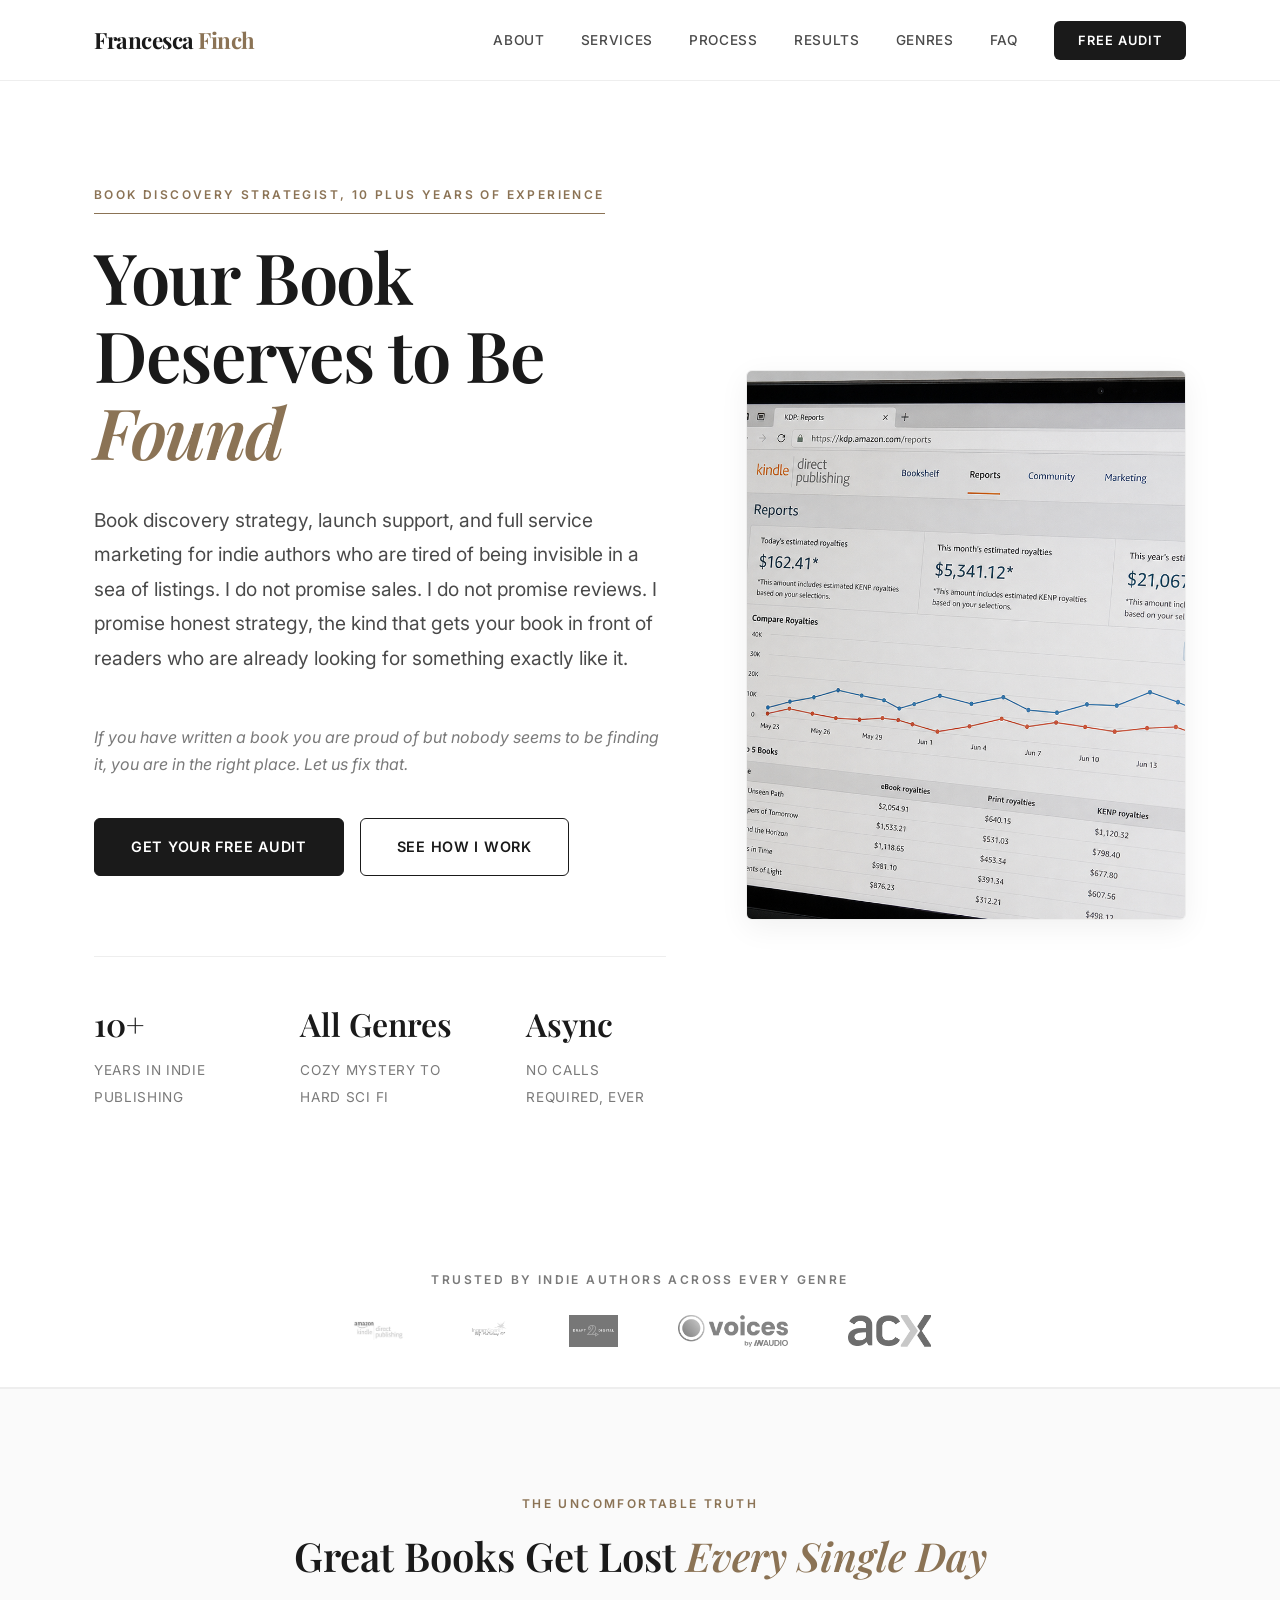
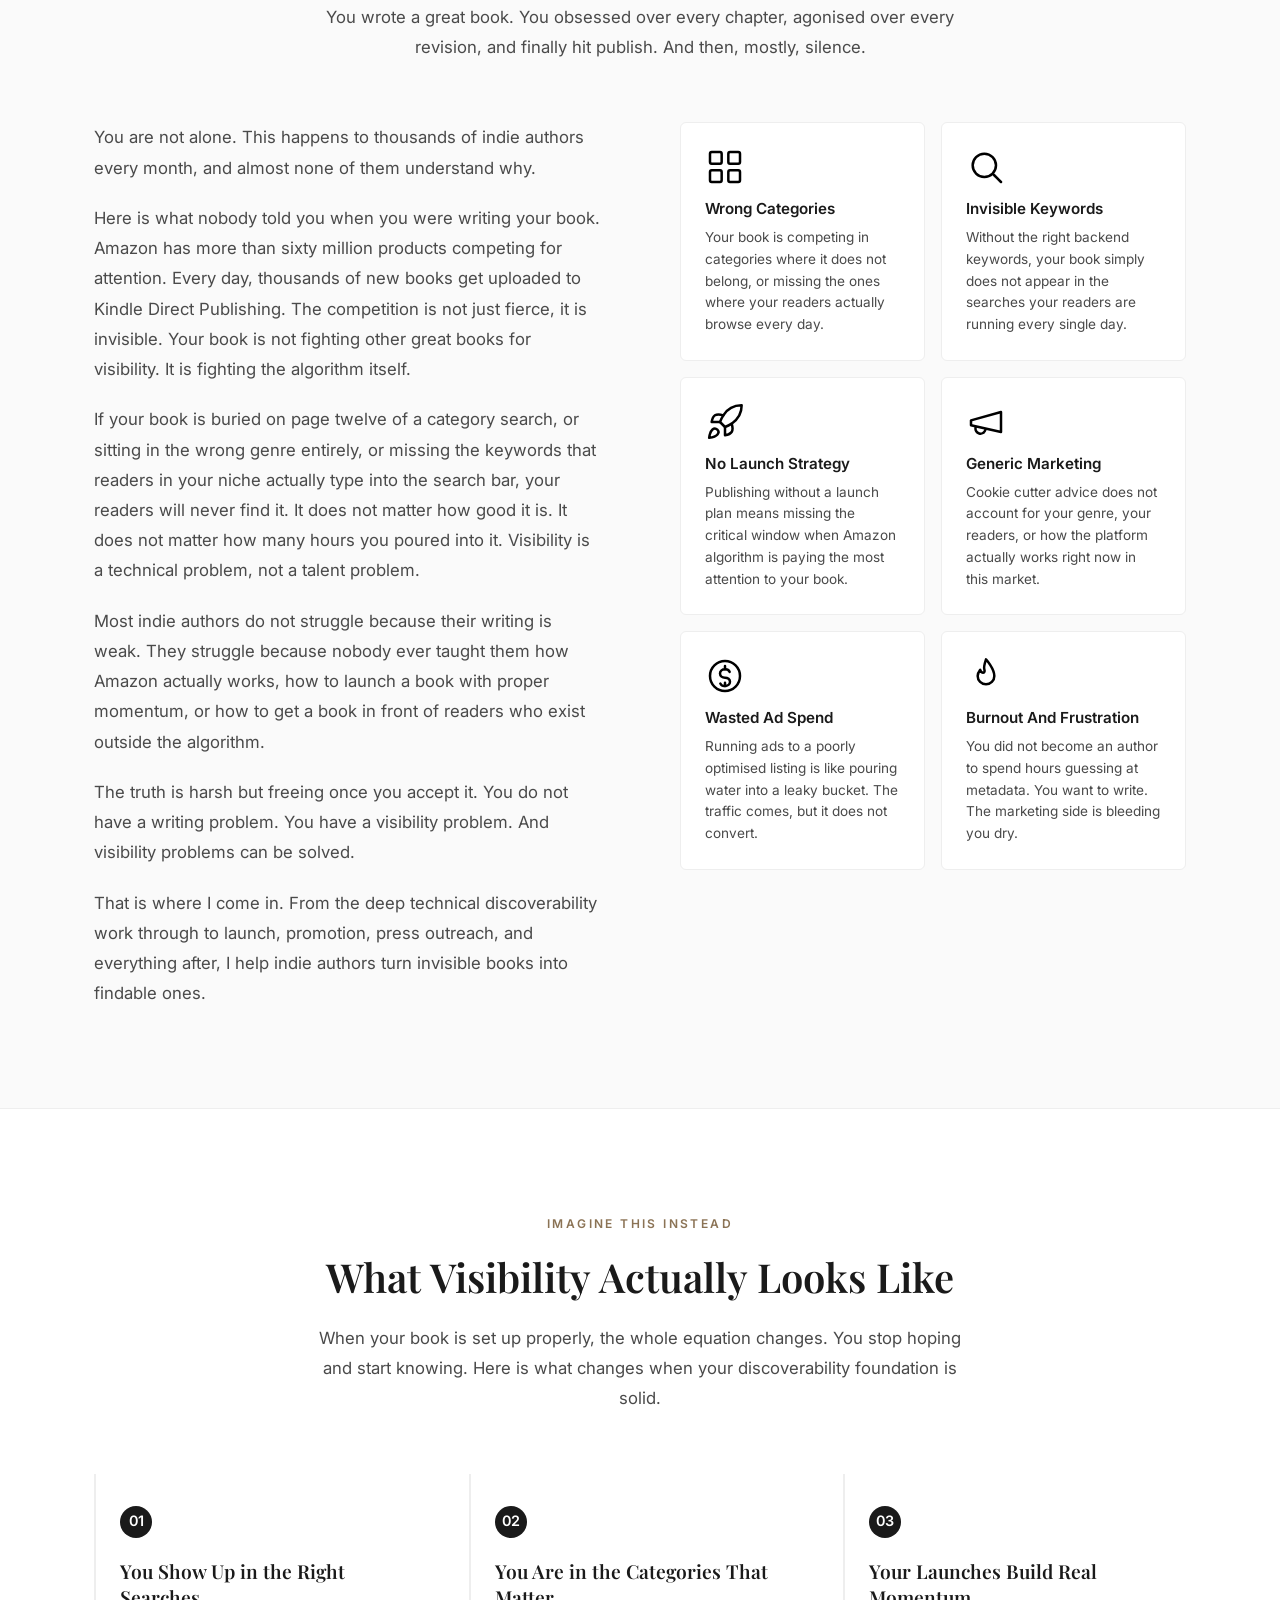
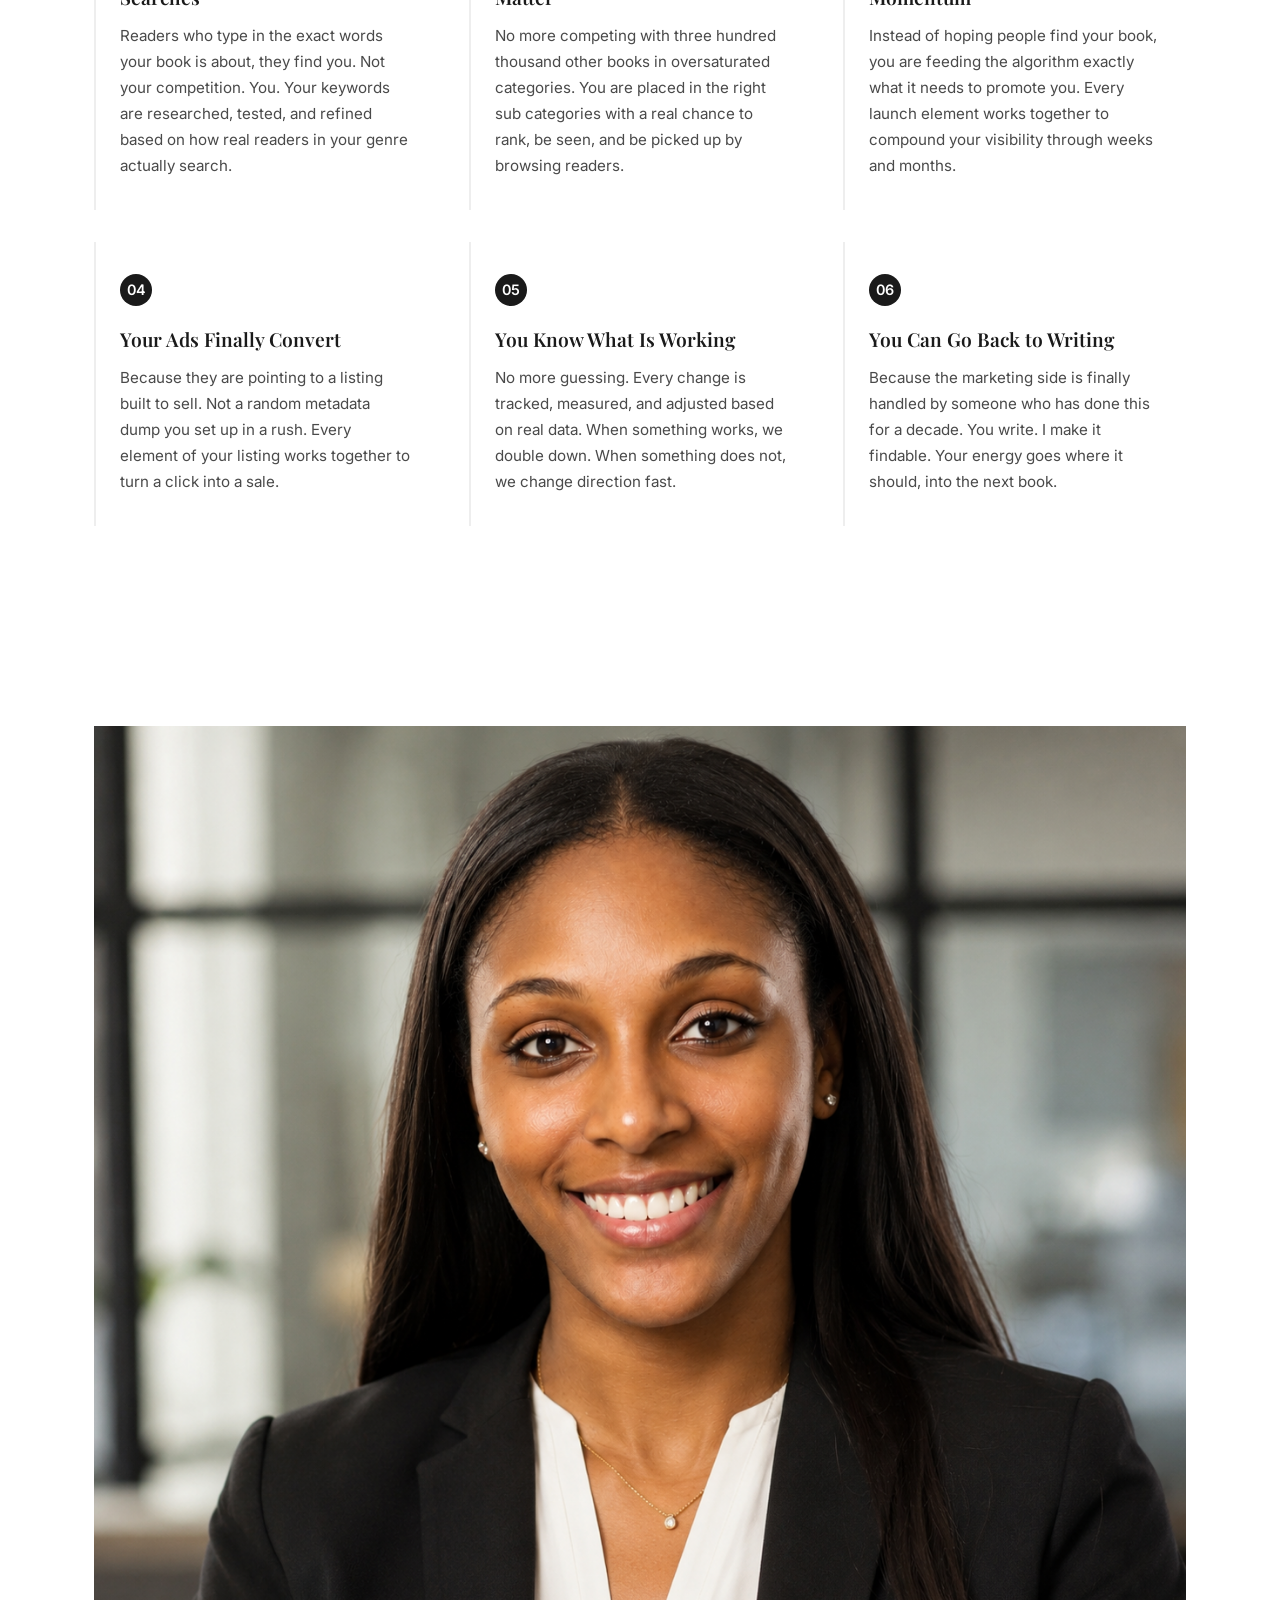
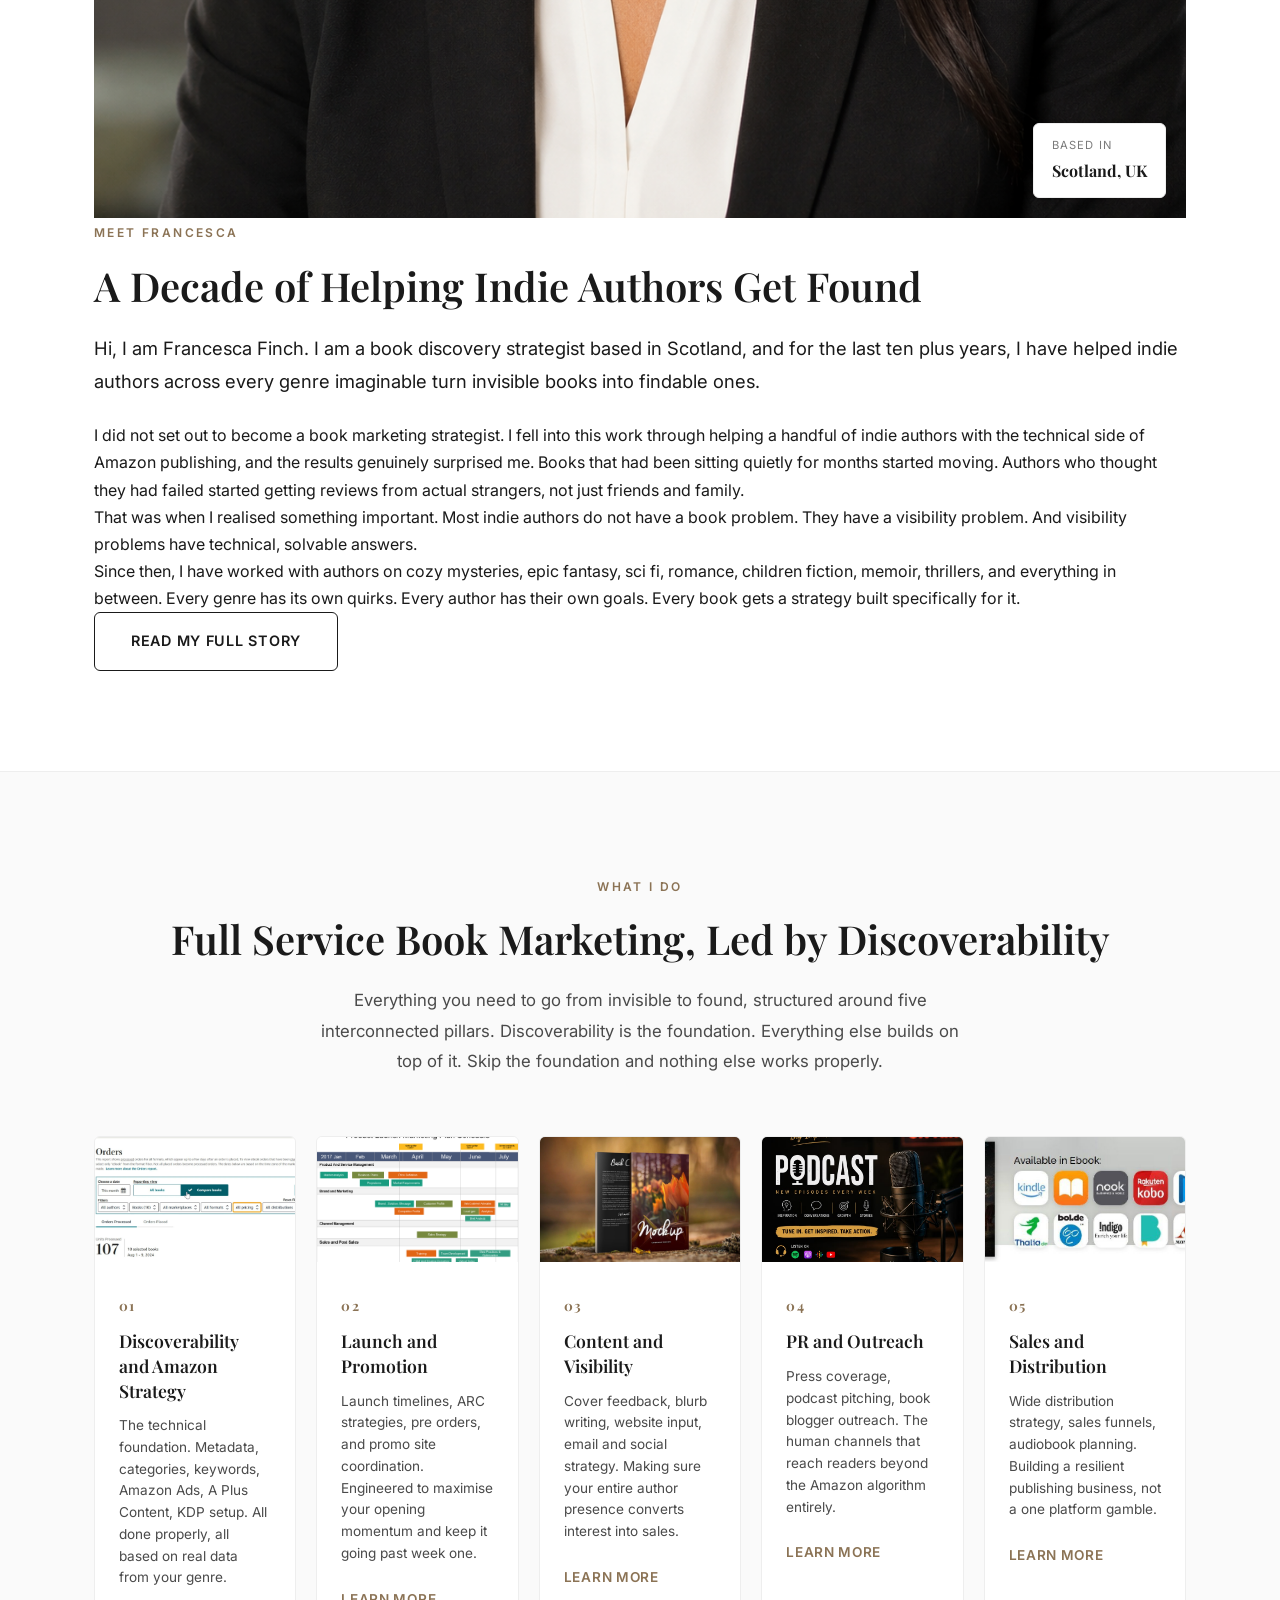
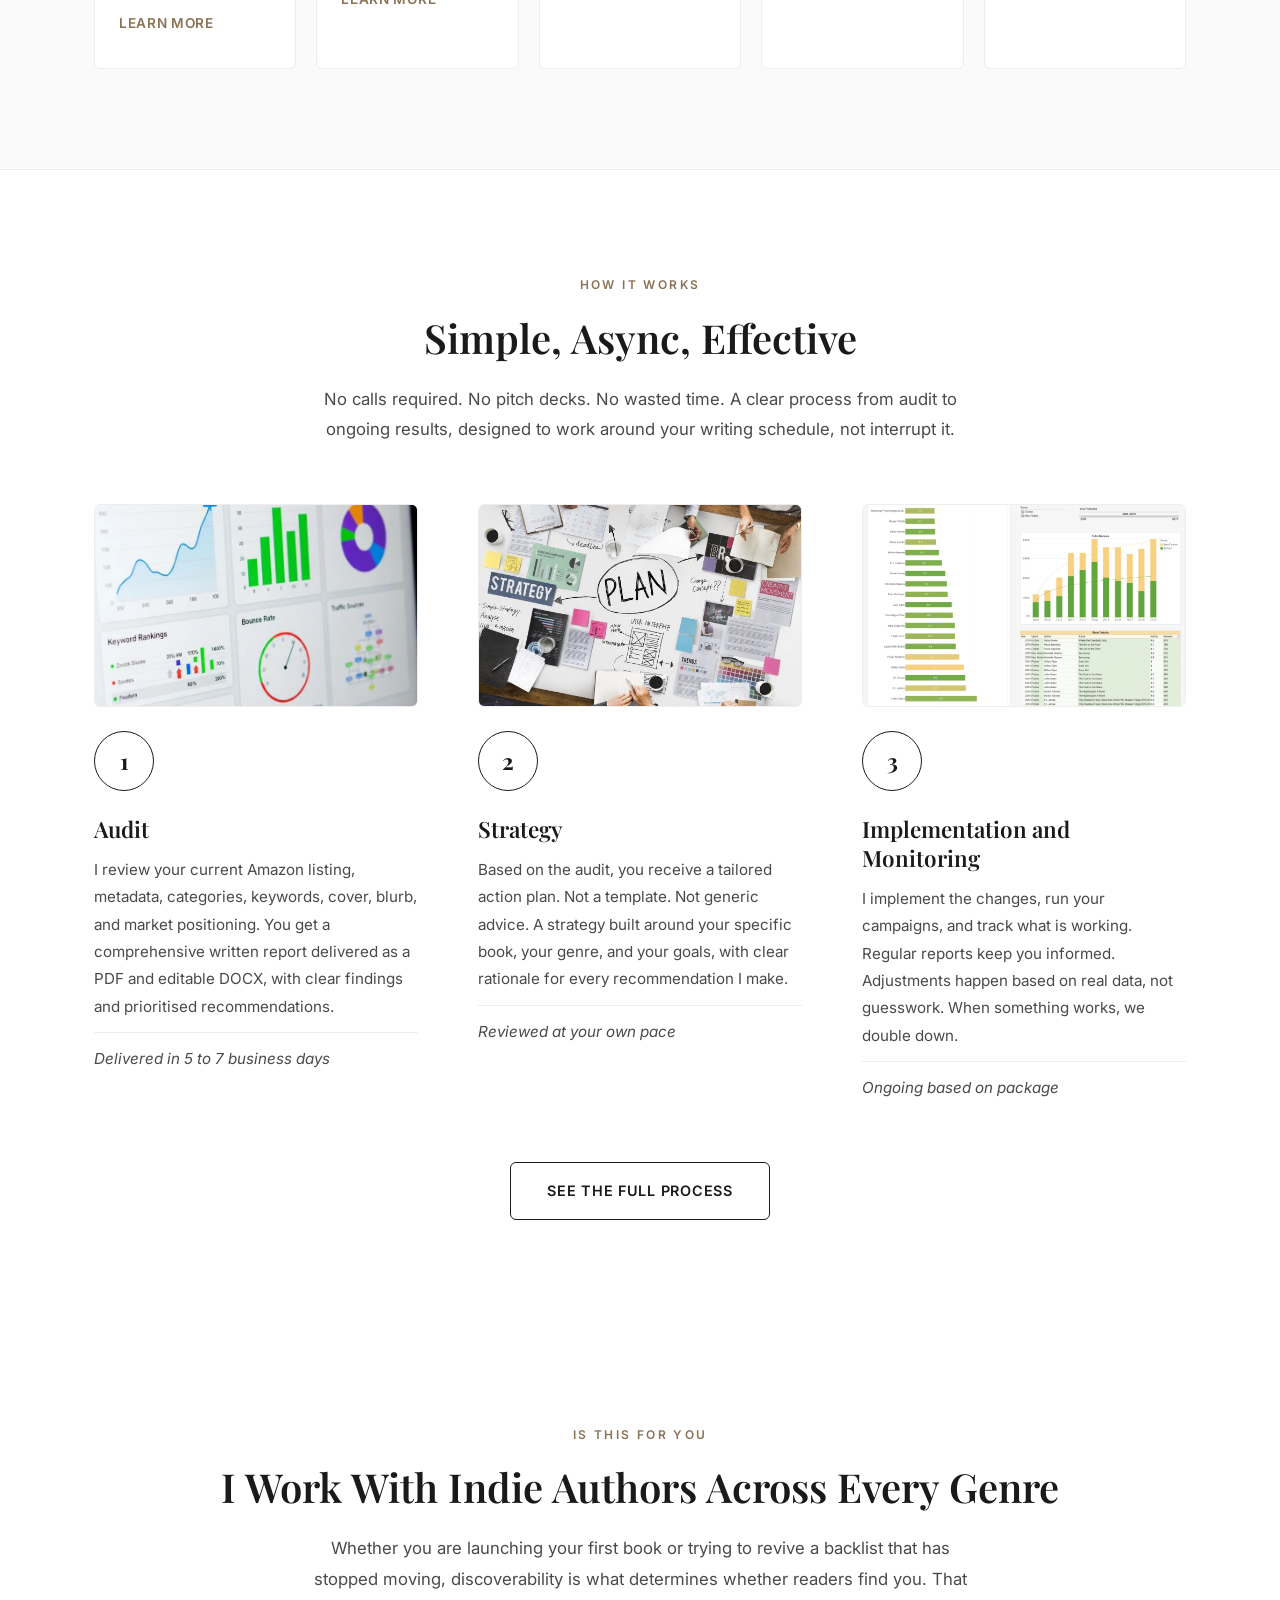
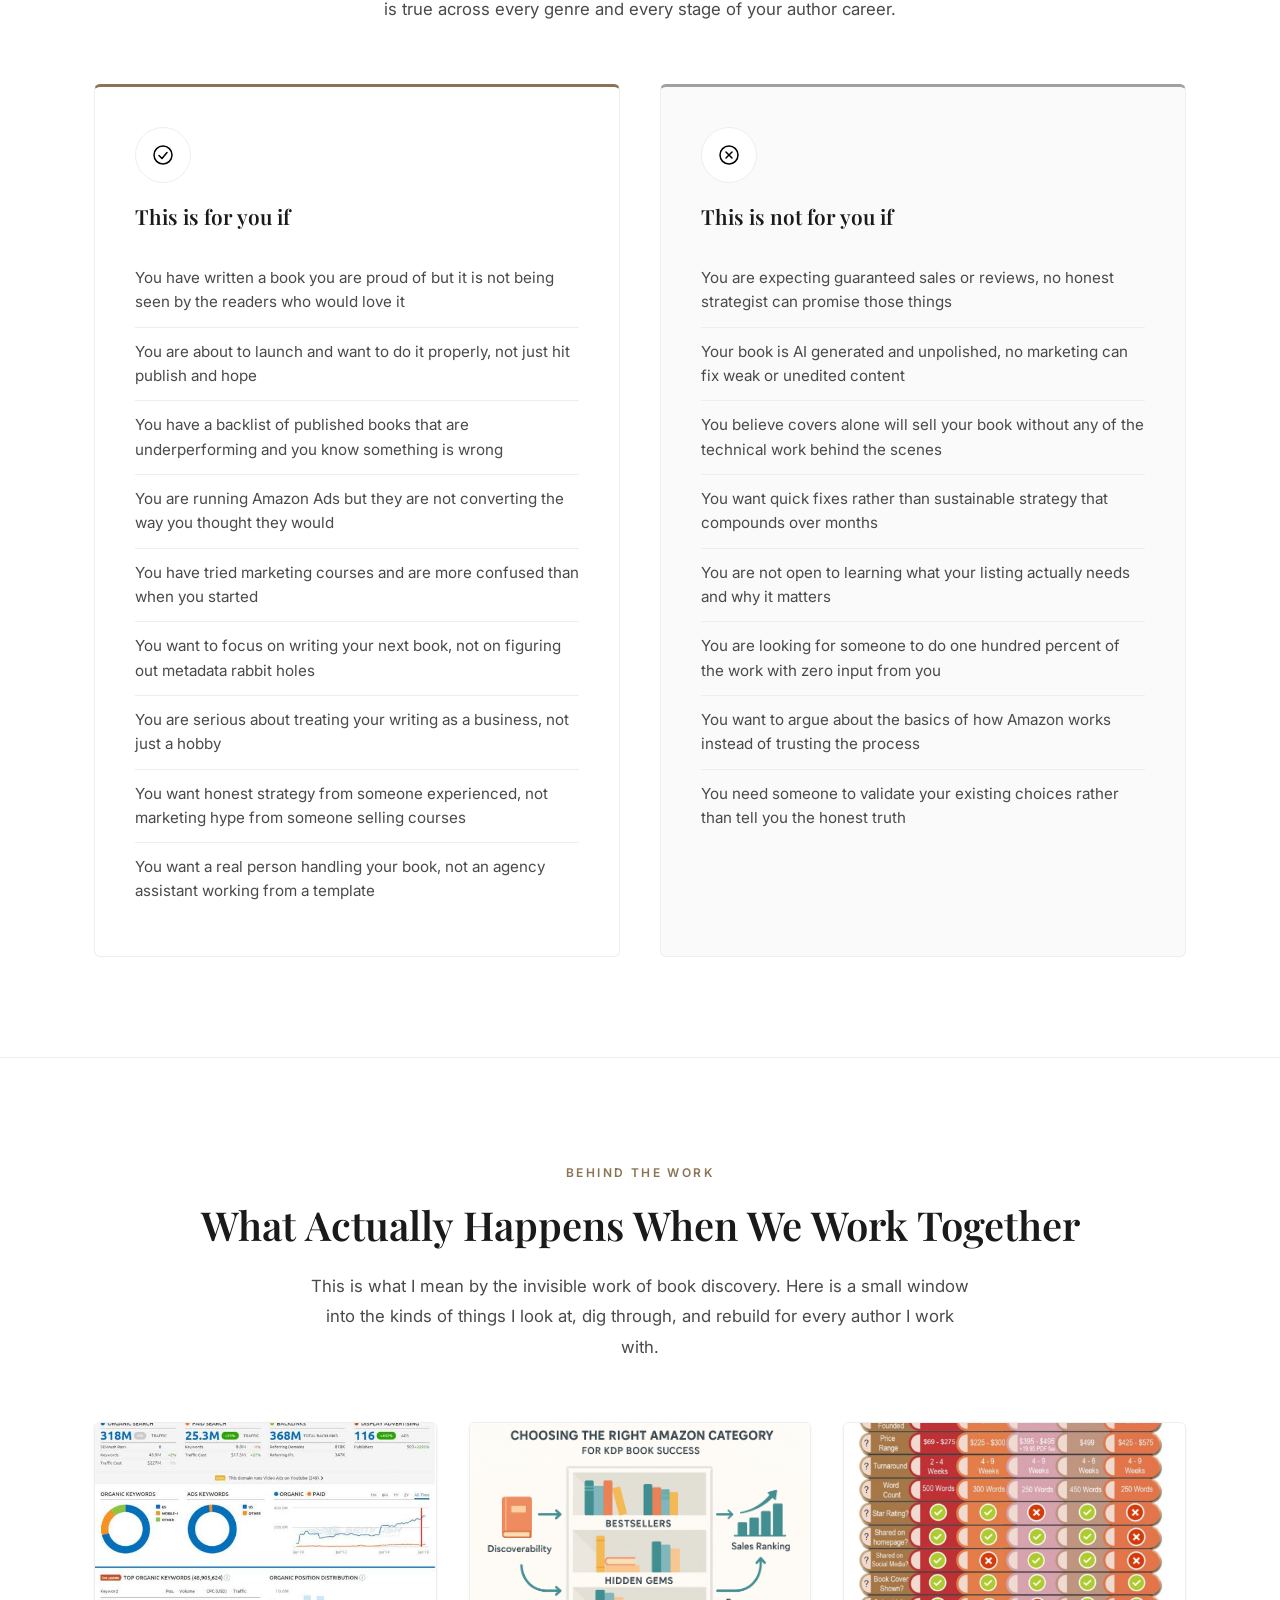
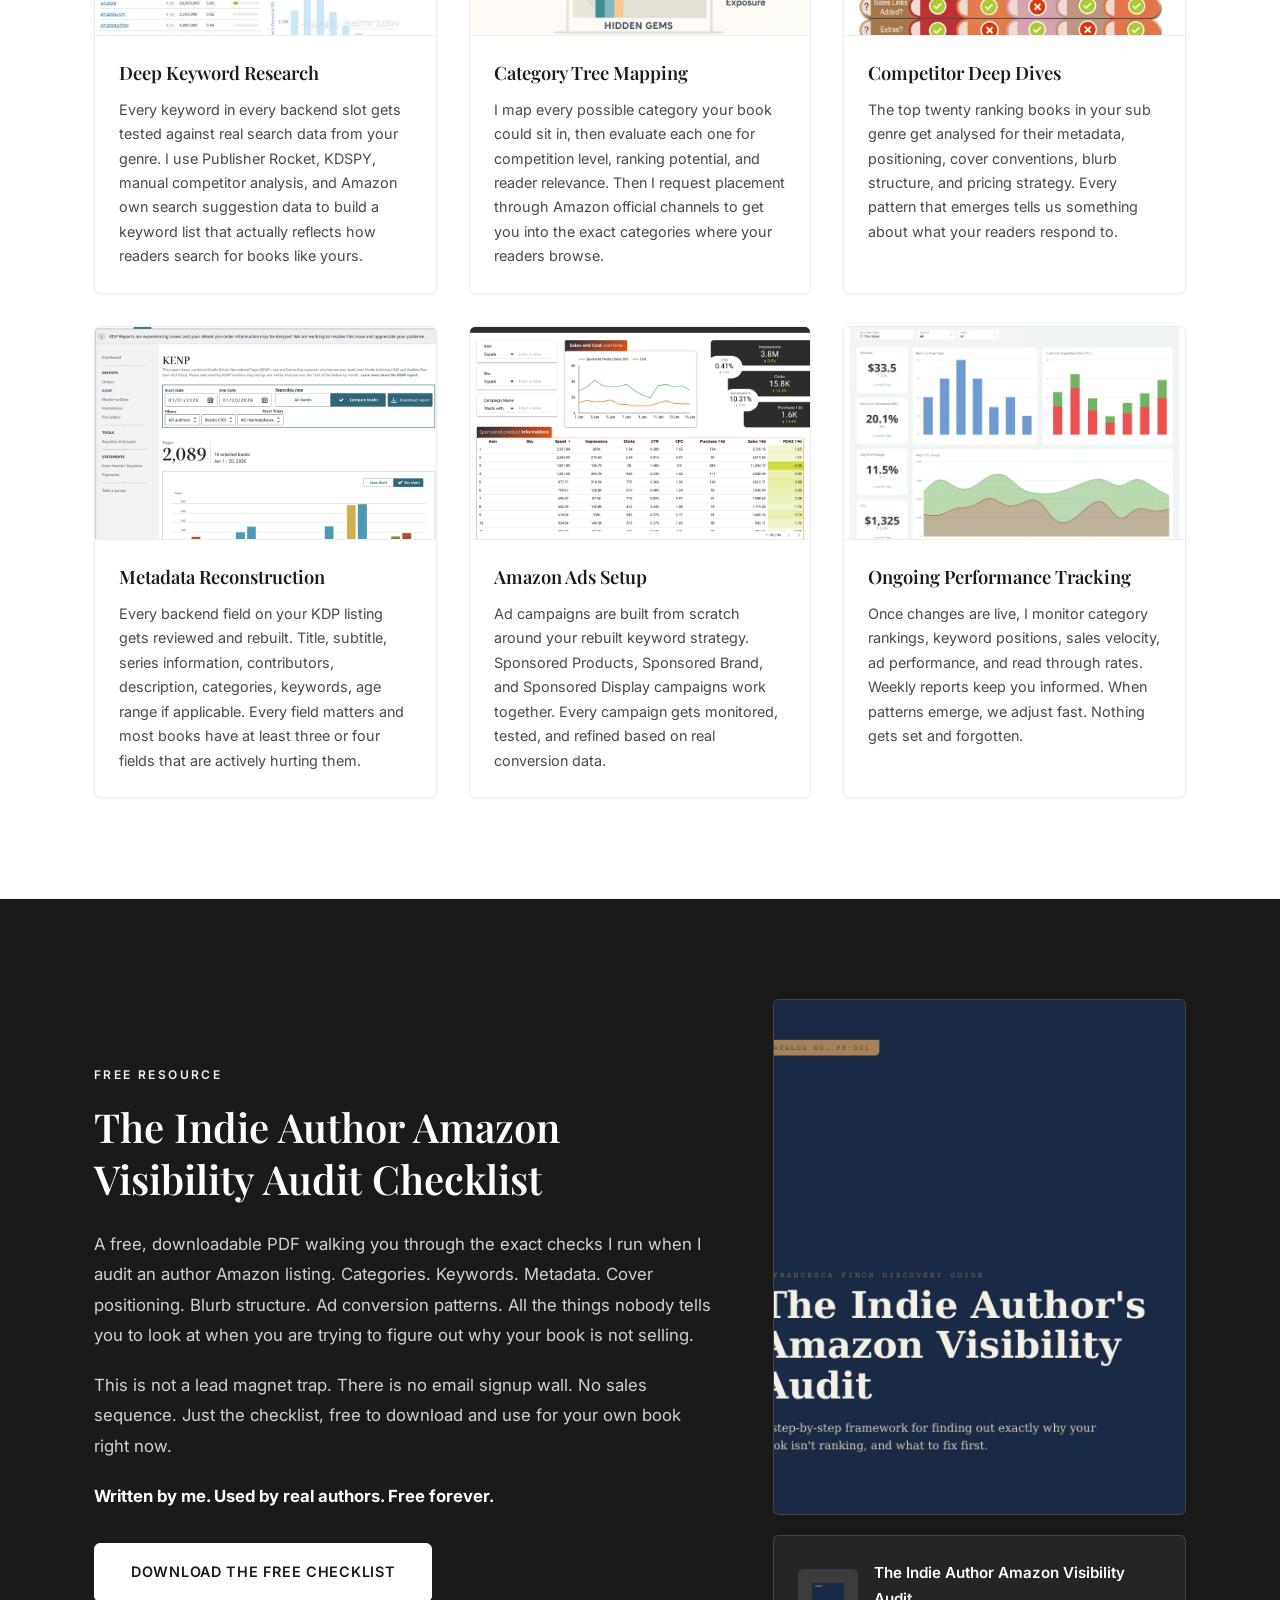
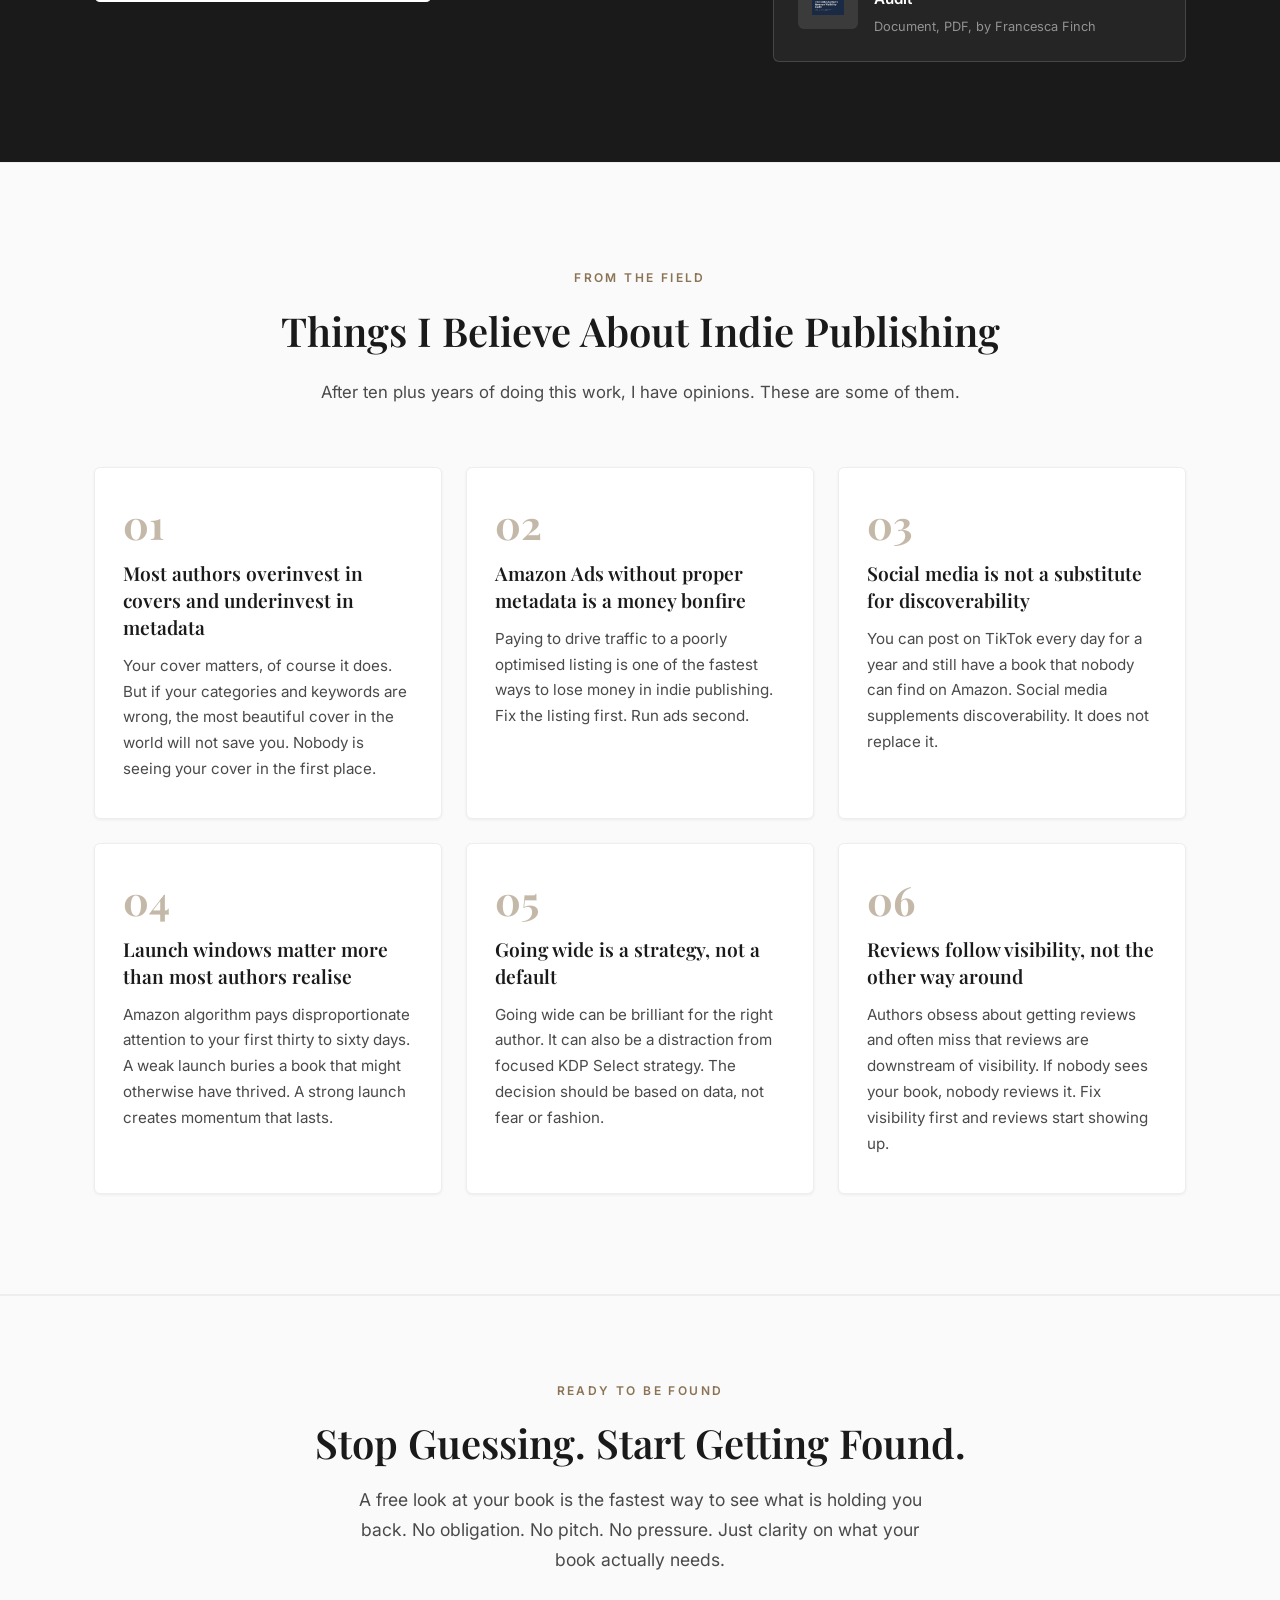
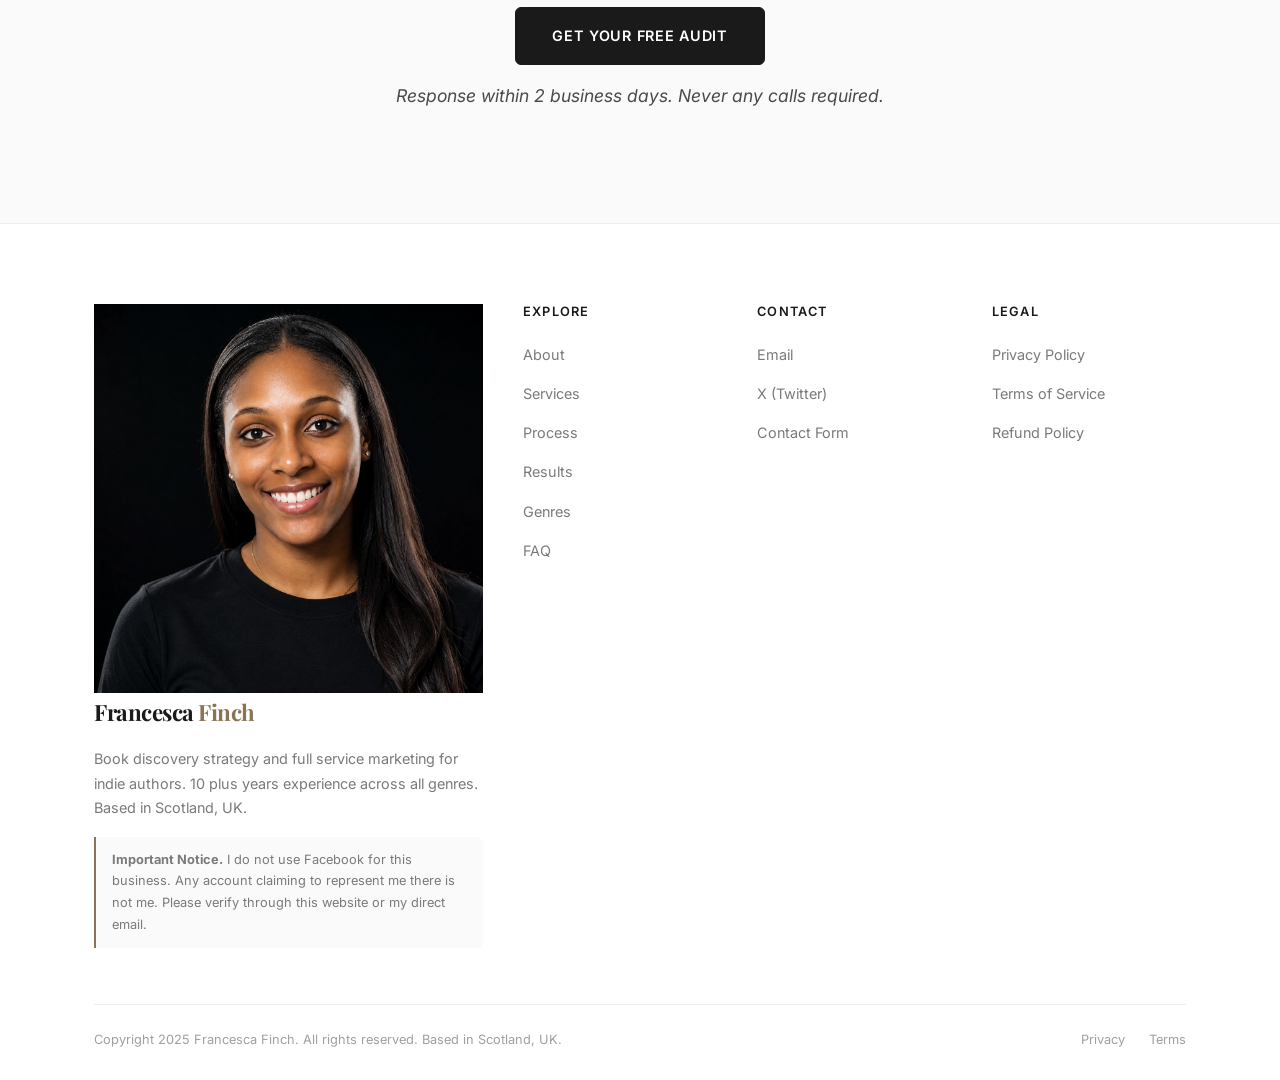
<file: index.html>
<!DOCTYPE html>
<html lang="en">
<head>
    <meta charset="UTF-8">
    <meta name="viewport" content="width=device-width, initial-scale=1.0">
    <title>Francesca Finch, Book Discovery Strategist for Indie Authors</title>
    <meta name="description" content="Book discovery strategy, launch support, and full service book marketing for indie authors. 10 plus years helping authors get found on Amazon and beyond. Based in Scotland, UK.">

    <meta property="og:title" content="Francesca Finch, Your Book Deserves to Be Found">
    <meta property="og:description" content="Book discovery strategist helping indie authors get visibility on Amazon and beyond.">
    <meta property="og:type" content="website">
    <meta property="og:image" content="francesca.png">

    <link rel="icon" type="image/x-icon" href="favicon.ico">
    <link rel="icon" type="image/png" sizes="32x32" href="favicon-32x32.png">
    <link rel="icon" type="image/png" sizes="16x16" href="favicon-16x16.png">
    <link rel="apple-touch-icon" sizes="180x180" href="apple-touch-icon.png">

    <link rel="preconnect" href="https://fonts.googleapis.com">
    <link rel="preconnect" href="https://fonts.gstatic.com" crossorigin>
    <link href="https://fonts.googleapis.com/css2?family=Playfair+Display:ital,wght@0,400;0,600;0,700;1,400&family=Inter:wght@300;400;500;600;700&display=swap" rel="stylesheet">
    <link rel="stylesheet" href="styles.css">
</head>
<body>

    <!-- ===== NAVIGATION ===== -->
    <nav class="nav" id="nav">
        <div class="container nav__inner">
            <a href="index.html" class="nav__logo">Francesca<span>Finch</span></a>
            <ul class="nav__links" id="navLinks">
                <li><a href="about.html">About</a></li>
                <li><a href="services.html">Services</a></li>
                <li><a href="process.html">Process</a></li>
                <li><a href="results.html">Results</a></li>
                <li><a href="genres.html">Genres</a></li>
                <li><a href="faq.html">FAQ</a></li>
                <li><a href="contact.html" class="nav__cta">Free Audit</a></li>
            </ul>
            <button class="nav__toggle" id="navToggle" aria-label="Toggle menu">
                <span></span><span></span><span></span>
            </button>
        </div>
    </nav>

    <!-- ===== HERO ===== -->
    <section class="hero">
        <div class="container">
            <div class="hero__grid">
                <div class="hero__content fade-in">
                    <span class="hero__label">Book Discovery Strategist, 10 Plus Years of Experience</span>
                    <h1>Your Book Deserves to Be <em>Found</em></h1>
                    <p class="hero__sub">Book discovery strategy, launch support, and full service marketing for indie authors who are tired of being invisible in a sea of listings. I do not promise sales. I do not promise reviews. I promise honest strategy, the kind that gets your book in front of readers who are already looking for something exactly like it.</p>

                    <p class="hero__sub-secondary">If you have written a book you are proud of but nobody seems to be finding it, you are in the right place. Let us fix that.</p>

                    <div class="hero__buttons">
                        <a href="contact.html" class="btn btn--primary">Get Your Free Audit</a>
                        <a href="services.html" class="btn btn--outline">See How I Work</a>
                    </div>

                    <div class="hero__trust">
                        <div class="hero__trust-item">
                            <strong>10+</strong>
                            <span>Years in indie publishing</span>
                        </div>
                        <div class="hero__trust-item">
                            <strong>All Genres</strong>
                            <span>Cozy mystery to hard sci fi</span>
                        </div>
                        <div class="hero__trust-item">
                            <strong>Async</strong>
                            <span>No calls required, ever</span>
                        </div>
                    </div>
                </div>

                <div class="hero__image fade-in">
                    <div class="hero__image-frame">
                        <img src="Books on a desk with laptop showing Amazon KDP dashboard update.png" alt="Books on a desk with laptop showing Amazon KDP dashboard" loading="lazy">
                    </div>
                </div>
            </div>
        </div>
    </section>

    <!-- ===== TRUST STRIP ===== -->
    <section class="trust-strip">
        <div class="container">
            <div class="trust-strip__inner fade-in">
                <p class="trust-strip__label">Trusted by indie authors across every genre</p>
                <div class="trust-strip__logos">
                    <div class="trust-strip__logo">
                        <img src="Amazon KDP.jpg" alt="Amazon KDP" loading="lazy">
                    </div>
                    <div class="trust-strip__logo">
                        <img src="IngramSpark.jpg" alt="IngramSpark" loading="lazy">
                    </div>
                    <div class="trust-strip__logo">
                        <img src="Draft2Digital.jpg" alt="Draft2Digital" loading="lazy">
                    </div>
                    <div class="trust-strip__logo">
                        <img src="Findaway Voices.png" alt="Findaway Voices" loading="lazy">
                    </div>
                    <div class="trust-strip__logo">
                        <img src="ACX.png" alt="ACX" loading="lazy">
                    </div>
                </div>
            </div>
        </div>
    </section>

    <!-- ===== THE PROBLEM ===== -->
    <section class="problem">
        <div class="container">
            <div class="section-header section-header--center fade-in">
                <span class="section-label">The Uncomfortable Truth</span>
                <h2 class="section-title">Great Books Get Lost <em>Every Single Day</em></h2>
                <p class="section-subtitle">You wrote a great book. You obsessed over every chapter, agonised over every revision, and finally hit publish. And then, mostly, silence.</p>
            </div>

            <div class="problem__content">
                <div class="problem__text fade-in">
                    <p>You are not alone. This happens to thousands of indie authors every month, and almost none of them understand why.</p>

                    <p>Here is what nobody told you when you were writing your book. Amazon has more than sixty million products competing for attention. Every day, thousands of new books get uploaded to Kindle Direct Publishing. The competition is not just fierce, it is invisible. Your book is not fighting other great books for visibility. It is fighting the algorithm itself.</p>

                    <p>If your book is buried on page twelve of a category search, or sitting in the wrong genre entirely, or missing the keywords that readers in your niche actually type into the search bar, your readers will never find it. It does not matter how good it is. It does not matter how many hours you poured into it. Visibility is a technical problem, not a talent problem.</p>

                    <p>Most indie authors do not struggle because their writing is weak. They struggle because nobody ever taught them how Amazon actually works, how to launch a book with proper momentum, or how to get a book in front of readers who exist outside the algorithm.</p>

                    <p>The truth is harsh but freeing once you accept it. You do not have a writing problem. You have a visibility problem. And visibility problems can be solved.</p>

                    <p>That is where I come in. From the deep technical discoverability work through to launch, promotion, press outreach, and everything after, I help indie authors turn invisible books into findable ones.</p>
                </div>

                <div class="problem__visual fade-in">
                    <div class="problem__card">
                        <div class="problem__card-icon">
                            <img src="images/icon-categories.svg" alt="" loading="lazy">
                        </div>
                        <div>
                            <h4>Wrong Categories</h4>
                            <p>Your book is competing in categories where it does not belong, or missing the ones where your readers actually browse every day.</p>
                        </div>
                    </div>

                    <div class="problem__card">
                        <div class="problem__card-icon">
                            <img src="images/icon-search.svg" alt="" loading="lazy">
                        </div>
                        <div>
                            <h4>Invisible Keywords</h4>
                            <p>Without the right backend keywords, your book simply does not appear in the searches your readers are running every single day.</p>
                        </div>
                    </div>

                    <div class="problem__card">
                        <div class="problem__card-icon">
                            <img src="images/icon-launch.svg" alt="" loading="lazy">
                        </div>
                        <div>
                            <h4>No Launch Strategy</h4>
                            <p>Publishing without a launch plan means missing the critical window when Amazon algorithm is paying the most attention to your book.</p>
                        </div>
                    </div>

                    <div class="problem__card">
                        <div class="problem__card-icon">
                            <img src="images/icon-marketing.svg" alt="" loading="lazy">
                        </div>
                        <div>
                            <h4>Generic Marketing</h4>
                            <p>Cookie cutter advice does not account for your genre, your readers, or how the platform actually works right now in this market.</p>
                        </div>
                    </div>

                    <div class="problem__card">
                        <div class="problem__card-icon">
                            <img src="images/icon-money.svg" alt="" loading="lazy">
                        </div>
                        <div>
                            <h4>Wasted Ad Spend</h4>
                            <p>Running ads to a poorly optimised listing is like pouring water into a leaky bucket. The traffic comes, but it does not convert.</p>
                        </div>
                    </div>

                    <div class="problem__card">
                        <div class="problem__card-icon">
                            <img src="images/icon-burnout.svg" alt="" loading="lazy">
                        </div>
                        <div>
                            <h4>Burnout And Frustration</h4>
                            <p>You did not become an author to spend hours guessing at metadata. You want to write. The marketing side is bleeding you dry.</p>
                        </div>
                    </div>
                </div>
            </div>
        </div>
    </section>

    <!-- ===== WHAT IF SECTION ===== -->
    <section class="what-if">
        <div class="container">
            <div class="section-header section-header--center fade-in">
                <span class="section-label">Imagine This Instead</span>
                <h2 class="section-title">What Visibility Actually Looks Like</h2>
                <p class="section-subtitle">When your book is set up properly, the whole equation changes. You stop hoping and start knowing. Here is what changes when your discoverability foundation is solid.</p>
            </div>

            <div class="what-if__grid">
                <div class="what-if__card fade-in">
                    <div class="what-if__icon">01</div>
                    <h3>You Show Up in the Right Searches</h3>
                    <p>Readers who type in the exact words your book is about, they find you. Not your competition. You. Your keywords are researched, tested, and refined based on how real readers in your genre actually search.</p>
                </div>

                <div class="what-if__card fade-in">
                    <div class="what-if__icon">02</div>
                    <h3>You Are in the Categories That Matter</h3>
                    <p>No more competing with three hundred thousand other books in oversaturated categories. You are placed in the right sub categories with a real chance to rank, be seen, and be picked up by browsing readers.</p>
                </div>

                <div class="what-if__card fade-in">
                    <div class="what-if__icon">03</div>
                    <h3>Your Launches Build Real Momentum</h3>
                    <p>Instead of hoping people find your book, you are feeding the algorithm exactly what it needs to promote you. Every launch element works together to compound your visibility through weeks and months.</p>
                </div>

                <div class="what-if__card fade-in">
                    <div class="what-if__icon">04</div>
                    <h3>Your Ads Finally Convert</h3>
                    <p>Because they are pointing to a listing built to sell. Not a random metadata dump you set up in a rush. Every element of your listing works together to turn a click into a sale.</p>
                </div>

                <div class="what-if__card fade-in">
                    <div class="what-if__icon">05</div>
                    <h3>You Know What Is Working</h3>
                    <p>No more guessing. Every change is tracked, measured, and adjusted based on real data. When something works, we double down. When something does not, we change direction fast.</p>
                </div>

                <div class="what-if__card fade-in">
                    <div class="what-if__icon">06</div>
                    <h3>You Can Go Back to Writing</h3>
                    <p>Because the marketing side is finally handled by someone who has done this for a decade. You write. I make it findable. Your energy goes where it should, into the next book.</p>
                </div>
            </div>
        </div>
    </section>

    <!-- ===== MEET FRANCESCA ===== -->
    <section class="meet-francesca">
        <div class="container">
            <div class="meet-francesca__inner fade-in">
                <div class="meet-francesca__image">
                    <img src="Francesca my picshot.png" alt="Francesca Finch, Book Discovery Strategist based in Scotland">
                    <width ="300" height="300">
                    <div class="meet-francesca__badge">
                        <span>Based in</span>
                        <strong>Scotland, UK</strong>
                    </div>
                </div>

                <div class="meet-francesca__content">
                    <span class="section-label">Meet Francesca</span>
                    <h2 class="section-title">A Decade of Helping Indie Authors Get Found</h2>
                    <p class="lead">Hi, I am Francesca Finch. I am a book discovery strategist based in Scotland, and for the last ten plus years, I have helped indie authors across every genre imaginable turn invisible books into findable ones.</p>
                    <p>I did not set out to become a book marketing strategist. I fell into this work through helping a handful of indie authors with the technical side of Amazon publishing, and the results genuinely surprised me. Books that had been sitting quietly for months started moving. Authors who thought they had failed started getting reviews from actual strangers, not just friends and family.</p>
                    <p>That was when I realised something important. Most indie authors do not have a book problem. They have a visibility problem. And visibility problems have technical, solvable answers.</p>
                    <p>Since then, I have worked with authors on cozy mysteries, epic fantasy, sci fi, romance, children fiction, memoir, thrillers, and everything in between. Every genre has its own quirks. Every author has their own goals. Every book gets a strategy built specifically for it.</p>
                    <a href="about.html" class="btn btn--outline">Read My Full Story</a>
                </div>
            </div>
        </div>
    </section>

    <!-- ===== SERVICE PILLARS ===== -->
    <section class="pillars">
        <div class="container">
            <div class="section-header section-header--center fade-in">
                <span class="section-label">What I Do</span>
                <h2 class="section-title">Full Service Book Marketing, Led by Discoverability</h2>
                <p class="section-subtitle">Everything you need to go from invisible to found, structured around five interconnected pillars. Discoverability is the foundation. Everything else builds on top of it. Skip the foundation and nothing else works properly.</p>
            </div>

            <div class="pillars__grid">
                <div class="pillar fade-in">
                    <div class="pillar__image">
                        <img src="Amazon KDP dashboard showing book metadata and categories.jpg" alt="Amazon KDP dashboard showing book metadata and categories" loading="lazy">
                    </div>
                    <div class="pillar__content">
                        <span class="pillar__number">01</span>
                        <h3>Discoverability and Amazon Strategy</h3>
                        <p>The technical foundation. Metadata, categories, keywords, Amazon Ads, A Plus Content, KDP setup. All done properly, all based on real data from your genre.</p>
                        <a href="services.html#discoverability" class="pillar__link">Learn more</a>
                    </div>
                </div>

                <div class="pillar fade-in">
                    <div class="pillar__image">
                        <img src="Calendar and launch timeline planning documents.png" alt="Calendar and launch timeline planning documents" loading="lazy">
                    </div>
                    <div class="pillar__content">
                        <span class="pillar__number">02</span>
                        <h3>Launch and Promotion</h3>
                        <p>Launch timelines, ARC strategies, pre orders, and promo site coordination. Engineered to maximise your opening momentum and keep it going past week one.</p>
                        <a href="services.html#launch" class="pillar__link">Learn more</a>
                    </div>
                </div>

                <div class="pillar fade-in">
                    <div class="pillar__image">
                        <img src="Book cover mockups and blurb writing materials.jpg" alt="Book cover mockups and blurb writing on desk" loading="lazy">
                    </div>
                    <div class="pillar__content">
                        <span class="pillar__number">03</span>
                        <h3>Content and Visibility</h3>
                        <p>Cover feedback, blurb writing, website input, email and social strategy. Making sure your entire author presence converts interest into sales.</p>
                        <a href="services.html#content" class="pillar__link">Learn more</a>
                    </div>
                </div>

                <div class="pillar fade-in">
                    <div class="pillar__image">
                        <img src="Podcast microphone and press coverage documents.jpg" alt="Podcast microphone and press coverage materials" loading="lazy">
                    </div>
                    <div class="pillar__content">
                        <span class="pillar__number">04</span>
                        <h3>PR and Outreach</h3>
                        <p>Press coverage, podcast pitching, book blogger outreach. The human channels that reach readers beyond the Amazon algorithm entirely.</p>
                        <a href="services.html#pr" class="pillar__link">Learn more</a>
                    </div>
                </div>

                <div class="pillar fade-in">
                    <div class="pillar__image">
                        <img src="Multiple book formats and distribution platforms.jpg" alt="Multiple book formats including paperback, ebook, and audiobook" loading="lazy">
                    </div>
                    <div class="pillar__content">
                        <span class="pillar__number">05</span>
                        <h3>Sales and Distribution</h3>
                        <p>Wide distribution strategy, sales funnels, audiobook planning. Building a resilient publishing business, not a one platform gamble.</p>
                        <a href="services.html#distribution" class="pillar__link">Learn more</a>
                    </div>
                </div>
            </div>
        </div>
    </section>

    <!-- ===== HOW IT WORKS ===== -->
    <section class="process-preview">
        <div class="container">
            <div class="section-header section-header--center fade-in">
                <span class="section-label">How It Works</span>
                <h2 class="section-title">Simple, Async, Effective</h2>
                <p class="section-subtitle">No calls required. No pitch decks. No wasted time. A clear process from audit to ongoing results, designed to work around your writing schedule, not interrupt it.</p>
            </div>

            <div class="process__steps">
                <div class="process__step fade-in">
                    <div class="process__step-image">
                        <img src="Detailed audit report on laptop screen.jpg" alt="Detailed audit report on laptop screen" loading="lazy">
                    </div>
                    <div class="process__number">1</div>
                    <h3>Audit</h3>
                    <p>I review your current Amazon listing, metadata, categories, keywords, cover, blurb, and market positioning. You get a comprehensive written report delivered as a PDF and editable DOCX, with clear findings and prioritised recommendations.</p>
                    <p class="process__step-meta">Delivered in 5 to 7 business days</p>
                </div>

                <div class="process__step fade-in">
                    <div class="process__step-image">
                        <img src="Strategy planning documents and sticky notes.jpg" alt="Strategy planning documents and sticky notes" loading="lazy">
                    </div>
                    <div class="process__number">2</div>
                    <h3>Strategy</h3>
                    <p>Based on the audit, you receive a tailored action plan. Not a template. Not generic advice. A strategy built around your specific book, your genre, and your goals, with clear rationale for every recommendation I make.</p>
                    <p class="process__step-meta">Reviewed at your own pace</p>
                </div>

                <div class="process__step fade-in">
                    <div class="process__step-image">
                        <img src="Charts and analytics showing book performance metrics.webp" alt="Charts and analytics showing book performance metrics" loading="lazy">
                    </div>
                    <div class="process__number">3</div>
                    <h3>Implementation and Monitoring</h3>
                    <p>I implement the changes, run your campaigns, and track what is working. Regular reports keep you informed. Adjustments happen based on real data, not guesswork. When something works, we double down.</p>
                    <p class="process__step-meta">Ongoing based on package</p>
                </div>
            </div>

            <div class="process-preview__cta fade-in">
                <a href="process.html" class="btn btn--outline">See The Full Process</a>
            </div>
        </div>
    </section>

    <!-- ===== WHO THIS IS FOR ===== -->
    <section class="who">
        <div class="container">
            <div class="section-header section-header--center fade-in">
                <span class="section-label">Is This For You</span>
                <h2 class="section-title">I Work With Indie Authors Across Every Genre</h2>
                <p class="section-subtitle">Whether you are launching your first book or trying to revive a backlist that has stopped moving, discoverability is what determines whether readers find you. That is true across every genre and every stage of your author career.</p>
            </div>

            <div class="who__grid">
                <div class="who__col who__col--yes fade-in">
                    <div class="who__icon">
                        <img src="images/icon-check.svg" alt="" loading="lazy">
                    </div>
                    <h3>This is for you if</h3>
                    <ul>
                        <li>You have written a book you are proud of but it is not being seen by the readers who would love it</li>
                        <li>You are about to launch and want to do it properly, not just hit publish and hope</li>
                        <li>You have a backlist of published books that are underperforming and you know something is wrong</li>
                        <li>You are running Amazon Ads but they are not converting the way you thought they would</li>
                        <li>You have tried marketing courses and are more confused than when you started</li>
                        <li>You want to focus on writing your next book, not on figuring out metadata rabbit holes</li>
                        <li>You are serious about treating your writing as a business, not just a hobby</li>
                        <li>You want honest strategy from someone experienced, not marketing hype from someone selling courses</li>
                        <li>You want a real person handling your book, not an agency assistant working from a template</li>
                    </ul>
                </div>

                <div class="who__col who__col--no fade-in">
                    <div class="who__icon">
                        <img src="images/icon-cross.svg" alt="" loading="lazy">
                    </div>
                    <h3>This is not for you if</h3>
                    <ul>
                        <li>You are expecting guaranteed sales or reviews, no honest strategist can promise those things</li>
                        <li>Your book is AI generated and unpolished, no marketing can fix weak or unedited content</li>
                        <li>You believe covers alone will sell your book without any of the technical work behind the scenes</li>
                        <li>You want quick fixes rather than sustainable strategy that compounds over months</li>
                        <li>You are not open to learning what your listing actually needs and why it matters</li>
                        <li>You are looking for someone to do one hundred percent of the work with zero input from you</li>
                        <li>You want to argue about the basics of how Amazon works instead of trusting the process</li>
                        <li>You need someone to validate your existing choices rather than tell you the honest truth</li>
                    </ul>
                </div>
            </div>
        </div>
    </section>

    <!-- ===== BEHIND THE WORK ===== -->
    <section class="behind-work">
        <div class="container">
            <div class="section-header section-header--center fade-in">
                <span class="section-label">Behind The Work</span>
                <h2 class="section-title">What Actually Happens When We Work Together</h2>
                <p class="section-subtitle">This is what I mean by the invisible work of book discovery. Here is a small window into the kinds of things I look at, dig through, and rebuild for every author I work with.</p>
            </div>

            <div class="behind-work__grid">
                <div class="behind-work__item fade-in">
                    <div class="behind-work__image">
                        <img src="Keyword research spreadsheet with data and search terms.jpeg" alt="Keyword research spreadsheet with data and search terms" loading="lazy">
                    </div>
                    <h4>Deep Keyword Research</h4>
                    <p>Every keyword in every backend slot gets tested against real search data from your genre. I use Publisher Rocket, KDSPY, manual competitor analysis, and Amazon own search suggestion data to build a keyword list that actually reflects how readers search for books like yours.</p>
                </div>

                <div class="behind-work__item fade-in">
                    <div class="behind-work__image">
                        <img src="Category tree diagram showing Amazon book categories.png" alt="Category tree diagram showing Amazon book categories" loading="lazy">
                    </div>
                    <h4>Category Tree Mapping</h4>
                    <p>I map every possible category your book could sit in, then evaluate each one for competition level, ranking potential, and reader relevance. Then I request placement through Amazon official channels to get you into the exact categories where your readers browse.</p>
                </div>

                <div class="behind-work__item fade-in">
                    <div class="behind-work__image">
                        <img src="Competitor books comparison chart.jpg" alt="Competitor books comparison chart" loading="lazy">
                    </div>
                    <h4>Competitor Deep Dives</h4>
                    <p>The top twenty ranking books in your sub genre get analysed for their metadata, positioning, cover conventions, blurb structure, and pricing strategy. Every pattern that emerges tells us something about what your readers respond to.</p>
                </div>

                <div class="behind-work__item fade-in">
                    <div class="behind-work__image">
                        <img src="KDP metadata fields being edited.png" alt="KDP metadata fields being edited" loading="lazy">
                    </div>
                    <h4>Metadata Reconstruction</h4>
                    <p>Every backend field on your KDP listing gets reviewed and rebuilt. Title, subtitle, series information, contributors, description, categories, keywords, age range if applicable. Every field matters and most books have at least three or four fields that are actively hurting them.</p>
                </div>

                <div class="behind-work__item fade-in">
                    <div class="behind-work__image">
                        <img src="Amazon Ads dashboard with campaign performance data.png" alt="Amazon Ads dashboard with campaign performance data" loading="lazy">
                    </div>
                    <h4>Amazon Ads Setup</h4>
                    <p>Ad campaigns are built from scratch around your rebuilt keyword strategy. Sponsored Products, Sponsored Brand, and Sponsored Display campaigns work together. Every campaign gets monitored, tested, and refined based on real conversion data.</p>
                </div>

                <div class="behind-work__item fade-in">
                    <div class="behind-work__image">
                        <img src="Performance tracking dashboard with graphs.avif" alt="Performance tracking dashboard with graphs" loading="lazy">
                    </div>
                    <h4>Ongoing Performance Tracking</h4>
                    <p>Once changes are live, I monitor category rankings, keyword positions, sales velocity, ad performance, and read through rates. Weekly reports keep you informed. When patterns emerge, we adjust fast. Nothing gets set and forgotten.</p>
                </div>
            </div>
        </div>
    </section>

    <!-- ===== LEAD MAGNET ===== -->
    <section class="lead-magnet">
        <div class="container">
            <div class="lead-magnet__inner fade-in">
                <div class="lead-magnet__content">
                    <span class="section-label">Free Resource</span>
                    <h2 class="section-title" style="color: var(--white);">The Indie Author Amazon Visibility Audit Checklist</h2>
                    <p>A free, downloadable PDF walking you through the exact checks I run when I audit an author Amazon listing. Categories. Keywords. Metadata. Cover positioning. Blurb structure. Ad conversion patterns. All the things nobody tells you to look at when you are trying to figure out why your book is not selling.</p>
                    <p>This is not a lead magnet trap. There is no email signup wall. No sales sequence. Just the checklist, free to download and use for your own book right now.</p>
                    <p><strong>Written by me. Used by real authors. Free forever.</strong></p>
                    <a href="The Indie Author's Amazon Visibility Audit - Francesca Finch.pdf" class="btn btn--primary" download>Download the Free Checklist</a>
                </div>

                <div class="lead-magnet__visual">
                    <div class="lead-magnet__preview">
                        <img src="Screenshot 2026-08-03 211518.png" alt="Preview of the Indie Author Amazon Visibility Audit PDF">
                    </div>
                    <div class="lead-magnet__file">
                        <div class="lead-magnet__file-icon">
                            <img src="Screenshot 2026-08-03 211518.svg" alt="PDF file" loading="lazy">
                        </div>
                        <div>
                            <div class="lead-magnet__file-name">The Indie Author Amazon Visibility Audit</div>
                            <div class="lead-magnet__file-meta">Document, PDF, by Francesca Finch</div>
                        </div>
                    </div>
                </div>
            </div>
        </div>
    </section>

    <!-- ===== FROM THE FIELD ===== -->
    <section class="from-field">
        <div class="container">
            <div class="section-header section-header--center fade-in">
                <span class="section-label">From The Field</span>
                <h2 class="section-title">Things I Believe About Indie Publishing</h2>
                <p class="section-subtitle">After ten plus years of doing this work, I have opinions. These are some of them.</p>
            </div>

            <div class="from-field__grid">
                <div class="from-field__card fade-in">
                    <div class="from-field__number">01</div>
                    <h4>Most authors overinvest in covers and underinvest in metadata</h4>
                    <p>Your cover matters, of course it does. But if your categories and keywords are wrong, the most beautiful cover in the world will not save you. Nobody is seeing your cover in the first place.</p>
                </div>

                <div class="from-field__card fade-in">
                    <div class="from-field__number">02</div>
                    <h4>Amazon Ads without proper metadata is a money bonfire</h4>
                    <p>Paying to drive traffic to a poorly optimised listing is one of the fastest ways to lose money in indie publishing. Fix the listing first. Run ads second.</p>
                </div>

                <div class="from-field__card fade-in">
                    <div class="from-field__number">03</div>
                    <h4>Social media is not a substitute for discoverability</h4>
                    <p>You can post on TikTok every day for a year and still have a book that nobody can find on Amazon. Social media supplements discoverability. It does not replace it.</p>
                </div>

                <div class="from-field__card fade-in">
                    <div class="from-field__number">04</div>
                    <h4>Launch windows matter more than most authors realise</h4>
                    <p>Amazon algorithm pays disproportionate attention to your first thirty to sixty days. A weak launch buries a book that might otherwise have thrived. A strong launch creates momentum that lasts.</p>
                </div>

                <div class="from-field__card fade-in">
                    <div class="from-field__number">05</div>
                    <h4>Going wide is a strategy, not a default</h4>
                    <p>Going wide can be brilliant for the right author. It can also be a distraction from focused KDP Select strategy. The decision should be based on data, not fear or fashion.</p>
                </div>

                <div class="from-field__card fade-in">
                    <div class="from-field__number">06</div>
                    <h4>Reviews follow visibility, not the other way around</h4>
                    <p>Authors obsess about getting reviews and often miss that reviews are downstream of visibility. If nobody sees your book, nobody reviews it. Fix visibility first and reviews start showing up.</p>
                </div>
            </div>
        </div>
    </section>

    <!-- ===== CLOSING CTA ===== -->
    <section class="cta-section">
        <div class="container fade-in">
            <span class="section-label" style="color: var(--accent);">Ready to Be Found</span>
            <h2>Stop Guessing. Start Getting Found.</h2>
            <p>A free look at your book is the fastest way to see what is holding you back. No obligation. No pitch. No pressure. Just clarity on what your book actually needs.</p>
            <a href="contact.html" class="btn btn--primary">Get Your Free Audit</a>
            <p class="cta-section__note">Response within 2 business days. Never any calls required.</p>
        </div>
    </section>

    <!-- ===== FOOTER ===== -->
    <footer class="footer">
        <div class="container">
            <div class="footer__inner">
                <div class="footer__brand">
                    <div class="footer__brand-header">
                        <img src="francesca.png" alt="Francesca Finch" class="footer__brand-photo">
                        <a href="index.html" class="nav__logo">Francesca<span>Finch</span></a>
                    </div>
                    <p>Book discovery strategy and full service marketing for indie authors. 10 plus years experience across all genres. Based in Scotland, UK.</p>
                    <p class="footer__notice"><strong>Important Notice.</strong> I do not use Facebook for this business. Any account claiming to represent me there is not me. Please verify through this website or my direct email.</p>
                </div>

                <div>
                    <h4>Explore</h4>
                    <ul>
                        <li><a href="about.html">About</a></li>
                        <li><a href="services.html">Services</a></li>
                        <li><a href="process.html">Process</a></li>
                        <li><a href="results.html">Results</a></li>
                        <li><a href="genres.html">Genres</a></li>
                        <li><a href="faq.html">FAQ</a></li>
                    </ul>
                </div>

                <div>
                    <h4>Contact</h4>
                    <ul>
                        <li><a href="mailto: hello@francescafinch.com">Email</a></li>
                        <li><a href="https://x.com/francescafinchb" target="_blank" rel="noopener">X (Twitter)</a></li>
                        <li><a href="contact.html">Contact Form</a></li>
                    </ul>
                </div>

                <div>
                    <h4>Legal</h4>
                    <ul>
                        <li><a href="privacy.html">Privacy Policy</a></li>
                        <li><a href="terms.html">Terms of Service</a></li>
                        <li><a href="refund.html">Refund Policy</a></li>
                    </ul>
                </div>
            </div>

            <div class="footer__bottom">
                <p>Copyright 2025 Francesca Finch. All rights reserved. Based in Scotland, UK.</p>
                <div>
                    <a href="privacy.html">Privacy</a>
                    <a href="terms.html">Terms</a>
                </div>
            </div>
        </div>
    </footer>

    <script src="script.js"></script>

</body>
</html>
</file>
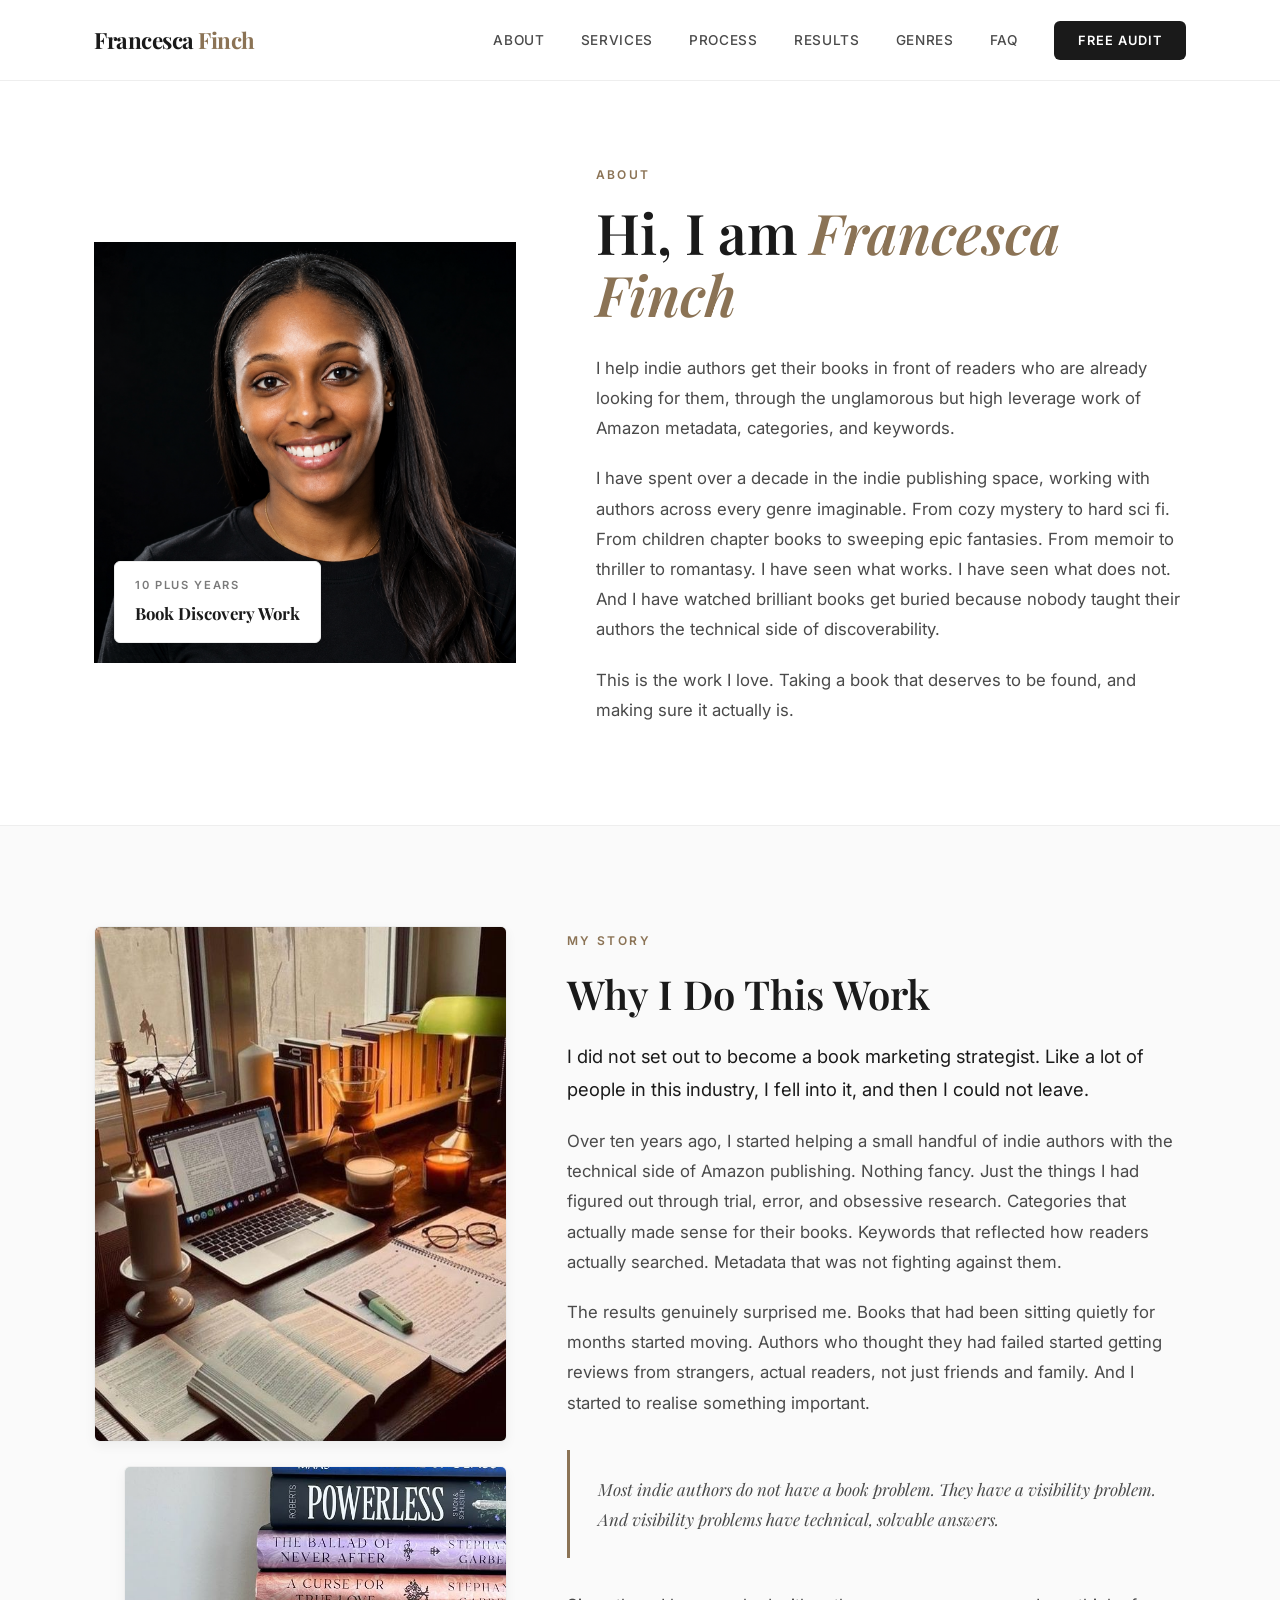
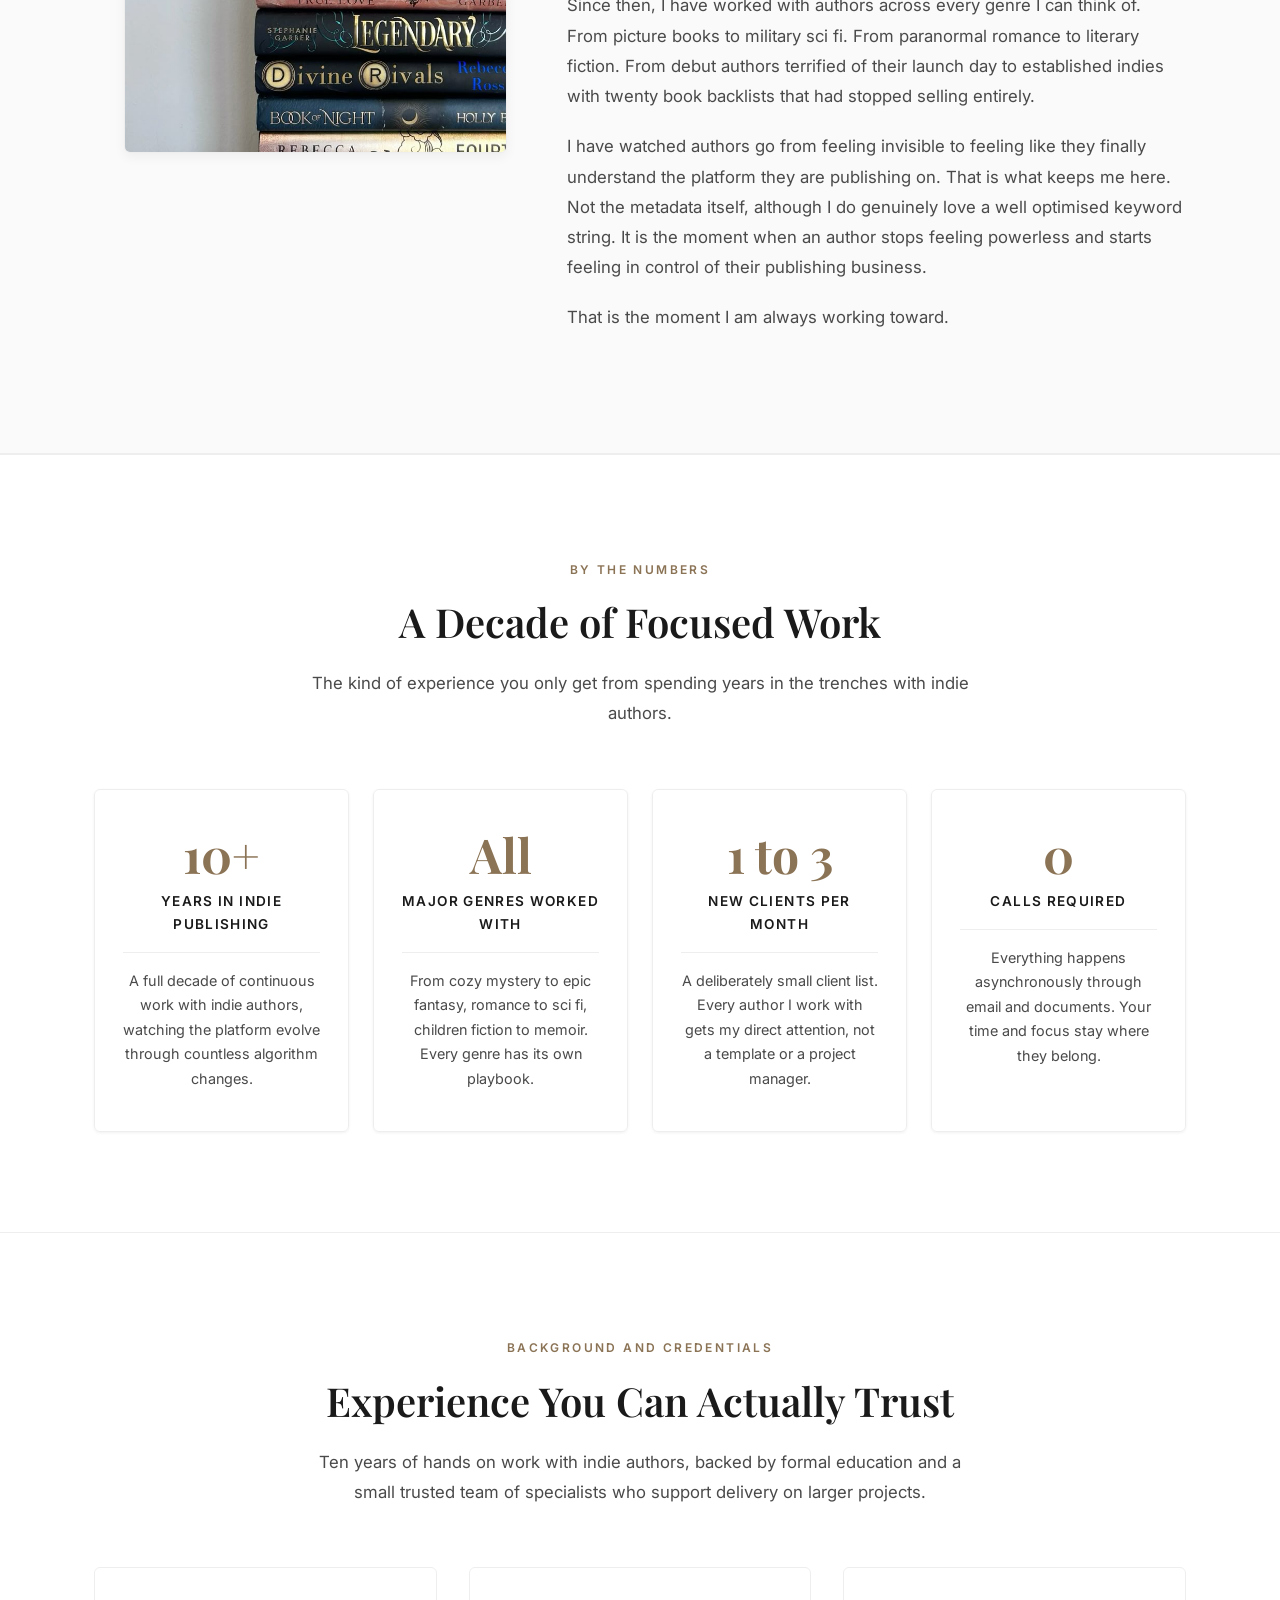
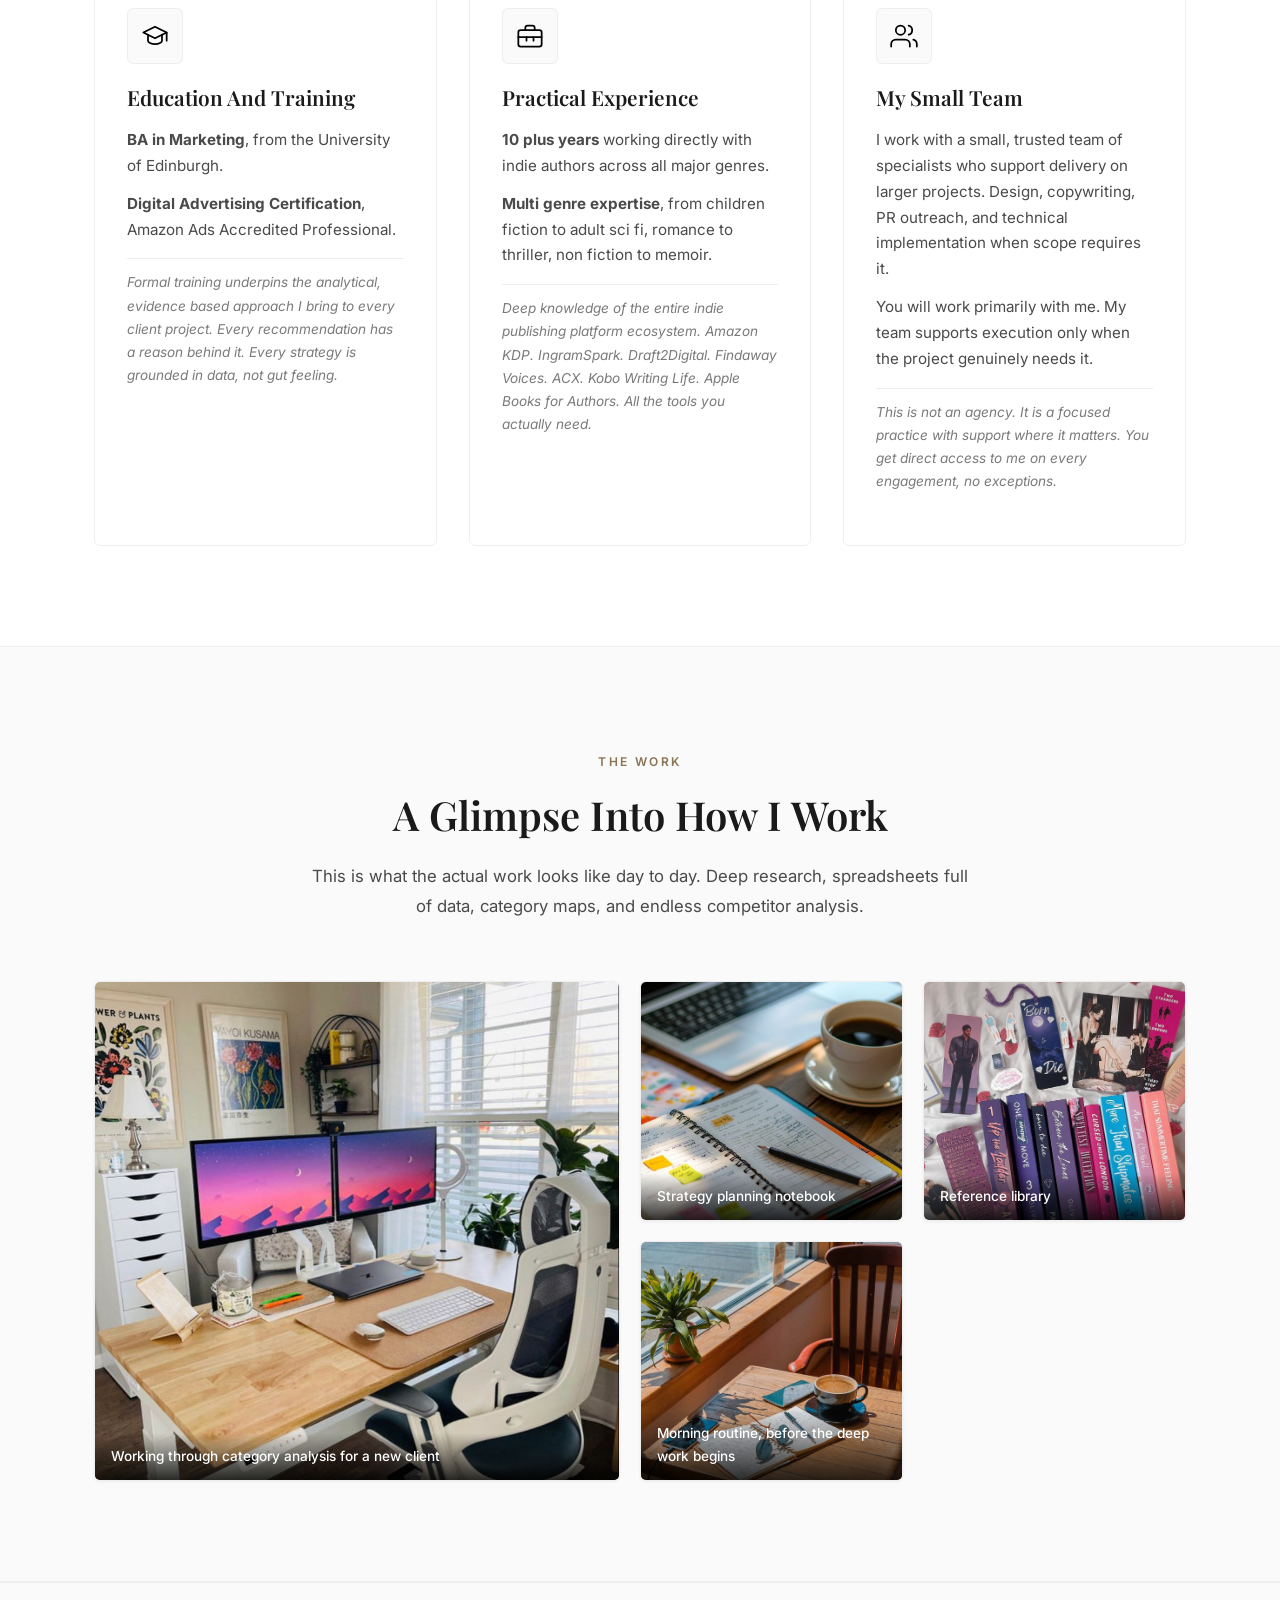
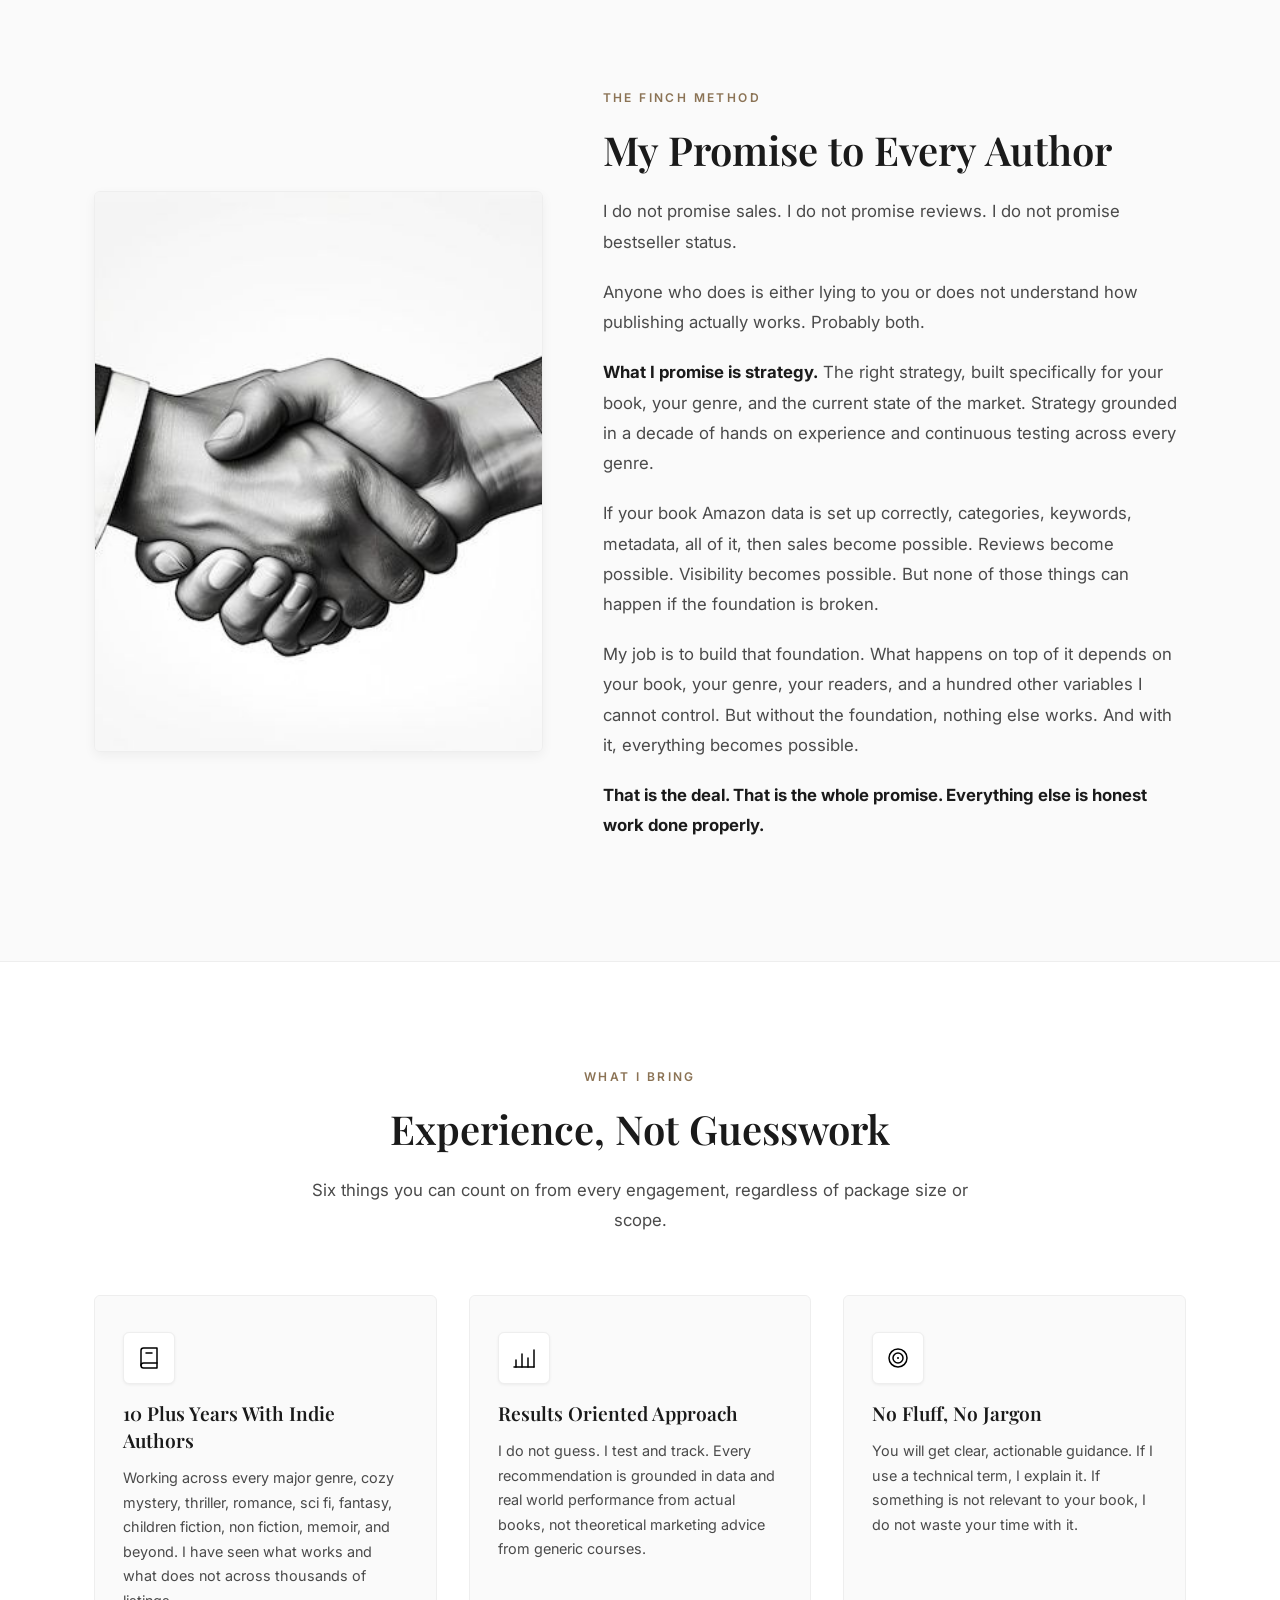
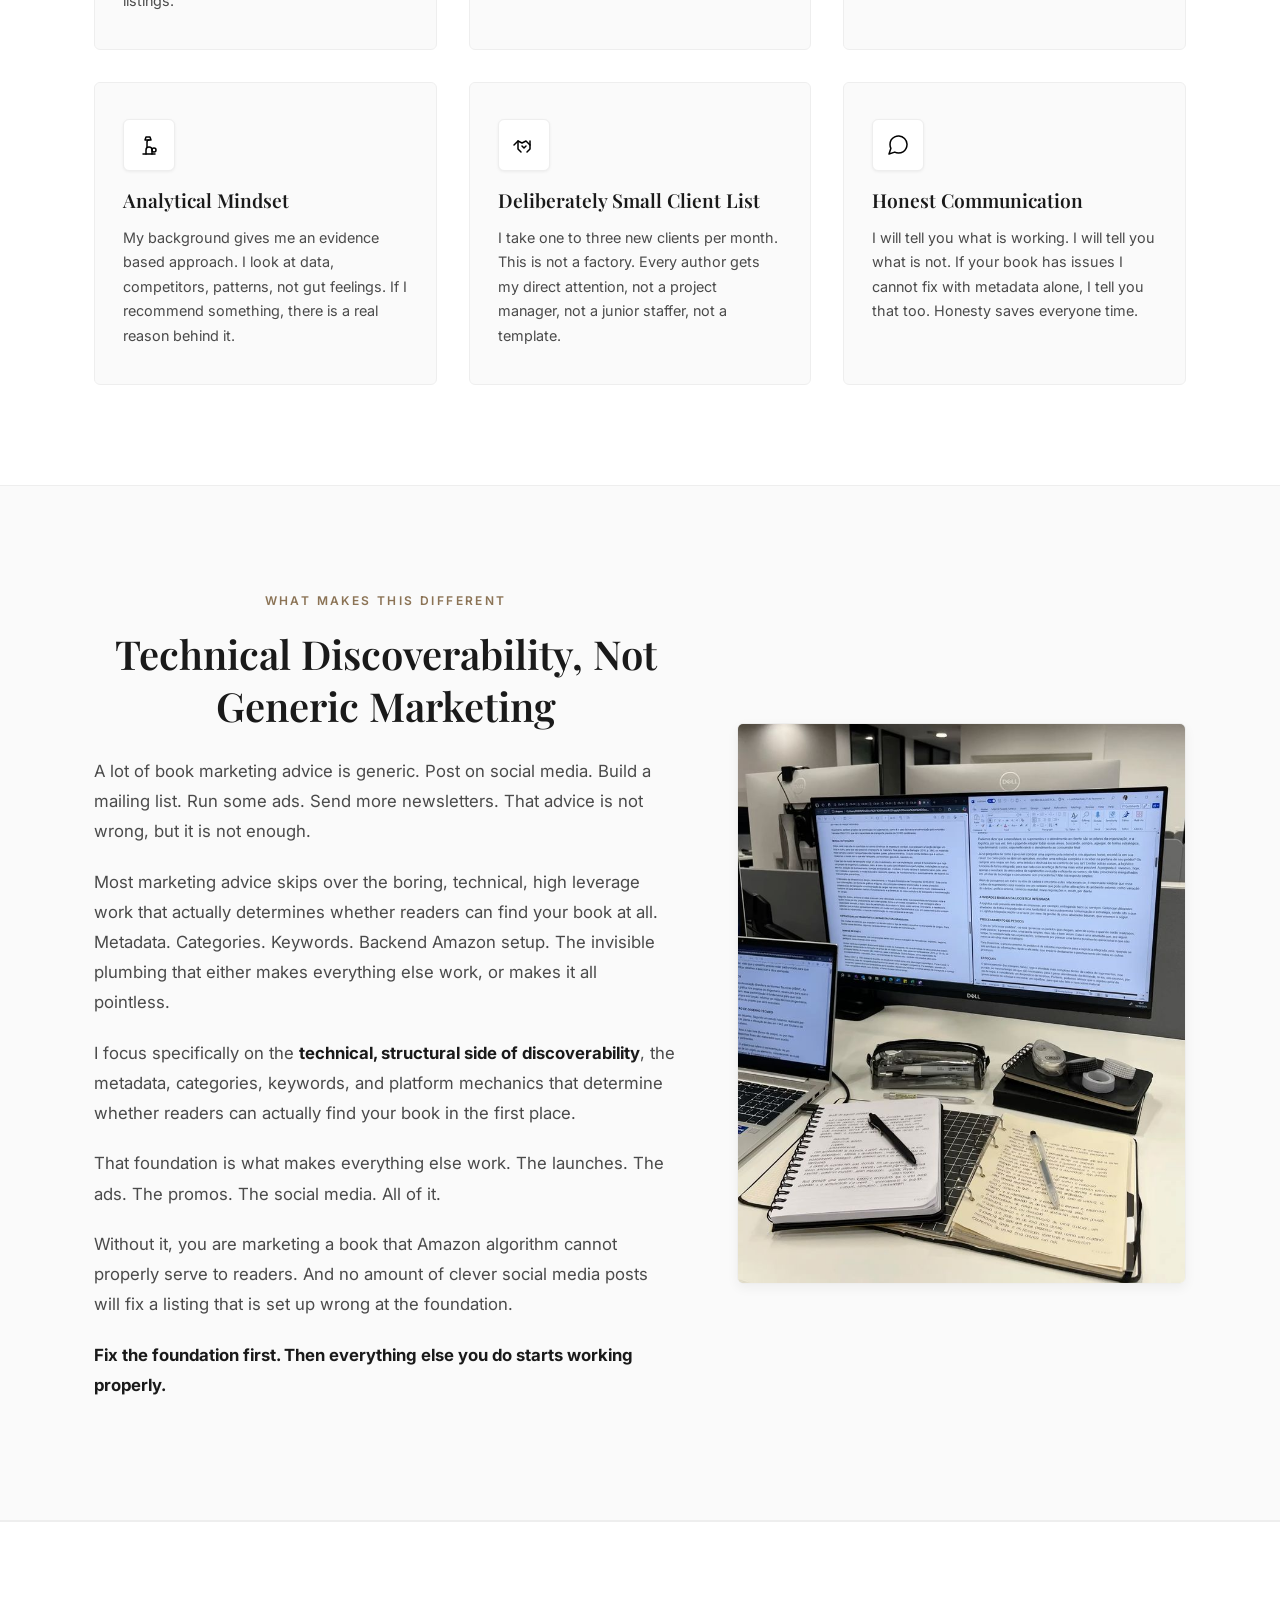
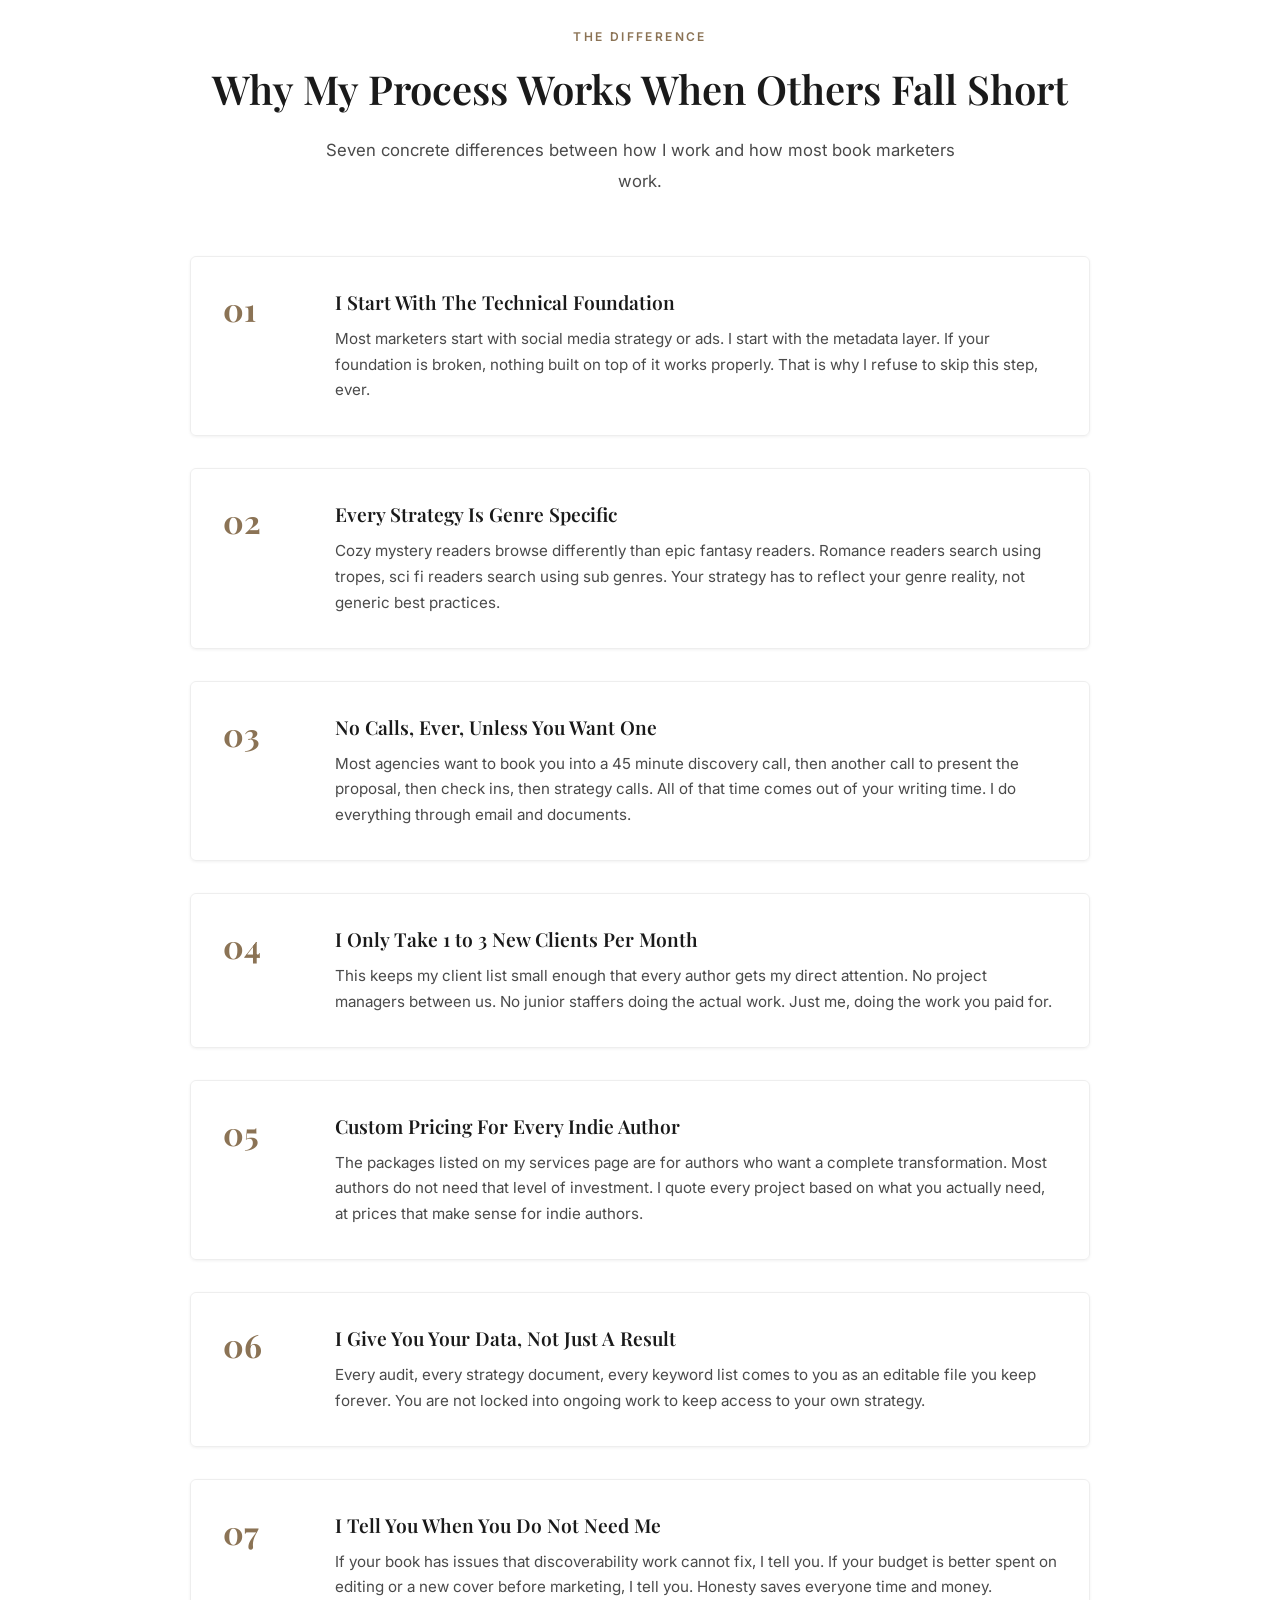
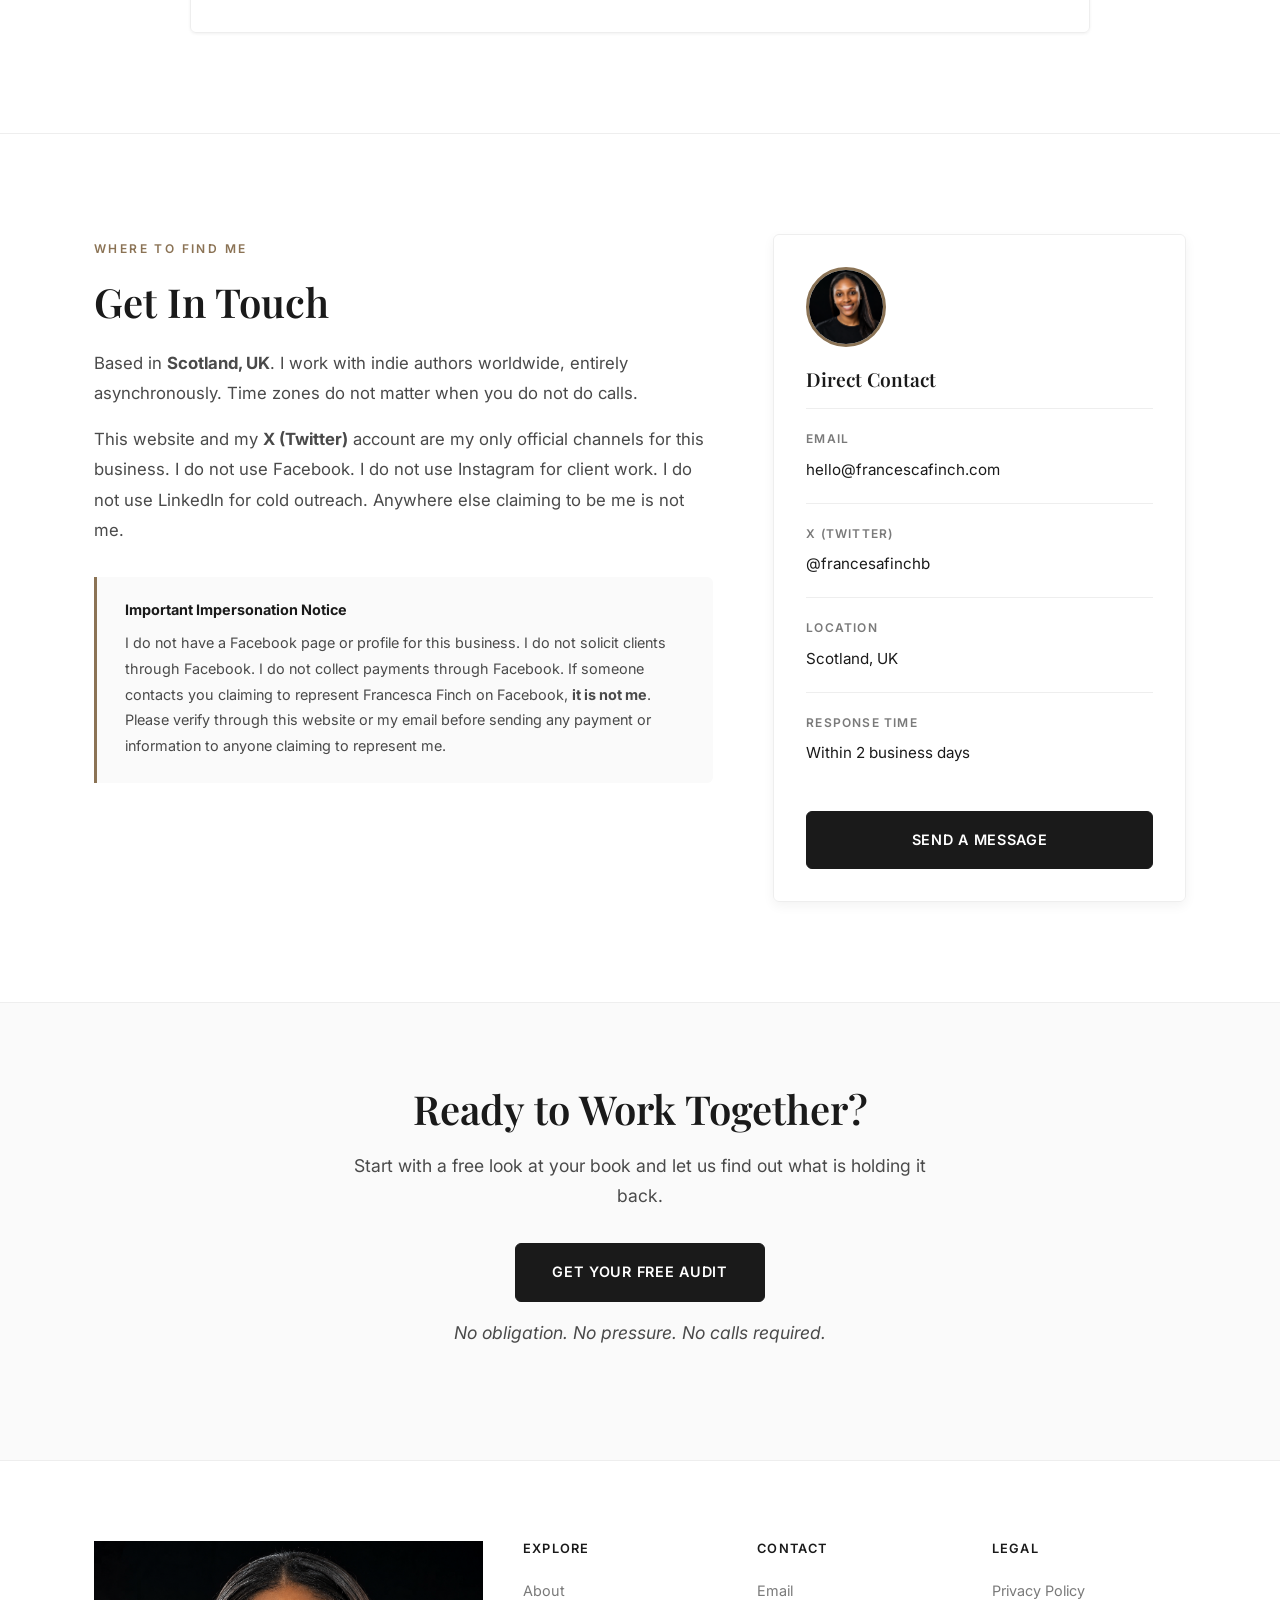
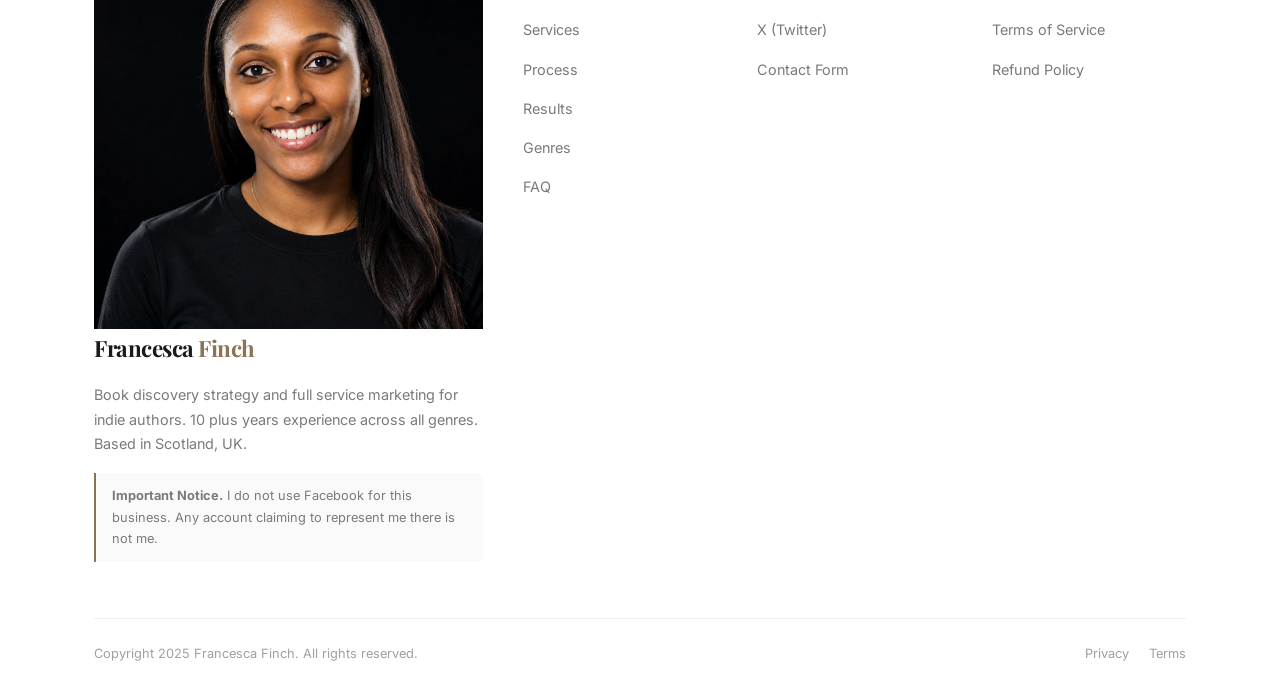
<file: about.html>
<!DOCTYPE html>
<html lang="en">
<head>
    <meta charset="UTF-8">
    <meta name="viewport" content="width=device-width, initial-scale=1.0">
    <title>About Francesca Finch, Book Discovery Strategist</title>
    <meta name="description" content="10 plus years helping indie authors get found on Amazon. Meet Francesca Finch, book discovery strategist based in Scotland, UK.">
    <link rel="icon" type="image/x-icon" href="favicon.ico">
    <link rel="icon" type="image/png" sizes="32x32" href="favicon-32x32.png">
    <link rel="icon" type="image/png" sizes="16x16" href="favicon-16x16.png">
    <link rel="apple-touch-icon" sizes="180x180" href="apple-touch-icon.png">
    <link rel="preconnect" href="https://fonts.googleapis.com">
    <link rel="preconnect" href="https://fonts.gstatic.com" crossorigin>
    <link href="https://fonts.googleapis.com/css2?family=Playfair+Display:ital,wght@0,400;0,600;0,700;1,400&family=Inter:wght@300;400;500;600;700&display=swap" rel="stylesheet">
    <link rel="stylesheet" href="styles.css">
</head>
<body>

    <nav class="nav" id="nav">
        <div class="container nav__inner">
            <a href="index.html" class="nav__logo">Francesca<span>Finch</span></a>
            <ul class="nav__links" id="navLinks">
                <li><a href="about.html">About</a></li>
                <li><a href="services.html">Services</a></li>
                <li><a href="process.html">Process</a></li>
                <li><a href="results.html">Results</a></li>
                <li><a href="genres.html">Genres</a></li>
                <li><a href="faq.html">FAQ</a></li>
                <li><a href="contact.html" class="nav__cta">Free Audit</a></li>
            </ul>
            <button class="nav__toggle" id="navToggle" aria-label="Toggle menu"><span></span><span></span><span></span></button>
        </div>
    </nav>

    <!-- ABOUT HERO -->
    <section class="about-hero">
        <div class="container">
            <div class="about-hero__content">
                <div class="about-hero__image-wrap fade-in">
                    <img src="francesca.png" alt="Francesca Finch, Book Discovery Strategist based in Scotland" class="about-hero__image">
                    <div class="about-hero__image-badge">
                        <span>10 Plus Years</span>
                        <strong>Book Discovery Work</strong>
                    </div>
                </div>
                <div class="about-hero__text fade-in">
                    <span class="section-label">About</span>
                    <h1>Hi, I am <em>Francesca Finch</em></h1>
                    <p class="lead">I help indie authors get their books in front of readers who are already looking for them, through the unglamorous but high leverage work of Amazon metadata, categories, and keywords.</p>
                    <p>I have spent over a decade in the indie publishing space, working with authors across every genre imaginable. From cozy mystery to hard sci fi. From children chapter books to sweeping epic fantasies. From memoir to thriller to romantasy. I have seen what works. I have seen what does not. And I have watched brilliant books get buried because nobody taught their authors the technical side of discoverability.</p>
                    <p>This is the work I love. Taking a book that deserves to be found, and making sure it actually is.</p>
                </div>
            </div>
        </div>
    </section>

    <!-- MY STORY -->
    <section class="my-story">
        <div class="container">
            <div class="my-story__grid">
                <div class="my-story__image-column fade-in">
                    <div class="my-story__image my-story__image--top">
                        <img src="Working desk with books and laptop.jpg" alt="Working desk with books and laptop" loading="lazy">
                    </div>
                    <div class="my-story__image my-story__image--bottom">
                        <img src="Stack of books on a shelf.jpg" alt="Stack of books on a shelf" loading="lazy">
                    </div>
                </div>
                <div class="my-story__content fade-in">
                    <span class="section-label">My Story</span>
                    <h2 class="section-title">Why I Do This Work</h2>
                    <p>I did not set out to become a book marketing strategist. Like a lot of people in this industry, I fell into it, and then I could not leave.</p>
                    <p>Over ten years ago, I started helping a small handful of indie authors with the technical side of Amazon publishing. Nothing fancy. Just the things I had figured out through trial, error, and obsessive research. Categories that actually made sense for their books. Keywords that reflected how readers actually searched. Metadata that was not fighting against them.</p>
                    <p>The results genuinely surprised me. Books that had been sitting quietly for months started moving. Authors who thought they had failed started getting reviews from strangers, actual readers, not just friends and family. And I started to realise something important.</p>
                    <p class="my-story__pullquote">Most indie authors do not have a book problem. They have a visibility problem. And visibility problems have technical, solvable answers.</p>
                    <p>Since then, I have worked with authors across every genre I can think of. From picture books to military sci fi. From paranormal romance to literary fiction. From debut authors terrified of their launch day to established indies with twenty book backlists that had stopped selling entirely.</p>
                    <p>I have watched authors go from feeling invisible to feeling like they finally understand the platform they are publishing on. That is what keeps me here. Not the metadata itself, although I do genuinely love a well optimised keyword string. It is the moment when an author stops feeling powerless and starts feeling in control of their publishing business.</p>
                    <p>That is the moment I am always working toward.</p>
                </div>
            </div>
        </div>
    </section>

    <!-- BY THE NUMBERS -->
    <section class="by-numbers">
        <div class="container">
            <div class="section-header section-header--center fade-in">
                <span class="section-label">By The Numbers</span>
                <h2 class="section-title">A Decade of Focused Work</h2>
                <p class="section-subtitle">The kind of experience you only get from spending years in the trenches with indie authors.</p>
            </div>
            <div class="by-numbers__grid">
                <div class="by-numbers__stat fade-in">
                    <div class="by-numbers__value">10+</div>
                    <div class="by-numbers__label">Years in indie publishing</div>
                    <p>A full decade of continuous work with indie authors, watching the platform evolve through countless algorithm changes.</p>
                </div>
                <div class="by-numbers__stat fade-in">
                    <div class="by-numbers__value">All</div>
                    <div class="by-numbers__label">Major genres worked with</div>
                    <p>From cozy mystery to epic fantasy, romance to sci fi, children fiction to memoir. Every genre has its own playbook.</p>
                </div>
                <div class="by-numbers__stat fade-in">
                    <div class="by-numbers__value">1 to 3</div>
                    <div class="by-numbers__label">New clients per month</div>
                    <p>A deliberately small client list. Every author I work with gets my direct attention, not a template or a project manager.</p>
                </div>
                <div class="by-numbers__stat fade-in">
                    <div class="by-numbers__value">0</div>
                    <div class="by-numbers__label">Calls required</div>
                    <p>Everything happens asynchronously through email and documents. Your time and focus stay where they belong.</p>
                </div>
            </div>
        </div>
    </section>

    <!-- CREDENTIALS -->
    <section class="credentials">
        <div class="container">
            <div class="section-header section-header--center fade-in">
                <span class="section-label">Background And Credentials</span>
                <h2 class="section-title">Experience You Can Actually Trust</h2>
                <p class="section-subtitle">Ten years of hands on work with indie authors, backed by formal education and a small trusted team of specialists who support delivery on larger projects.</p>
            </div>
            <div class="credentials__grid">
                <div class="credential-card fade-in">
                    <div class="credential-card__icon-wrap">
                        <img src="images/icon-education.svg" alt="" loading="lazy">
                    </div>
                    <h3>Education And Training</h3>
                    <p><strong>BA in Marketing</strong>, from the University of Edinburgh.</p>
                    <p><strong>Digital Advertising Certification</strong>, Amazon Ads Accredited Professional.</p>
                    <p class="credential-note">Formal training underpins the analytical, evidence based approach I bring to every client project. Every recommendation has a reason behind it. Every strategy is grounded in data, not gut feeling.</p>
                </div>
                <div class="credential-card fade-in">
                    <div class="credential-card__icon-wrap">
                        <img src="images/icon-experience.svg" alt="" loading="lazy">
                    </div>
                    <h3>Practical Experience</h3>
                    <p><strong>10 plus years</strong> working directly with indie authors across all major genres.</p>
                    <p><strong>Multi genre expertise</strong>, from children fiction to adult sci fi, romance to thriller, non fiction to memoir.</p>
                    <p class="credential-note">Deep knowledge of the entire indie publishing platform ecosystem. Amazon KDP. IngramSpark. Draft2Digital. Findaway Voices. ACX. Kobo Writing Life. Apple Books for Authors. All the tools you actually need.</p>
                </div>
                <div class="credential-card fade-in">
                    <div class="credential-card__icon-wrap">
                        <img src="images/icon-team.svg" alt="" loading="lazy">
                    </div>
                    <h3>My Small Team</h3>
                    <p>I work with a small, trusted team of specialists who support delivery on larger projects. Design, copywriting, PR outreach, and technical implementation when scope requires it.</p>
                    <p>You will work primarily with me. My team supports execution only when the project genuinely needs it.</p>
                    <p class="credential-note">This is not an agency. It is a focused practice with support where it matters. You get direct access to me on every engagement, no exceptions.</p>
                </div>
            </div>
        </div>
    </section>

    <!-- WORKSPACE GALLERY -->
    <section class="workspace">
        <div class="container">
            <div class="section-header section-header--center fade-in">
                <span class="section-label">The Work</span>
                <h2 class="section-title">A Glimpse Into How I Work</h2>
                <p class="section-subtitle">This is what the actual work looks like day to day. Deep research, spreadsheets full of data, category maps, and endless competitor analysis.</p>
            </div>
            <div class="workspace__grid">
                <div class="workspace__image workspace__image--large fade-in">
                    <img src="Main workspace with dual monitors showing analytics.jpg" alt="Main workspace with dual monitors showing analytics" loading="lazy">
                    <div class="workspace__caption">Working through category analysis for a new client</div>
                </div>
                <div class="workspace__image fade-in">
                    <img src="Notebook with strategy notes and diagrams.jpg" alt="Notebook with strategy notes and diagrams" loading="lazy">
                    <div class="workspace__caption">Strategy planning notebook</div>
                </div>
                <div class="workspace__image fade-in">
                    <img src="Reference books on indie publishing.jpg" alt="Reference books on indie publishing" loading="lazy">
                    <div class="workspace__caption">Reference library</div>
                </div>
                <div class="workspace__image fade-in">
                    <img src="Coffee and morning routine.jpg" alt="Coffee and morning routine" loading="lazy">
                    <div class="workspace__caption">Morning routine, before the deep work begins</div>
                </div>
            </div>
        </div>
    </section>

    <!-- MY PROMISE -->
    <section class="my-promise">
        <div class="container">
            <div class="my-promise__inner fade-in">
                <div class="my-promise__image">
                    <img src="Handshake symbolising honest partnership.jpg" alt="Handshake symbolising honest partnership" loading="lazy">
                </div>
                <div class="my-promise__content">
                    <span class="section-label">The Finch Method</span>
                    <h2 class="section-title">My Promise to Every Author</h2>
                    <p class="lead">I do not promise sales. I do not promise reviews. I do not promise bestseller status.</p>
                    <p>Anyone who does is either lying to you or does not understand how publishing actually works. Probably both.</p>
                    <p><strong>What I promise is strategy.</strong> The right strategy, built specifically for your book, your genre, and the current state of the market. Strategy grounded in a decade of hands on experience and continuous testing across every genre.</p>
                    <p>If your book Amazon data is set up correctly, categories, keywords, metadata, all of it, then sales become possible. Reviews become possible. Visibility becomes possible. But none of those things can happen if the foundation is broken.</p>
                    <p>My job is to build that foundation. What happens on top of it depends on your book, your genre, your readers, and a hundred other variables I cannot control. But without the foundation, nothing else works. And with it, everything becomes possible.</p>
                    <p><strong>That is the deal. That is the whole promise. Everything else is honest work done properly.</strong></p>
                </div>
            </div>
        </div>
    </section>

    <!-- WHAT I BRING -->
    <section class="about-values">
        <div class="container">
            <div class="section-header section-header--center fade-in">
                <span class="section-label">What I Bring</span>
                <h2 class="section-title">Experience, Not Guesswork</h2>
                <p class="section-subtitle">Six things you can count on from every engagement, regardless of package size or scope.</p>
            </div>
            <div class="values__grid">
                <div class="value-card fade-in">
                    <div class="value-card__icon-wrap">
                        <img src="images/icon-books.svg" alt="" loading="lazy">
                    </div>
                    <h3>10 Plus Years With Indie Authors</h3>
                    <p>Working across every major genre, cozy mystery, thriller, romance, sci fi, fantasy, children fiction, non fiction, memoir, and beyond. I have seen what works and what does not across thousands of listings.</p>
                </div>
                <div class="value-card fade-in">
                    <div class="value-card__icon-wrap">
                        <img src="images/icon-chart.svg" alt="" loading="lazy">
                    </div>
                    <h3>Results Oriented Approach</h3>
                    <p>I do not guess. I test and track. Every recommendation is grounded in data and real world performance from actual books, not theoretical marketing advice from generic courses.</p>
                </div>
                <div class="value-card fade-in">
                    <div class="value-card__icon-wrap">
                        <img src="images/icon-target.svg" alt="" loading="lazy">
                    </div>
                    <h3>No Fluff, No Jargon</h3>
                    <p>You will get clear, actionable guidance. If I use a technical term, I explain it. If something is not relevant to your book, I do not waste your time with it.</p>
                </div>
                <div class="value-card fade-in">
                    <div class="value-card__icon-wrap">
                        <img src="images/icon-microscope.svg" alt="" loading="lazy">
                    </div>
                    <h3>Analytical Mindset</h3>
                    <p>My background gives me an evidence based approach. I look at data, competitors, patterns, not gut feelings. If I recommend something, there is a real reason behind it.</p>
                </div>
                <div class="value-card fade-in">
                    <div class="value-card__icon-wrap">
                        <img src="images/icon-handshake.svg" alt="" loading="lazy">
                    </div>
                    <h3>Deliberately Small Client List</h3>
                    <p>I take one to three new clients per month. This is not a factory. Every author gets my direct attention, not a project manager, not a junior staffer, not a template.</p>
                </div>
                <div class="value-card fade-in">
                    <div class="value-card__icon-wrap">
                        <img src="images/icon-chat.svg" alt="" loading="lazy">
                    </div>
                    <h3>Honest Communication</h3>
                    <p>I will tell you what is working. I will tell you what is not. If your book has issues I cannot fix with metadata alone, I tell you that too. Honesty saves everyone time.</p>
                </div>
            </div>
        </div>
    </section>

    <!-- WHAT MAKES THIS DIFFERENT -->
    <section class="about-different">
        <div class="container">
            <div class="about-different__inner fade-in">
                <div class="about-different__image">
                    <img src="Deep technical analysis workspace.jpg" alt="Deep technical analysis workspace" loading="lazy">
                </div>
                <div class="about-different__content">
                    <span class="section-label">What Makes This Different</span>
                    <h2 class="section-title">Technical Discoverability, Not Generic Marketing</h2>
                    <p>A lot of book marketing advice is generic. Post on social media. Build a mailing list. Run some ads. Send more newsletters. That advice is not wrong, but it is not enough.</p>
                    <p>Most marketing advice skips over the boring, technical, high leverage work that actually determines whether readers can find your book at all. Metadata. Categories. Keywords. Backend Amazon setup. The invisible plumbing that either makes everything else work, or makes it all pointless.</p>
                    <p>I focus specifically on the <strong>technical, structural side of discoverability</strong>, the metadata, categories, keywords, and platform mechanics that determine whether readers can actually find your book in the first place.</p>
                    <p>That foundation is what makes everything else work. The launches. The ads. The promos. The social media. All of it.</p>
                    <p>Without it, you are marketing a book that Amazon algorithm cannot properly serve to readers. And no amount of clever social media posts will fix a listing that is set up wrong at the foundation.</p>
                    <p><strong>Fix the foundation first. Then everything else you do starts working properly.</strong></p>
                </div>
            </div>
        </div>
    </section>

    <!-- HOW I WORK DIFFERENTLY -->
    <section class="how-different">
        <div class="container">
            <div class="section-header section-header--center fade-in">
                <span class="section-label">The Difference</span>
                <h2 class="section-title">Why My Process Works When Others Fall Short</h2>
                <p class="section-subtitle">Seven concrete differences between how I work and how most book marketers work.</p>
            </div>
            <div class="how-different__grid">
                <div class="how-different__item fade-in">
                    <div class="how-different__number">01</div>
                    <div class="how-different__content">
                        <h4>I Start With The Technical Foundation</h4>
                        <p>Most marketers start with social media strategy or ads. I start with the metadata layer. If your foundation is broken, nothing built on top of it works properly. That is why I refuse to skip this step, ever.</p>
                    </div>
                </div>
                <div class="how-different__item fade-in">
                    <div class="how-different__number">02</div>
                    <div class="how-different__content">
                        <h4>Every Strategy Is Genre Specific</h4>
                        <p>Cozy mystery readers browse differently than epic fantasy readers. Romance readers search using tropes, sci fi readers search using sub genres. Your strategy has to reflect your genre reality, not generic best practices.</p>
                    </div>
                </div>
                <div class="how-different__item fade-in">
                    <div class="how-different__number">03</div>
                    <div class="how-different__content">
                        <h4>No Calls, Ever, Unless You Want One</h4>
                        <p>Most agencies want to book you into a 45 minute discovery call, then another call to present the proposal, then check ins, then strategy calls. All of that time comes out of your writing time. I do everything through email and documents.</p>
                    </div>
                </div>
                <div class="how-different__item fade-in">
                    <div class="how-different__number">04</div>
                    <div class="how-different__content">
                        <h4>I Only Take 1 to 3 New Clients Per Month</h4>
                        <p>This keeps my client list small enough that every author gets my direct attention. No project managers between us. No junior staffers doing the actual work. Just me, doing the work you paid for.</p>
                    </div>
                </div>
                <div class="how-different__item fade-in">
                    <div class="how-different__number">05</div>
                    <div class="how-different__content">
                        <h4>Custom Pricing For Every Indie Author</h4>
                        <p>The packages listed on my services page are for authors who want a complete transformation. Most authors do not need that level of investment. I quote every project based on what you actually need, at prices that make sense for indie authors.</p>
                    </div>
                </div>
                <div class="how-different__item fade-in">
                    <div class="how-different__number">06</div>
                    <div class="how-different__content">
                        <h4>I Give You Your Data, Not Just A Result</h4>
                        <p>Every audit, every strategy document, every keyword list comes to you as an editable file you keep forever. You are not locked into ongoing work to keep access to your own strategy.</p>
                    </div>
                </div>
                <div class="how-different__item fade-in">
                    <div class="how-different__number">07</div>
                    <div class="how-different__content">
                        <h4>I Tell You When You Do Not Need Me</h4>
                        <p>If your book has issues that discoverability work cannot fix, I tell you. If your budget is better spent on editing or a new cover before marketing, I tell you. Honesty saves everyone time and money.</p>
                    </div>
                </div>
            </div>
        </div>
    </section>

    <!-- WHERE TO FIND ME -->
    <section class="about-where">
        <div class="container">
            <div class="about-where__inner">
                <div class="about-where__content fade-in">
                    <span class="section-label">Where To Find Me</span>
                    <h2 class="section-title">Get In Touch</h2>
                    <p>Based in <strong>Scotland, UK</strong>. I work with indie authors worldwide, entirely asynchronously. Time zones do not matter when you do not do calls.</p>
                    <p>This website and my <strong>X (Twitter)</strong> account are my only official channels for this business. I do not use Facebook. I do not use Instagram for client work. I do not use LinkedIn for cold outreach. Anywhere else claiming to be me is not me.</p>

                    <div class="notice">
                        <h4>Important Impersonation Notice</h4>
                        <p>I do not have a Facebook page or profile for this business. I do not solicit clients through Facebook. I do not collect payments through Facebook. If someone contacts you claiming to represent Francesca Finch on Facebook, <strong>it is not me</strong>. Please verify through this website or my email before sending any payment or information to anyone claiming to represent me.</p>
                    </div>
                </div>
                <div class="about-where__contact-card fade-in">
                    <img src="francesca.png" alt="Francesca Finch" class="about-where__photo">
                    <h4>Direct Contact</h4>
                    <div class="about-where__contact-item">
                        <span>Email</span>
                        <a href="mailto:hello@francescafinch.com">hello@francescafinch.com</a>
                    </div>
                    <div class="about-where__contact-item">
                        <span>X (Twitter)</span>
                        <a href="https://x.com/francescafinchb/" target="_blank" rel="noopener">@francesafinchb</a>
                    </div>
                    <div class="about-where__contact-item">
                        <span>Location</span>
                        <p>Scotland, UK</p>
                    </div>
                    <div class="about-where__contact-item">
                        <span>Response Time</span>
                        <p>Within 2 business days</p>
                    </div>
                    <a href="contact.html" class="btn btn--primary">Send A Message</a>
                </div>
            </div>
        </div>
    </section>

    <!-- CTA -->
    <section class="cta-section">
        <div class="container fade-in">
            <h2>Ready to Work Together?</h2>
            <p>Start with a free look at your book and let us find out what is holding it back.</p>
            <a href="contact.html" class="btn btn--primary">Get Your Free Audit</a>
            <p class="cta-section__note">No obligation. No pressure. No calls required.</p>
        </div>
    </section>

    <!-- FOOTER -->
    <footer class="footer">
        <div class="container">
            <div class="footer__inner">
                <div class="footer__brand">
                    <div class="footer__brand-header">
                        <img src="francesca.png" alt="Francesca Finch" class="footer__brand-photo">
                        <a href="index.html" class="nav__logo">Francesca<span>Finch</span></a>
                    </div>
                    <p>Book discovery strategy and full service marketing for indie authors. 10 plus years experience across all genres. Based in Scotland, UK.</p>
                    <p class="footer__notice"><strong>Important Notice.</strong> I do not use Facebook for this business. Any account claiming to represent me there is not me.</p>
                </div>
                <div>
                    <h4>Explore</h4>
                    <ul>
                        <li><a href="about.html">About</a></li>
                        <li><a href="services.html">Services</a></li>
                        <li><a href="process.html">Process</a></li>
                        <li><a href="results.html">Results</a></li>
                        <li><a href="genres.html">Genres</a></li>
                        <li><a href="faq.html">FAQ</a></li>
                    </ul>
                </div>
                <div>
                    <h4>Contact</h4>
                    <ul>
                        <li><a href="mailto:hello@francescafinch.com">Email</a></li>
                        <li><a href="https://x.com/francescafinchb" target="_blank" rel="noopener">X (Twitter)</a></li>
                        <li><a href="contact.html">Contact Form</a></li>
                    </ul>
                </div>
                <div>
                    <h4>Legal</h4>
                    <ul>
                        <li><a href="privacy.html">Privacy Policy</a></li>
                        <li><a href="terms.html">Terms of Service</a></li>
                        <li><a href="refund.html">Refund Policy</a></li>
                    </ul>
                </div>
            </div>
            <div class="footer__bottom">
                <p>Copyright 2025 Francesca Finch. All rights reserved.</p>
                <div><a href="privacy.html">Privacy</a><a href="terms.html">Terms</a></div>
            </div>
        </div>
    </footer>

    <script src="script.js"></script>

</body>
</html>
</file>
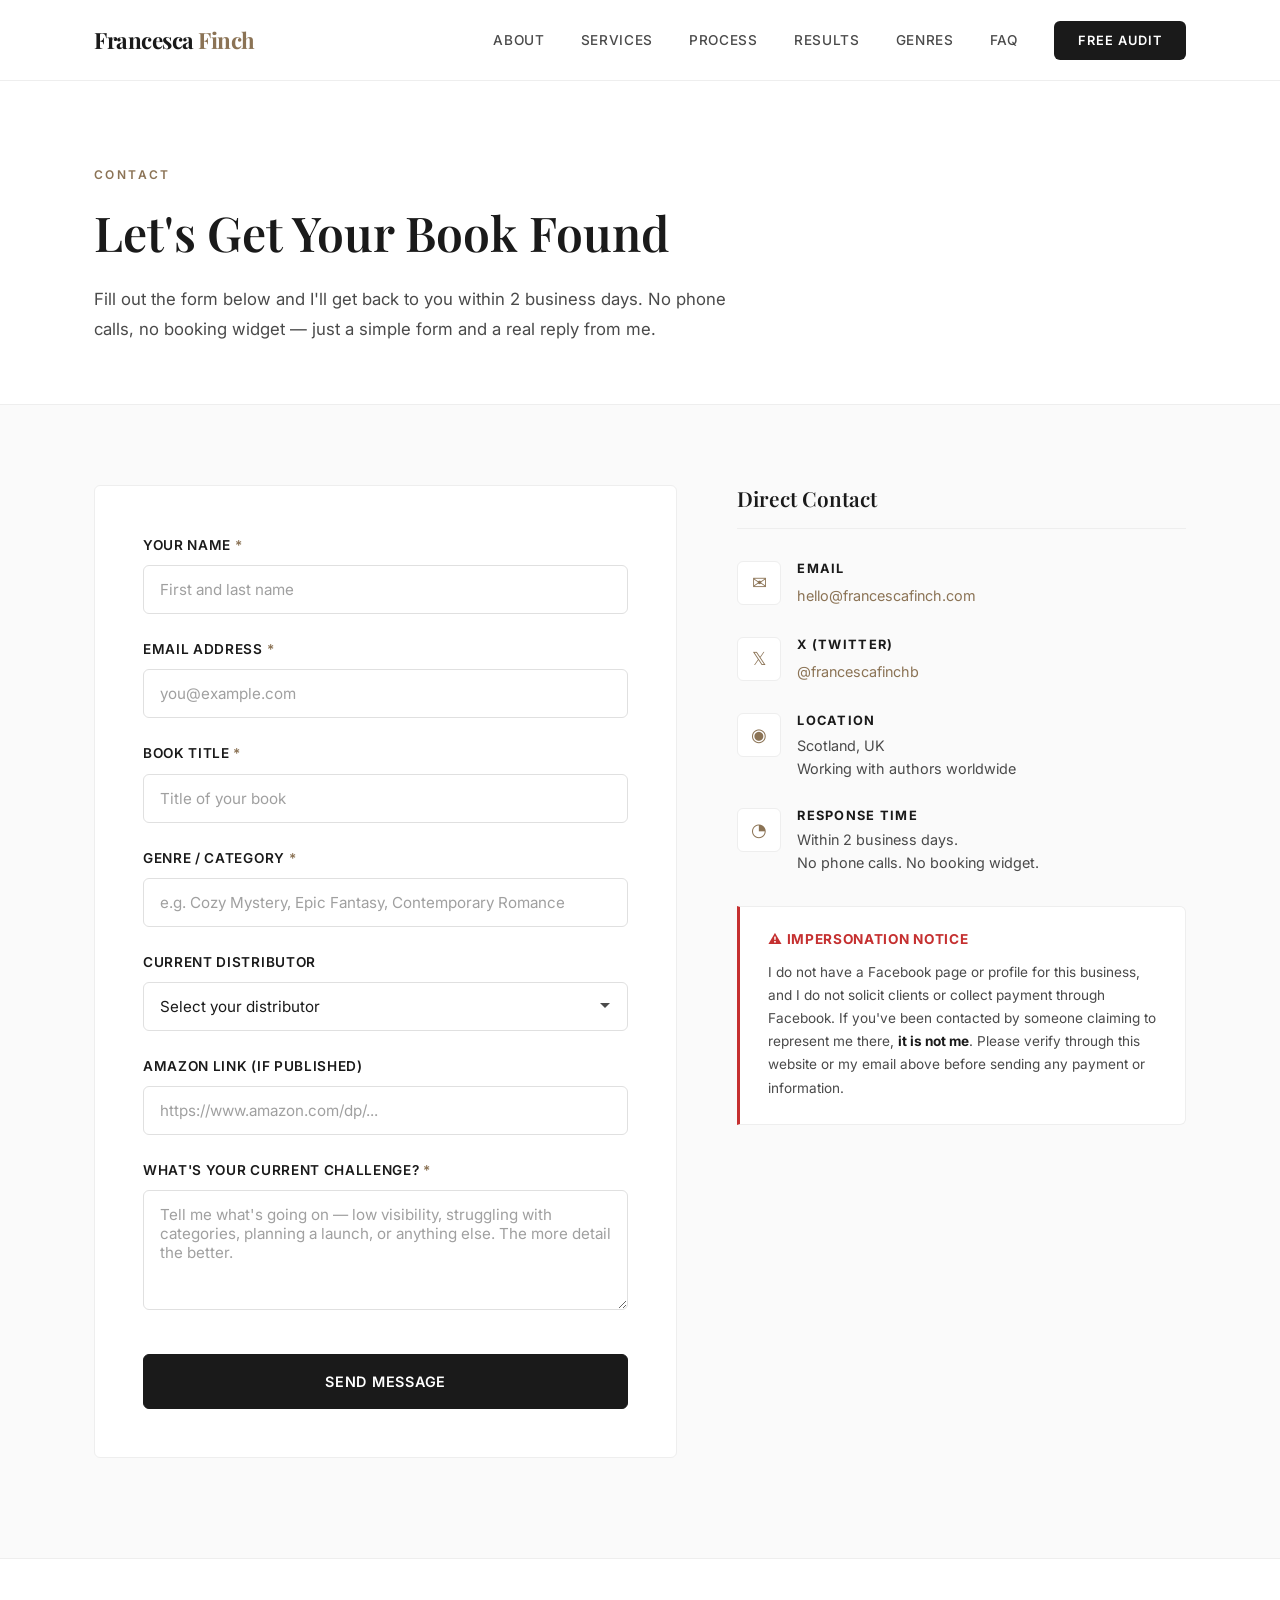
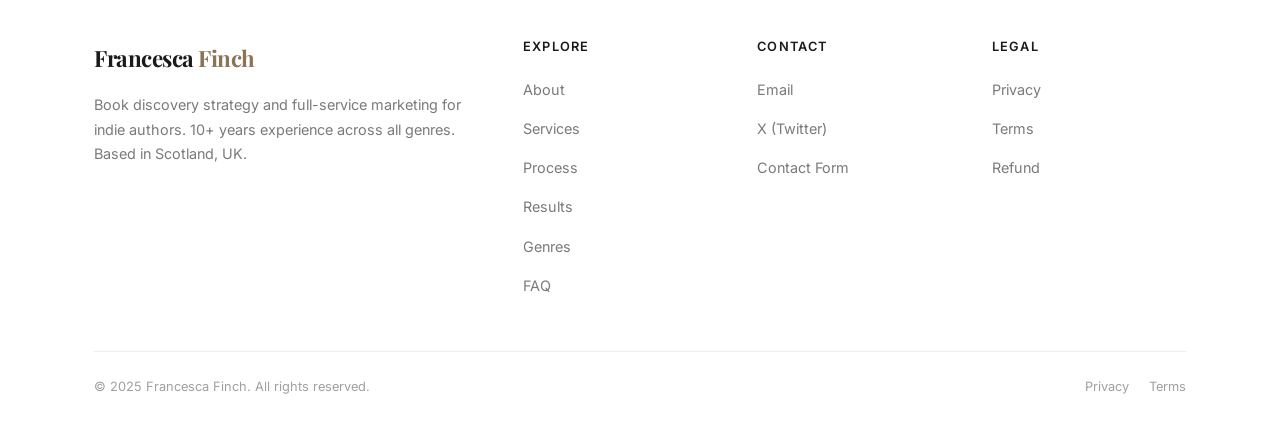
<file: contact.html>
<!DOCTYPE html>
<html lang="en">
<head>
    <meta charset="UTF-8">
    <meta name="viewport" content="width=device-width, initial-scale=1.0">
    <title>Contact — Francesca Finch | Book Discovery Strategist</title>
    <meta name="description" content="Get in touch for a free book discoverability audit. Email-based, async process. No calls required. Response within 2 business days.">
    <link rel="icon" type="image/png" href="favicon-32x32.png">
    <link rel="preconnect" href="https://fonts.googleapis.com">
    <link rel="preconnect" href="https://fonts.gstatic.com" crossorigin>
    <link href="https://fonts.googleapis.com/css2?family=Playfair+Display:ital,wght@0,400;0,600;0,700;1,400&family=Inter:wght@300;400;500;600;700&display=swap" rel="stylesheet">
    <link rel="stylesheet" href="styles.css">
</head>
<body>

    <nav class="nav" id="nav">
        <div class="container nav__inner">
            <a href="index.html" class="nav__logo">Francesca<span>Finch</span></a>
            <ul class="nav__links" id="navLinks">
                <li><a href="about.html">About</a></li>
                <li><a href="services.html">Services</a></li>
                <li><a href="process.html">Process</a></li>
                <li><a href="results.html">Results</a></li>
                <li><a href="genres.html">Genres</a></li>
                <li><a href="faq.html">FAQ</a></li>
                <li><a href="contact.html" class="nav__cta">Free Audit</a></li>
            </ul>
            <button class="nav__toggle" id="navToggle" aria-label="Toggle menu"><span></span><span></span><span></span></button>
        </div>
    </nav>

    <!-- HERO -->
    <section class="contact-hero">
        <div class="container fade-in">
            <span class="section-label">Contact</span>
            <h1 class="section-title" style="font-size: clamp(2rem, 4vw, 3rem);">Let's Get Your Book Found</h1>
            <p class="section-subtitle">Fill out the form below and I'll get back to you within 2 business days. No phone calls, no booking widget — just a simple form and a real reply from me.</p>
        </div>
    </section>

    <!-- CONTACT FORM + INFO -->
    <section class="contact-section">
        <div class="container">
            <div class="contact__grid">
                <div class="contact-form fade-in" id="contactForm">
                    <form id="form" action="https://formspree.io/f/xzeppvlr" method="POST">
                        <div class="form-group">
                            <label for="name">Your Name <span>*</span></label>
                            <input type="text" id="name" name="name" required placeholder="First and last name">
                        </div>
                        <div class="form-group">
                            <label for="email">Email Address <span>*</span></label>
                            <input type="email" id="email" name="email" required placeholder="you@example.com">
                        </div>
                        <div class="form-group">
                            <label for="book-title">Book Title <span>*</span></label>
                            <input type="text" id="book-title" name="book_title" required placeholder="Title of your book">
                        </div>
                        <div class="form-group">
                            <label for="genre">Genre / Category <span>*</span></label>
                            <input type="text" id="genre" name="genre" required placeholder="e.g. Cozy Mystery, Epic Fantasy, Contemporary Romance">
                        </div>
                        <div class="form-group">
                            <label for="distributor">Current Distributor</label>
                            <select id="distributor" name="distributor">
                                <option value="" disabled selected>Select your distributor</option>
                                <option value="KDP Exclusive (Kindle Unlimited)">KDP Exclusive (Kindle Unlimited)</option>
                                <option value="KDP Wide">KDP (non-exclusive / wide)</option>
                                <option value="IngramSpark">IngramSpark</option>
                                <option value="Draft2Digital">Draft2Digital</option>
                                <option value="Multiple">Multiple distributors</option>
                                <option value="Not published yet">Not published yet</option>
                                <option value="Other">Other</option>
                            </select>
                        </div>
                        <div class="form-group">
                            <label for="amazon-link">Amazon Link (if published)</label>
                            <input type="url" id="amazon-link" name="amazon_link" placeholder="https://www.amazon.com/dp/...">
                        </div>
                        <div class="form-group">
                            <label for="challenge">What's Your Current Challenge? <span>*</span></label>
                            <textarea id="challenge" name="challenge" required placeholder="Tell me what's going on — low visibility, struggling with categories, planning a launch, or anything else. The more detail the better."></textarea>
                        </div>
                        <button type="submit" class="btn btn--primary">Send Message</button>
                    </form>
                    <div class="form-success" id="formSuccess">
                        <div class="form-success__icon">✓</div>
                        <h3>Message Sent</h3>
                        <p>Thank you! I'll review your details and get back to you within 2 business days.</p>
                    </div>
                </div>

                <div class="contact-info fade-in">
                    <h3 class="contact-info__title">Direct Contact</h3>

                    <div class="contact-info__item">
                        <div class="contact-info__icon">✉</div>
                        <div>
                            <h4>Email</h4>
                            <a href="mailto:hello@francescafinch.com">hello@francescafinch.com</a>
                        </div>
                    </div>

                    <div class="contact-info__item">
                        <div class="contact-info__icon">𝕏</div>
                        <div>
                            <h4>X (Twitter)</h4>
                            <a href="https://x.com/francescafinchb" target="_blank" rel="noopener">@francescafinchb
</a>
                        </div>
                    </div>

                    <div class="contact-info__item">
                        <div class="contact-info__icon">◉</div>
                        <div>
                            <h4>Location</h4>
                            <p>Scotland, UK<br>Working with authors worldwide</p>
                        </div>
                    </div>

                    <div class="contact-info__item">
                        <div class="contact-info__icon">◔</div>
                        <div>
                            <h4>Response Time</h4>
                            <p>Within 2 business days.<br>No phone calls. No booking widget.</p>
                        </div>
                    </div>

                    <div class="impersonation-notice">
                        <h4>⚠ Impersonation Notice</h4>
                        <p>I do not have a Facebook page or profile for this business, and I do not solicit clients or collect payment through Facebook. If you've been contacted by someone claiming to represent me there, <strong>it is not me</strong>. Please verify through this website or my email above before sending any payment or information.</p>
                    </div>
                </div>
            </div>
        </div>
    </section>

    <footer class="footer">
        <div class="container">
            <div class="footer__inner">
                <div class="footer__brand"><a href="index.html" class="nav__logo">Francesca<span>Finch</span></a><p>Book discovery strategy and full-service marketing for indie authors. 10+ years experience across all genres. Based in Scotland, UK.</p></div>
                <div><h4>Explore</h4><ul><li><a href="about.html">About</a></li><li><a href="services.html">Services</a></li><li><a href="process.html">Process</a></li><li><a href="results.html">Results</a></li><li><a href="genres.html">Genres</a></li><li><a href="faq.html">FAQ</a></li></ul></div>
                <div><h4>Contact</h4><ul><li><a href="mailto:hello@francescafinch.com">Email</a></li><li><a href="https://x.com/francescafinchb" target="_blank" rel="noopener">X (Twitter)</a></li><li><a href="contact.html">Contact Form</a></li></ul></div>
                <div><h4>Legal</h4><ul><li><a href="privacy.html">Privacy</a></li><li><a href="terms.html">Terms</a></li><li><a href="refund.html">Refund</a></li></ul></div>
            </div>
            <div class="footer__bottom"><p>&copy; 2025 Francesca Finch. All rights reserved.</p><div><a href="privacy.html">Privacy</a><a href="terms.html">Terms</a></div></div>
        </div>
    </footer>

    <script src="script.js"></script>

</body>
</html>
</file>
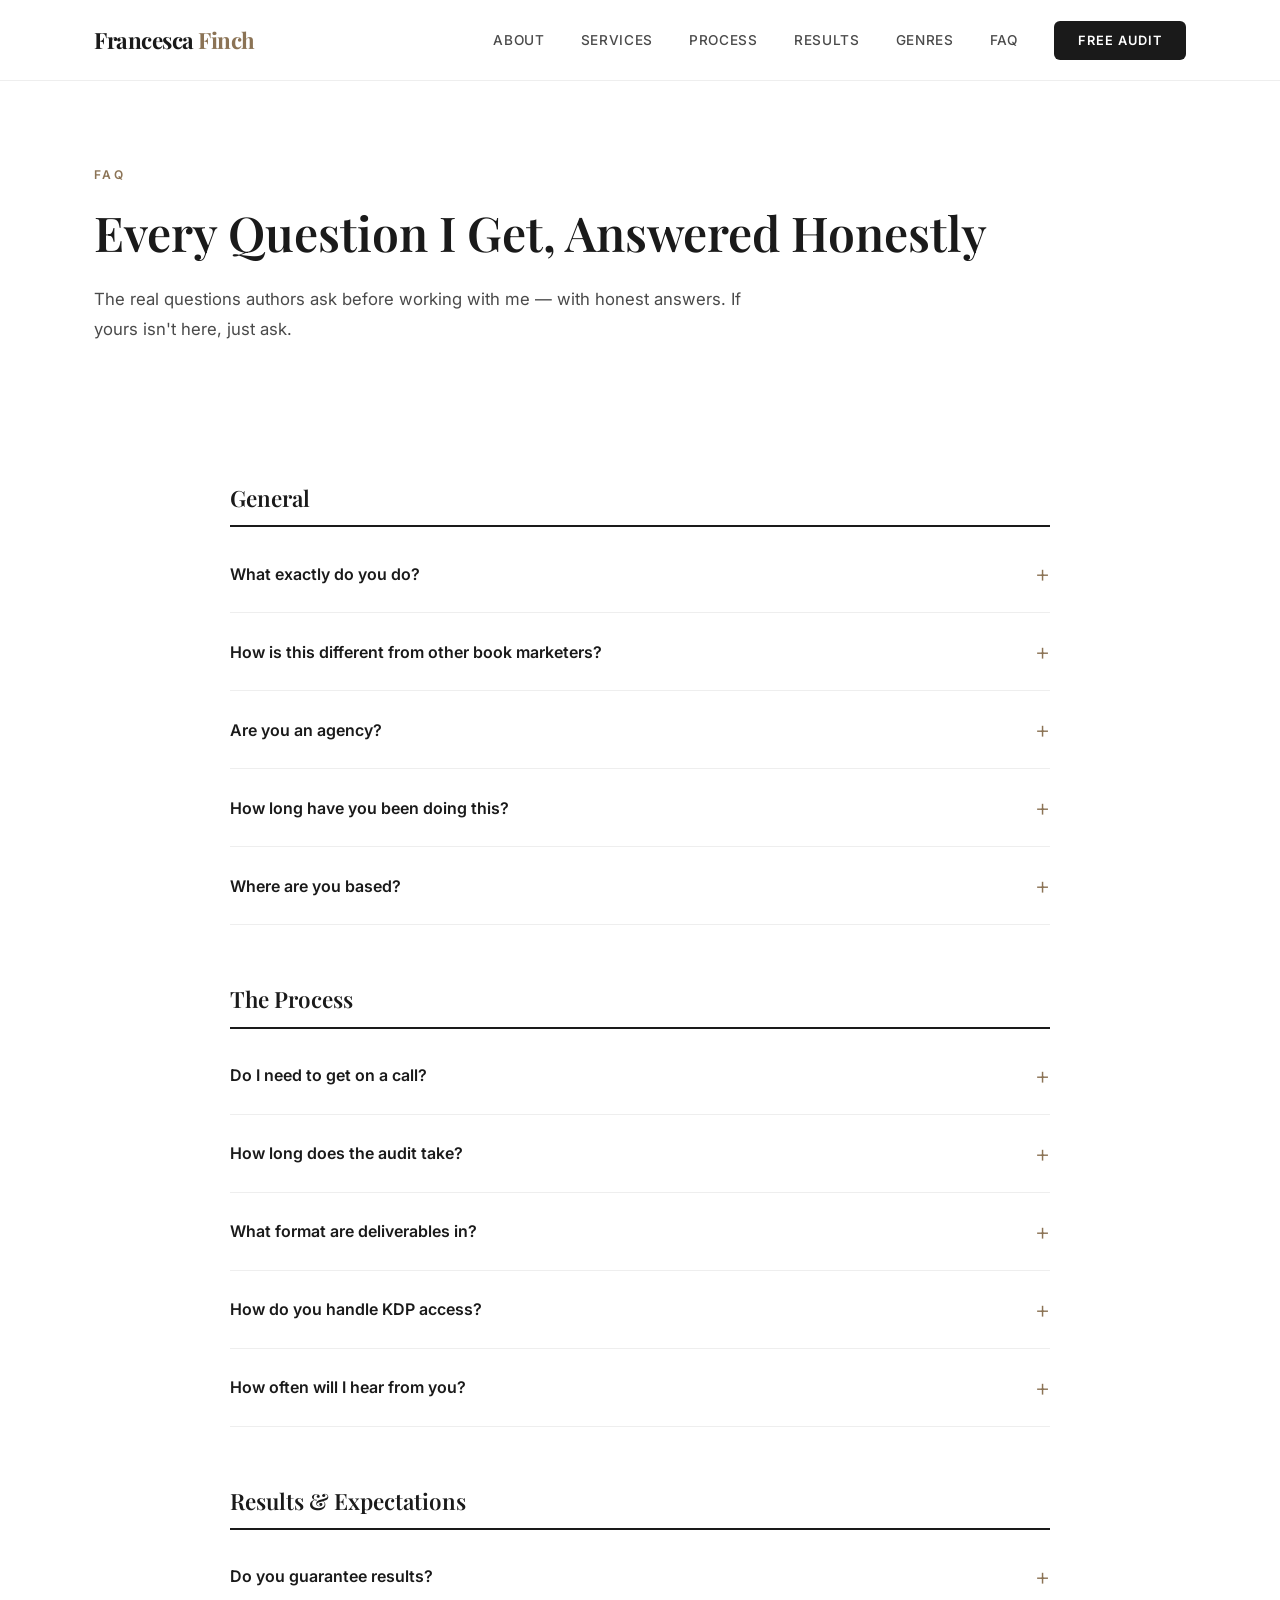
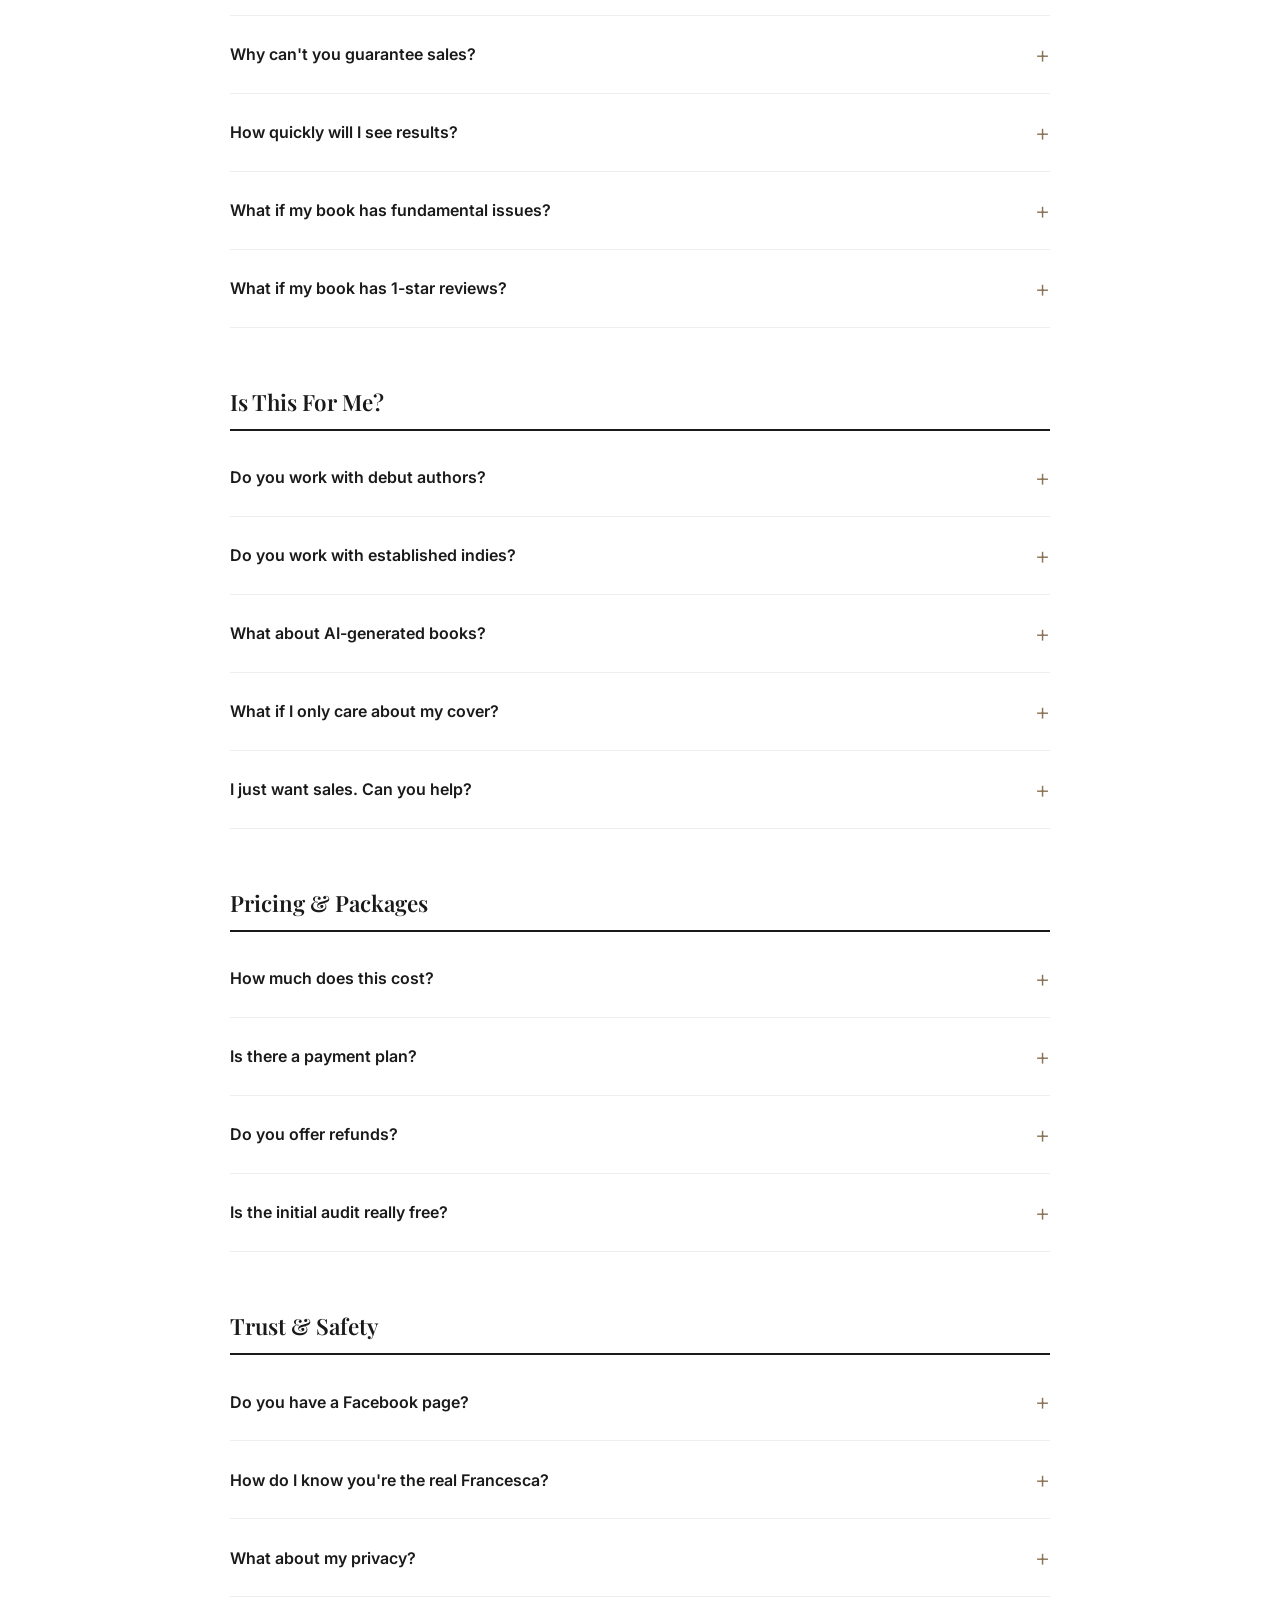
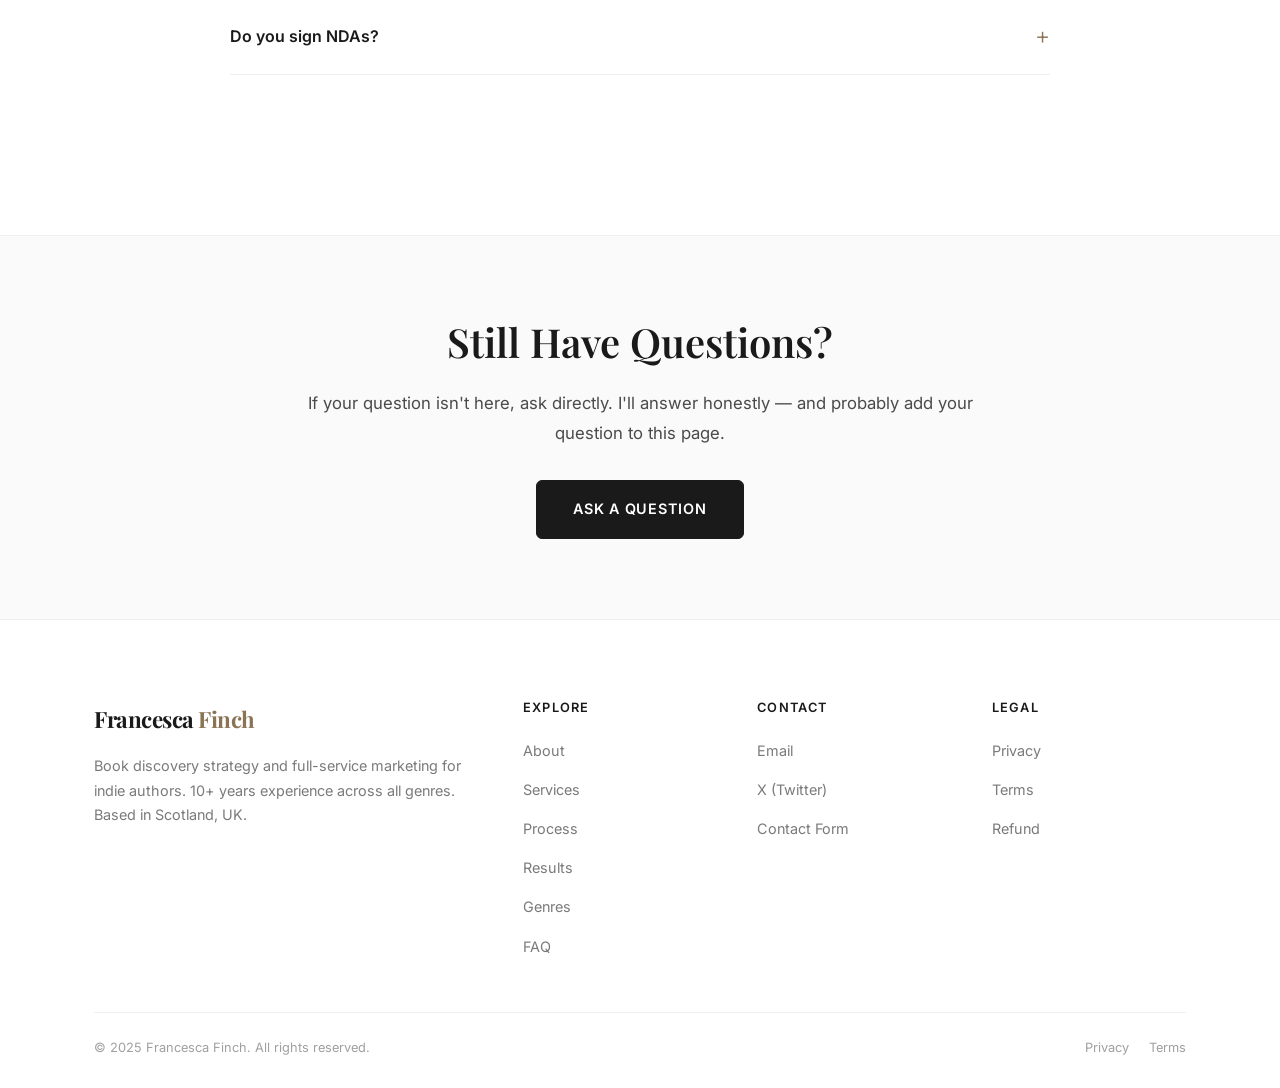
<file: faq.html>
<!DOCTYPE html>
<html lang="en">
<head>
    <meta charset="UTF-8">
    <meta name="viewport" content="width=device-width, initial-scale=1.0">
    <title>FAQ — Francesca Finch | Book Discovery Strategist</title>
    <meta name="description" content="Frequently asked questions about book discoverability, Amazon strategy, and working with Francesca Finch.">
    <link rel="icon" type="image/png" href="favicon.ico">
    <link rel="preconnect" href="https://fonts.googleapis.com">
    <link rel="preconnect" href="https://fonts.gstatic.com" crossorigin>
    <link href="https://fonts.googleapis.com/css2?family=Playfair+Display:ital,wght@0,400;0,600;0,700;1,400&family=Inter:wght@300;400;500;600;700&display=swap" rel="stylesheet">
    <link rel="stylesheet" href="styles.css">
</head>
<body>

    <nav class="nav" id="nav">
        <div class="container nav__inner">
            <a href="index.html" class="nav__logo">Francesca<span>Finch</span></a>
            <ul class="nav__links" id="navLinks">
                <li><a href="about.html">About</a></li>
                <li><a href="services.html">Services</a></li>
                <li><a href="process.html">Process</a></li>
                <li><a href="results.html">Results</a></li>
                <li><a href="genres.html">Genres</a></li>
                <li><a href="faq.html">FAQ</a></li>
                <li><a href="contact.html" class="nav__cta">Free Audit</a></li>
            </ul>
            <button class="nav__toggle" id="navToggle" aria-label="Toggle menu"><span></span><span></span><span></span></button>
        </div>
    </nav>

    <!-- HERO -->
    <section class="faq-hero">
        <div class="container fade-in">
            <span class="section-label">FAQ</span>
            <h1 class="section-title" style="font-size: clamp(2rem, 4vw, 3rem);">Every Question I Get, Answered Honestly</h1>
            <p class="section-subtitle">The real questions authors ask before working with me — with honest answers. If yours isn't here, just ask.</p>
        </div>
    </section>

    <!-- FAQ CATEGORIES -->
    <section class="faq-page">
        <div class="container">

            <!-- CATEGORY: GENERAL -->
            <div class="faq-category fade-in">
                <h2 class="faq-category__title">General</h2>

                <div class="faq__item">
                    <button class="faq__question">What exactly do you do?<span class="faq__icon">+</span></button>
                    <div class="faq__answer"><p>I help indie authors get their books found on Amazon and beyond. My core work is Amazon discoverability — optimising categories, keywords, and metadata so readers can actually find your book. I also handle launch strategy, PR outreach, content feedback, and distribution planning depending on the engagement.</p></div>
                </div>

                <div class="faq__item">
                    <button class="faq__question">How is this different from other book marketers?<span class="faq__icon">+</span></button>
                    <div class="faq__answer"><p>Most book marketing focuses on the visible layer — social media, email lists, ads. I focus on the invisible layer first: the metadata, categories, and keywords that determine whether readers can find your book at all. Without that foundation, everything else is less effective. I'm also fully async — no calls required — and I only take 1–3 clients per month so every engagement gets my direct attention.</p></div>
                </div>

                <div class="faq__item">
                    <button class="faq__question">Are you an agency?<span class="faq__icon">+</span></button>
                    <div class="faq__answer"><p>No. I'm an independent practitioner with a small trusted team who supports larger projects. When you work with me, you work with me — not a project manager or a junior staffer.</p></div>
                </div>

                <div class="faq__item">
                    <button class="faq__question">How long have you been doing this?<span class="faq__icon">+</span></button>
                    <div class="faq__answer"><p>Over 10 years working with indie authors across every major genre. I've seen the Amazon platform evolve through many algorithm changes, category restructures, and market shifts.</p></div>
                </div>

                <div class="faq__item">
                    <button class="faq__question">Where are you based?<span class="faq__icon">+</span></button>
                    <div class="faq__answer"><p>Scotland, UK. But because everything I do is asynchronous, I work with authors worldwide. Time zones don't matter when you don't do calls.</p></div>
                </div>
            </div>

            <!-- CATEGORY: PROCESS -->
            <div class="faq-category fade-in">
                <h2 class="faq-category__title">The Process</h2>

                <div class="faq__item">
                    <button class="faq__question">Do I need to get on a call?<span class="faq__icon">+</span></button>
                    <div class="faq__answer"><p>No. Everything is handled asynchronously via email and shared documents. You'll never need to schedule a call, sit through a pitch, or adjust your schedule for a meeting. If you <em>want</em> a call at any point, we can arrange one — but it's never required.</p></div>
                </div>

                <div class="faq__item">
                    <button class="faq__question">How long does the audit take?<span class="faq__icon">+</span></button>
                    <div class="faq__answer"><p>Standalone audits take 5–7 business days from receipt of your intake form. Larger engagements have their own timelines depending on scope.</p></div>
                </div>

                <div class="faq__item">
                    <button class="faq__question">What format are deliverables in?<span class="faq__icon">+</span></button>
                    <div class="faq__answer"><p>Everything is delivered as PDF and DOCX. Research data comes in editable spreadsheets. Full project asset packages come as ZIP files. Everything is yours to keep.</p></div>
                </div>

                <div class="faq__item">
                    <button class="faq__question">How do you handle KDP access?<span class="faq__icon">+</span></button>
                    <div class="faq__answer"><p>KDP has secure sub-account permissions that allow you to grant me limited access without sharing your password. I walk you through the setup. Access can be revoked at any time.</p></div>
                </div>

                <div class="faq__item">
                    <button class="faq__question">How often will I hear from you?<span class="faq__icon">+</span></button>
                    <div class="faq__answer"><p>Depends on the engagement. Audits: one delivery, then Q&A. Launch engagements: weekly updates during the launch window. Full-service: monthly reports plus updates as needed. I respond to emails within 2 business days.</p></div>
                </div>
            </div>

            <!-- CATEGORY: RESULTS -->
            <div class="faq-category fade-in">
                <h2 class="faq-category__title">Results & Expectations</h2>

                <div class="faq__item">
                    <button class="faq__question">Do you guarantee results?<span class="faq__icon">+</span></button>
                    <div class="faq__answer"><p>No — and I'm suspicious of anyone who does. I don't promise sales, reviews, or bestseller rankings. I promise strategy grounded in a decade of experience. If your Amazon data is set up correctly, sales become possible. But nobody honest can guarantee outcomes.</p></div>
                </div>

                <div class="faq__item">
                    <button class="faq__question">Why can't you guarantee sales?<span class="faq__icon">+</span></button>
                    <div class="faq__answer"><p>Because sales depend on many things I can't control — the quality of your book, current market conditions, reader appetite for your genre, timing, luck. What I can control is whether your book is properly positioned to be discovered. That's the leverage point. What happens after depends on the book itself.</p></div>
                </div>

                <div class="faq__item">
                    <button class="faq__question">How quickly will I see results?<span class="faq__icon">+</span></button>
                    <div class="faq__answer"><p>Category changes can show impact within 1–2 weeks. Keyword changes typically take 30–60 days to fully reflect. Launch strategies compound over months. Anyone promising overnight results doesn't understand how Amazon actually works.</p></div>
                </div>

                <div class="faq__item">
                    <button class="faq__question">What if my book has fundamental issues?<span class="faq__icon">+</span></button>
                    <div class="faq__answer"><p>I'll tell you honestly. If your book has issues that no amount of metadata work can fix — weak writing, poor editing, AI-generated content that reads poorly — I'll let you know upfront. Discoverability makes findable books more visible. It doesn't rescue unfixable ones.</p></div>
                </div>

                <div class="faq__item">
                    <button class="faq__question">What if my book has 1-star reviews?<span class="faq__icon">+</span></button>
                    <div class="faq__answer"><p>Depends on the pattern. A few 1-star reviews among many is normal. A pile of 1-star reviews all mentioning the same issues (poor editing, AI-generated feel, misleading blurb) suggests the book itself needs work before marketing can help. I'll assess honestly during the audit.</p></div>
                </div>
            </div>

            <!-- CATEGORY: WHO IT'S FOR -->
            <div class="faq-category fade-in">
                <h2 class="faq-category__title">Is This For Me?</h2>

                <div class="faq__item">
                    <button class="faq__question">Do you work with debut authors?<span class="faq__icon">+</span></button>
                    <div class="faq__answer"><p>Yes. Debut authors often benefit the most from getting discoverability right from day one, before any bad habits or wrong choices get baked in.</p></div>
                </div>

                <div class="faq__item">
                    <button class="faq__question">Do you work with established indies?<span class="faq__icon">+</span></button>
                    <div class="faq__answer"><p>Absolutely. Many of my clients are established indies who've been publishing for years but never had the technical layer done properly. There's almost always leverage available in optimising a backlist.</p></div>
                </div>

                <div class="faq__item">
                    <button class="faq__question">What about AI-generated books?<span class="faq__icon">+</span></button>
                    <div class="faq__answer"><p>I don't work with unpolished AI-generated books that read badly. Marketing can't fix content problems. If AI was used as a drafting tool but the book is heavily revised and reads well, that's a different conversation.</p></div>
                </div>

                <div class="faq__item">
                    <button class="faq__question">What if I only care about my cover?<span class="faq__icon">+</span></button>
                    <div class="faq__answer"><p>Then I'm probably not the right person. Covers matter, but they're one variable of many. Authors who overinvest in covers while ignoring metadata typically get poor results. If you're ready to think about your book as a whole system, I can help.</p></div>
                </div>

                <div class="faq__item">
                    <button class="faq__question">I just want sales. Can you help?<span class="faq__icon">+</span></button>
                    <div class="faq__answer"><p>What you actually need is exposure and visibility — those are what create the conditions for sales. If your Amazon data is correct and your book is genuinely good, sales follow. But sales are the outcome, not the strategy. I focus on the strategy.</p></div>
                </div>
            </div>

            <!-- CATEGORY: PRICING -->
            <div class="faq-category fade-in">
                <h2 class="faq-category__title">Pricing & Packages</h2>

                <div class="faq__item">
                    <button class="faq__question">How much does this cost?<span class="faq__icon">+</span></button>
                    <div class="faq__answer"><p>Packages range from $1,000 to $20,000 depending on scope. Tier 1 (Audit) starts at $1,000. Tier 2 (Discoverability + Launch) starts at $5,000. Tier 3 (Full-Service Growth) starts at $20,000 with 6-month engagements. Custom scopes available.</p></div>
                </div>

                <div class="faq__item">
                    <button class="faq__question">Is there a payment plan?<span class="faq__icon">+</span></button>
                    <div class="faq__answer"><p>Yes, larger engagements can be split across the project timeline. We'll discuss what makes sense for your budget and scope during the enquiry stage.</p></div>
                </div>

                <div class="faq__item">
                    <button class="faq__question">Do you offer refunds?<span class="faq__icon">+</span></button>
                    <div class="faq__answer"><p>The audit is non-refundable once delivered — but you'll know the scope before committing. Ongoing work is pro-rated based on completed deliverables. Full details in the <a href="refund.html">Refund Policy</a>.</p></div>
                </div>

                <div class="faq__item">
                    <button class="faq__question">Is the initial audit really free?<span class="faq__icon">+</span></button>
                    <div class="faq__answer"><p>The initial enquiry conversation is free. I'll look at your book's public listing and give you a sense of what's needed. The full paid audit (Tier 1) is the comprehensive analysis with written report and recommendations.</p></div>
                </div>
            </div>

            <!-- CATEGORY: TRUST & SAFETY -->
            <div class="faq-category fade-in">
                <h2 class="faq-category__title">Trust & Safety</h2>

                <div class="faq__item">
                    <button class="faq__question">Do you have a Facebook page?<span class="faq__icon">+</span></button>
                    <div class="faq__answer"><p><strong>No.</strong> I do not use Facebook for this business. I do not have a Facebook page or profile representing Francesca Finch or this work. If anyone contacts you on Facebook claiming to be me or represent my services, <strong>it is not me</strong>. Verify through this website or my direct email always.</p></div>
                </div>

                <div class="faq__item">
                    <button class="faq__question">How do I know you're the real Francesca?<span class="faq__icon">+</span></button>
                    <div class="faq__answer"><p>Only two channels are legitimate: this website ( hello@francescafinch.com) and my X (Twitter) account. Anything else is not me. If in doubt, email me directly to verify.</p></div>
                </div>

                <div class="faq__item">
                    <button class="faq__question">What about my privacy?<span class="faq__icon">+</span></button>
                    <div class="faq__answer"><p>Your data is handled per GDPR standards. I don't share client information, don't publish case studies without permission, and don't sell your data to anyone. See the <a href="privacy.html">Privacy Policy</a> for details.</p></div>
                </div>

                <div class="faq__item">
                    <button class="faq__question">Do you sign NDAs?<span class="faq__icon">+</span></button>
                    <div class="faq__answer"><p>Yes, for clients who require them. Client confidentiality is standard practice regardless.</p></div>
                </div>
            </div>

        </div>
    </section>

    <!-- STILL HAVE QUESTIONS -->
    <section class="faq-remaining">
        <div class="container container--narrow">
            <div class="fade-in" style="text-align: center;">
                <h2 class="section-title">Still Have Questions?</h2>
                <p>If your question isn't here, ask directly. I'll answer honestly — and probably add your question to this page.</p>
                <a href="contact.html" class="btn btn--primary">Ask a Question</a>
            </div>
        </div>
    </section>

    <footer class="footer">
        <div class="container">
            <div class="footer__inner">
                <div class="footer__brand"><a href="index.html" class="nav__logo">Francesca<span>Finch</span></a><p>Book discovery strategy and full-service marketing for indie authors. 10+ years experience across all genres. Based in Scotland, UK.</p></div>
                <div><h4>Explore</h4><ul><li><a href="about.html">About</a></li><li><a href="services.html">Services</a></li><li><a href="process.html">Process</a></li><li><a href="results.html">Results</a></li><li><a href="genres.html">Genres</a></li><li><a href="faq.html">FAQ</a></li></ul></div>
                <div><h4>Contact</h4><ul><li><a href="mailto: hello@francescafinch.com">Email</a></li><li><a href="https://x.com/francescafinchb" target="_blank" rel="noopener">X (Twitter)</a></li><li><a href="contact.html">Contact Form</a></li></ul></div>
                <div><h4>Legal</h4><ul><li><a href="privacy.html">Privacy</a></li><li><a href="terms.html">Terms</a></li><li><a href="refund.html">Refund</a></li></ul></div>
            </div>
            <div class="footer__bottom"><p>&copy; 2025 Francesca Finch. All rights reserved.</p><div><a href="privacy.html">Privacy</a><a href="terms.html">Terms</a></div></div>
        </div>
    </footer>

    <script src="script.js"></script>

</body>
</html>
</file>
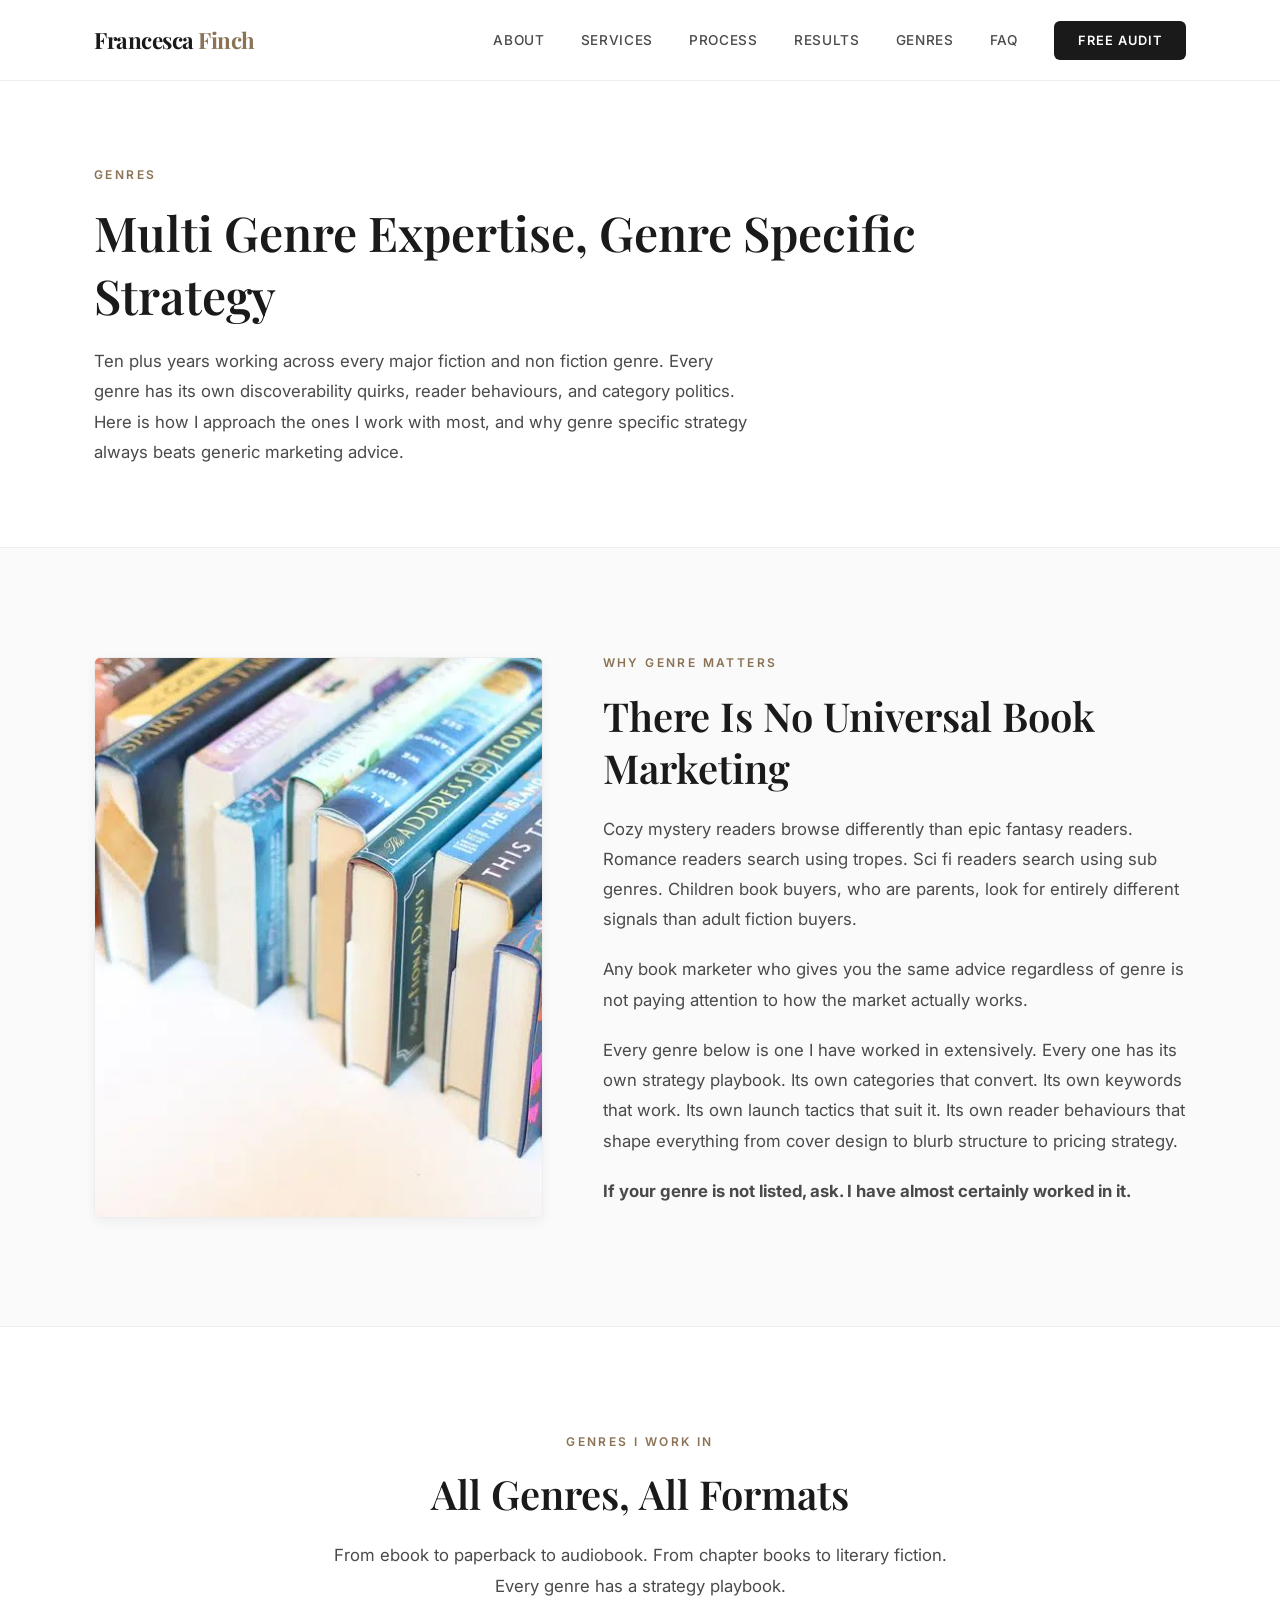
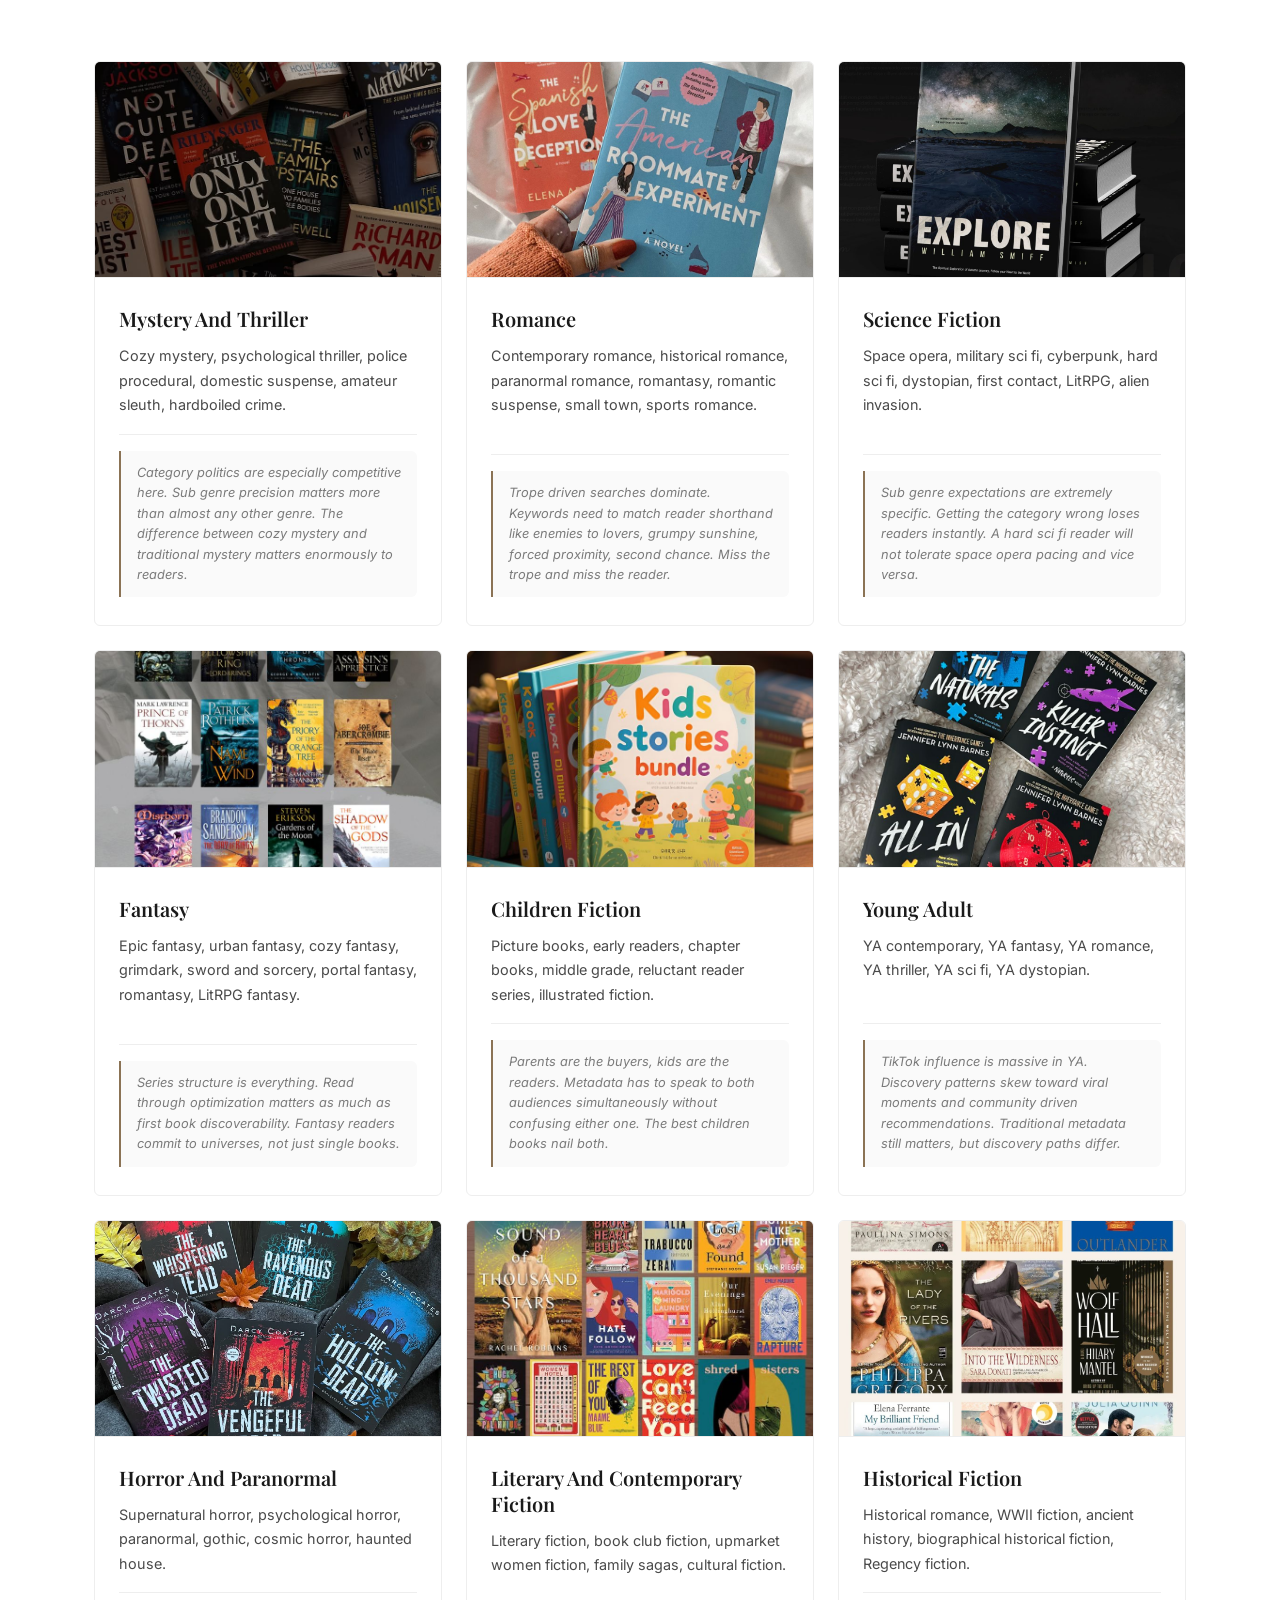
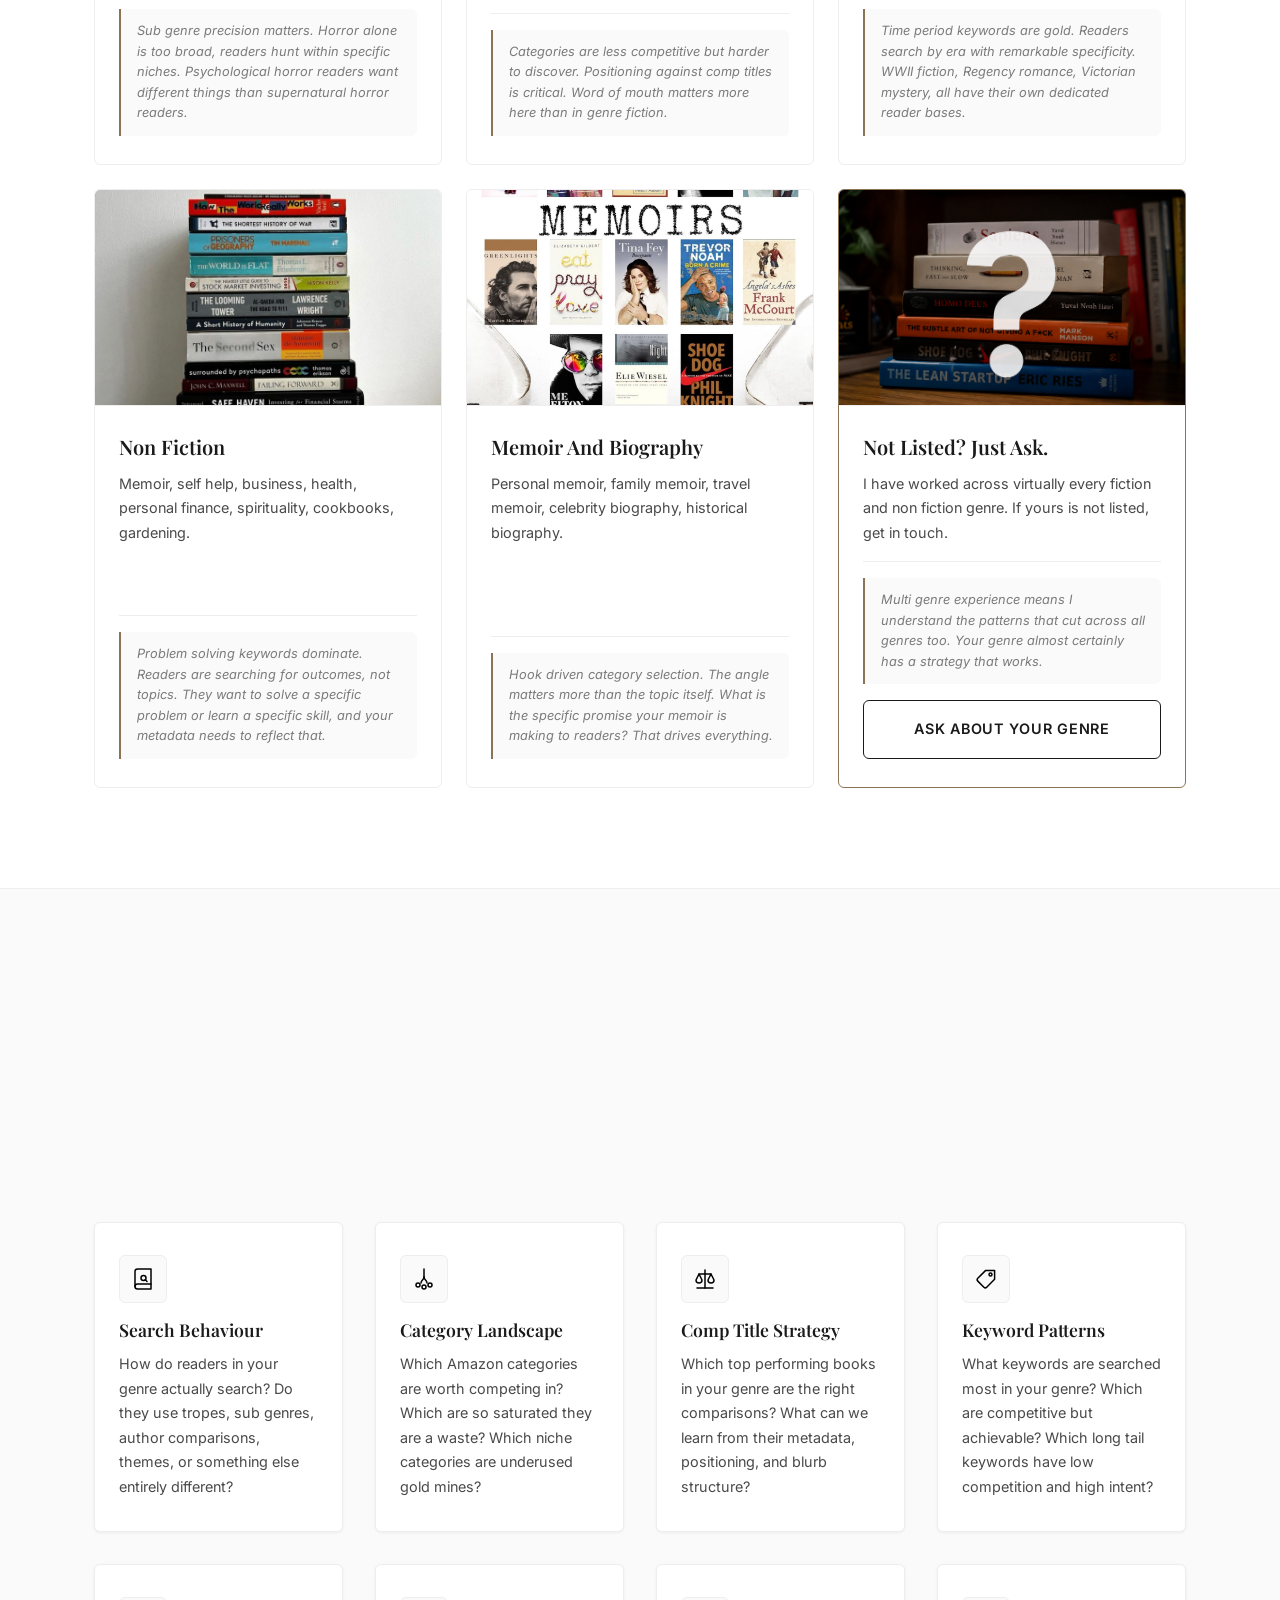
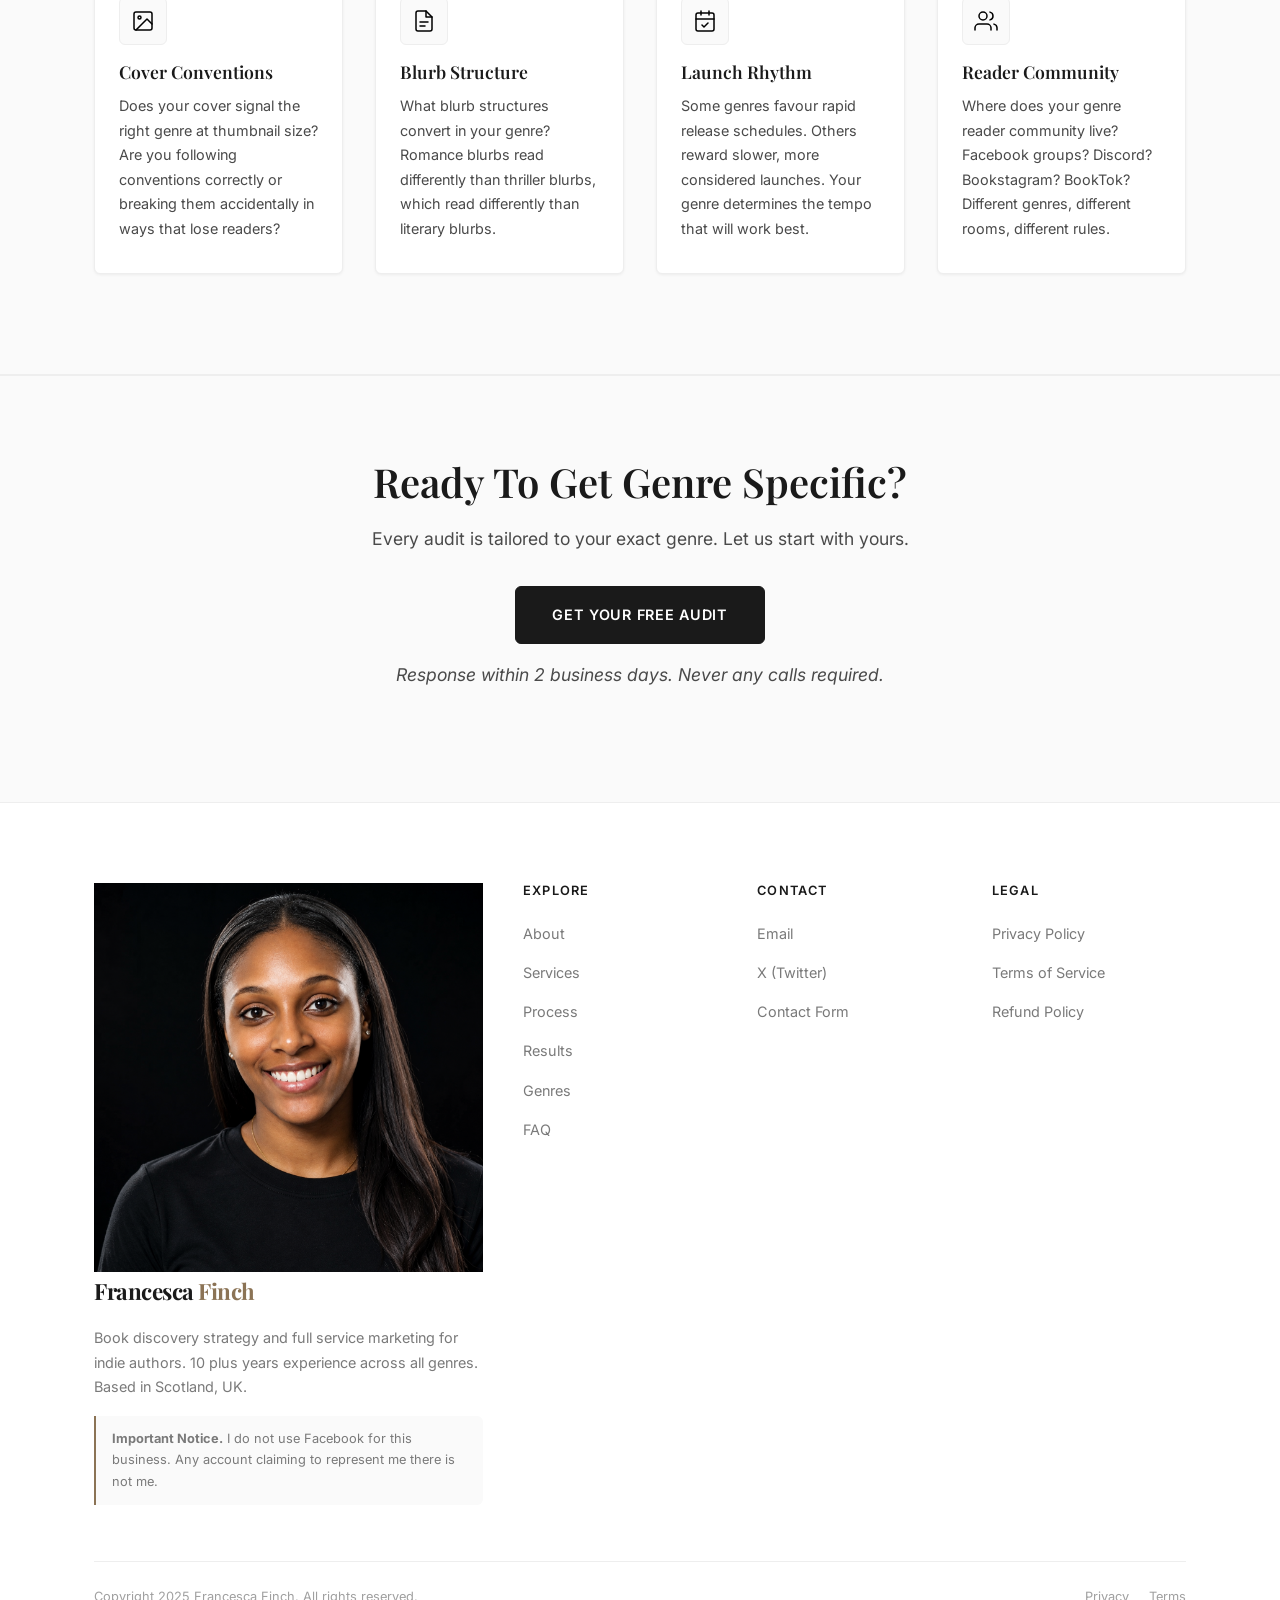
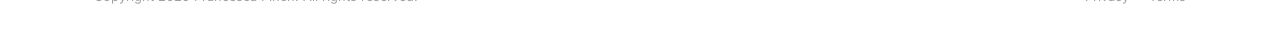
<file: genres.html>
<!DOCTYPE html>
<html lang="en">
<head>
    <meta charset="UTF-8">
    <meta name="viewport" content="width=device-width, initial-scale=1.0">
    <title>Genres, Francesca Finch, Multi Genre Book Discovery Strategist</title>
    <meta name="description" content="Multi genre book marketing expertise. From cozy mystery to sci fi, romance to children fiction, 10 plus years across every genre.">
    <link rel="icon" type="image/x-icon" href="favicon.ico">
    <link rel="icon" type="image/png" sizes="32x32" href="favicon-32x32.png">
    <link rel="icon" type="image/png" sizes="16x16" href="favicon-16x16.png">
    <link rel="apple-touch-icon" sizes="180x180" href="apple-touch-icon.png">
    <link rel="preconnect" href="https://fonts.googleapis.com">
    <link rel="preconnect" href="https://fonts.gstatic.com" crossorigin>
    <link href="https://fonts.googleapis.com/css2?family=Playfair+Display:ital,wght@0,400;0,600;0,700;1,400&family=Inter:wght@300;400;500;600;700&display=swap" rel="stylesheet">
    <link rel="stylesheet" href="styles.css">
</head>
<body>

    <nav class="nav" id="nav">
        <div class="container nav__inner">
            <a href="index.html" class="nav__logo">Francesca<span>Finch</span></a>
            <ul class="nav__links" id="navLinks">
                <li><a href="about.html">About</a></li>
                <li><a href="services.html">Services</a></li>
                <li><a href="process.html">Process</a></li>
                <li><a href="results.html">Results</a></li>
                <li><a href="genres.html">Genres</a></li>
                <li><a href="faq.html">FAQ</a></li>
                <li><a href="contact.html" class="nav__cta">Free Audit</a></li>
            </ul>
            <button class="nav__toggle" id="navToggle" aria-label="Toggle menu"><span></span><span></span><span></span></button>
        </div>
    </nav>

    <!-- HERO -->
    <section class="genres-hero">
        <div class="container">
            <div class="genres-hero__inner fade-in">
                <span class="section-label">Genres</span>
                <h1 class="section-title" style="font-size: clamp(2rem, 4vw, 3rem);">Multi Genre Expertise, Genre Specific Strategy</h1>
                <p class="section-subtitle">Ten plus years working across every major fiction and non fiction genre. Every genre has its own discoverability quirks, reader behaviours, and category politics. Here is how I approach the ones I work with most, and why genre specific strategy always beats generic marketing advice.</p>
            </div>
        </div>
    </section>

    <!-- WHY GENRE MATTERS -->
    <section class="why-genre">
        <div class="container">
            <div class="why-genre__inner">
                <div class="why-genre__image fade-in">
                    <img src="Books from various genres arranged together.jpg" alt="Books from various genres arranged together" loading="lazy">
                </div>
                <div class="why-genre__content fade-in">
                    <span class="section-label">Why Genre Matters</span>
                    <h2 class="section-title">There Is No Universal Book Marketing</h2>
                    <p>Cozy mystery readers browse differently than epic fantasy readers. Romance readers search using tropes. Sci fi readers search using sub genres. Children book buyers, who are parents, look for entirely different signals than adult fiction buyers.</p>
                    <p>Any book marketer who gives you the same advice regardless of genre is not paying attention to how the market actually works.</p>
                    <p>Every genre below is one I have worked in extensively. Every one has its own strategy playbook. Its own categories that convert. Its own keywords that work. Its own launch tactics that suit it. Its own reader behaviours that shape everything from cover design to blurb structure to pricing strategy.</p>
                    <p><strong>If your genre is not listed, ask. I have almost certainly worked in it.</strong></p>
                </div>
            </div>
        </div>
    </section>

    <!-- GENRE GRID -->
    <section class="genre-grid-section">
        <div class="container">
            <div class="section-header section-header--center fade-in">
                <span class="section-label">Genres I Work In</span>
                <h2 class="section-title">All Genres, All Formats</h2>
                <p class="section-subtitle">From ebook to paperback to audiobook. From chapter books to literary fiction. Every genre has a strategy playbook.</p>
            </div>

            <div class="genre-grid">
                <div class="genre-card fade-in">
                    <div class="genre-card__image">
                        <img src="Mystery and thriller books.jpg" alt="Mystery and thriller books" loading="lazy">
                    </div>
                    <div class="genre-card__body">
                        <h3>Mystery And Thriller</h3>
                        <p class="genre-card__sub">Cozy mystery, psychological thriller, police procedural, domestic suspense, amateur sleuth, hardboiled crime.</p>
                        <div class="genre-card__note">Category politics are especially competitive here. Sub genre precision matters more than almost any other genre. The difference between cozy mystery and traditional mystery matters enormously to readers.</div>
                    </div>
                </div>

                <div class="genre-card fade-in">
                    <div class="genre-card__image">
                        <img src="Romance novels.jpg" alt="Romance novels" loading="lazy">
                    </div>
                    <div class="genre-card__body">
                        <h3>Romance</h3>
                        <p class="genre-card__sub">Contemporary romance, historical romance, paranormal romance, romantasy, romantic suspense, small town, sports romance.</p>
                        <div class="genre-card__note">Trope driven searches dominate. Keywords need to match reader shorthand like enemies to lovers, grumpy sunshine, forced proximity, second chance. Miss the trope and miss the reader.</div>
                    </div>
                </div>

                <div class="genre-card fade-in">
                    <div class="genre-card__image">
                        <img src="Science fiction books and futuristic imagery.jpg" alt="Science fiction books and futuristic imagery" loading="lazy">
                    </div>
                    <div class="genre-card__body">
                        <h3>Science Fiction</h3>
                        <p class="genre-card__sub">Space opera, military sci fi, cyberpunk, hard sci fi, dystopian, first contact, LitRPG, alien invasion.</p>
                        <div class="genre-card__note">Sub genre expectations are extremely specific. Getting the category wrong loses readers instantly. A hard sci fi reader will not tolerate space opera pacing and vice versa.</div>
                    </div>
                </div>

                <div class="genre-card fade-in">
                    <div class="genre-card__image">
                        <img src="Fantasy books with epic imagery.jpg" alt="Fantasy books with epic imagery" loading="lazy">
                    </div>
                    <div class="genre-card__body">
                        <h3>Fantasy</h3>
                        <p class="genre-card__sub">Epic fantasy, urban fantasy, cozy fantasy, grimdark, sword and sorcery, portal fantasy, romantasy, LitRPG fantasy.</p>
                        <div class="genre-card__note">Series structure is everything. Read through optimization matters as much as first book discoverability. Fantasy readers commit to universes, not just single books.</div>
                    </div>
                </div>

                <div class="genre-card fade-in">
                    <div class="genre-card__image">
                        <img src="Children books and colorful covers.jpg" alt="Children books and colorful covers" loading="lazy">
                    </div>
                    <div class="genre-card__body">
                        <h3>Children Fiction</h3>
                        <p class="genre-card__sub">Picture books, early readers, chapter books, middle grade, reluctant reader series, illustrated fiction.</p>
                        <div class="genre-card__note">Parents are the buyers, kids are the readers. Metadata has to speak to both audiences simultaneously without confusing either one. The best children books nail both.</div>
                    </div>
                </div>

                <div class="genre-card fade-in">
                    <div class="genre-card__image">
                        <img src="Young Adult books.jpg" alt="Young Adult books" loading="lazy">
                    </div>
                    <div class="genre-card__body">
                        <h3>Young Adult</h3>
                        <p class="genre-card__sub">YA contemporary, YA fantasy, YA romance, YA thriller, YA sci fi, YA dystopian.</p>
                        <div class="genre-card__note">TikTok influence is massive in YA. Discovery patterns skew toward viral moments and community driven recommendations. Traditional metadata still matters, but discovery paths differ.</div>
                    </div>
                </div>

                <div class="genre-card fade-in">
                    <div class="genre-card__image">
                        <img src="Horror and paranormal books.jpg" alt="Horror and paranormal books" loading="lazy">
                    </div>
                    <div class="genre-card__body">
                        <h3>Horror And Paranormal</h3>
                        <p class="genre-card__sub">Supernatural horror, psychological horror, paranormal, gothic, cosmic horror, haunted house.</p>
                        <div class="genre-card__note">Sub genre precision matters. Horror alone is too broad, readers hunt within specific niches. Psychological horror readers want different things than supernatural horror readers.</div>
                    </div>
                </div>

                <div class="genre-card fade-in">
                    <div class="genre-card__image">
                        <img src="Literary fiction books.jpg" alt="Literary fiction books" loading="lazy">
                    </div>
                    <div class="genre-card__body">
                        <h3>Literary And Contemporary Fiction</h3>
                        <p class="genre-card__sub">Literary fiction, book club fiction, upmarket women fiction, family sagas, cultural fiction.</p>
                        <div class="genre-card__note">Categories are less competitive but harder to discover. Positioning against comp titles is critical. Word of mouth matters more here than in genre fiction.</div>
                    </div>
                </div>

                <div class="genre-card fade-in">
                    <div class="genre-card__image">
                        <img src="Historical fiction books.jpg" alt="Historical fiction books" loading="lazy">
                    </div>
                    <div class="genre-card__body">
                        <h3>Historical Fiction</h3>
                        <p class="genre-card__sub">Historical romance, WWII fiction, ancient history, biographical historical fiction, Regency fiction.</p>
                        <div class="genre-card__note">Time period keywords are gold. Readers search by era with remarkable specificity. WWII fiction, Regency romance, Victorian mystery, all have their own dedicated reader bases.</div>
                    </div>
                </div>

                <div class="genre-card fade-in">
                    <div class="genre-card__image">
                        <img src="Non fiction books.jpg" alt="Non fiction books" loading="lazy">
                    </div>
                    <div class="genre-card__body">
                        <h3>Non Fiction</h3>
                        <p class="genre-card__sub">Memoir, self help, business, health, personal finance, spirituality, cookbooks, gardening.</p>
                        <div class="genre-card__note">Problem solving keywords dominate. Readers are searching for outcomes, not topics. They want to solve a specific problem or learn a specific skill, and your metadata needs to reflect that.</div>
                    </div>
                </div>

                <div class="genre-card fade-in">
                    <div class="genre-card__image">
                        <img src="Memoir and biography books.jpg" alt="Memoir and biography books" loading="lazy">
                    </div>
                    <div class="genre-card__body">
                        <h3>Memoir And Biography</h3>
                        <p class="genre-card__sub">Personal memoir, family memoir, travel memoir, celebrity biography, historical biography.</p>
                        <div class="genre-card__note">Hook driven category selection. The angle matters more than the topic itself. What is the specific promise your memoir is making to readers? That drives everything.</div>
                    </div>
                </div>

                <div class="genre-card fade-in genre-card--ask">
                    <div class="genre-card__image">
                        <img src="Books stacked with question mark overlay.png" alt="Books stacked with question mark overlay" loading="lazy">
                    </div>
                    <div class="genre-card__body">
                        <h3>Not Listed? Just Ask.</h3>
                        <p class="genre-card__sub">I have worked across virtually every fiction and non fiction genre. If yours is not listed, get in touch.</p>
                        <div class="genre-card__note">Multi genre experience means I understand the patterns that cut across all genres too. Your genre almost certainly has a strategy that works.</div>
                        <a href="contact.html" class="btn btn--outline" style="margin-top: 16px; width: 100%;">Ask About Your Genre</a>
                    </div>
                </div>
            </div>
        </div>
    </section>

    <!-- WHAT I LOOK AT PER GENRE -->
    <section class="genre-approach">
        <div class="container">
            <div class="section-header section-header--center fade-in">
                <span class="section-label">The Approach</span>
                <h2 class="section-title">What I Analyse For Every Genre</h2>
                <p class="section-subtitle">Regardless of your genre, the analysis follows the same rigorous framework, adapted specifically to your genre readers and their behaviours.</p>
            </div>

            <div class="approach-grid fade-in">
                <div class="approach-item">
                    <div class="approach-item__icon">
                        <img src="images/icon-search-approach.svg" alt="" loading="lazy">
                    </div>
                    <h4>Search Behaviour</h4>
                    <p>How do readers in your genre actually search? Do they use tropes, sub genres, author comparisons, themes, or something else entirely different?</p>
                </div>

                <div class="approach-item">
                    <div class="approach-item__icon">
                        <img src="images/icon-category-approach.svg" alt="" loading="lazy">
                    </div>
                    <h4>Category Landscape</h4>
                    <p>Which Amazon categories are worth competing in? Which are so saturated they are a waste? Which niche categories are underused gold mines?</p>
                </div>

                <div class="approach-item">
                    <div class="approach-item__icon">
                        <img src="images/icon-comp-approach.svg" alt="" loading="lazy">
                    </div>
                    <h4>Comp Title Strategy</h4>
                    <p>Which top performing books in your genre are the right comparisons? What can we learn from their metadata, positioning, and blurb structure?</p>
                </div>

                <div class="approach-item">
                    <div class="approach-item__icon">
                        <img src="images/icon-keyword-approach.svg" alt="" loading="lazy">
                    </div>
                    <h4>Keyword Patterns</h4>
                    <p>What keywords are searched most in your genre? Which are competitive but achievable? Which long tail keywords have low competition and high intent?</p>
                </div>

                <div class="approach-item">
                    <div class="approach-item__icon">
                        <img src="images/icon-cover-approach.svg" alt="" loading="lazy">
                    </div>
                    <h4>Cover Conventions</h4>
                    <p>Does your cover signal the right genre at thumbnail size? Are you following conventions correctly or breaking them accidentally in ways that lose readers?</p>
                </div>

                <div class="approach-item">
                    <div class="approach-item__icon">
                        <img src="images/icon-blurb-approach.svg" alt="" loading="lazy">
                    </div>
                    <h4>Blurb Structure</h4>
                    <p>What blurb structures convert in your genre? Romance blurbs read differently than thriller blurbs, which read differently than literary blurbs.</p>
                </div>

                <div class="approach-item">
                    <div class="approach-item__icon">
                        <img src="images/icon-launch-approach.svg" alt="" loading="lazy">
                    </div>
                    <h4>Launch Rhythm</h4>
                    <p>Some genres favour rapid release schedules. Others reward slower, more considered launches. Your genre determines the tempo that will work best.</p>
                </div>

                <div class="approach-item">
                    <div class="approach-item__icon">
                        <img src="images/icon-community-approach.svg" alt="" loading="lazy">
                    </div>
                    <h4>Reader Community</h4>
                    <p>Where does your genre reader community live? Facebook groups? Discord? Bookstagram? BookTok? Different genres, different rooms, different rules.</p>
                </div>
            </div>
        </div>
    </section>

    <!-- CTA -->
    <section class="cta-section">
        <div class="container fade-in">
            <h2>Ready To Get Genre Specific?</h2>
            <p>Every audit is tailored to your exact genre. Let us start with yours.</p>
            <a href="contact.html" class="btn btn--primary">Get Your Free Audit</a>
            <p class="cta-section__note">Response within 2 business days. Never any calls required.</p>
        </div>
    </section>

    <footer class="footer">
        <div class="container">
            <div class="footer__inner">
                <div class="footer__brand">
                    <div class="footer__brand-header">
                        <img src="francesca.png" alt="Francesca Finch" class="footer__brand-photo">
                        <a href="index.html" class="nav__logo">Francesca<span>Finch</span></a>
                    </div>
                    <p>Book discovery strategy and full service marketing for indie authors. 10 plus years experience across all genres. Based in Scotland, UK.</p>
                    <p class="footer__notice"><strong>Important Notice.</strong> I do not use Facebook for this business. Any account claiming to represent me there is not me.</p>
                </div>
                <div><h4>Explore</h4><ul><li><a href="about.html">About</a></li><li><a href="services.html">Services</a></li><li><a href="process.html">Process</a></li><li><a href="results.html">Results</a></li><li><a href="genres.html">Genres</a></li><li><a href="faq.html">FAQ</a></li></ul></div>
                <div><h4>Contact</h4><ul><li><a href="mailto: hello@francescafinch.com">Email</a></li><li><a href="https://x.com/francescafinchb" target="_blank" rel="noopener">X (Twitter)</a></li><li><a href="contact.html">Contact Form</a></li></ul></div>
                <div><h4>Legal</h4><ul><li><a href="privacy.html">Privacy Policy</a></li><li><a href="terms.html">Terms of Service</a></li><li><a href="refund.html">Refund Policy</a></li></ul></div>
            </div>
            <div class="footer__bottom"><p>Copyright 2025 Francesca Finch. All rights reserved.</p><div><a href="privacy.html">Privacy</a><a href="terms.html">Terms</a></div></div>
        </div>
    </footer>

    <script src="script.js"></script>

</body>
</html>
</file>
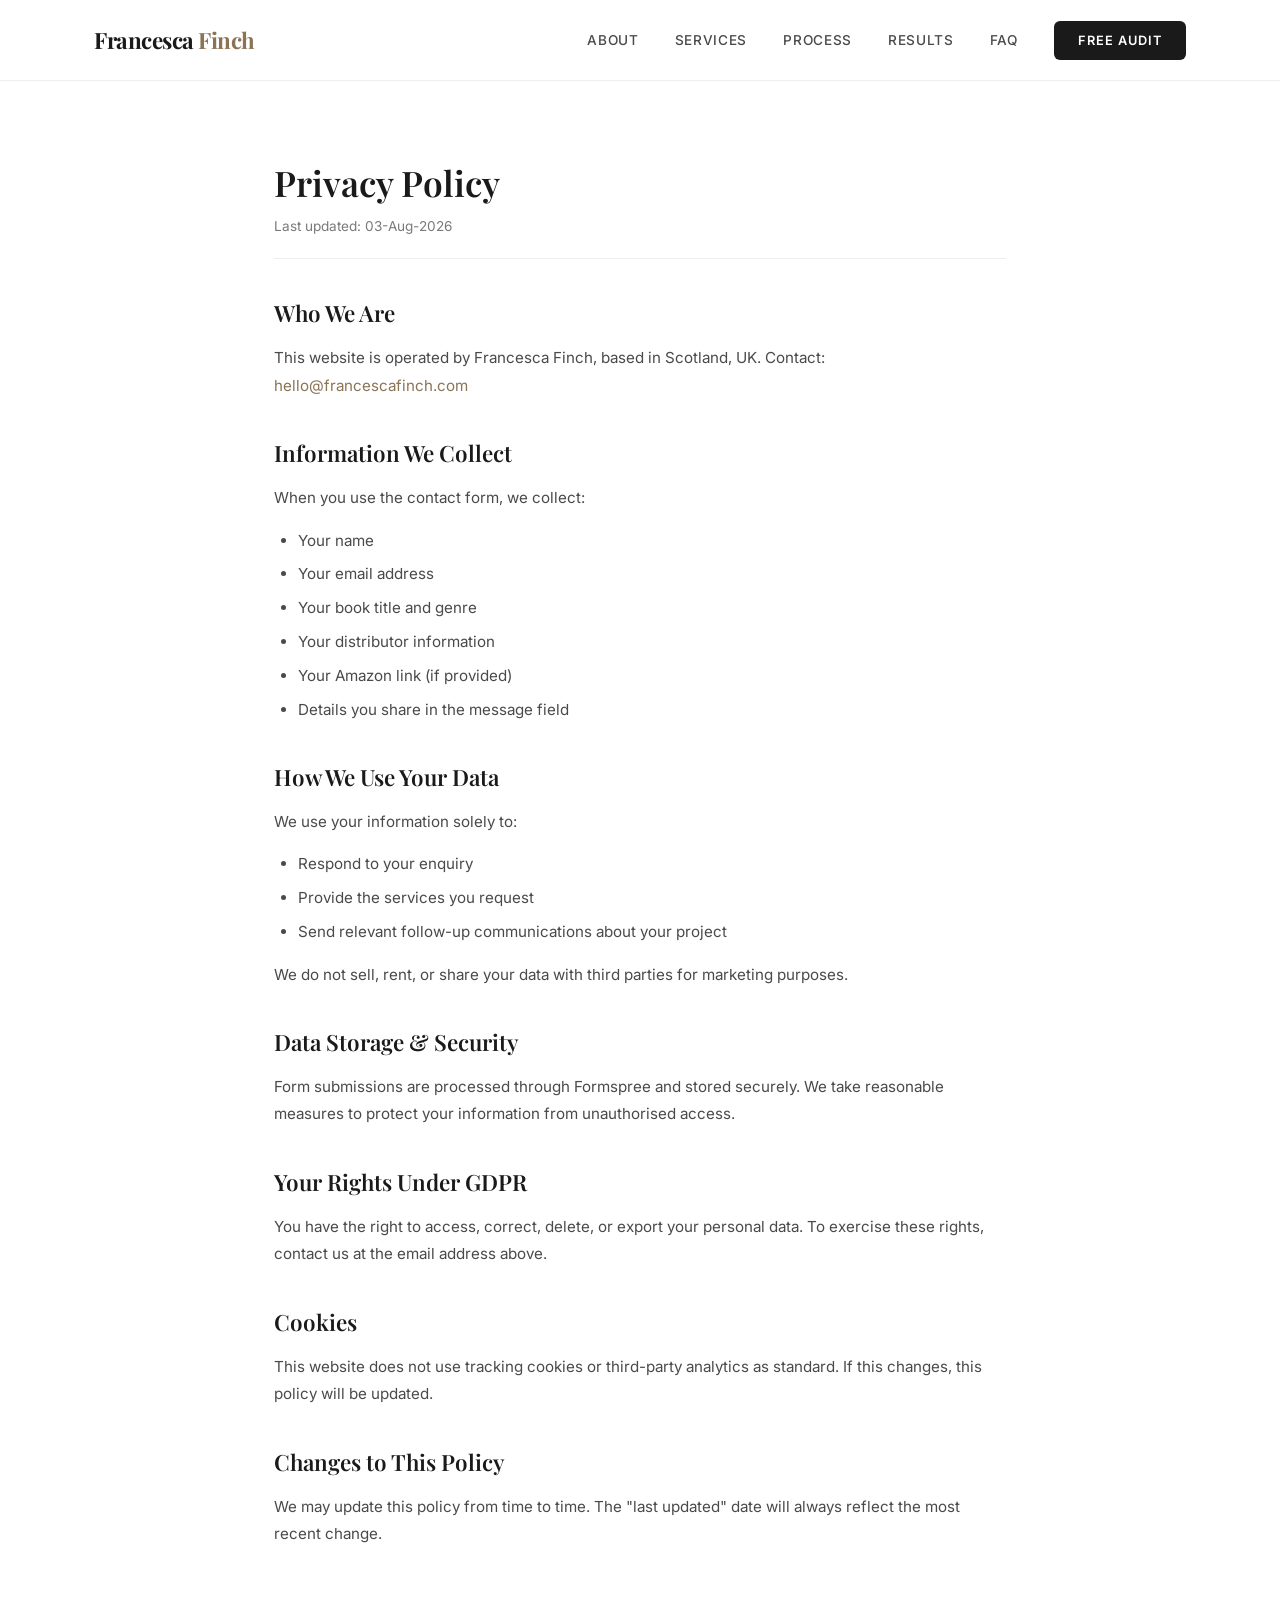
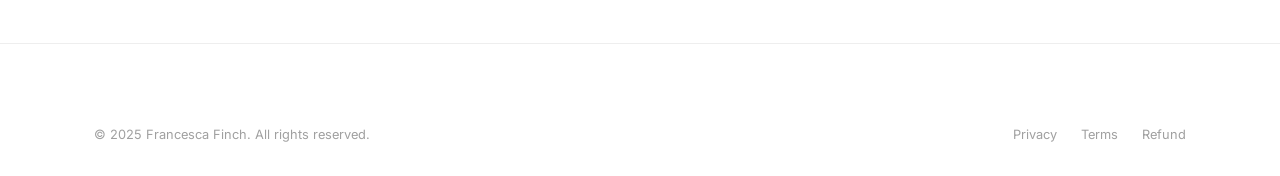
<file: privacy.html>
<!DOCTYPE html>
<html lang="en">
<head>
    <meta charset="UTF-8">
    <meta name="viewport" content="width=device-width, initial-scale=1.0">
    <title>Privacy Policy — Francesca Finch</title>
    <link rel="icon" type="image/png" href="images/favicon.png">
    <link rel="preconnect" href="https://fonts.googleapis.com">
    <link rel="preconnect" href="https://fonts.gstatic.com" crossorigin>
    <link href="https://fonts.googleapis.com/css2?family=Playfair+Display:ital,wght@0,400;0,600;0,700;1,400&family=Inter:wght@300;400;500;600;700&display=swap" rel="stylesheet">
    <link rel="stylesheet" href="styles.css">
</head>
<body>

    <nav class="nav" id="nav">
        <div class="container nav__inner">
            <a href="index.html" class="nav__logo">Francesca<span>Finch</span></a>
            <ul class="nav__links" id="navLinks">
                <li><a href="about.html">About</a></li>
                <li><a href="services.html">Services</a></li>
                <li><a href="process.html">Process</a></li>
                <li><a href="results.html">Results</a></li>
                <li><a href="faq.html">FAQ</a></li>
                <li><a href="contact.html" class="nav__cta">Free Audit</a></li>
            </ul>
            <button class="nav__toggle" id="navToggle" aria-label="Toggle menu"><span></span><span></span><span></span></button>
        </div>
    </nav>

    <div class="legal-page">
        <div class="container container--narrow">
            <h1>Privacy Policy</h1>
            <p class="last-updated">Last updated: 03-Aug-2026</p>

            <h2>Who We Are</h2>
            <p>This website is operated by Francesca Finch, based in Scotland, UK. Contact: <a href="mailto: hello@francescafinch.com"> hello@francescafinch.com</a></p>

            <h2>Information We Collect</h2>
            <p>When you use the contact form, we collect:</p>
            <ul>
                <li>Your name</li>
                <li>Your email address</li>
                <li>Your book title and genre</li>
                <li>Your distributor information</li>
                <li>Your Amazon link (if provided)</li>
                <li>Details you share in the message field</li>
            </ul>

            <h2>How We Use Your Data</h2>
            <p>We use your information solely to:</p>
            <ul>
                <li>Respond to your enquiry</li>
                <li>Provide the services you request</li>
                <li>Send relevant follow-up communications about your project</li>
            </ul>
            <p>We do not sell, rent, or share your data with third parties for marketing purposes.</p>

            <h2>Data Storage & Security</h2>
            <p>Form submissions are processed through Formspree and stored securely. We take reasonable measures to protect your information from unauthorised access.</p>

            <h2>Your Rights Under GDPR</h2>
            <p>You have the right to access, correct, delete, or export your personal data. To exercise these rights, contact us at the email address above.</p>

            <h2>Cookies</h2>
            <p>This website does not use tracking cookies or third-party analytics as standard. If this changes, this policy will be updated.</p>

            <h2>Changes to This Policy</h2>
            <p>We may update this policy from time to time. The "last updated" date will always reflect the most recent change.</p>
        </div>
    </div>

    <footer class="footer">
        <div class="container">
            <div class="footer__bottom" style="border-top: none; padding-top: 0;">
                <p>&copy; 2025 Francesca Finch. All rights reserved.</p>
                <div>
                    <a href="privacy.html">Privacy</a>
                    <a href="terms.html">Terms</a>
                    <a href="refund.html">Refund</a>
                </div>
            </div>
        </div>
    </footer>

    <script src="script.js"></script>
</body>
</html>
</file>
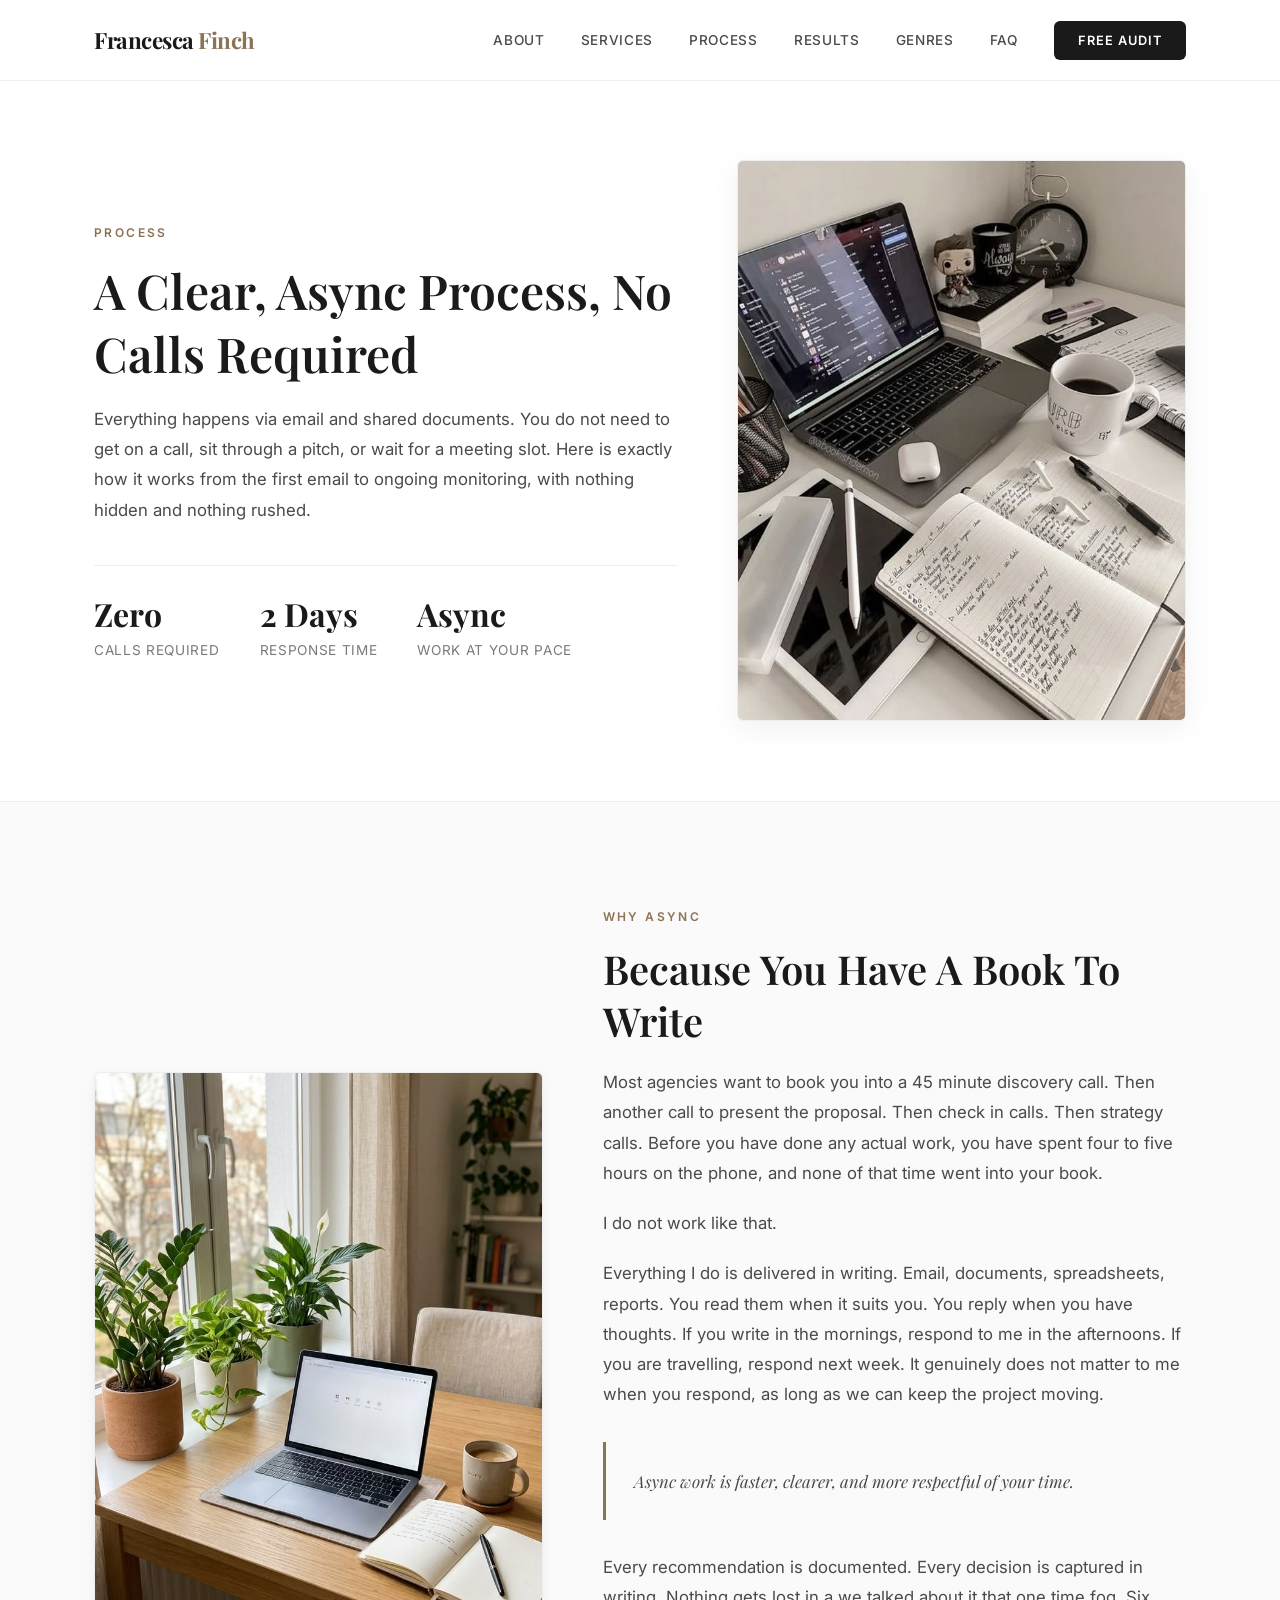
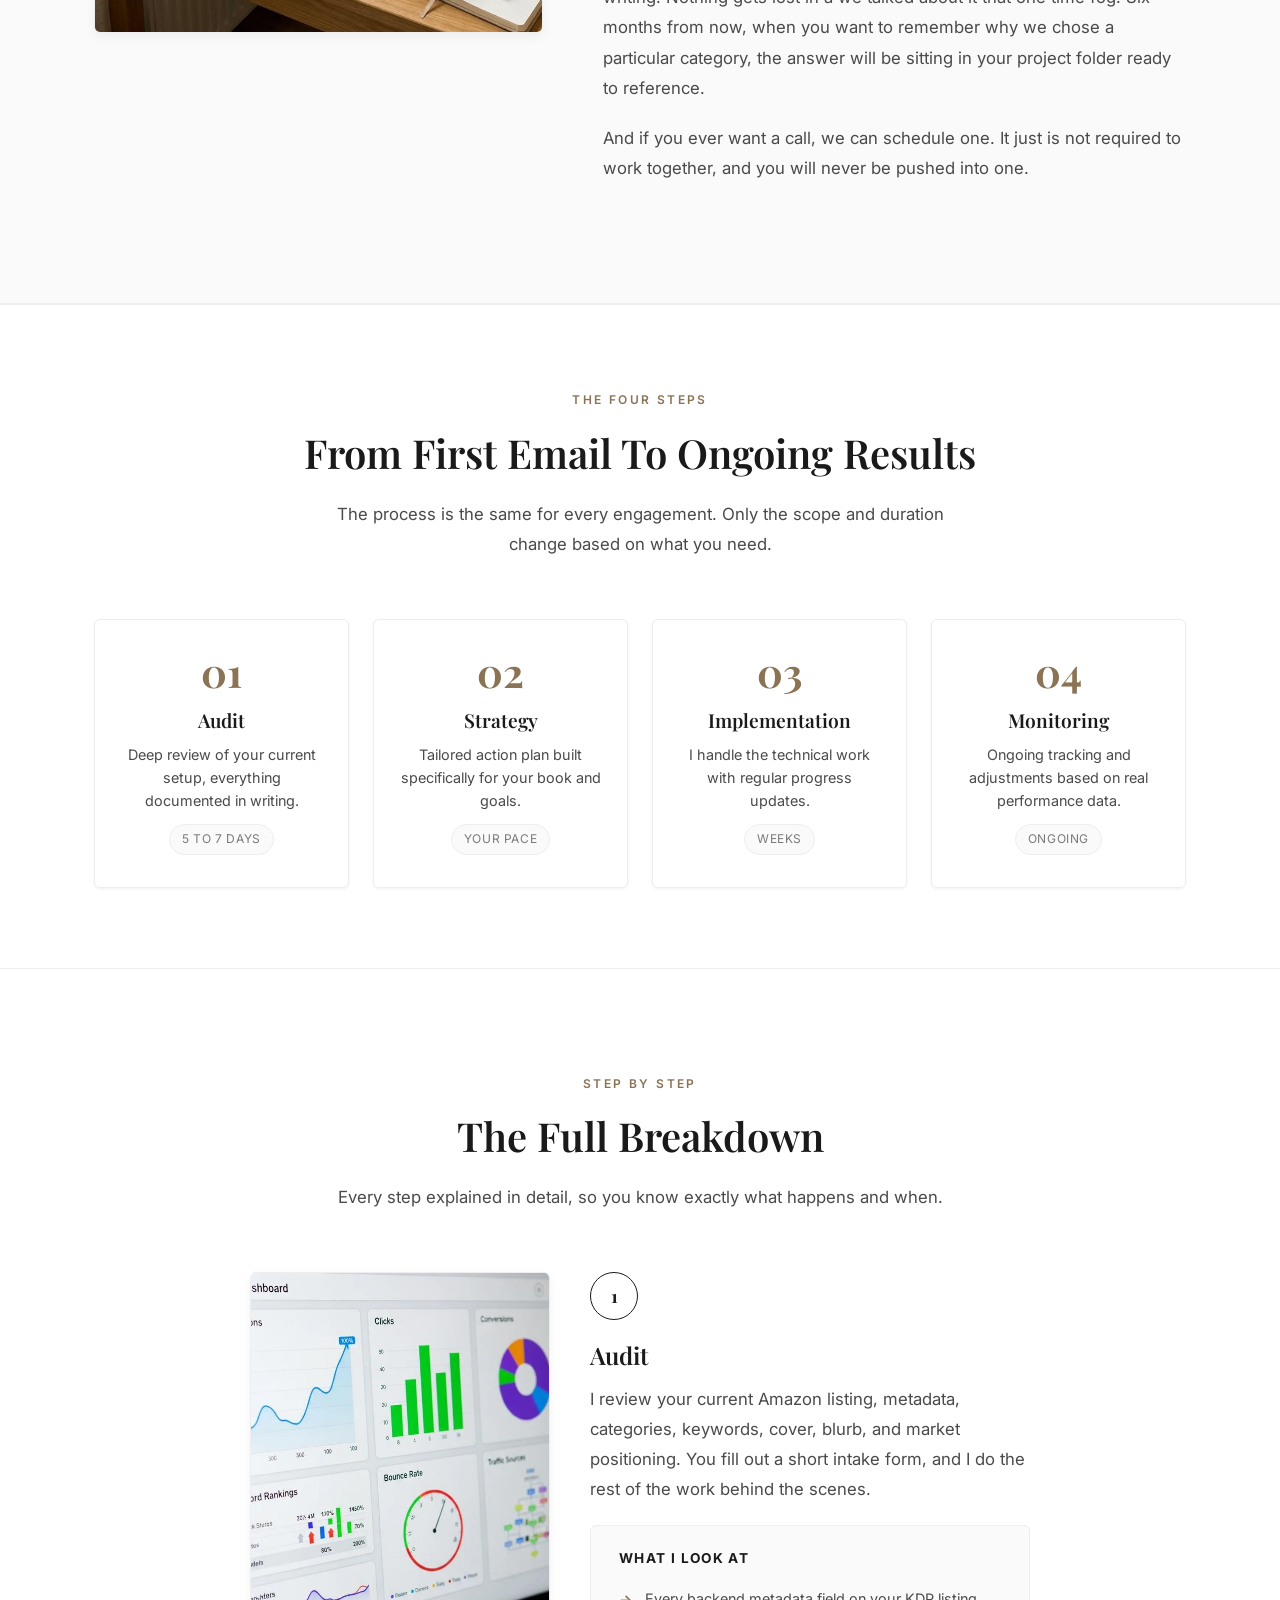
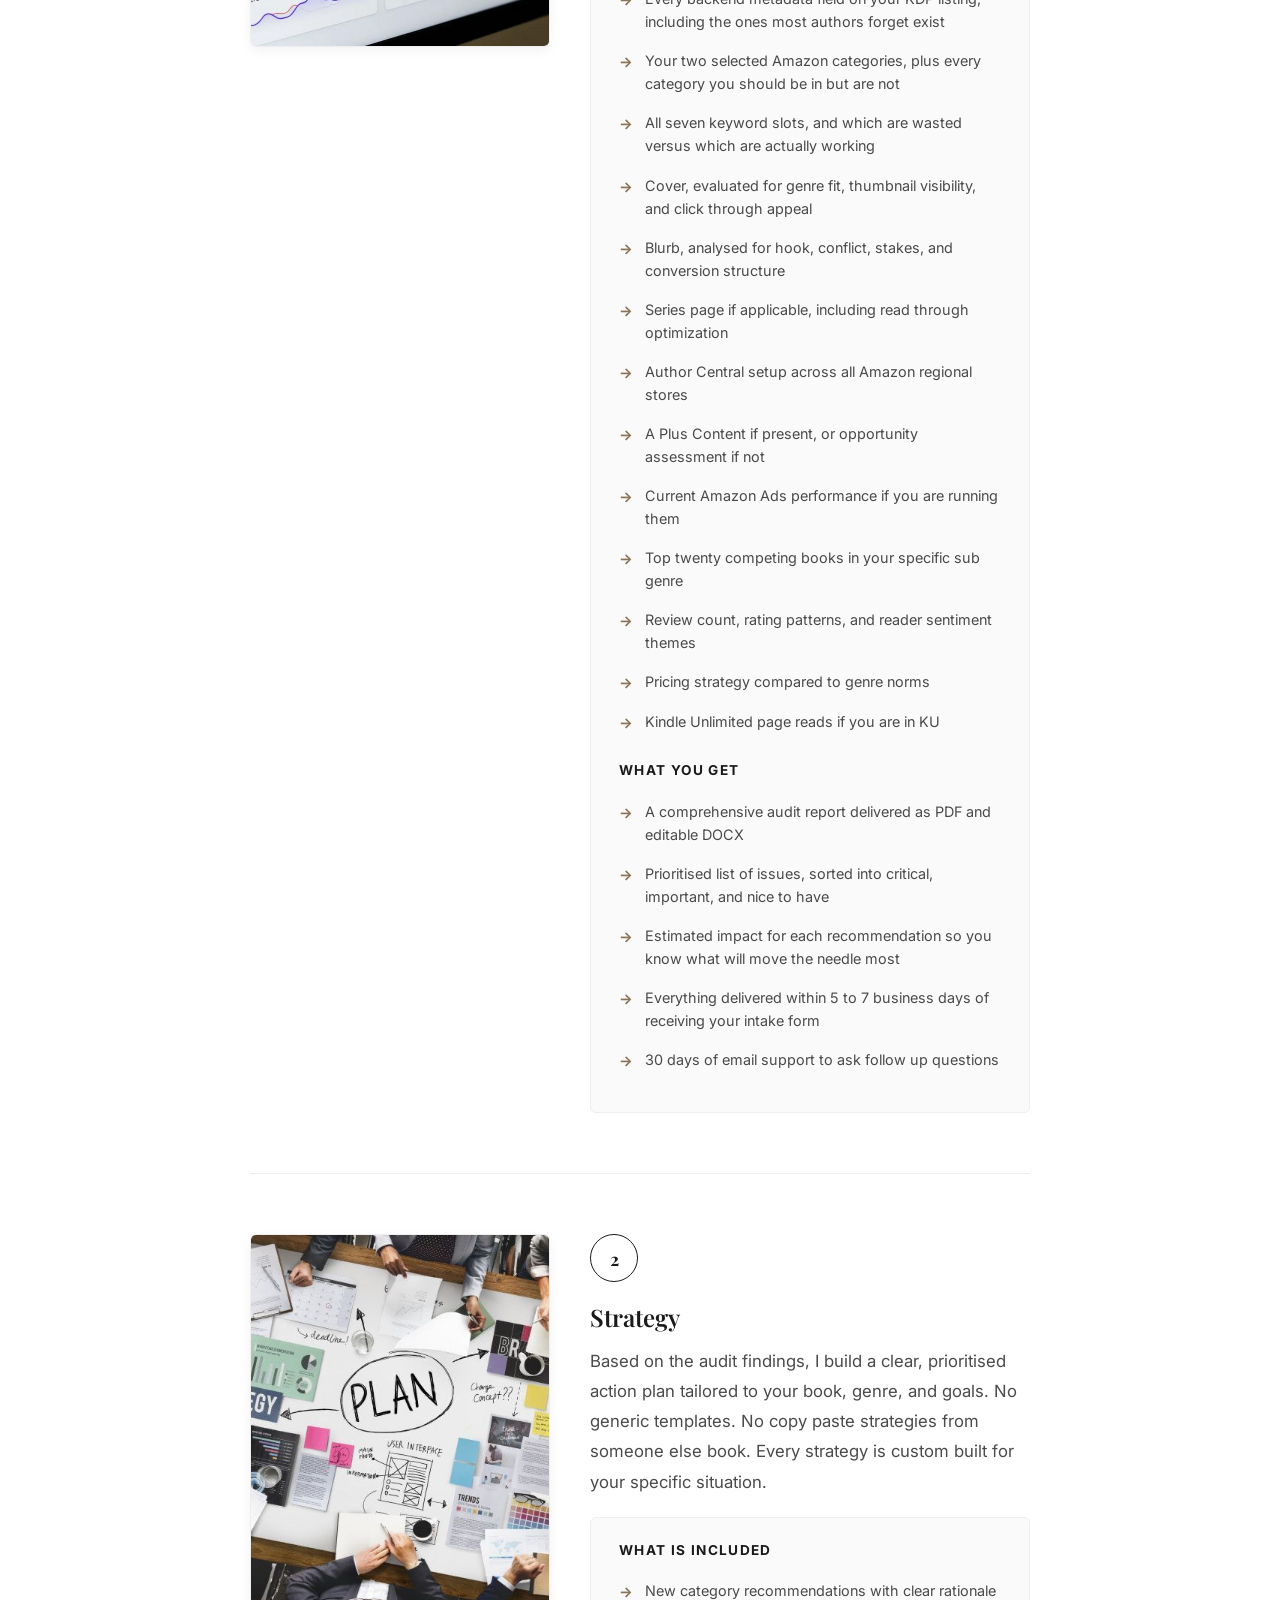
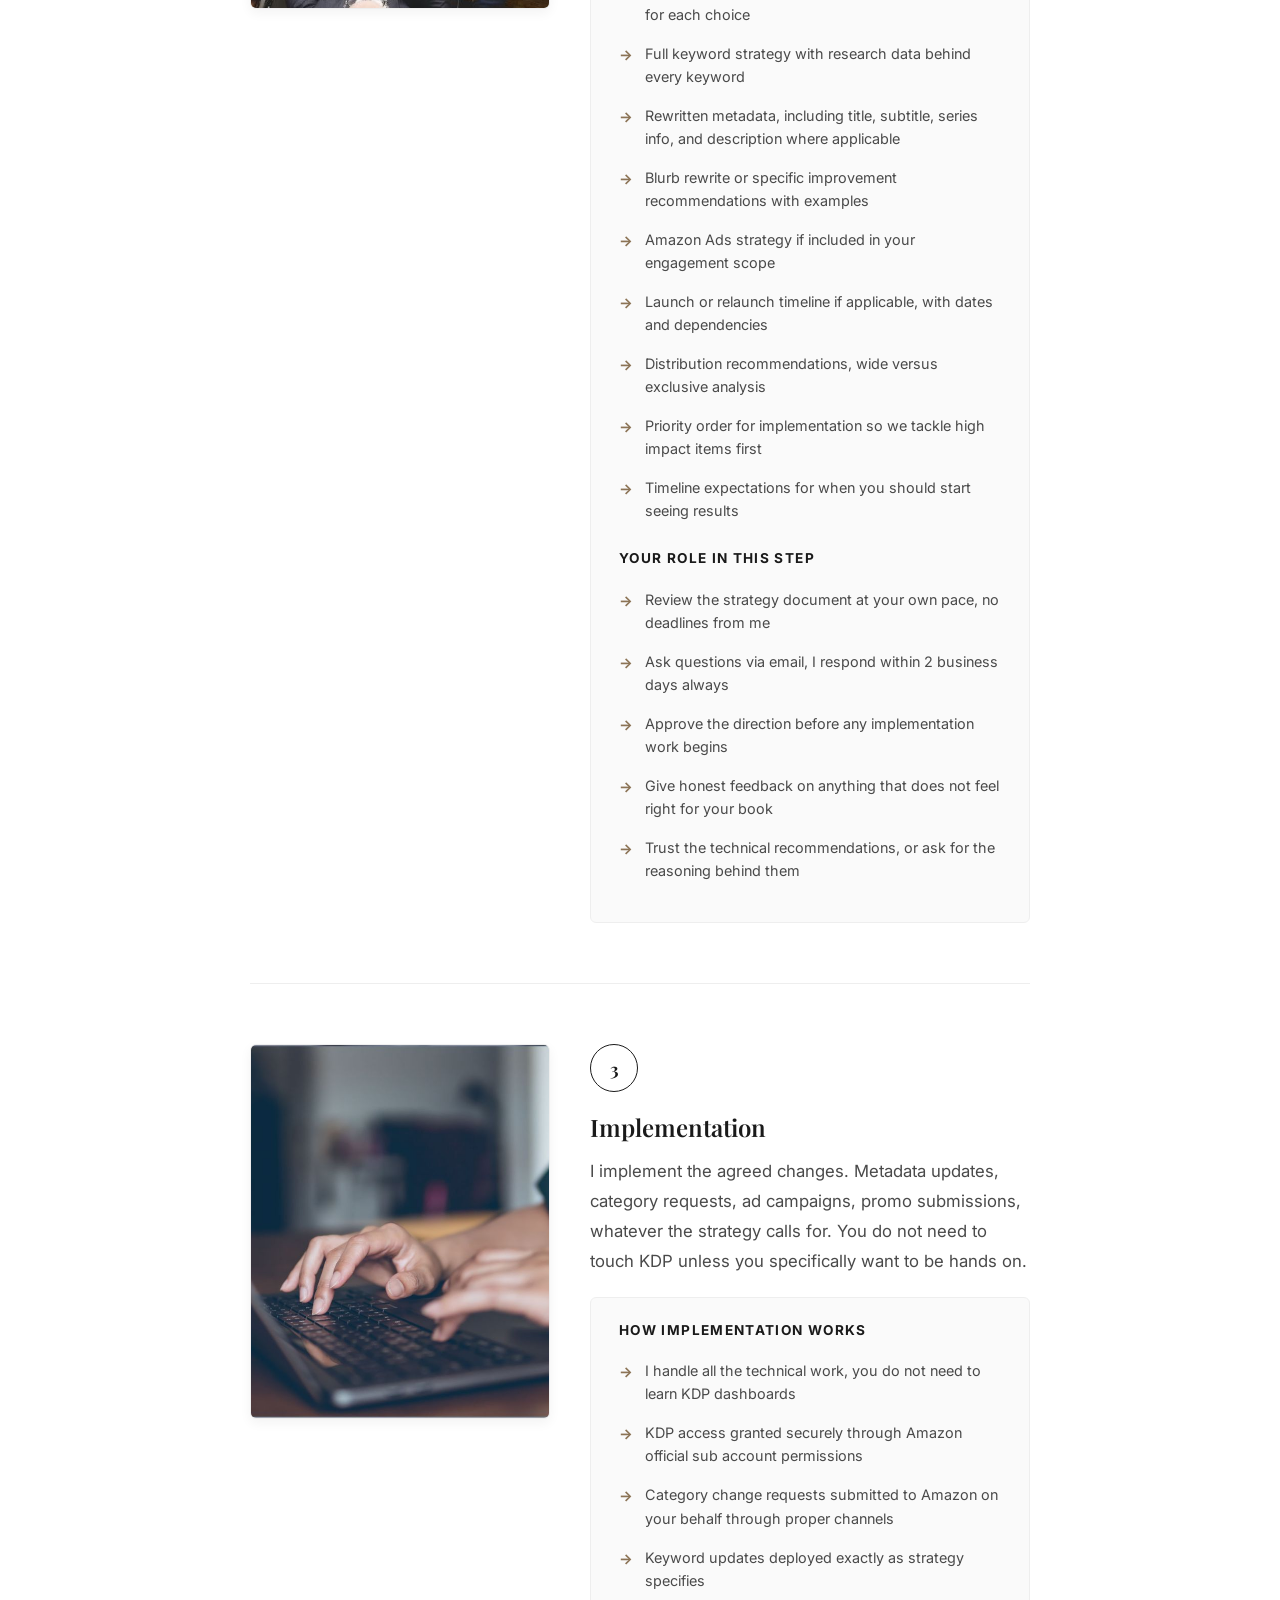
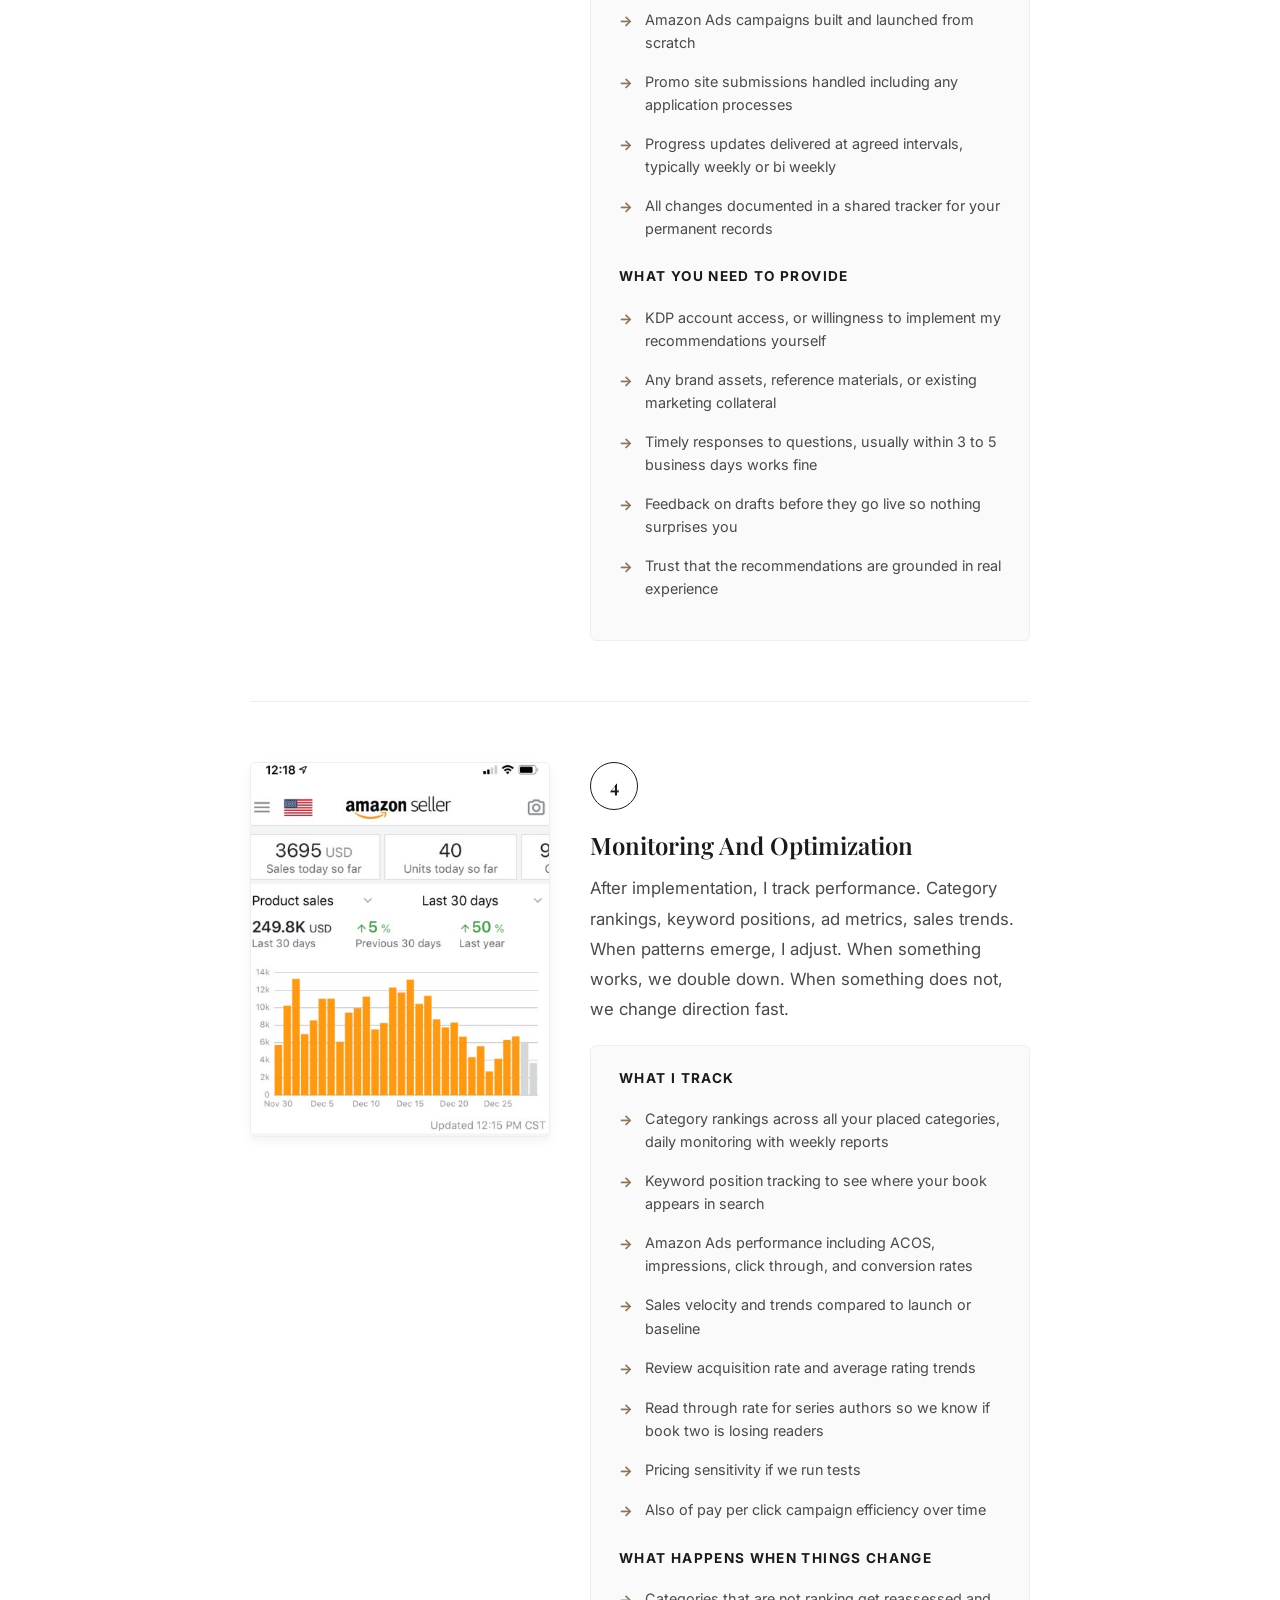
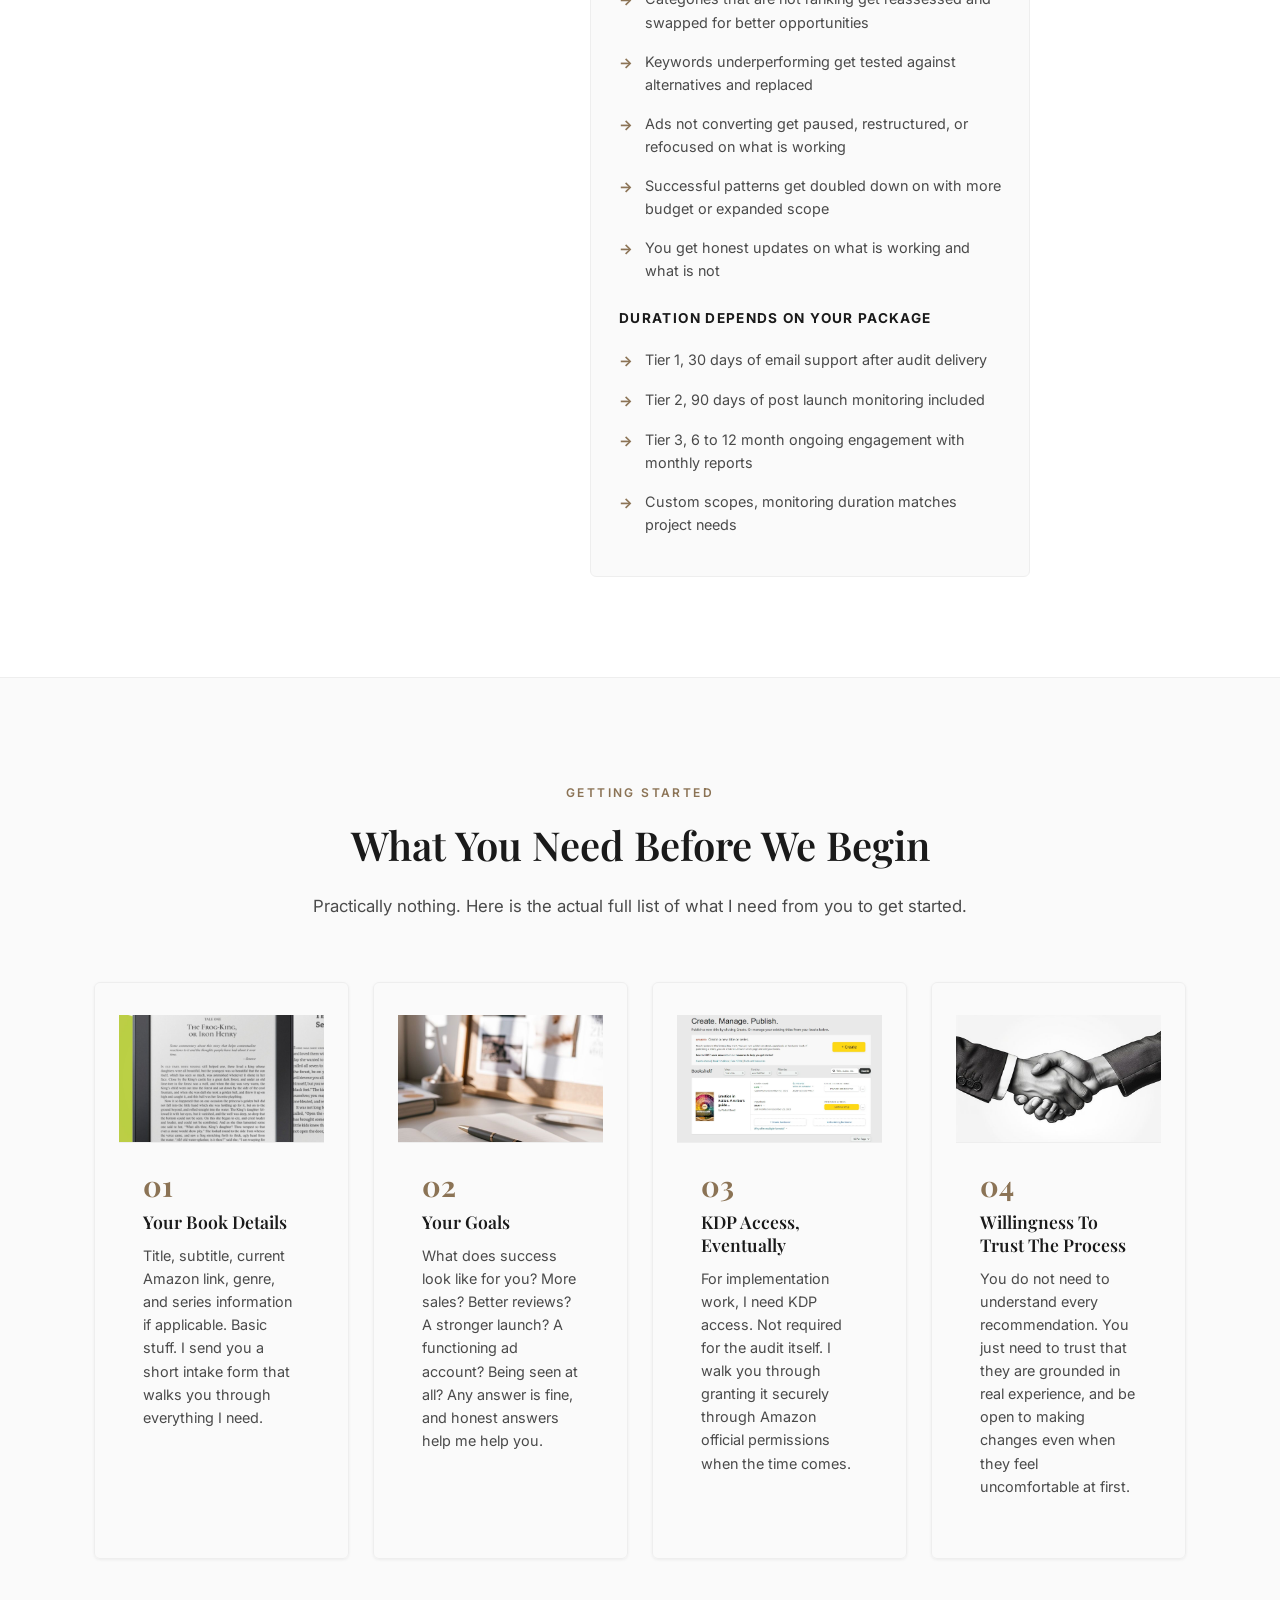
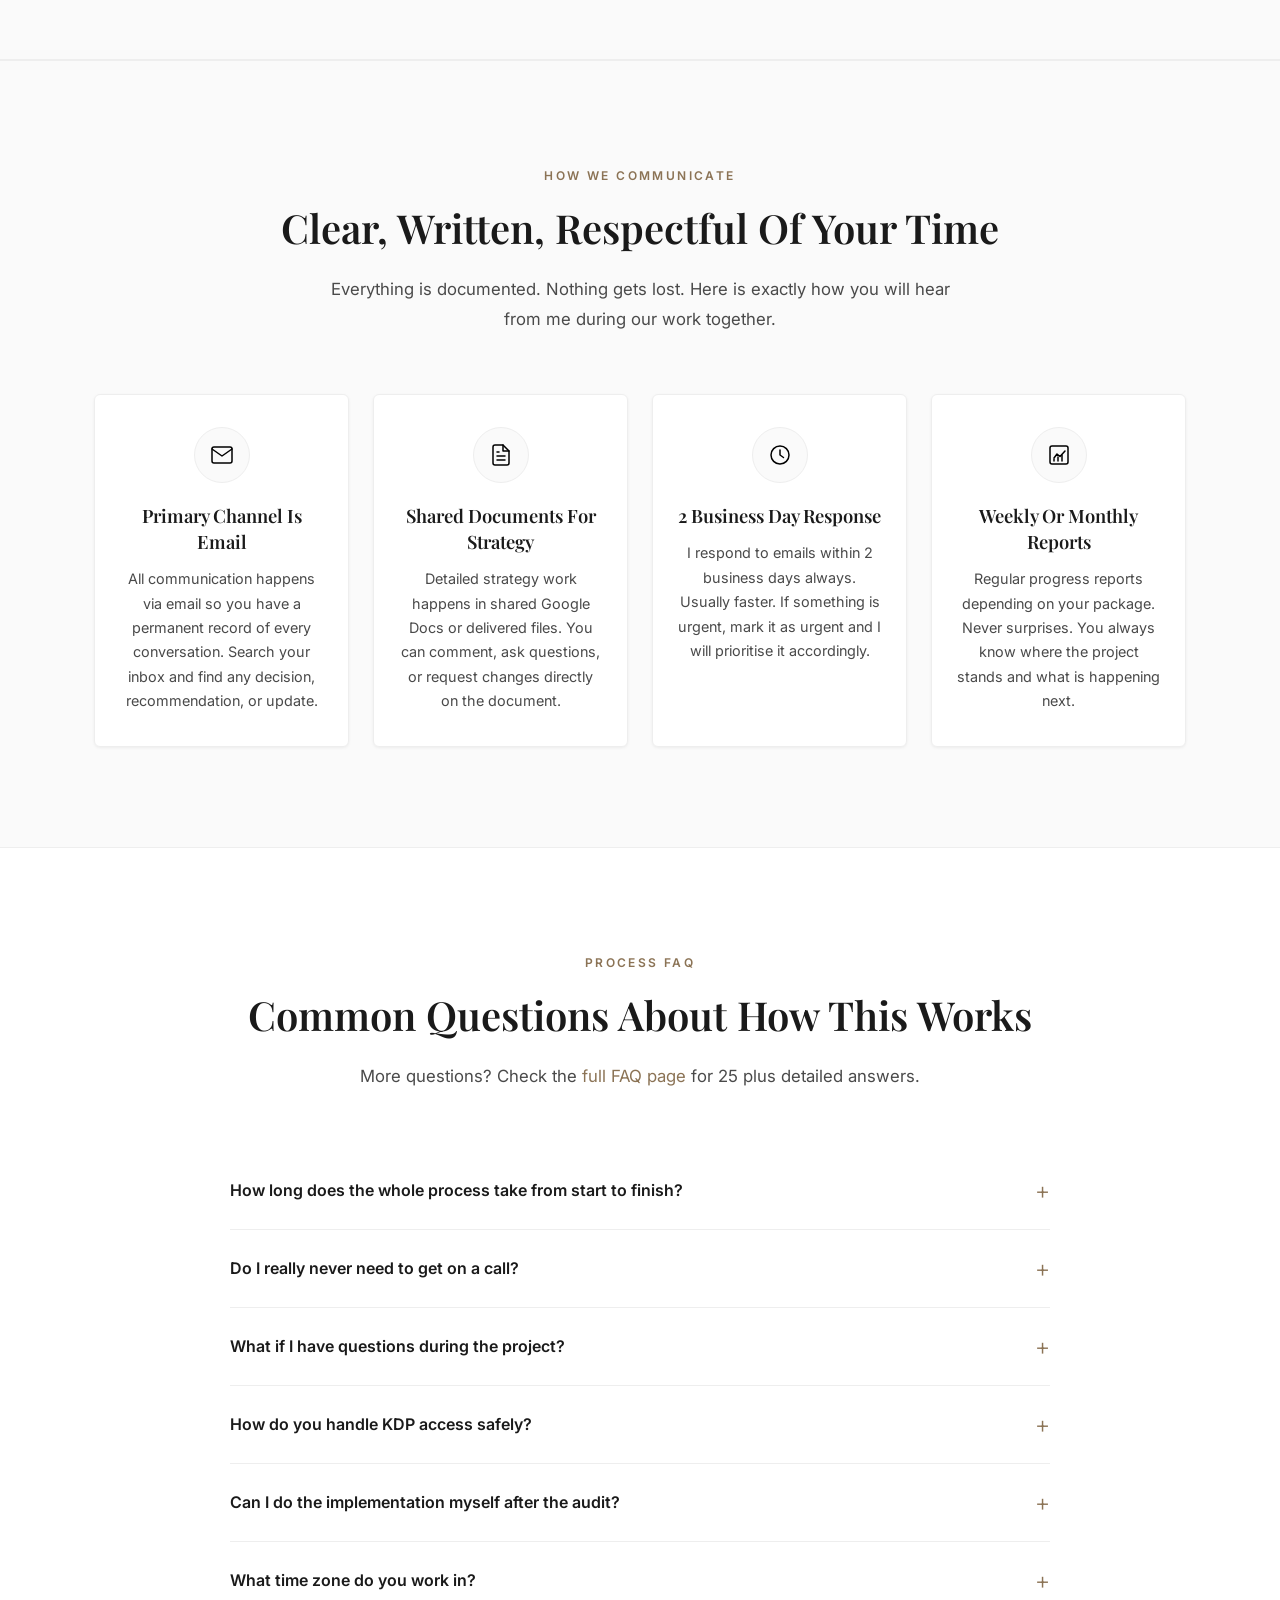
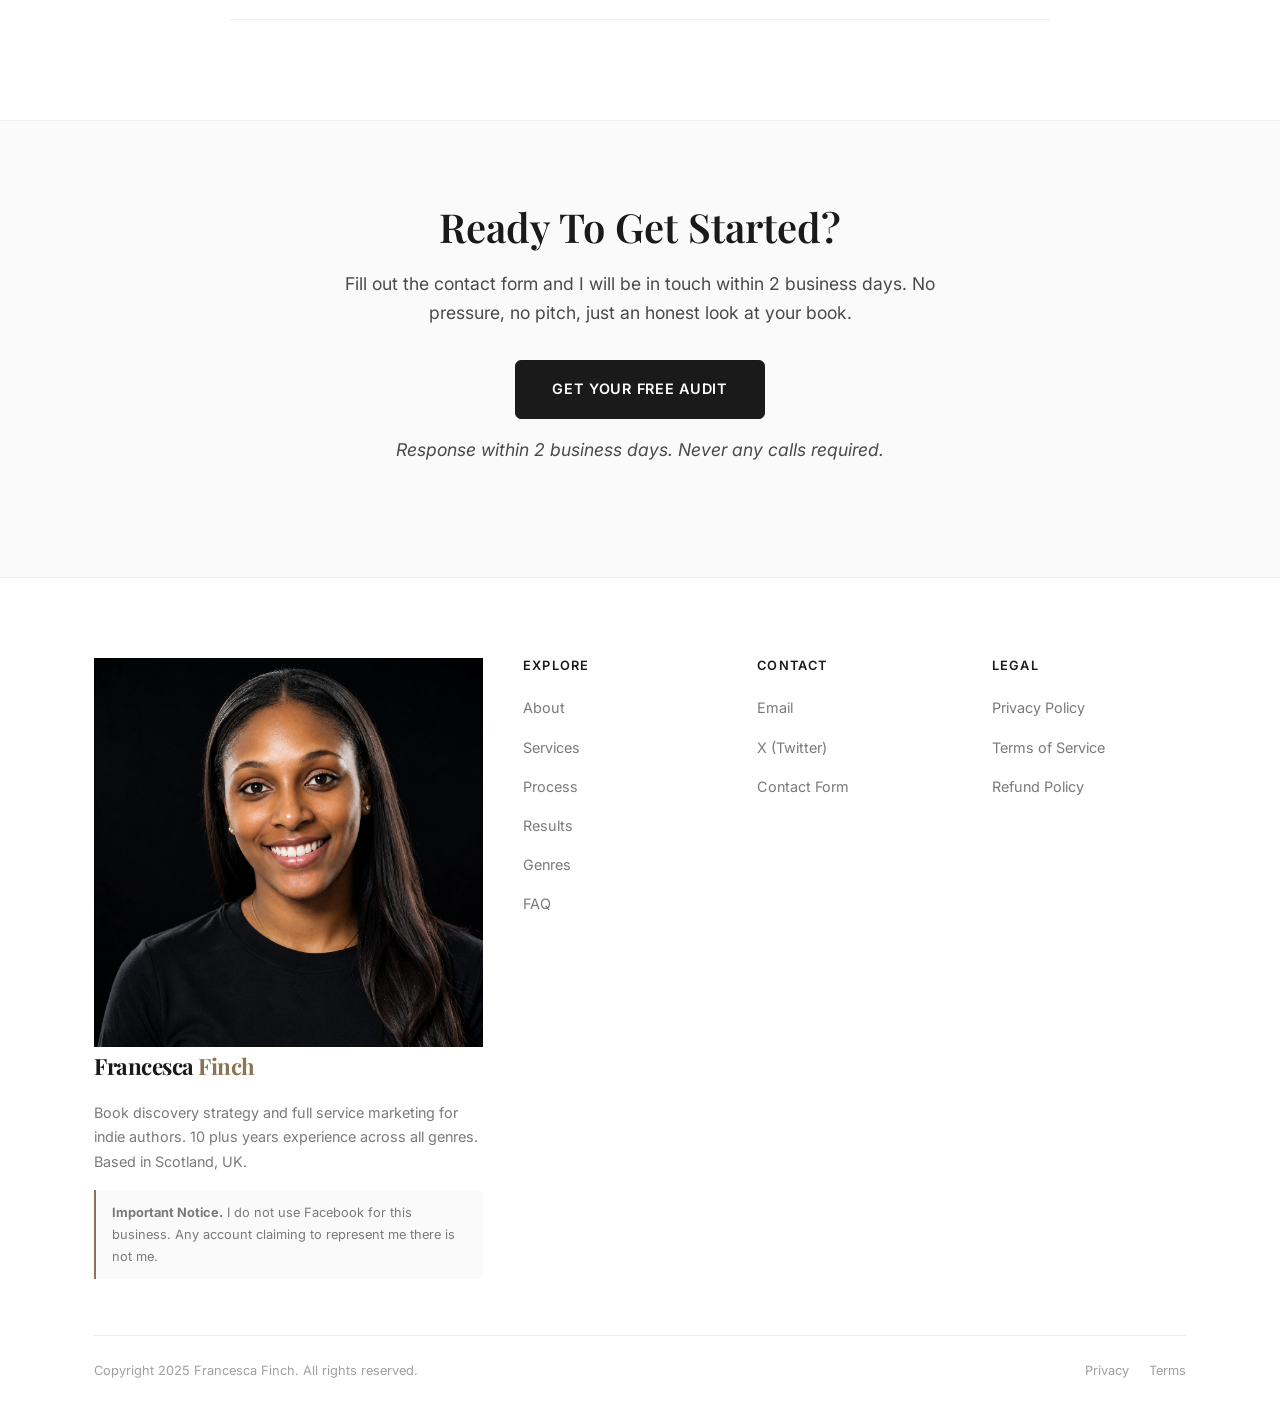
<file: process.html>
<!DOCTYPE html>
<html lang="en">
<head>
    <meta charset="UTF-8">
    <meta name="viewport" content="width=device-width, initial-scale=1.0">
    <title>Process, Francesca Finch, Book Discovery Strategist</title>
    <meta name="description" content="A clear, async process for indie book marketing. No calls required. Audit, strategy, implementation, and monitoring, step by step.">
    <link rel="icon" type="image/x-icon" href="favicon.ico">
    <link rel="icon" type="image/png" sizes="32x32" href="favicon-32x32.png">
    <link rel="icon" type="image/png" sizes="16x16" href="favicon-16x16.png">
    <link rel="apple-touch-icon" sizes="180x180" href="apple-touch-icon.png">
    <link rel="preconnect" href="https://fonts.googleapis.com">
    <link rel="preconnect" href="https://fonts.gstatic.com" crossorigin>
    <link href="https://fonts.googleapis.com/css2?family=Playfair+Display:ital,wght@0,400;0,600;0,700;1,400&family=Inter:wght@300;400;500;600;700&display=swap" rel="stylesheet">
    <link rel="stylesheet" href="styles.css">
</head>
<body>

    <nav class="nav" id="nav">
        <div class="container nav__inner">
            <a href="index.html" class="nav__logo">Francesca<span>Finch</span></a>
            <ul class="nav__links" id="navLinks">
                <li><a href="about.html">About</a></li>
                <li><a href="services.html">Services</a></li>
                <li><a href="process.html">Process</a></li>
                <li><a href="results.html">Results</a></li>
                <li><a href="genres.html">Genres</a></li>
                <li><a href="faq.html">FAQ</a></li>
                <li><a href="contact.html" class="nav__cta">Free Audit</a></li>
            </ul>
            <button class="nav__toggle" id="navToggle" aria-label="Toggle menu"><span></span><span></span><span></span></button>
        </div>
    </nav>

    <!-- HERO -->
    <section class="process-hero">
        <div class="container">
            <div class="process-hero__grid">
                <div class="process-hero__content fade-in">
                    <span class="section-label">Process</span>
                    <h1 class="section-title" style="font-size: clamp(2rem, 4vw, 3rem);">A Clear, Async Process, No Calls Required</h1>
                    <p class="section-subtitle">Everything happens via email and shared documents. You do not need to get on a call, sit through a pitch, or wait for a meeting slot. Here is exactly how it works from the first email to ongoing monitoring, with nothing hidden and nothing rushed.</p>
                    <div class="process-hero__meta">
                        <div class="process-hero__meta-item">
                            <strong>Zero</strong>
                            <span>Calls required</span>
                        </div>
                        <div class="process-hero__meta-item">
                            <strong>2 Days</strong>
                            <span>Response time</span>
                        </div>
                        <div class="process-hero__meta-item">
                            <strong>Async</strong>
                            <span>Work at your pace</span>
                        </div>
                    </div>
                </div>
                <div class="process-hero__image fade-in">
                    <img src="Clean workspace with laptop and documents for async work.jpg" alt="Clean workspace with laptop and documents for async work" loading="lazy">
                </div>
            </div>
        </div>
    </section>

    <!-- WHY ASYNC -->
    <section class="why-async">
        <div class="container">
            <div class="why-async__inner">
                <div class="why-async__image fade-in">
                    <img src="Peaceful writing space representing focused work time.jpg" alt="Peaceful writing space representing focused work time" loading="lazy">
                </div>
                <div class="why-async__content fade-in">
                    <span class="section-label">Why Async</span>
                    <h2 class="section-title">Because You Have A Book To Write</h2>
                    <p>Most agencies want to book you into a 45 minute discovery call. Then another call to present the proposal. Then check in calls. Then strategy calls. Before you have done any actual work, you have spent four to five hours on the phone, and none of that time went into your book.</p>
                    <p>I do not work like that.</p>
                    <p>Everything I do is delivered in writing. Email, documents, spreadsheets, reports. You read them when it suits you. You reply when you have thoughts. If you write in the mornings, respond to me in the afternoons. If you are travelling, respond next week. It genuinely does not matter to me when you respond, as long as we can keep the project moving.</p>
                    <p class="my-story__pullquote">Async work is faster, clearer, and more respectful of your time.</p>
                    <p>Every recommendation is documented. Every decision is captured in writing. Nothing gets lost in a we talked about it that one time fog. Six months from now, when you want to remember why we chose a particular category, the answer will be sitting in your project folder ready to reference.</p>
                    <p>And if you ever want a call, we can schedule one. It just is not required to work together, and you will never be pushed into one.</p>
                </div>
            </div>
        </div>
    </section>

    <!-- TIMELINE OVERVIEW -->
    <section class="timeline-overview">
        <div class="container">
            <div class="section-header section-header--center fade-in">
                <span class="section-label">The Four Steps</span>
                <h2 class="section-title">From First Email To Ongoing Results</h2>
                <p class="section-subtitle">The process is the same for every engagement. Only the scope and duration change based on what you need.</p>
            </div>
            <div class="timeline-overview__grid fade-in">
                <div class="timeline-overview__step">
                    <div class="timeline-overview__number">01</div>
                    <h4>Audit</h4>
                    <p>Deep review of your current setup, everything documented in writing.</p>
                    <span class="timeline-overview__duration">5 to 7 days</span>
                </div>
                <div class="timeline-overview__step">
                    <div class="timeline-overview__number">02</div>
                    <h4>Strategy</h4>
                    <p>Tailored action plan built specifically for your book and goals.</p>
                    <span class="timeline-overview__duration">Your pace</span>
                </div>
                <div class="timeline-overview__step">
                    <div class="timeline-overview__number">03</div>
                    <h4>Implementation</h4>
                    <p>I handle the technical work with regular progress updates.</p>
                    <span class="timeline-overview__duration">Weeks</span>
                </div>
                <div class="timeline-overview__step">
                    <div class="timeline-overview__number">04</div>
                    <h4>Monitoring</h4>
                    <p>Ongoing tracking and adjustments based on real performance data.</p>
                    <span class="timeline-overview__duration">Ongoing</span>
                </div>
            </div>
        </div>
    </section>

    <!-- DETAILED TIMELINE -->
    <section class="process-timeline">
        <div class="container">
            <div class="section-header section-header--center fade-in">
                <span class="section-label">Step By Step</span>
                <h2 class="section-title">The Full Breakdown</h2>
                <p class="section-subtitle">Every step explained in detail, so you know exactly what happens and when.</p>
            </div>

            <div class="timeline">
                <div class="timeline__item fade-in">
                    <div class="timeline__image">
                        <img src="Detailed audit report on laptop screen.jpg" alt="Comprehensive audit report on desk with analytics" loading="lazy">
                    </div>
                    <div class="timeline__content">
                        <div class="timeline__dot">1</div>
                        <h3>Audit</h3>
                        <p class="timeline__lead">I review your current Amazon listing, metadata, categories, keywords, cover, blurb, and market positioning. You fill out a short intake form, and I do the rest of the work behind the scenes.</p>

                        <div class="timeline__detail">
                            <h4>What I Look At</h4>
                            <ul>
                                <li>Every backend metadata field on your KDP listing, including the ones most authors forget exist</li>
                                <li>Your two selected Amazon categories, plus every category you should be in but are not</li>
                                <li>All seven keyword slots, and which are wasted versus which are actually working</li>
                                <li>Cover, evaluated for genre fit, thumbnail visibility, and click through appeal</li>
                                <li>Blurb, analysed for hook, conflict, stakes, and conversion structure</li>
                                <li>Series page if applicable, including read through optimization</li>
                                <li>Author Central setup across all Amazon regional stores</li>
                                <li>A Plus Content if present, or opportunity assessment if not</li>
                                <li>Current Amazon Ads performance if you are running them</li>
                                <li>Top twenty competing books in your specific sub genre</li>
                                <li>Review count, rating patterns, and reader sentiment themes</li>
                                <li>Pricing strategy compared to genre norms</li>
                                <li>Kindle Unlimited page reads if you are in KU</li>
                            </ul>

                            <h4>What You Get</h4>
                            <ul>
                                <li>A comprehensive audit report delivered as PDF and editable DOCX</li>
                                <li>Prioritised list of issues, sorted into critical, important, and nice to have</li>
                                <li>Estimated impact for each recommendation so you know what will move the needle most</li>
                                <li>Everything delivered within 5 to 7 business days of receiving your intake form</li>
                                <li>30 days of email support to ask follow up questions</li>
                            </ul>
                        </div>
                    </div>
                </div>

                <div class="timeline__item fade-in">
                    <div class="timeline__image">
                        <img src="Strategy planning documents and sticky notes.jpg" alt="Strategy planning documents with sticky notes" loading="lazy">
                    </div>
                    <div class="timeline__content">
                        <div class="timeline__dot">2</div>
                        <h3>Strategy</h3>
                        <p class="timeline__lead">Based on the audit findings, I build a clear, prioritised action plan tailored to your book, genre, and goals. No generic templates. No copy paste strategies from someone else book. Every strategy is custom built for your specific situation.</p>

                        <div class="timeline__detail">
                            <h4>What Is Included</h4>
                            <ul>
                                <li>New category recommendations with clear rationale for each choice</li>
                                <li>Full keyword strategy with research data behind every keyword</li>
                                <li>Rewritten metadata, including title, subtitle, series info, and description where applicable</li>
                                <li>Blurb rewrite or specific improvement recommendations with examples</li>
                                <li>Amazon Ads strategy if included in your engagement scope</li>
                                <li>Launch or relaunch timeline if applicable, with dates and dependencies</li>
                                <li>Distribution recommendations, wide versus exclusive analysis</li>
                                <li>Priority order for implementation so we tackle high impact items first</li>
                                <li>Timeline expectations for when you should start seeing results</li>
                            </ul>

                            <h4>Your Role In This Step</h4>
                            <ul>
                                <li>Review the strategy document at your own pace, no deadlines from me</li>
                                <li>Ask questions via email, I respond within 2 business days always</li>
                                <li>Approve the direction before any implementation work begins</li>
                                <li>Give honest feedback on anything that does not feel right for your book</li>
                                <li>Trust the technical recommendations, or ask for the reasoning behind them</li>
                            </ul>
                        </div>
                    </div>
                </div>

                <div class="timeline__item fade-in">
                    <div class="timeline__image">
                        <img src="Hands typing on keyboard implementing metadata changes.jpg" alt="Hands typing on keyboard implementing metadata changes" loading="lazy">
                    </div>
                    <div class="timeline__content">
                        <div class="timeline__dot">3</div>
                        <h3>Implementation</h3>
                        <p class="timeline__lead">I implement the agreed changes. Metadata updates, category requests, ad campaigns, promo submissions, whatever the strategy calls for. You do not need to touch KDP unless you specifically want to be hands on.</p>

                        <div class="timeline__detail">
                            <h4>How Implementation Works</h4>
                            <ul>
                                <li>I handle all the technical work, you do not need to learn KDP dashboards</li>
                                <li>KDP access granted securely through Amazon official sub account permissions</li>
                                <li>Category change requests submitted to Amazon on your behalf through proper channels</li>
                                <li>Keyword updates deployed exactly as strategy specifies</li>
                                <li>Amazon Ads campaigns built and launched from scratch</li>
                                <li>Promo site submissions handled including any application processes</li>
                                <li>Progress updates delivered at agreed intervals, typically weekly or bi weekly</li>
                                <li>All changes documented in a shared tracker for your permanent records</li>
                            </ul>

                            <h4>What You Need To Provide</h4>
                            <ul>
                                <li>KDP account access, or willingness to implement my recommendations yourself</li>
                                <li>Any brand assets, reference materials, or existing marketing collateral</li>
                                <li>Timely responses to questions, usually within 3 to 5 business days works fine</li>
                                <li>Feedback on drafts before they go live so nothing surprises you</li>
                                <li>Trust that the recommendations are grounded in real experience</li>
                            </ul>
                        </div>
                    </div>
                </div>

                <div class="timeline__item fade-in">
                    <div class="timeline__image">
                        <img src="Amazon KDP dashboard and analytics.jpg" alt="Analytics dashboard showing performance metrics and trends" loading="lazy">
                    </div>
                    <div class="timeline__content">
                        <div class="timeline__dot">4</div>
                        <h3>Monitoring And Optimization</h3>
                        <p class="timeline__lead">After implementation, I track performance. Category rankings, keyword positions, ad metrics, sales trends. When patterns emerge, I adjust. When something works, we double down. When something does not, we change direction fast.</p>

                        <div class="timeline__detail">
                            <h4>What I Track</h4>
                            <ul>
                                <li>Category rankings across all your placed categories, daily monitoring with weekly reports</li>
                                <li>Keyword position tracking to see where your book appears in search</li>
                                <li>Amazon Ads performance including ACOS, impressions, click through, and conversion rates</li>
                                <li>Sales velocity and trends compared to launch or baseline</li>
                                <li>Review acquisition rate and average rating trends</li>
                                <li>Read through rate for series authors so we know if book two is losing readers</li>
                                <li>Pricing sensitivity if we run tests</li>
                                <li>Also of pay per click campaign efficiency over time</li>
                            </ul>

                            <h4>What Happens When Things Change</h4>
                            <ul>
                                <li>Categories that are not ranking get reassessed and swapped for better opportunities</li>
                                <li>Keywords underperforming get tested against alternatives and replaced</li>
                                <li>Ads not converting get paused, restructured, or refocused on what is working</li>
                                <li>Successful patterns get doubled down on with more budget or expanded scope</li>
                                <li>You get honest updates on what is working and what is not</li>
                            </ul>

                            <h4>Duration Depends On Your Package</h4>
                            <ul>
                                <li>Tier 1, 30 days of email support after audit delivery</li>
                                <li>Tier 2, 90 days of post launch monitoring included</li>
                                <li>Tier 3, 6 to 12 month ongoing engagement with monthly reports</li>
                                <li>Custom scopes, monitoring duration matches project needs</li>
                            </ul>
                        </div>
                    </div>
                </div>
            </div>
        </div>
    </section>

    <!-- WHAT YOU NEED -->
    <section class="what-you-need">
        <div class="container">
            <div class="section-header section-header--center fade-in">
                <span class="section-label">Getting Started</span>
                <h2 class="section-title">What You Need Before We Begin</h2>
                <p class="section-subtitle">Practically nothing. Here is the actual full list of what I need from you to get started.</p>
            </div>

            <div class="what-you-need__grid fade-in">
                <div class="need-card">
                    <div class="need-card__image">
                        <img src="Book details form on tablet.jpg" alt="Book details form on tablet" loading="lazy">
                    </div>
                    <div class="need-card__body">
                        <div class="need-card__num">01</div>
                        <h3>Your Book Details</h3>
                        <p>Title, subtitle, current Amazon link, genre, and series information if applicable. Basic stuff. I send you a short intake form that walks you through everything I need.</p>
                    </div>
                </div>

                <div class="need-card">
                    <div class="need-card__image">
                        <img src="Goal setting notebook and planning.jpg" alt="Goal setting notebook and planning" loading="lazy">
                    </div>
                    <div class="need-card__body">
                        <div class="need-card__num">02</div>
                        <h3>Your Goals</h3>
                        <p>What does success look like for you? More sales? Better reviews? A stronger launch? A functioning ad account? Being seen at all? Any answer is fine, and honest answers help me help you.</p>
                    </div>
                </div>

                <div class="need-card">
                    <div class="need-card__image">
                        <img src="KDP amazon dashboard login screen.webp" alt="KDP dashboard login screen" loading="lazy">
                    </div>
                    <div class="need-card__body">
                        <div class="need-card__num">03</div>
                        <h3>KDP Access, Eventually</h3>
                        <p>For implementation work, I need KDP access. Not required for the audit itself. I walk you through granting it securely through Amazon official permissions when the time comes.</p>
                    </div>
                </div>

                <div class="need-card">
                    <div class="need-card__image">
                        <img src="Handshake symbolising honest partnership.jpg" alt="Handshake symbolising trust and partnership" loading="lazy">
                    </div>
                    <div class="need-card__body">
                        <div class="need-card__num">04</div>
                        <h3>Willingness To Trust The Process</h3>
                        <p>You do not need to understand every recommendation. You just need to trust that they are grounded in real experience, and be open to making changes even when they feel uncomfortable at first.</p>
                    </div>
                </div>
            </div>
        </div>
    </section>

    <!-- COMMUNICATION -->
    <section class="communication">
        <div class="container">
            <div class="section-header section-header--center fade-in">
                <span class="section-label">How We Communicate</span>
                <h2 class="section-title">Clear, Written, Respectful Of Your Time</h2>
                <p class="section-subtitle">Everything is documented. Nothing gets lost. Here is exactly how you will hear from me during our work together.</p>
            </div>
            <div class="communication__grid">
                <div class="communication__card fade-in">
                    <div class="communication__icon">
                        <img src="images/icon-email.svg" alt="" loading="lazy">
                    </div>
                    <h4>Primary Channel Is Email</h4>
                    <p>All communication happens via email so you have a permanent record of every conversation. Search your inbox and find any decision, recommendation, or update.</p>
                </div>

                <div class="communication__card fade-in">
                    <div class="communication__icon">
                        <img src="images/icon-doc.svg" alt="" loading="lazy">
                    </div>
                    <h4>Shared Documents For Strategy</h4>
                    <p>Detailed strategy work happens in shared Google Docs or delivered files. You can comment, ask questions, or request changes directly on the document.</p>
                </div>

                <div class="communication__card fade-in">
                    <div class="communication__icon">
                        <img src="images/icon-clock.svg" alt="" loading="lazy">
                    </div>
                    <h4>2 Business Day Response</h4>
                    <p>I respond to emails within 2 business days always. Usually faster. If something is urgent, mark it as urgent and I will prioritise it accordingly.</p>
                </div>

                <div class="communication__card fade-in">
                    <div class="communication__icon">
                        <img src="images/icon-report.svg" alt="" loading="lazy">
                    </div>
                    <h4>Weekly Or Monthly Reports</h4>
                    <p>Regular progress reports depending on your package. Never surprises. You always know where the project stands and what is happening next.</p>
                </div>
            </div>
        </div>
    </section>

    <!-- FAQ SNIPPET -->
    <section class="faq">
        <div class="container">
            <div class="section-header section-header--center fade-in">
                <span class="section-label">Process FAQ</span>
                <h2 class="section-title">Common Questions About How This Works</h2>
                <p class="section-subtitle">More questions? Check the <a href="faq.html">full FAQ page</a> for 25 plus detailed answers.</p>
            </div>

            <div class="faq__grid fade-in">
                <div class="faq__item">
                    <button class="faq__question">How long does the whole process take from start to finish?<span class="faq__icon">+</span></button>
                    <div class="faq__answer"><p>A standalone audit takes 5 to 7 business days. A full Discoverability plus Launch engagement typically runs 8 to 12 weeks depending on your launch date. Full service engagements are ongoing, with an initial setup phase of 4 to 6 weeks. Custom scopes match project needs.</p></div>
                </div>

                <div class="faq__item">
                    <button class="faq__question">Do I really never need to get on a call?<span class="faq__icon">+</span></button>
                    <div class="faq__answer"><p>Correct. Everything is handled asynchronously via email and shared documents. You will never need to schedule a call, sit through a pitch, or adjust your schedule for a meeting. If you want a call at any point during our work together, we can arrange one. It just is not required to work together.</p></div>
                </div>

                <div class="faq__item">
                    <button class="faq__question">What if I have questions during the project?<span class="faq__icon">+</span></button>
                    <div class="faq__answer"><p>Ask them. Email me anytime with questions. I respond within 2 business days always, usually faster. There is no such thing as a stupid question when it comes to understanding your own book strategy.</p></div>
                </div>

                <div class="faq__item">
                    <button class="faq__question">How do you handle KDP access safely?<span class="faq__icon">+</span></button>
                    <div class="faq__answer"><p>Amazon KDP has secure sub account permissions that let you grant me limited access without sharing your password. I walk you through the exact setup steps. Access can be revoked at any time through your KDP dashboard. Your primary login credentials never get shared with me.</p></div>
                </div>

                <div class="faq__item">
                    <button class="faq__question">Can I do the implementation myself after the audit?<span class="faq__icon">+</span></button>
                    <div class="faq__answer"><p>Absolutely. Tier 1, the Discoverability Audit, is specifically designed for authors who want to do the work themselves. The report includes step by step guidance for every recommendation. If you get stuck partway through and want me to take over implementation, we can upgrade to a hands on tier.</p></div>
                </div>

                <div class="faq__item">
                    <button class="faq__question">What time zone do you work in?<span class="faq__icon">+</span></button>
                    <div class="faq__answer"><p>I am based in Scotland, so I work in UK time. But because everything is asynchronous, time zones genuinely do not matter. I work with authors in the US, Australia, Europe, and beyond without any friction from time differences.</p></div>
                </div>
            </div>
        </div>
    </section>

    <!-- CTA -->
    <section class="cta-section">
        <div class="container fade-in">
            <h2>Ready To Get Started?</h2>
            <p>Fill out the contact form and I will be in touch within 2 business days. No pressure, no pitch, just an honest look at your book.</p>
            <a href="contact.html" class="btn btn--primary">Get Your Free Audit</a>
            <p class="cta-section__note">Response within 2 business days. Never any calls required.</p>
        </div>
    </section>

    <!-- FOOTER -->
    <footer class="footer">
        <div class="container">
            <div class="footer__inner">
                <div class="footer__brand">
                    <div class="footer__brand-header">
                        <img src="francesca.png" alt="Francesca Finch" class="footer__brand-photo">
                        <a href="index.html" class="nav__logo">Francesca<span>Finch</span></a>
                    </div>
                    <p>Book discovery strategy and full service marketing for indie authors. 10 plus years experience across all genres. Based in Scotland, UK.</p>
                    <p class="footer__notice"><strong>Important Notice.</strong> I do not use Facebook for this business. Any account claiming to represent me there is not me.</p>
                </div>
                <div><h4>Explore</h4><ul><li><a href="about.html">About</a></li><li><a href="services.html">Services</a></li><li><a href="process.html">Process</a></li><li><a href="results.html">Results</a></li><li><a href="genres.html">Genres</a></li><li><a href="faq.html">FAQ</a></li></ul></div>
                <div><h4>Contact</h4><ul><li><a href="mailto: hello@francescafinch.com">Email</a></li><li><a href="https://x.com/francescafinchb" target="_blank" rel="noopener">X (Twitter)</a></li><li><a href="contact.html">Contact Form</a></li></ul></div>
                <div><h4>Legal</h4><ul><li><a href="privacy.html">Privacy Policy</a></li><li><a href="terms.html">Terms of Service</a></li><li><a href="refund.html">Refund Policy</a></li></ul></div>
            </div>
            <div class="footer__bottom"><p>Copyright 2025 Francesca Finch. All rights reserved.</p><div><a href="privacy.html">Privacy</a><a href="terms.html">Terms</a></div></div>
        </div>
    </footer>

    <script src="script.js"></script>

</body>
</html>
</file>
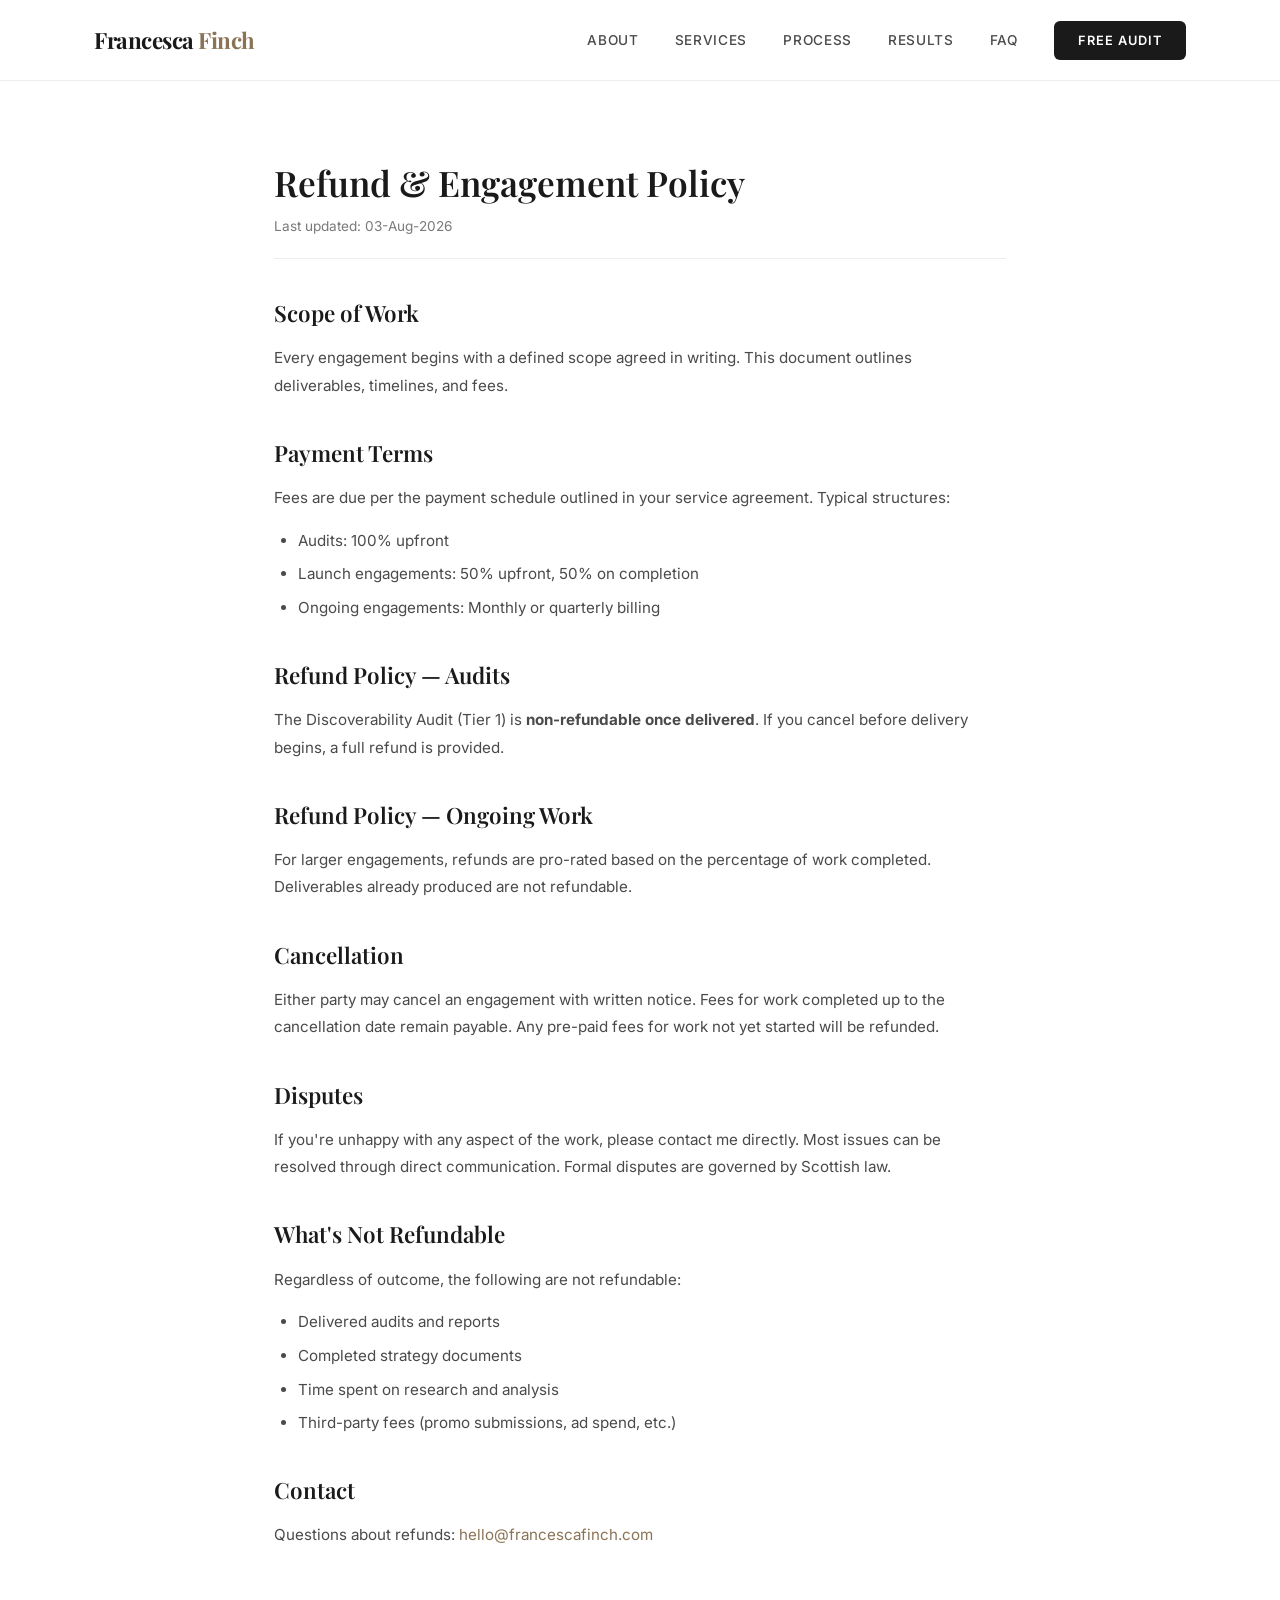
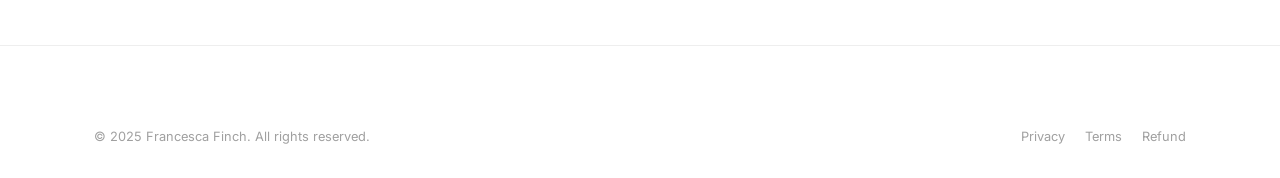
<file: refund.html>
<!DOCTYPE html>
<html lang="en">
<head>
    <meta charset="UTF-8">
    <meta name="viewport" content="width=device-width, initial-scale=1.0">
    <title>Refund & Engagement Policy — Francesca Finch</title>
    <link rel="icon" type="image/png" href="images/favicon.png">
    <link rel="preconnect" href="https://fonts.googleapis.com">
    <link rel="preconnect" href="https://fonts.gstatic.com" crossorigin>
    <link href="https://fonts.googleapis.com/css2?family=Playfair+Display:ital,wght@0,400;0,600;0,700;1,400&family=Inter:wght@300;400;500;600;700&display=swap" rel="stylesheet">
    <link rel="stylesheet" href="styles.css">
</head>
<body>

    <nav class="nav" id="nav">
        <div class="container nav__inner">
            <a href="index.html" class="nav__logo">Francesca<span>Finch</span></a>
            <ul class="nav__links" id="navLinks">
                <li><a href="about.html">About</a></li>
                <li><a href="services.html">Services</a></li>
                <li><a href="process.html">Process</a></li>
                <li><a href="results.html">Results</a></li>
                <li><a href="faq.html">FAQ</a></li>
                <li><a href="contact.html" class="nav__cta">Free Audit</a></li>
            </ul>
            <button class="nav__toggle" id="navToggle" aria-label="Toggle menu"><span></span><span></span><span></span></button>
        </div>
    </nav>

    <div class="legal-page">
        <div class="container container--narrow">
            <h1>Refund & Engagement Policy</h1>
            <p class="last-updated">Last updated: 03-Aug-2026</p>

            <h2>Scope of Work</h2>
            <p>Every engagement begins with a defined scope agreed in writing. This document outlines deliverables, timelines, and fees.</p>

            <h2>Payment Terms</h2>
            <p>Fees are due per the payment schedule outlined in your service agreement. Typical structures:</p>
            <ul>
                <li>Audits: 100% upfront</li>
                <li>Launch engagements: 50% upfront, 50% on completion</li>
                <li>Ongoing engagements: Monthly or quarterly billing</li>
            </ul>

            <h2>Refund Policy — Audits</h2>
            <p>The Discoverability Audit (Tier 1) is <strong>non-refundable once delivered</strong>. If you cancel before delivery begins, a full refund is provided.</p>

            <h2>Refund Policy — Ongoing Work</h2>
            <p>For larger engagements, refunds are pro-rated based on the percentage of work completed. Deliverables already produced are not refundable.</p>

            <h2>Cancellation</h2>
            <p>Either party may cancel an engagement with written notice. Fees for work completed up to the cancellation date remain payable. Any pre-paid fees for work not yet started will be refunded.</p>

            <h2>Disputes</h2>
            <p>If you're unhappy with any aspect of the work, please contact me directly. Most issues can be resolved through direct communication. Formal disputes are governed by Scottish law.</p>

            <h2>What's Not Refundable</h2>
            <p>Regardless of outcome, the following are not refundable:</p>
            <ul>
                <li>Delivered audits and reports</li>
                <li>Completed strategy documents</li>
                <li>Time spent on research and analysis</li>
                <li>Third-party fees (promo submissions, ad spend, etc.)</li>
            </ul>

            <h2>Contact</h2>
            <p>Questions about refunds: <a href="mailto: hello@francescafinch.com"> hello@francescafinch.com</a></p>
        </div>
    </div>

    <footer class="footer">
        <div class="container">
            <div class="footer__bottom" style="border-top: none; padding-top: 0;">
                <p>&copy; 2025 Francesca Finch. All rights reserved.</p>
                <div><a href="privacy.html">Privacy</a><a href="terms.html">Terms</a><a href="refund.html">Refund</a></div>
            </div>
        </div>
    </footer>

    <script src="script.js"></script>
</body>
</html>
</file>
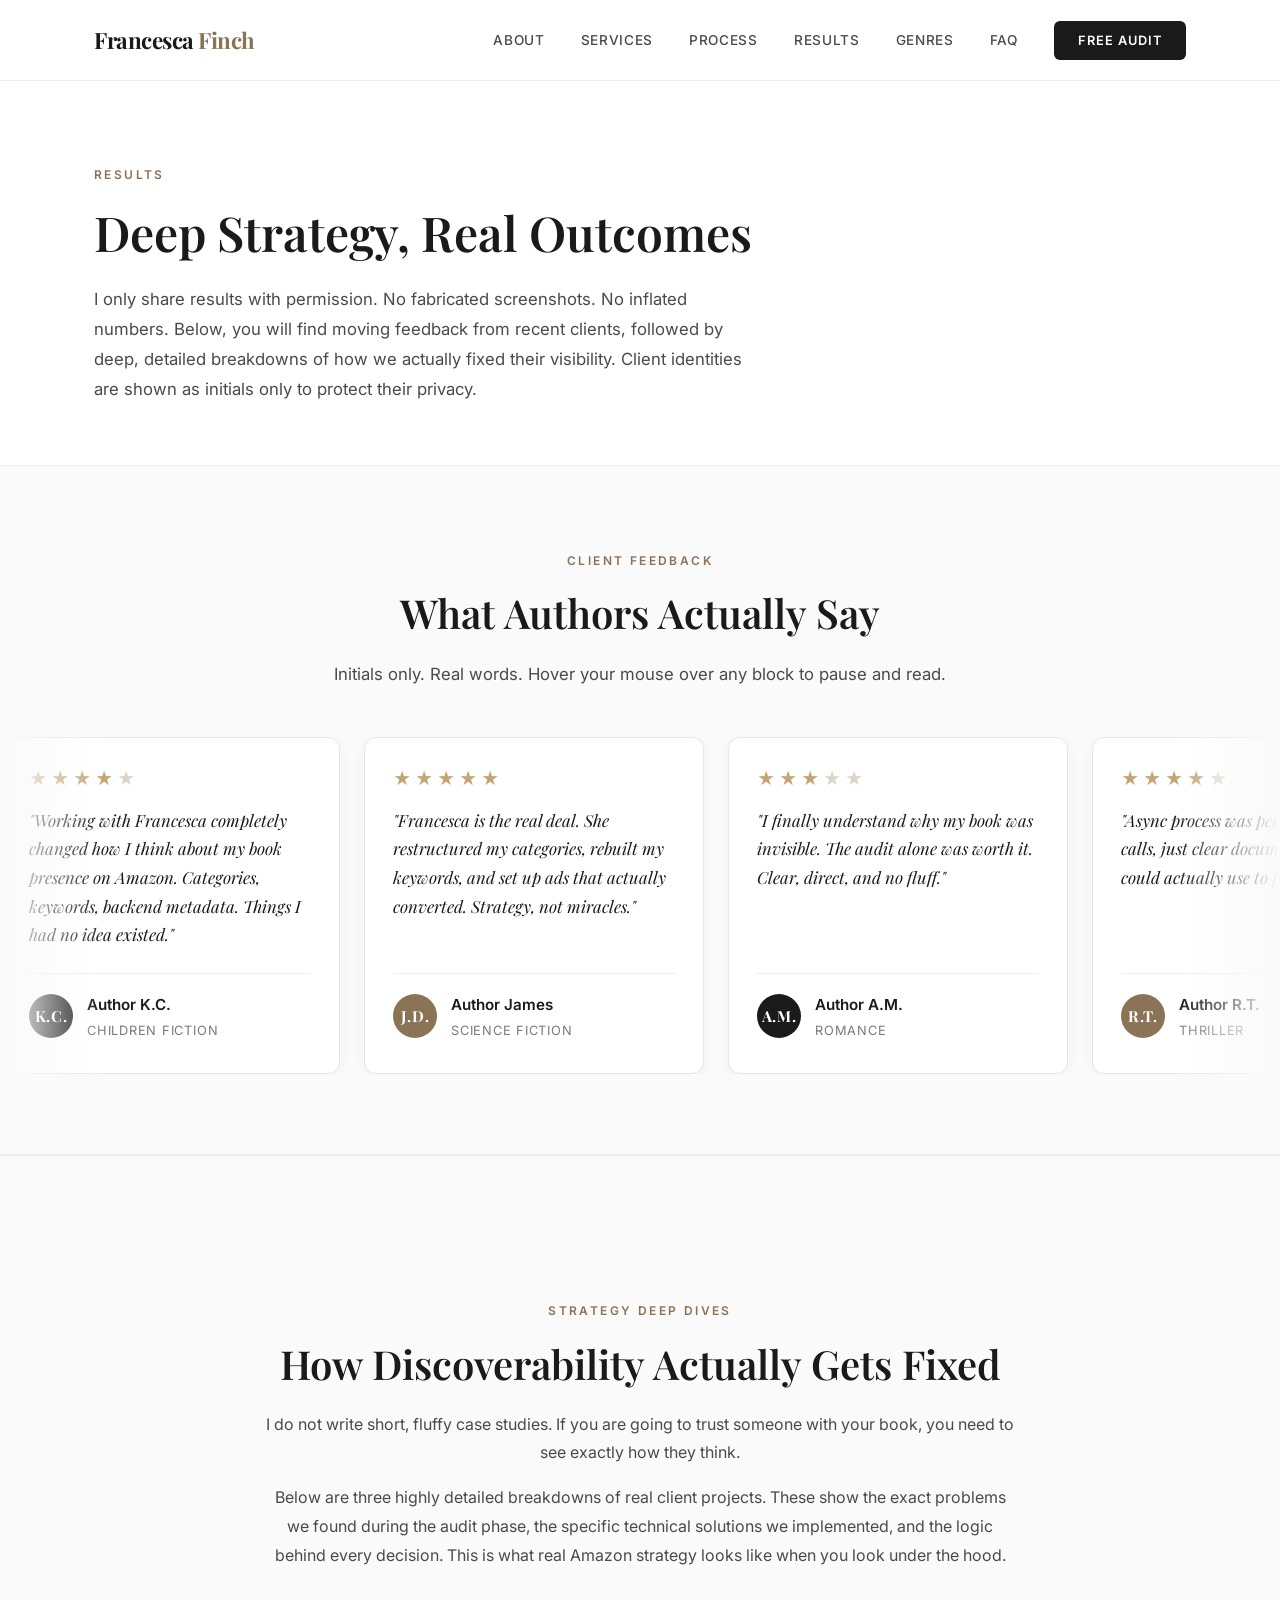
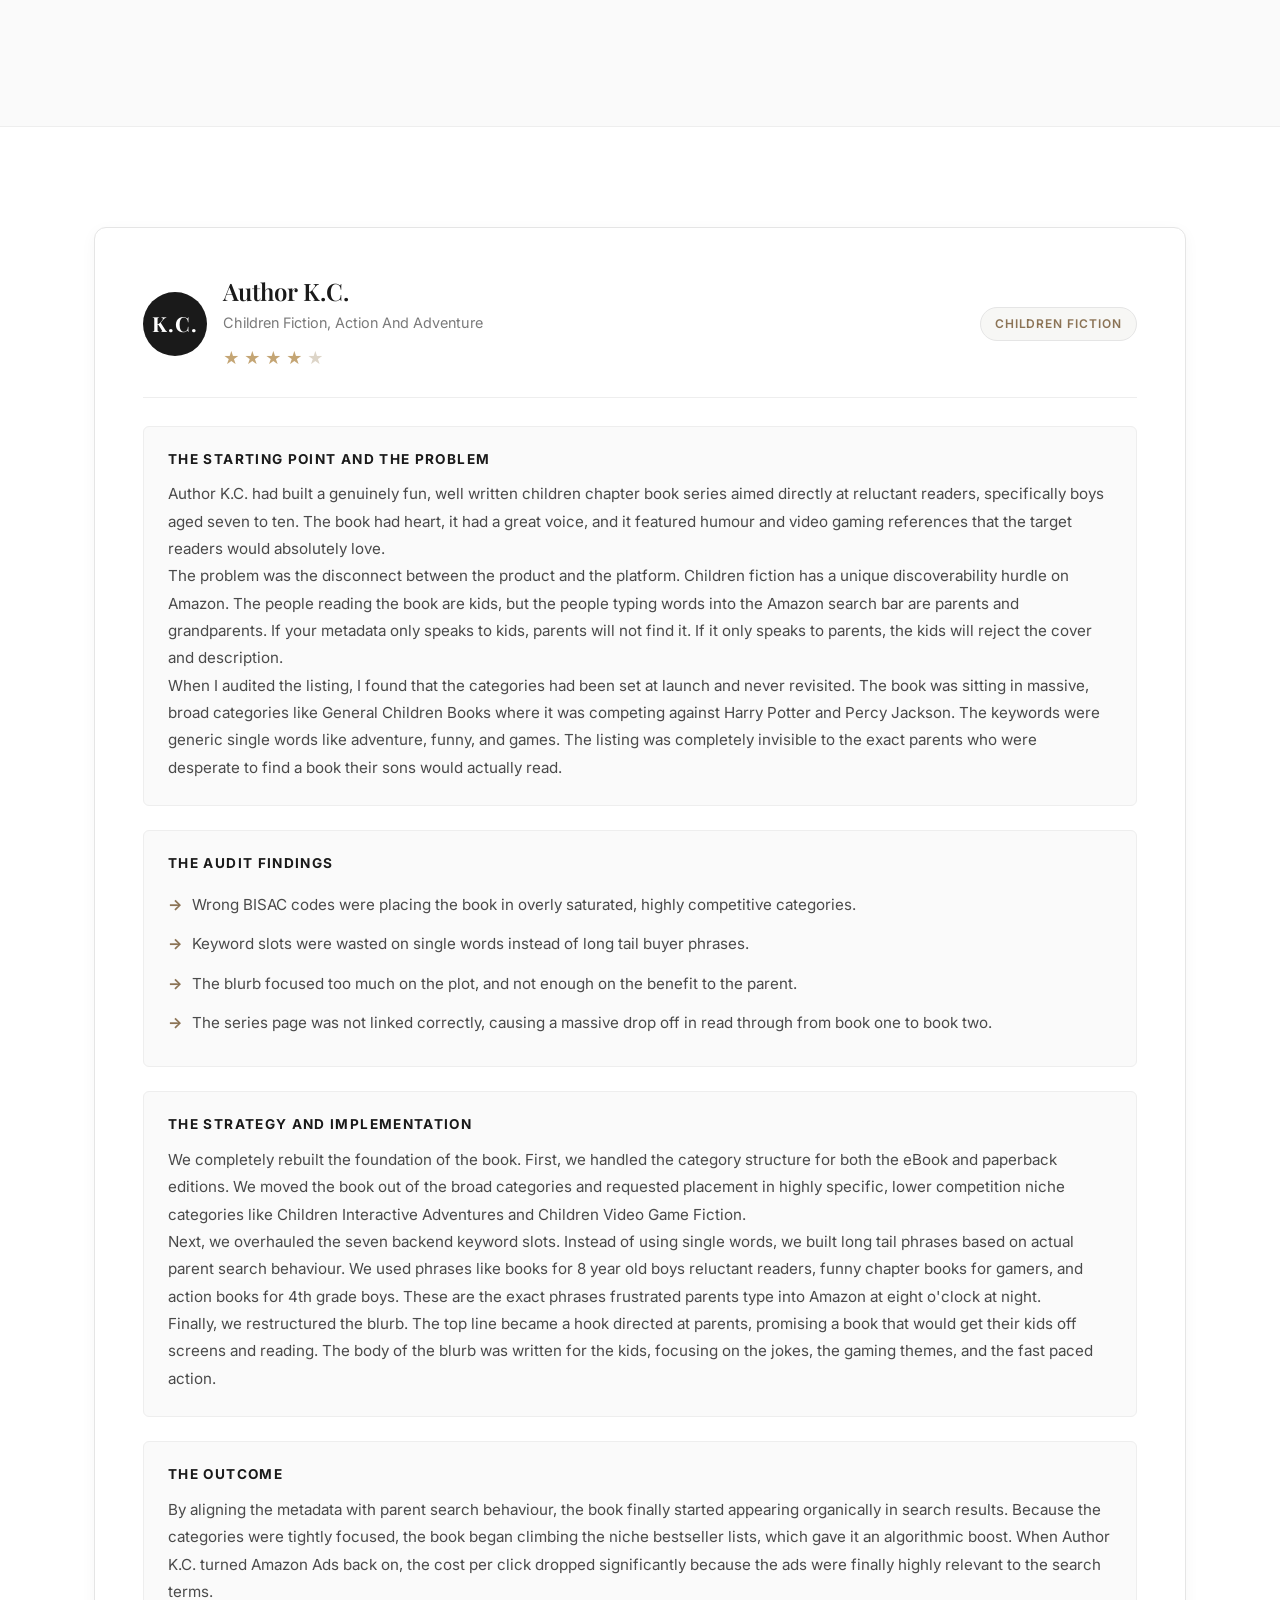
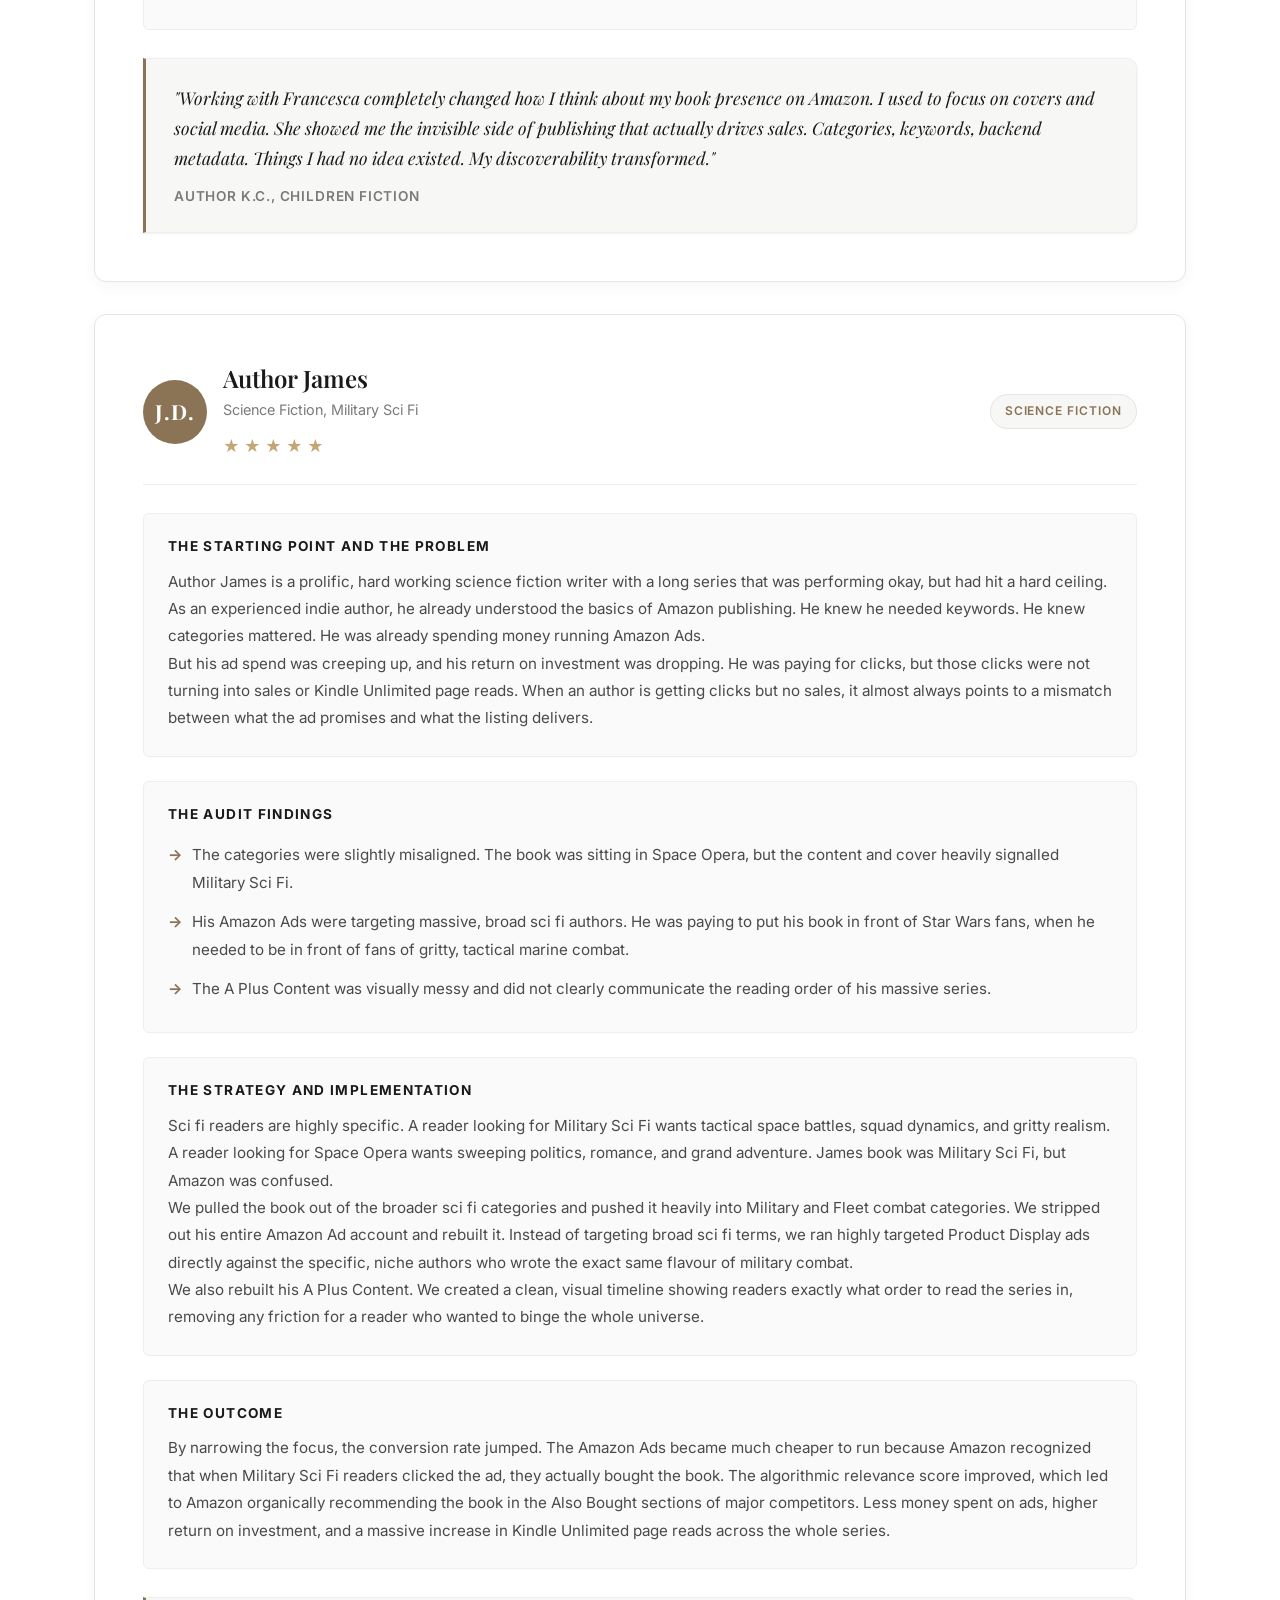
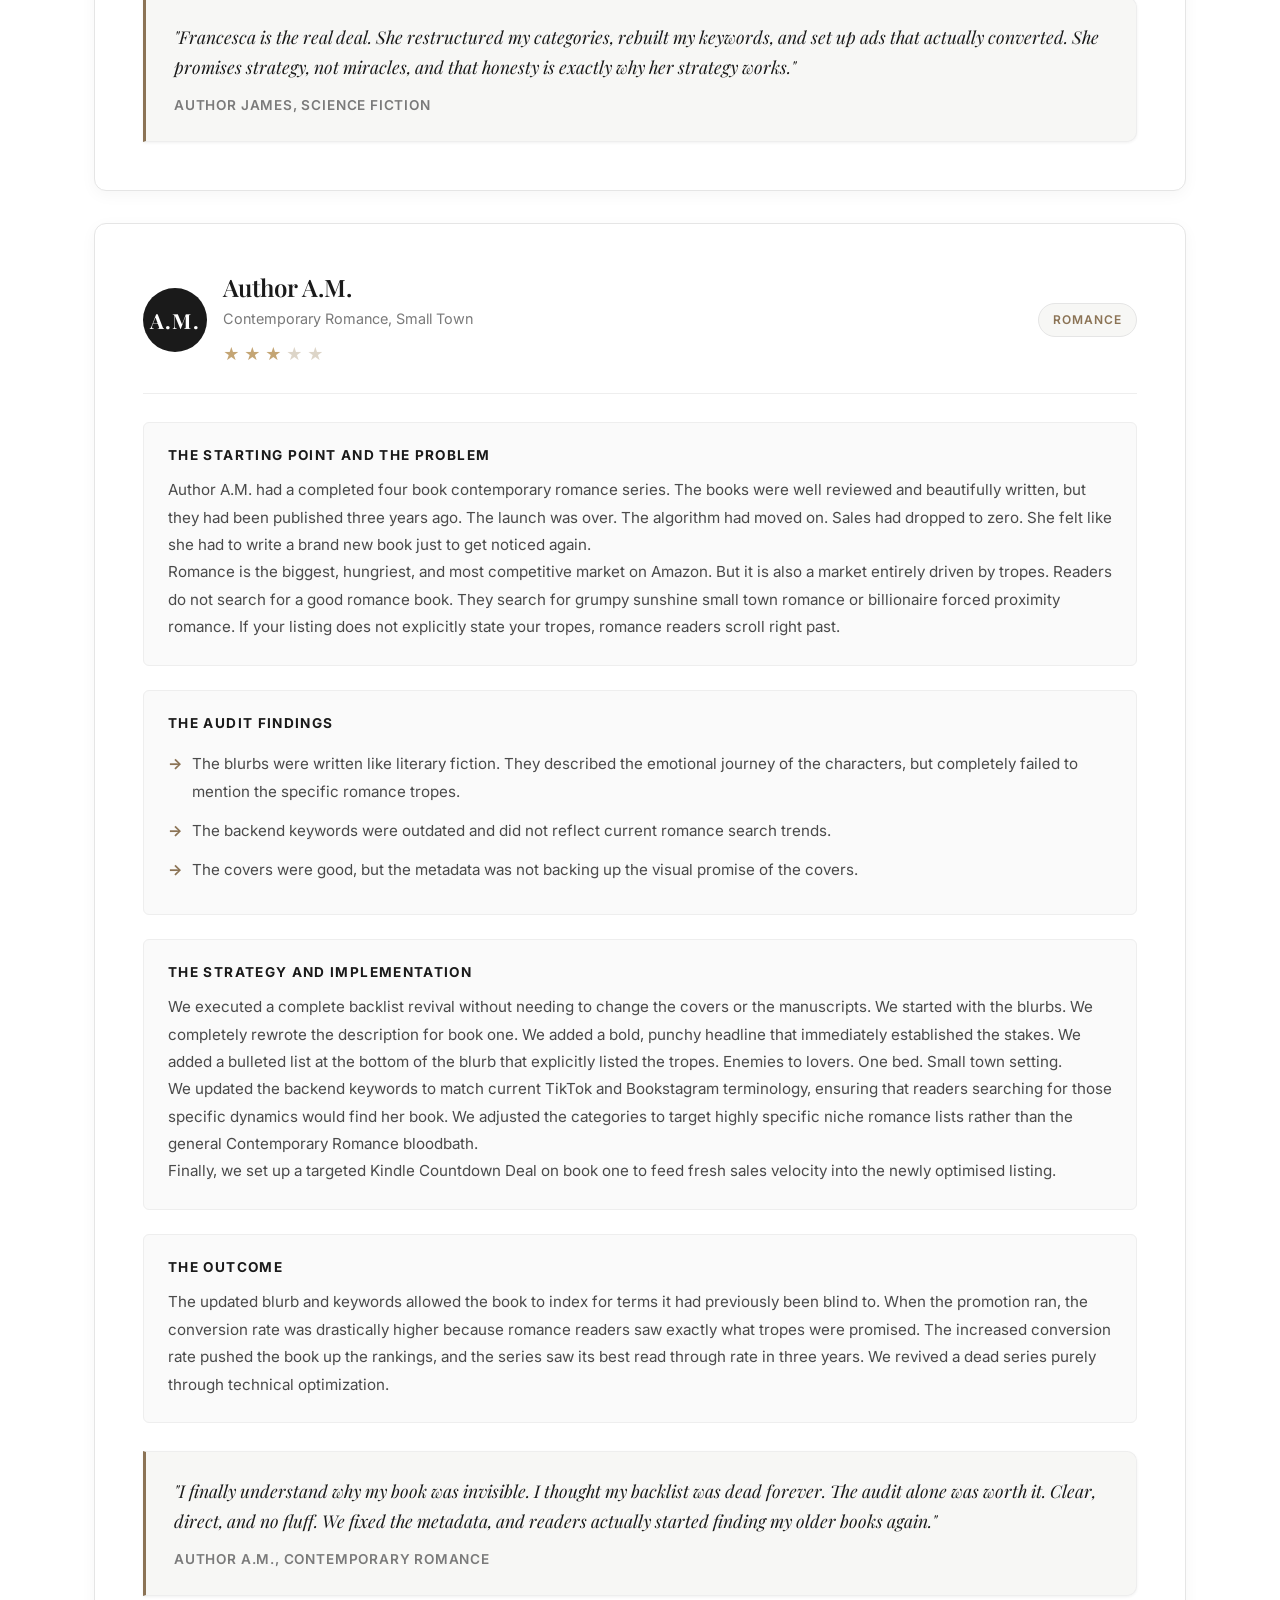
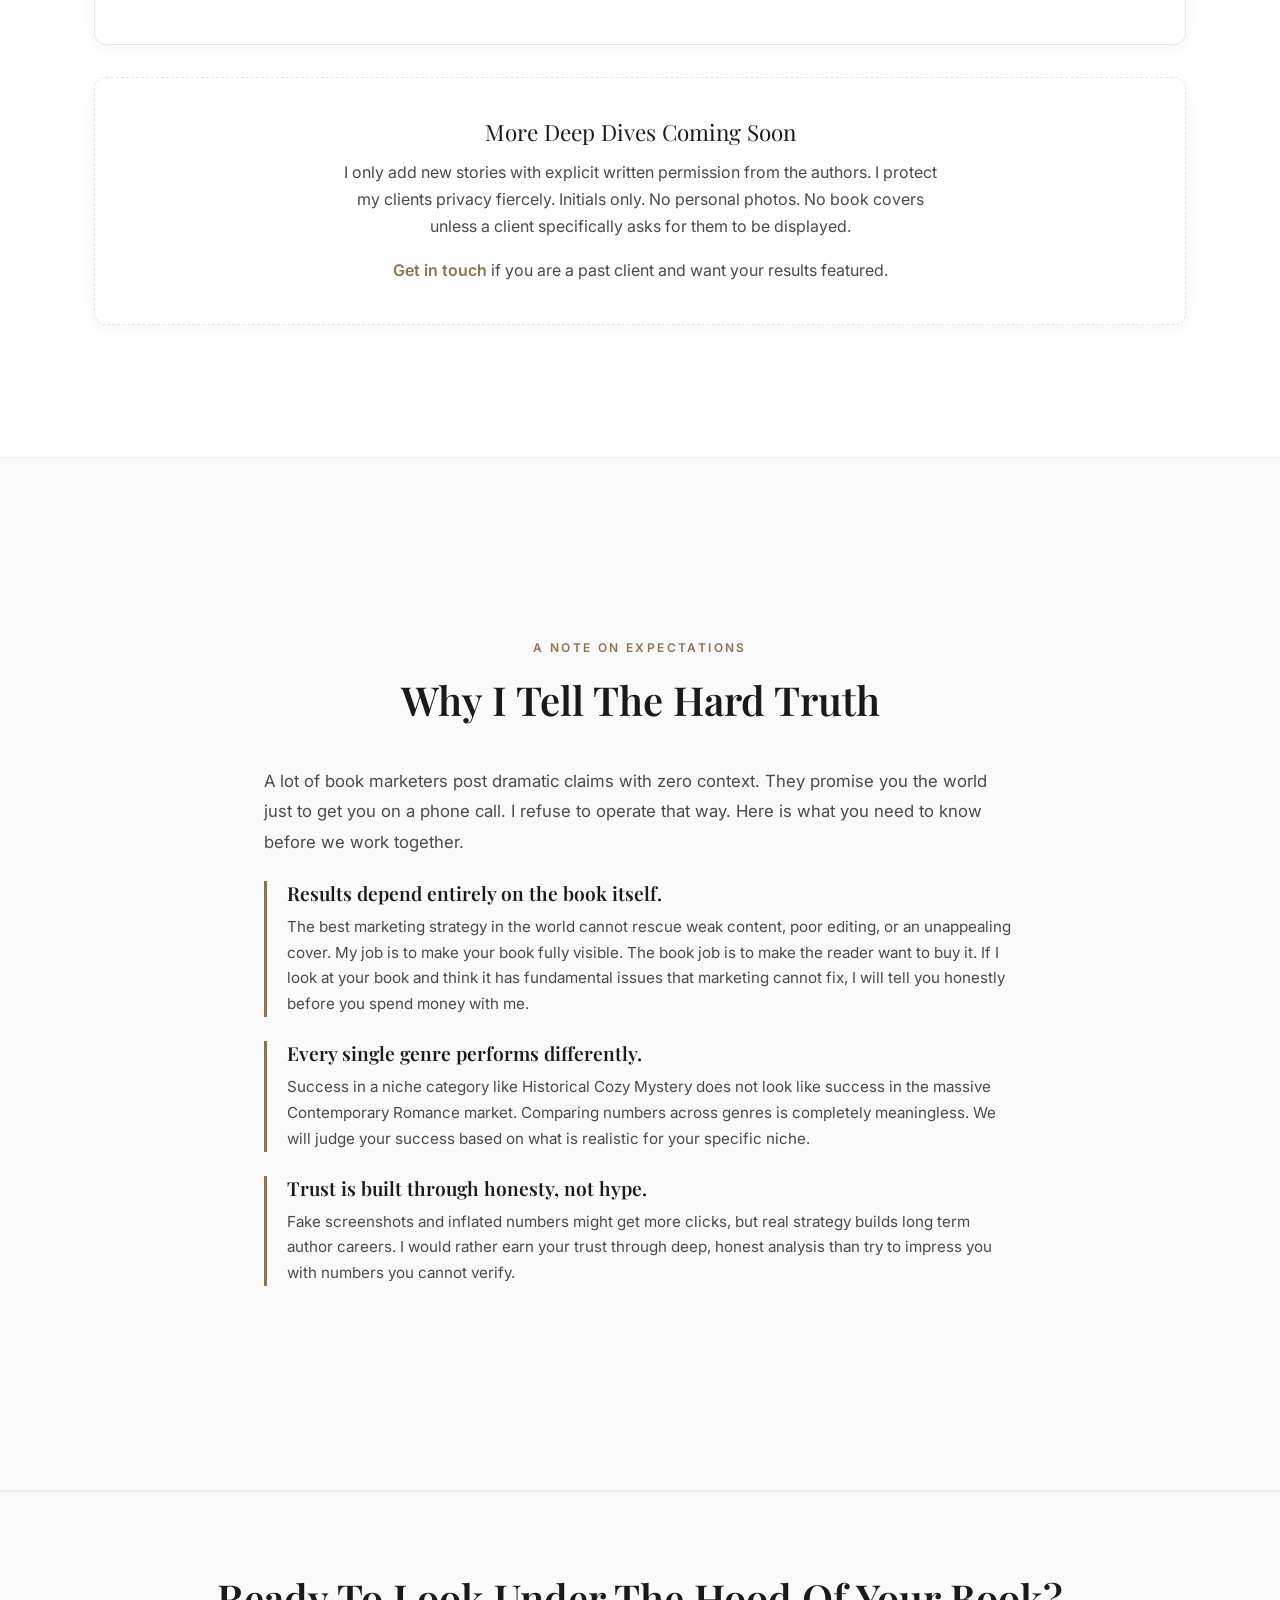
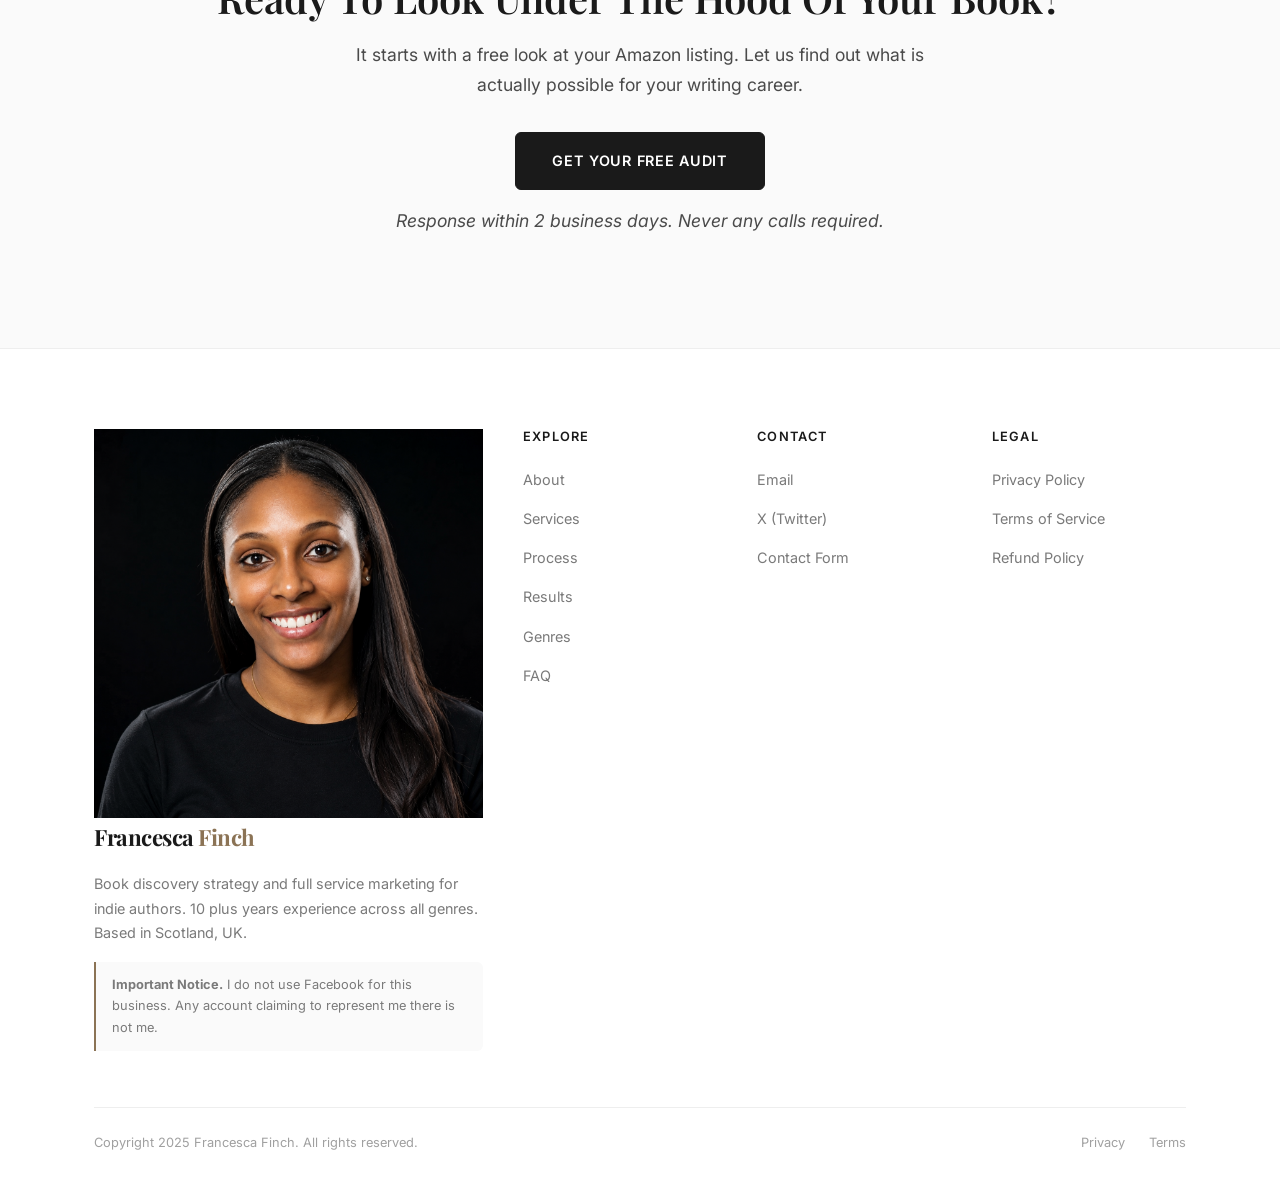
<file: results.html>
<!DOCTYPE html>
<html lang="en">
<head>
    <meta charset="UTF-8">
    <meta name="viewport" content="width=device-width, initial-scale=1.0">
    <title>Results And Case Studies, Francesca Finch</title>
    <meta name="description" content="Deep dive case studies and real results from indie authors who transformed their Amazon discoverability with Francesca Finch.">
    <link rel="icon" type="image/x-icon" href="favicon.ico">
    <link rel="icon" type="image/png" sizes="32x32" href="favicon-32x32.png">
    <link rel="icon" type="image/png" sizes="16x16" href="favicon-16x16.png">
    <link rel="apple-touch-icon" sizes="180x180" href="apple-touch-icon.png">
    <link rel="preconnect" href="https://fonts.googleapis.com">
    <link rel="preconnect" href="https://fonts.gstatic.com" crossorigin>
    <link href="https://fonts.googleapis.com/css2?family=Playfair+Display:ital,wght@0,400;0,600;0,700;1,400&family=Inter:wght@300;400;500;600;700&display=swap" rel="stylesheet">
    <link rel="stylesheet" href="styles.css">
</head>
<body>

    <nav class="nav" id="nav">
        <div class="container nav__inner">
            <a href="index.html" class="nav__logo">Francesca<span>Finch</span></a>
            <ul class="nav__links" id="navLinks">
                <li><a href="about.html">About</a></li>
                <li><a href="services.html">Services</a></li>
                <li><a href="process.html">Process</a></li>
                <li><a href="results.html">Results</a></li>
                <li><a href="genres.html">Genres</a></li>
                <li><a href="faq.html">FAQ</a></li>
                <li><a href="contact.html" class="nav__cta">Free Audit</a></li>
            </ul>
            <button class="nav__toggle" id="navToggle" aria-label="Toggle menu"><span></span><span></span><span></span></button>
        </div>
    </nav>

    <!-- HERO -->
    <section class="results-hero">
        <div class="container">
            <div class="results-hero__inner fade-in">
                <span class="section-label">Results</span>
                <h1 class="section-title" style="font-size: clamp(2rem, 4vw, 3rem);">Deep Strategy, Real Outcomes</h1>
                <p class="section-subtitle">I only share results with permission. No fabricated screenshots. No inflated numbers. Below, you will find moving feedback from recent clients, followed by deep, detailed breakdowns of how we actually fixed their visibility. Client identities are shown as initials only to protect their privacy.</p>
            </div>
        </div>
    </section>

    <!-- ANIMATED TESTIMONIAL BLOCKS -->
    <section class="testimonial-marquee">
        <div class="section-header section-header--center fade-in">
            <span class="section-label">Client Feedback</span>
            <h2 class="section-title">What Authors Actually Say</h2>
            <p class="section-subtitle" style="margin: 0 auto;">Initials only. Real words. Hover your mouse over any block to pause and read.</p>
        </div>

        <div class="marquee-wrap">
            <div class="marquee-track">
                <!-- Set 1 -->
                <div class="t-block">
                    <div class="t-block__stars">
                        <span>★</span><span>★</span><span>★</span><span>★</span><span class="empty">★</span>
                    </div>
                    <p class="t-block__quote">"Working with Francesca completely changed how I think about my book presence on Amazon. Categories, keywords, backend metadata. Things I had no idea existed."</p>
                    <div class="t-block__author">
                        <div class="t-block__avatar">K.C.</div>
                        <div>
                            <div class="t-block__name">Author K.C.</div>
                            <div class="t-block__role">Children Fiction</div>
                        </div>
                    </div>
                </div>

                <div class="t-block">
                    <div class="t-block__stars">
                        <span>★</span><span>★</span><span>★</span><span>★</span><span>★</span>
                    </div>
                    <p class="t-block__quote">"Francesca is the real deal. She restructured my categories, rebuilt my keywords, and set up ads that actually converted. Strategy, not miracles."</p>
                    <div class="t-block__author">
                        <div class="t-block__avatar alt">J.D.</div>
                        <div>
                            <div class="t-block__name">Author James</div>
                            <div class="t-block__role">Science Fiction</div>
                        </div>
                    </div>
                </div>

                <div class="t-block">
                    <div class="t-block__stars">
                        <span>★</span><span>★</span><span>★</span><span class="empty">★</span><span class="empty">★</span>
                    </div>
                    <p class="t-block__quote">"I finally understand why my book was invisible. The audit alone was worth it. Clear, direct, and no fluff."</p>
                    <div class="t-block__author">
                        <div class="t-block__avatar">A.M.</div>
                        <div>
                            <div class="t-block__name">Author A.M.</div>
                            <div class="t-block__role">Romance</div>
                        </div>
                    </div>
                </div>

                <div class="t-block">
                    <div class="t-block__stars">
                        <span>★</span><span>★</span><span>★</span><span>★</span><span class="empty">★</span>
                    </div>
                    <p class="t-block__quote">"Async process was perfect for me. No calls, just clear documents and results I could actually use to fix my backlist."</p>
                    <div class="t-block__author">
                        <div class="t-block__avatar alt">R.T.</div>
                        <div>
                            <div class="t-block__name">Author R.T.</div>
                            <div class="t-block__role">Thriller</div>
                        </div>
                    </div>
                </div>

                <div class="t-block">
                    <div class="t-block__stars">
                        <span>★</span><span>★</span><span>★</span><span>★</span><span>★</span>
                    </div>
                    <p class="t-block__quote">"My launch finally had a plan. ARCs, categories, ads, timing. Everything worked together instead of feeling completely chaotic."</p>
                    <div class="t-block__author">
                        <div class="t-block__avatar">L.S.</div>
                        <div>
                            <div class="t-block__name">Author L.S.</div>
                            <div class="t-block__role">Fantasy</div>
                        </div>
                    </div>
                </div>

                <!-- Set 2 (duplicate for seamless loop) -->
                <div class="t-block">
                    <div class="t-block__stars">
                        <span>★</span><span>★</span><span>★</span><span>★</span><span class="empty">★</span>
                    </div>
                    <p class="t-block__quote">"Working with Francesca completely changed how I think about my book presence on Amazon. Categories, keywords, backend metadata. Things I had no idea existed."</p>
                    <div class="t-block__author">
                        <div class="t-block__avatar">K.C.</div>
                        <div>
                            <div class="t-block__name">Author K.C.</div>
                            <div class="t-block__role">Children Fiction</div>
                        </div>
                    </div>
                </div>

                <div class="t-block">
                    <div class="t-block__stars">
                        <span>★</span><span>★</span><span>★</span><span>★</span><span>★</span>
                    </div>
                    <p class="t-block__quote">"Francesca is the real deal. She restructured my categories, rebuilt my keywords, and set up ads that actually converted. Strategy, not miracles."</p>
                    <div class="t-block__author">
                        <div class="t-block__avatar alt">J.D.</div>
                        <div>
                            <div class="t-block__name">Author James</div>
                            <div class="t-block__role">Science Fiction</div>
                        </div>
                    </div>
                </div>

                <div class="t-block">
                    <div class="t-block__stars">
                        <span>★</span><span>★</span><span>★</span><span class="empty">★</span><span class="empty">★</span>
                    </div>
                    <p class="t-block__quote">"I finally understand why my book was invisible. The audit alone was worth it. Clear, direct, and no fluff."</p>
                    <div class="t-block__author">
                        <div class="t-block__avatar">A.M.</div>
                        <div>
                            <div class="t-block__name">Author A.M.</div>
                            <div class="t-block__role">Romance</div>
                        </div>
                    </div>
                </div>

                <div class="t-block">
                    <div class="t-block__stars">
                        <span>★</span><span>★</span><span>★</span><span>★</span><span class="empty">★</span>
                    </div>
                    <p class="t-block__quote">"Async process was perfect for me. No calls, just clear documents and results I could actually use to fix my backlist."</p>
                    <div class="t-block__author">
                        <div class="t-block__avatar alt">R.T.</div>
                        <div>
                            <div class="t-block__name">Author R.T.</div>
                            <div class="t-block__role">Thriller</div>
                        </div>
                    </div>
                </div>

                <div class="t-block">
                    <div class="t-block__stars">
                        <span>★</span><span>★</span><span>★</span><span>★</span><span>★</span>
                    </div>
                    <p class="t-block__quote">"My launch finally had a plan. ARCs, categories, ads, timing. Everything worked together instead of feeling completely chaotic."</p>
                    <div class="t-block__author">
                        <div class="t-block__avatar">L.S.</div>
                        <div>
                            <div class="t-block__name">Author L.S.</div>
                            <div class="t-block__role">Fantasy</div>
                        </div>
                    </div>
                </div>
            </div>
        </div>
    </section>

    <!-- INTRO NOTE TO CASE STUDIES -->
    <section class="results-intro">
        <div class="container">
            <div class="results-intro__content fade-in" style="max-width: 800px; margin: 0 auto; text-align: center; padding: 80px 24px;">
                <span class="section-label">Strategy Deep Dives</span>
                <h2 class="section-title">How Discoverability Actually Gets Fixed</h2>
                <p class="lead">I do not write short, fluffy case studies. If you are going to trust someone with your book, you need to see exactly how they think.</p>
                <p>Below are three highly detailed breakdowns of real client projects. These show the exact problems we found during the audit phase, the specific technical solutions we implemented, and the logic behind every decision. This is what real Amazon strategy looks like when you look under the hood.</p>
            </div>
        </div>
    </section>

    <!-- DEEP DIVE CASE STUDIES -->
    <section class="case-studies">
        <div class="container">

            <!-- CASE STUDY 1: AUTHOR K.C. (CHILDREN'S) -->
            <div class="case-study case-study--anon fade-in">
                <div class="case-study__top">
                    <div class="case-study__identity">
                        <div class="case-study__initials">K.C.</div>
                        <div>
                            <h2>Author K.C.</h2>
                            <p>Children Fiction, Action And Adventure</p>
                            <div class="case-study__stars">
                                <span>★</span><span>★</span><span>★</span><span>★</span><span class="empty">★</span>
                            </div>
                        </div>
                    </div>
                    <span class="case-study__genre-tag">Children Fiction</span>
                </div>

                <div class="case-study__section">
                    <h4>The Starting Point And The Problem</h4>
                    <p>Author K.C. had built a genuinely fun, well written children chapter book series aimed directly at reluctant readers, specifically boys aged seven to ten. The book had heart, it had a great voice, and it featured humour and video gaming references that the target readers would absolutely love.</p>
                    <p>The problem was the disconnect between the product and the platform. Children fiction has a unique discoverability hurdle on Amazon. The people reading the book are kids, but the people typing words into the Amazon search bar are parents and grandparents. If your metadata only speaks to kids, parents will not find it. If it only speaks to parents, the kids will reject the cover and description.</p>
                    <p>When I audited the listing, I found that the categories had been set at launch and never revisited. The book was sitting in massive, broad categories like General Children Books where it was competing against Harry Potter and Percy Jackson. The keywords were generic single words like adventure, funny, and games. The listing was completely invisible to the exact parents who were desperate to find a book their sons would actually read.</p>
                </div>

                <div class="case-study__section">
                    <h4>The Audit Findings</h4>
                    <ul>
                        <li>Wrong BISAC codes were placing the book in overly saturated, highly competitive categories.</li>
                        <li>Keyword slots were wasted on single words instead of long tail buyer phrases.</li>
                        <li>The blurb focused too much on the plot, and not enough on the benefit to the parent.</li>
                        <li>The series page was not linked correctly, causing a massive drop off in read through from book one to book two.</li>
                    </ul>
                </div>

                <div class="case-study__section">
                    <h4>The Strategy And Implementation</h4>
                    <p>We completely rebuilt the foundation of the book. First, we handled the category structure for both the eBook and paperback editions. We moved the book out of the broad categories and requested placement in highly specific, lower competition niche categories like Children Interactive Adventures and Children Video Game Fiction.</p>
                    <p>Next, we overhauled the seven backend keyword slots. Instead of using single words, we built long tail phrases based on actual parent search behaviour. We used phrases like books for 8 year old boys reluctant readers, funny chapter books for gamers, and action books for 4th grade boys. These are the exact phrases frustrated parents type into Amazon at eight o'clock at night.</p>
                    <p>Finally, we restructured the blurb. The top line became a hook directed at parents, promising a book that would get their kids off screens and reading. The body of the blurb was written for the kids, focusing on the jokes, the gaming themes, and the fast paced action.</p>
                </div>

                <div class="case-study__section">
                    <h4>The Outcome</h4>
                    <p>By aligning the metadata with parent search behaviour, the book finally started appearing organically in search results. Because the categories were tightly focused, the book began climbing the niche bestseller lists, which gave it an algorithmic boost. When Author K.C. turned Amazon Ads back on, the cost per click dropped significantly because the ads were finally highly relevant to the search terms.</p>
                </div>

                <div class="case-study__quote">
                    <p>"Working with Francesca completely changed how I think about my book presence on Amazon. I used to focus on covers and social media. She showed me the invisible side of publishing that actually drives sales. Categories, keywords, backend metadata. Things I had no idea existed. My discoverability transformed."</p>
                    <cite>Author K.C., Children Fiction</cite>
                </div>
            </div>

            <!-- CASE STUDY 2: AUTHOR JAMES (SCI-FI) -->
            <div class="case-study case-study--anon fade-in">
                <div class="case-study__top">
                    <div class="case-study__identity">
                        <div class="case-study__initials alt">J.D.</div>
                        <div>
                            <h2>Author James</h2>
                            <p>Science Fiction, Military Sci Fi</p>
                            <div class="case-study__stars">
                                <span>★</span><span>★</span><span>★</span><span>★</span><span>★</span>
                            </div>
                        </div>
                    </div>
                    <span class="case-study__genre-tag">Science Fiction</span>
                </div>

                <div class="case-study__section">
                    <h4>The Starting Point And The Problem</h4>
                    <p>Author James is a prolific, hard working science fiction writer with a long series that was performing okay, but had hit a hard ceiling. As an experienced indie author, he already understood the basics of Amazon publishing. He knew he needed keywords. He knew categories mattered. He was already spending money running Amazon Ads.</p>
                    <p>But his ad spend was creeping up, and his return on investment was dropping. He was paying for clicks, but those clicks were not turning into sales or Kindle Unlimited page reads. When an author is getting clicks but no sales, it almost always points to a mismatch between what the ad promises and what the listing delivers.</p>
                </div>

                <div class="case-study__section">
                    <h4>The Audit Findings</h4>
                    <ul>
                        <li>The categories were slightly misaligned. The book was sitting in Space Opera, but the content and cover heavily signalled Military Sci Fi.</li>
                        <li>His Amazon Ads were targeting massive, broad sci fi authors. He was paying to put his book in front of Star Wars fans, when he needed to be in front of fans of gritty, tactical marine combat.</li>
                        <li>The A Plus Content was visually messy and did not clearly communicate the reading order of his massive series.</li>
                    </ul>
                </div>

                <div class="case-study__section">
                    <h4>The Strategy And Implementation</h4>
                    <p>Sci fi readers are highly specific. A reader looking for Military Sci Fi wants tactical space battles, squad dynamics, and gritty realism. A reader looking for Space Opera wants sweeping politics, romance, and grand adventure. James book was Military Sci Fi, but Amazon was confused.</p>
                    <p>We pulled the book out of the broader sci fi categories and pushed it heavily into Military and Fleet combat categories. We stripped out his entire Amazon Ad account and rebuilt it. Instead of targeting broad sci fi terms, we ran highly targeted Product Display ads directly against the specific, niche authors who wrote the exact same flavour of military combat.</p>
                    <p>We also rebuilt his A Plus Content. We created a clean, visual timeline showing readers exactly what order to read the series in, removing any friction for a reader who wanted to binge the whole universe.</p>
                </div>

                <div class="case-study__section">
                    <h4>The Outcome</h4>
                    <p>By narrowing the focus, the conversion rate jumped. The Amazon Ads became much cheaper to run because Amazon recognized that when Military Sci Fi readers clicked the ad, they actually bought the book. The algorithmic relevance score improved, which led to Amazon organically recommending the book in the Also Bought sections of major competitors. Less money spent on ads, higher return on investment, and a massive increase in Kindle Unlimited page reads across the whole series.</p>
                </div>

                <div class="case-study__quote">
                    <p>"Francesca is the real deal. She restructured my categories, rebuilt my keywords, and set up ads that actually converted. She promises strategy, not miracles, and that honesty is exactly why her strategy works."</p>
                    <cite>Author James, Science Fiction</cite>
                </div>
            </div>

            <!-- CASE STUDY 3: AUTHOR A.M. (ROMANCE BACKLIST) -->
            <div class="case-study case-study--anon fade-in">
                <div class="case-study__top">
                    <div class="case-study__identity">
                        <div class="case-study__initials">A.M.</div>
                        <div>
                            <h2>Author A.M.</h2>
                            <p>Contemporary Romance, Small Town</p>
                            <div class="case-study__stars">
                                <span>★</span><span>★</span><span>★</span><span class="empty">★</span><span class="empty">★</span>
                            </div>
                        </div>
                    </div>
                    <span class="case-study__genre-tag">Romance</span>
                </div>

                <div class="case-study__section">
                    <h4>The Starting Point And The Problem</h4>
                    <p>Author A.M. had a completed four book contemporary romance series. The books were well reviewed and beautifully written, but they had been published three years ago. The launch was over. The algorithm had moved on. Sales had dropped to zero. She felt like she had to write a brand new book just to get noticed again.</p>
                    <p>Romance is the biggest, hungriest, and most competitive market on Amazon. But it is also a market entirely driven by tropes. Readers do not search for a good romance book. They search for grumpy sunshine small town romance or billionaire forced proximity romance. If your listing does not explicitly state your tropes, romance readers scroll right past.</p>
                </div>

                <div class="case-study__section">
                    <h4>The Audit Findings</h4>
                    <ul>
                        <li>The blurbs were written like literary fiction. They described the emotional journey of the characters, but completely failed to mention the specific romance tropes.</li>
                        <li>The backend keywords were outdated and did not reflect current romance search trends.</li>
                        <li>The covers were good, but the metadata was not backing up the visual promise of the covers.</li>
                    </ul>
                </div>

                <div class="case-study__section">
                    <h4>The Strategy And Implementation</h4>
                    <p>We executed a complete backlist revival without needing to change the covers or the manuscripts. We started with the blurbs. We completely rewrote the description for book one. We added a bold, punchy headline that immediately established the stakes. We added a bulleted list at the bottom of the blurb that explicitly listed the tropes. Enemies to lovers. One bed. Small town setting.</p>
                    <p>We updated the backend keywords to match current TikTok and Bookstagram terminology, ensuring that readers searching for those specific dynamics would find her book. We adjusted the categories to target highly specific niche romance lists rather than the general Contemporary Romance bloodbath.</p>
                    <p>Finally, we set up a targeted Kindle Countdown Deal on book one to feed fresh sales velocity into the newly optimised listing.</p>
                </div>

                <div class="case-study__section">
                    <h4>The Outcome</h4>
                    <p>The updated blurb and keywords allowed the book to index for terms it had previously been blind to. When the promotion ran, the conversion rate was drastically higher because romance readers saw exactly what tropes were promised. The increased conversion rate pushed the book up the rankings, and the series saw its best read through rate in three years. We revived a dead series purely through technical optimization.</p>
                </div>

                <div class="case-study__quote">
                    <p>"I finally understand why my book was invisible. I thought my backlist was dead forever. The audit alone was worth it. Clear, direct, and no fluff. We fixed the metadata, and readers actually started finding my older books again."</p>
                    <cite>Author A.M., Contemporary Romance</cite>
                </div>
            </div>

            <!-- MORE COMING -->
            <div class="case-study case-study--anon fade-in" style="text-align: center; border-style: dashed; padding: 40px;">
                <h3 style="font-family: 'Playfair Display', Georgia, serif; font-size: 1.4rem; margin-bottom: 12px; color: var(--text-primary);">More Deep Dives Coming Soon</h3>
                <p style="color: var(--text-secondary); max-width: 600px; margin: 0 auto 16px; line-height: 1.7;">I only add new stories with explicit written permission from the authors. I protect my clients privacy fiercely. Initials only. No personal photos. No book covers unless a client specifically asks for them to be displayed.</p>
                <p style="color: var(--text-secondary);"><a href="contact.html" style="font-weight: 600;">Get in touch</a> if you are a past client and want your results featured.</p>
            </div>
        </div>
    </section>

    <!-- ETHICS -->
    <section class="results-ethics">
        <div class="container">
            <div class="results-ethics__content fade-in" style="max-width: 800px; margin: 0 auto; padding: 80px 24px; text-align: left;">
                <span class="section-label" style="display: block; text-align: center;">A Note On Expectations</span>
                <h2 class="section-title" style="text-align: center; margin-bottom: 40px;">Why I Tell The Hard Truth</h2>
                
                <p style="font-size: 1.05rem; color: var(--text-secondary); line-height: 1.8; margin-bottom: 24px;">A lot of book marketers post dramatic claims with zero context. They promise you the world just to get you on a phone call. I refuse to operate that way. Here is what you need to know before we work together.</p>

                <div style="margin-bottom: 24px; padding-left: 20px; border-left: 3px solid var(--accent);">
                    <h4 style="font-family: 'Playfair Display', serif; font-size: 1.2rem; color: var(--text-primary); margin-bottom: 8px;">Results depend entirely on the book itself.</h4>
                    <p style="font-size: 0.95rem; color: var(--text-secondary); line-height: 1.7;">The best marketing strategy in the world cannot rescue weak content, poor editing, or an unappealing cover. My job is to make your book fully visible. The book job is to make the reader want to buy it. If I look at your book and think it has fundamental issues that marketing cannot fix, I will tell you honestly before you spend money with me.</p>
                </div>

                <div style="margin-bottom: 24px; padding-left: 20px; border-left: 3px solid var(--accent);">
                    <h4 style="font-family: 'Playfair Display', serif; font-size: 1.2rem; color: var(--text-primary); margin-bottom: 8px;">Every single genre performs differently.</h4>
                    <p style="font-size: 0.95rem; color: var(--text-secondary); line-height: 1.7;">Success in a niche category like Historical Cozy Mystery does not look like success in the massive Contemporary Romance market. Comparing numbers across genres is completely meaningless. We will judge your success based on what is realistic for your specific niche.</p>
                </div>

                <div style="margin-bottom: 24px; padding-left: 20px; border-left: 3px solid var(--accent);">
                    <h4 style="font-family: 'Playfair Display', serif; font-size: 1.2rem; color: var(--text-primary); margin-bottom: 8px;">Trust is built through honesty, not hype.</h4>
                    <p style="font-size: 0.95rem; color: var(--text-secondary); line-height: 1.7;">Fake screenshots and inflated numbers might get more clicks, but real strategy builds long term author careers. I would rather earn your trust through deep, honest analysis than try to impress you with numbers you cannot verify.</p>
                </div>
            </div>
        </div>
    </section>

    <!-- CTA -->
    <section class="cta-section">
        <div class="container fade-in">
            <h2>Ready To Look Under The Hood Of Your Book?</h2>
            <p>It starts with a free look at your Amazon listing. Let us find out what is actually possible for your writing career.</p>
            <a href="contact.html" class="btn btn--primary">Get Your Free Audit</a>
            <p class="cta-section__note">Response within 2 business days. Never any calls required.</p>
        </div>
    </section>

    <footer class="footer">
        <div class="container">
            <div class="footer__inner">
                <div class="footer__brand">
                    <div class="footer__brand-header">
                        <img src="francesca.png" alt="Francesca Finch" class="footer__brand-photo">
                        <a href="index.html" class="nav__logo">Francesca<span>Finch</span></a>
                    </div>
                    <p>Book discovery strategy and full service marketing for indie authors. 10 plus years experience across all genres. Based in Scotland, UK.</p>
                    <p class="footer__notice"><strong>Important Notice.</strong> I do not use Facebook for this business. Any account claiming to represent me there is not me.</p>
                </div>
                <div>
                    <h4>Explore</h4>
                    <ul>
                        <li><a href="about.html">About</a></li>
                        <li><a href="services.html">Services</a></li>
                        <li><a href="process.html">Process</a></li>
                        <li><a href="results.html">Results</a></li>
                        <li><a href="genres.html">Genres</a></li>
                        <li><a href="faq.html">FAQ</a></li>
                    </ul>
                </div>
                <div>
                    <h4>Contact</h4>
                    <ul>
                        <li><a href="mailto:hello@francescafinch.com">Email</a></li>
                        <li><a href="https://x.com/francescafinchb" target="_blank" rel="noopener">X (Twitter)</a></li>
                        <li><a href="contact.html">Contact Form</a></li>
                    </ul>
                </div>
                <div>
                    <h4>Legal</h4>
                    <ul>
                        <li><a href="privacy.html">Privacy Policy</a></li>
                        <li><a href="terms.html">Terms of Service</a></li>
                        <li><a href="refund.html">Refund Policy</a></li>
                    </ul>
                </div>
            </div>
            <div class="footer__bottom">
                <p>Copyright 2025 Francesca Finch. All rights reserved.</p>
                <div>
                    <a href="privacy.html">Privacy</a>
                    <a href="terms.html">Terms</a>
                </div>
            </div>
        </div>
    </footer>

    <script src="script.js"></script>
</body>
</html>
</file>
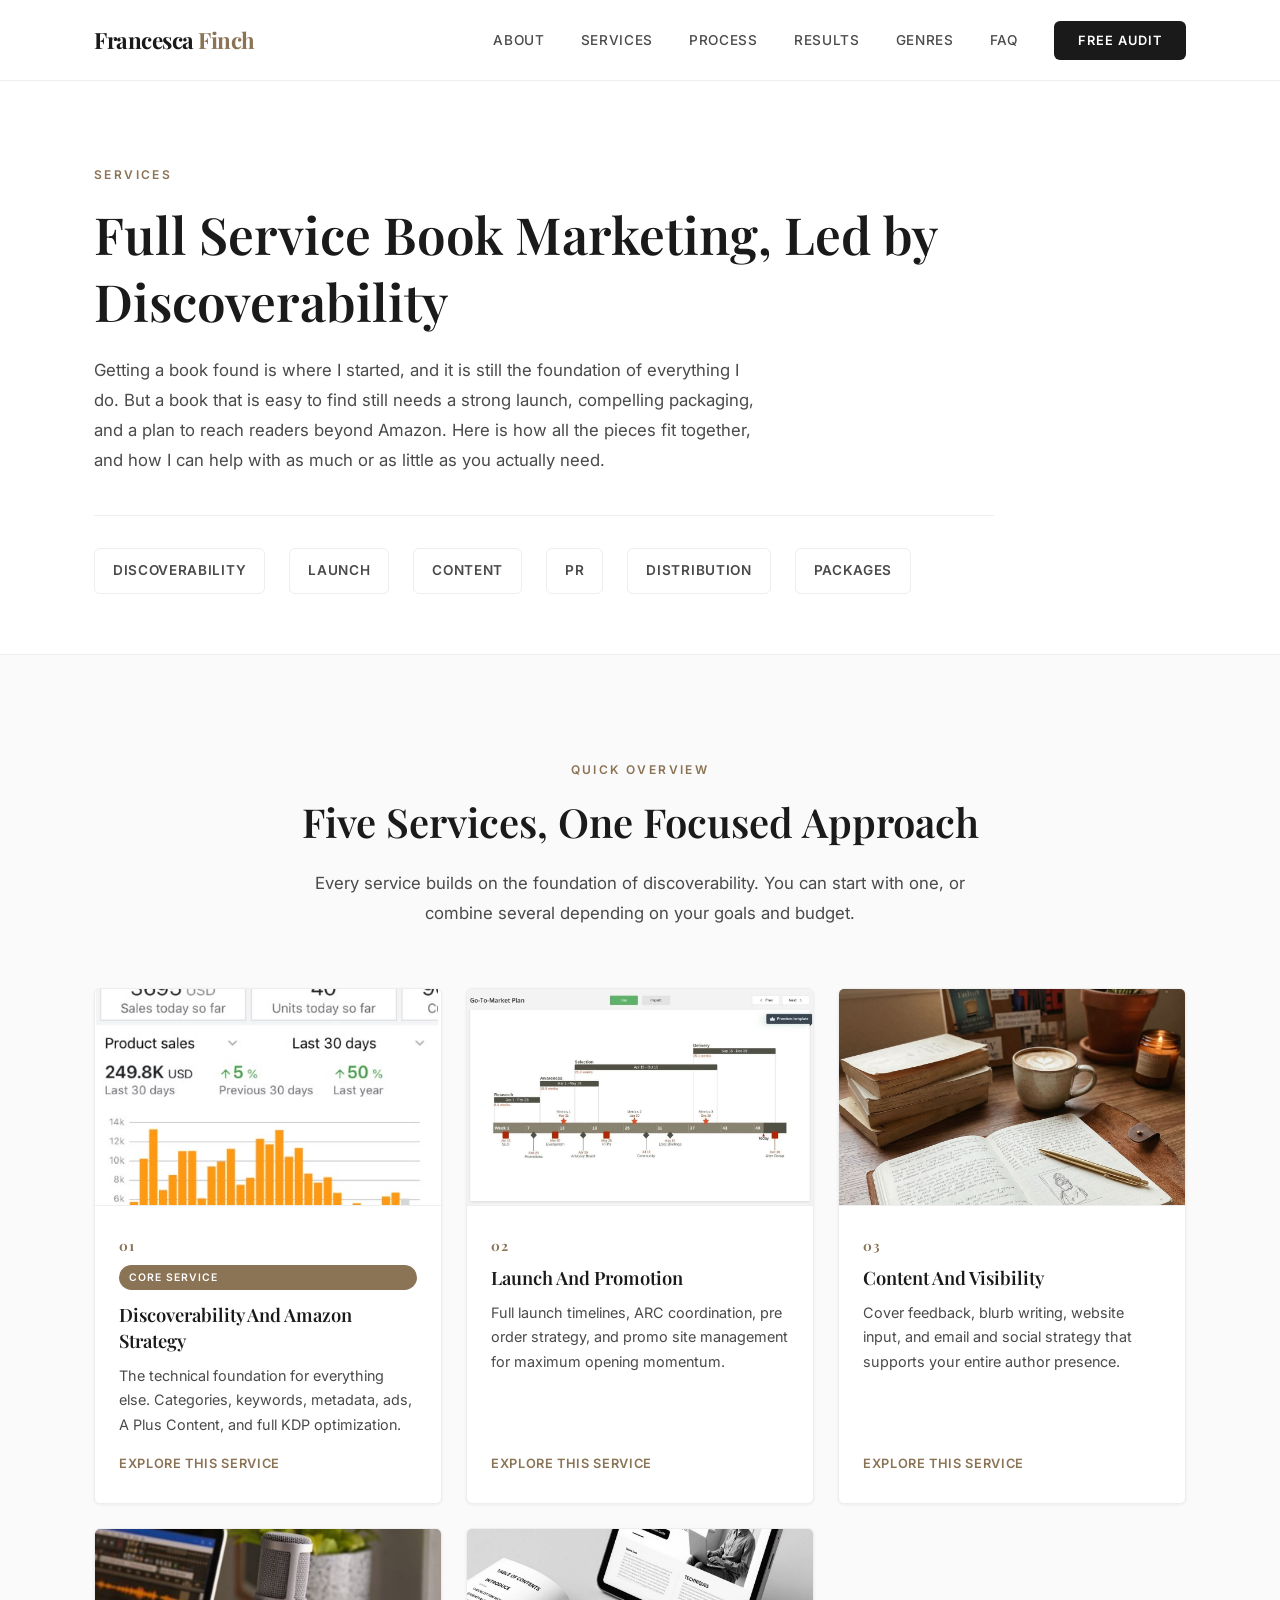
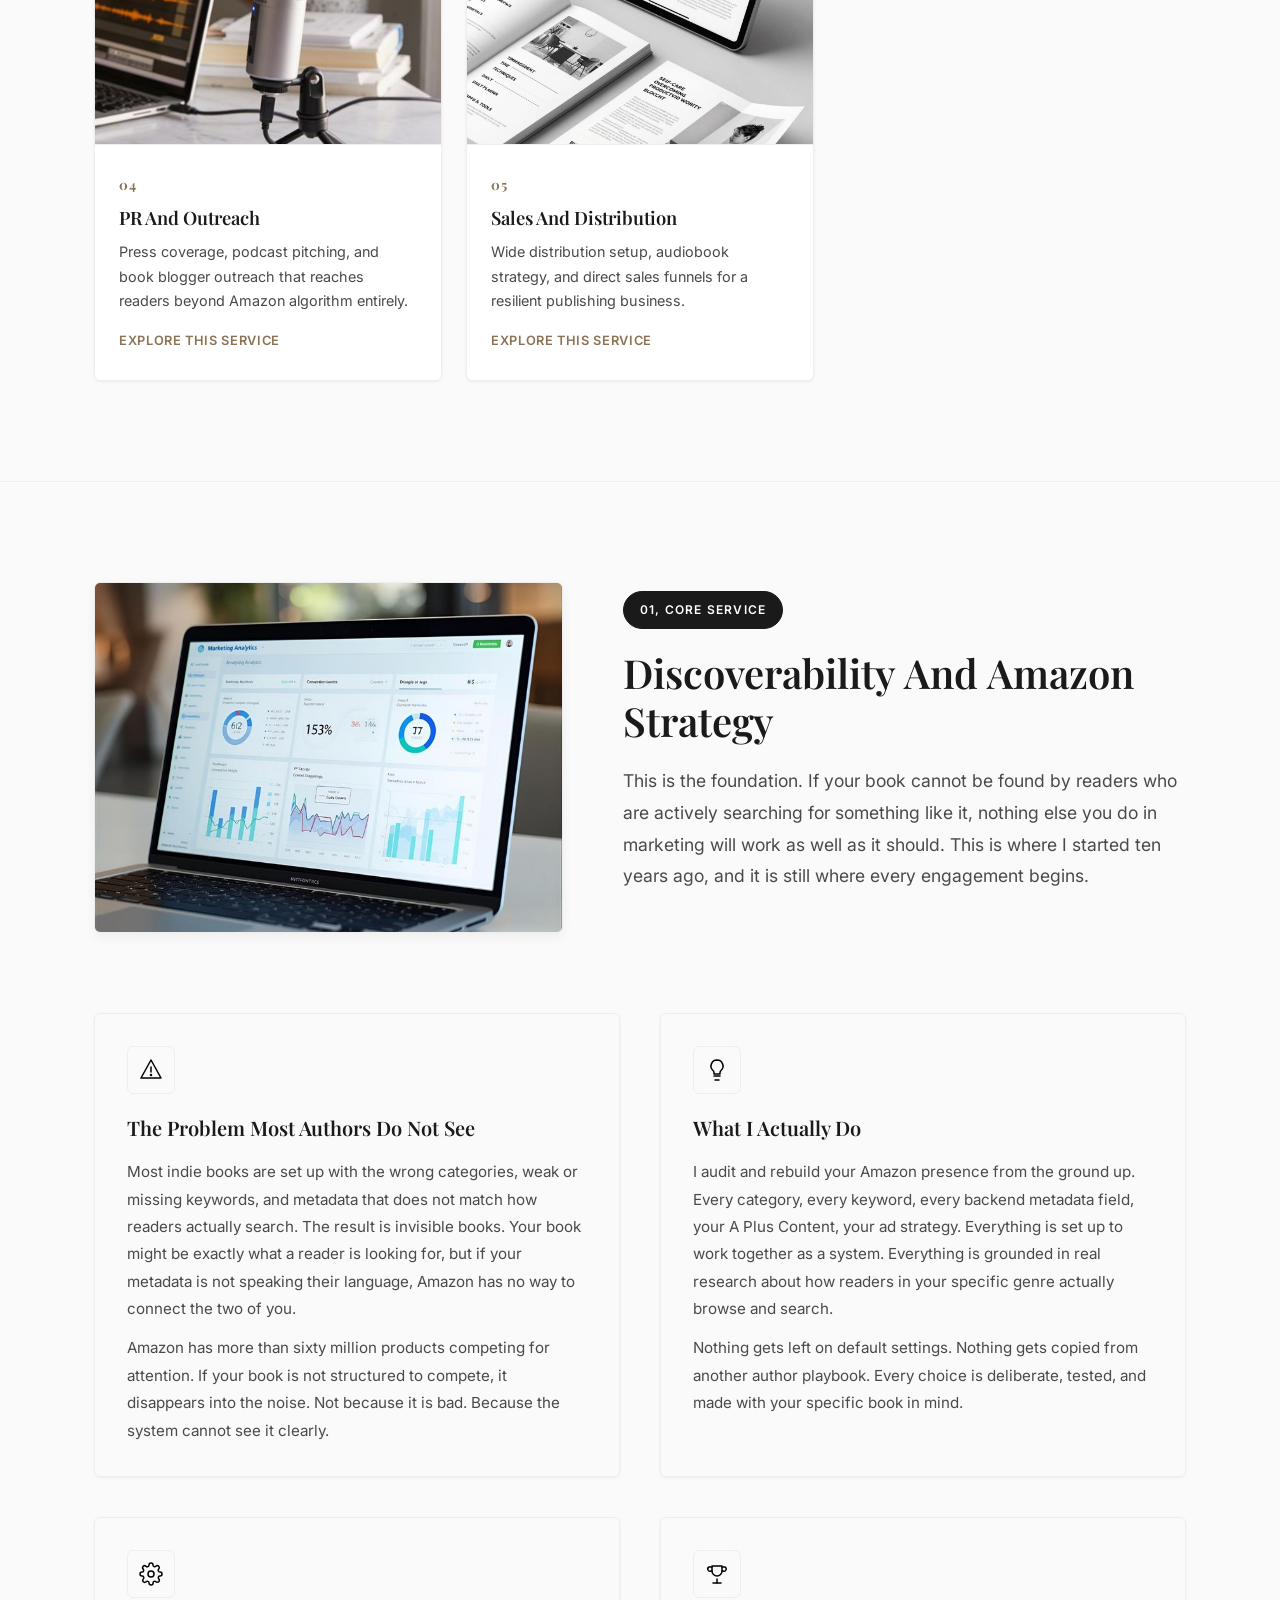
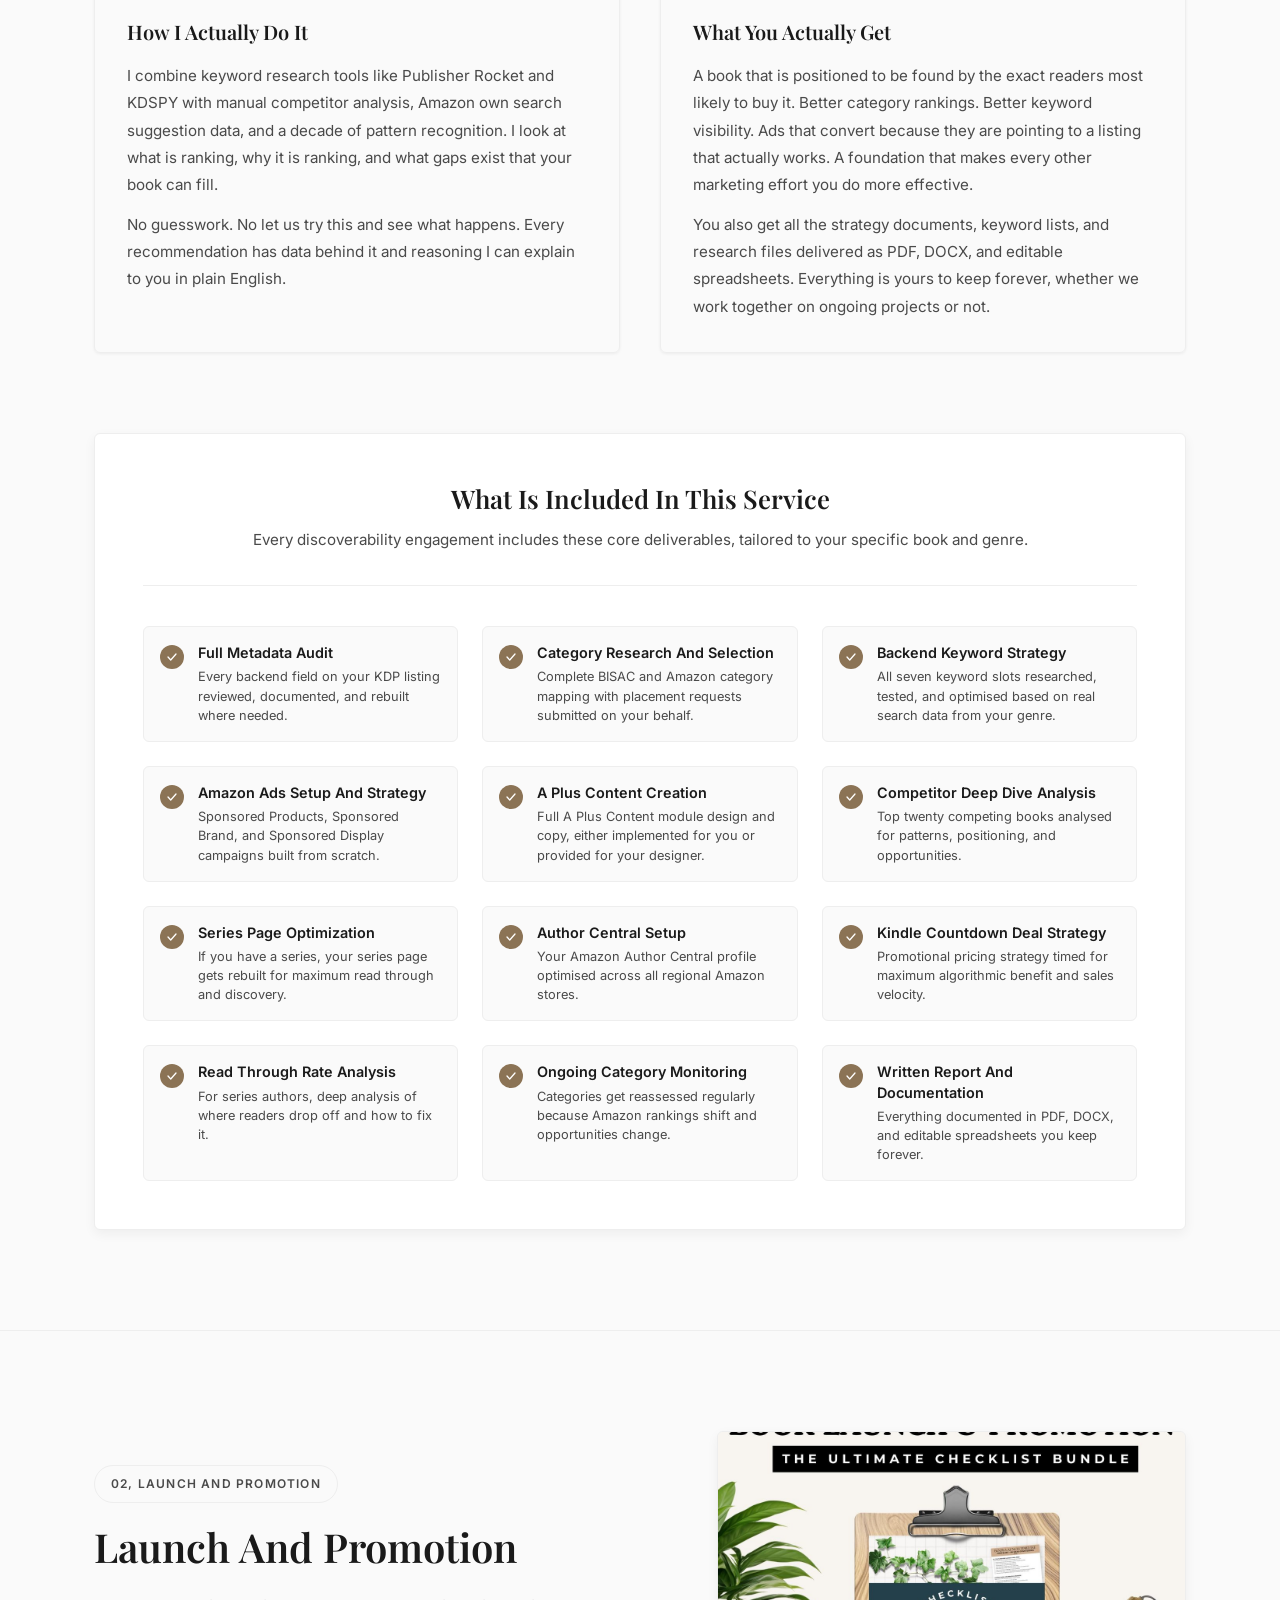
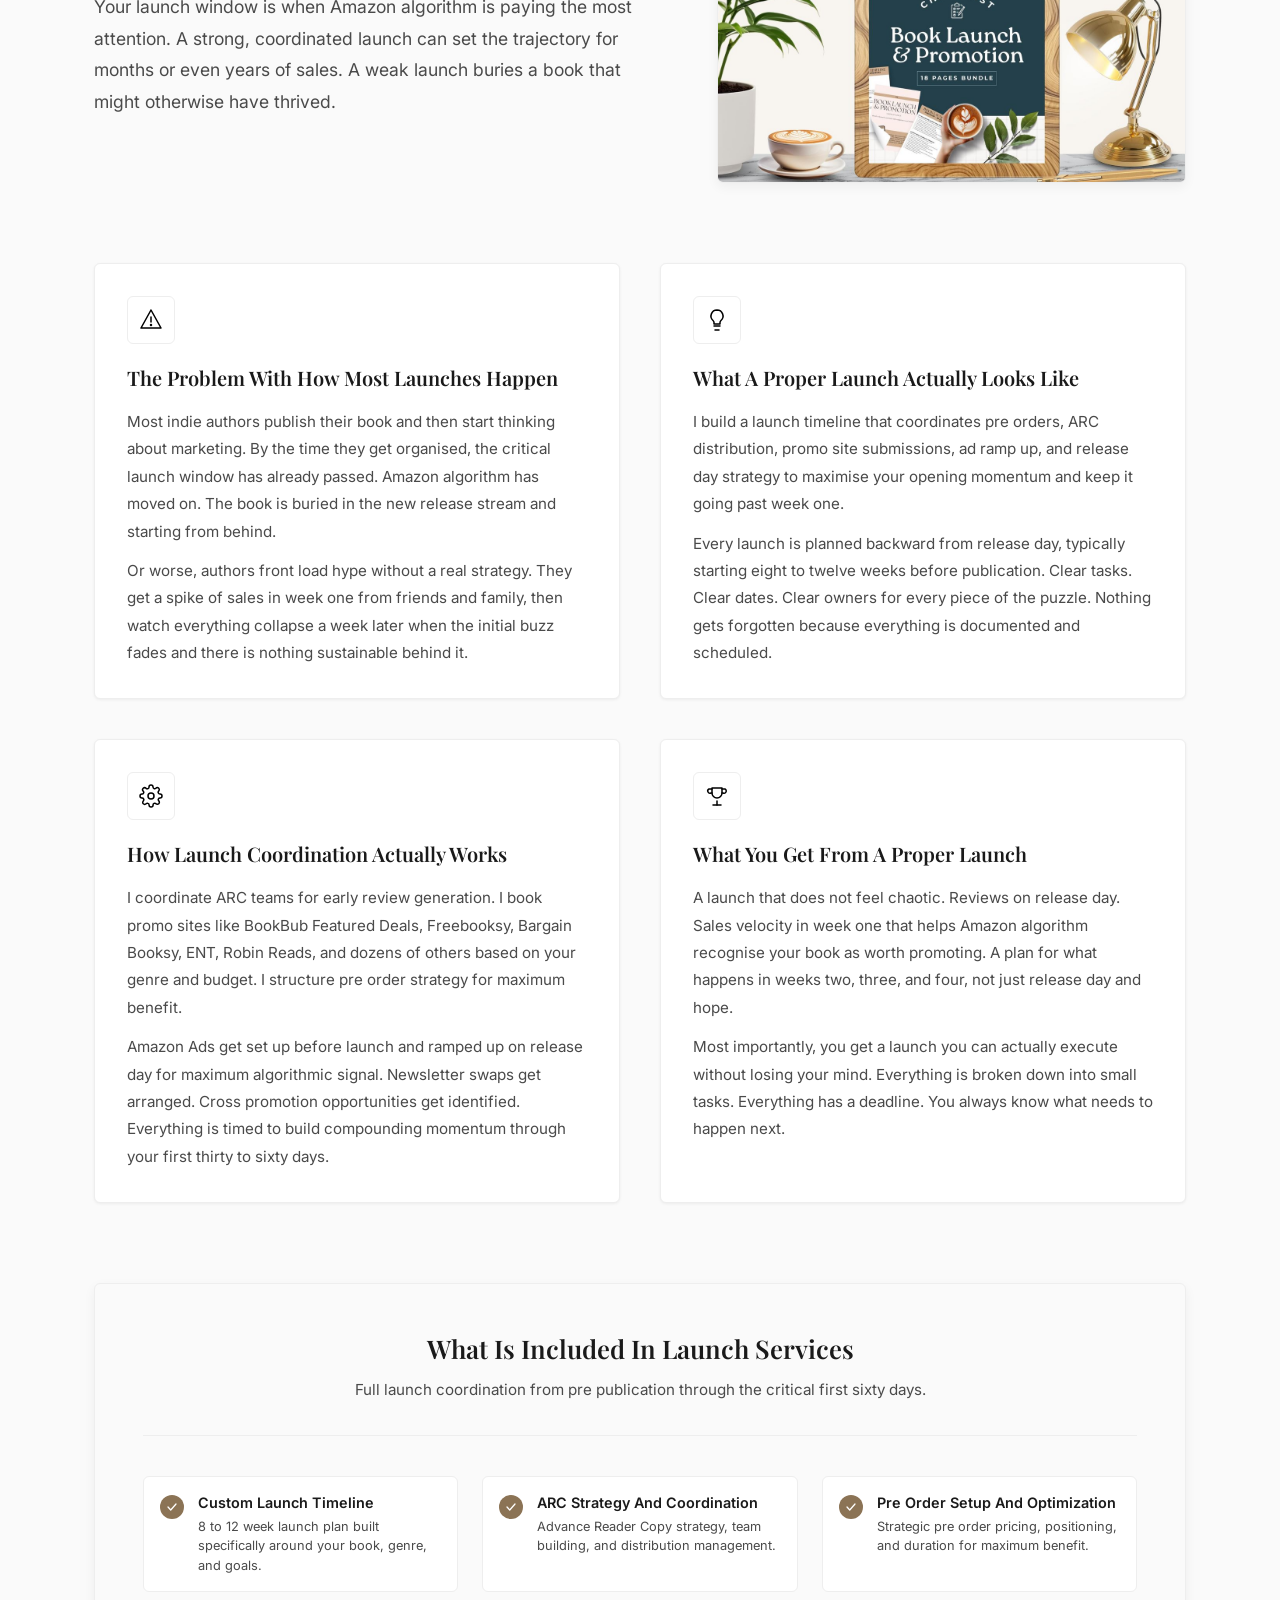
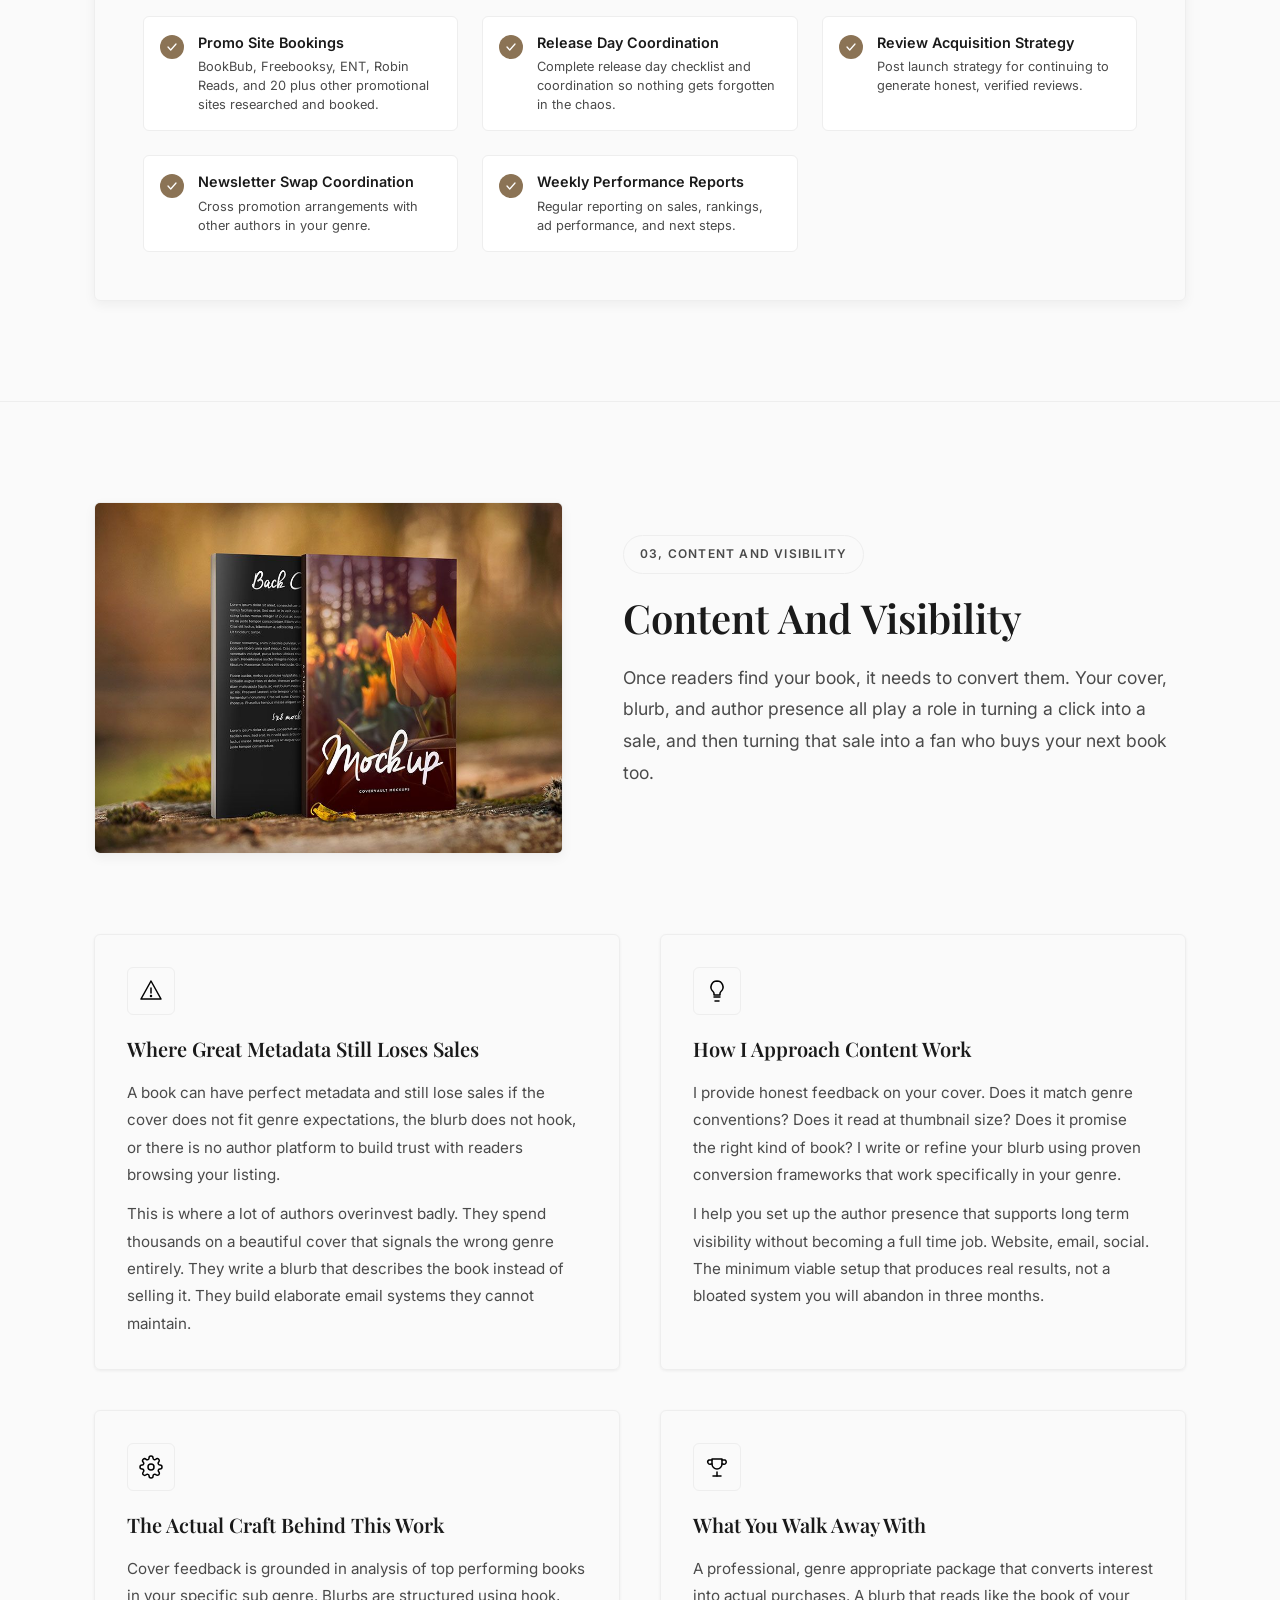
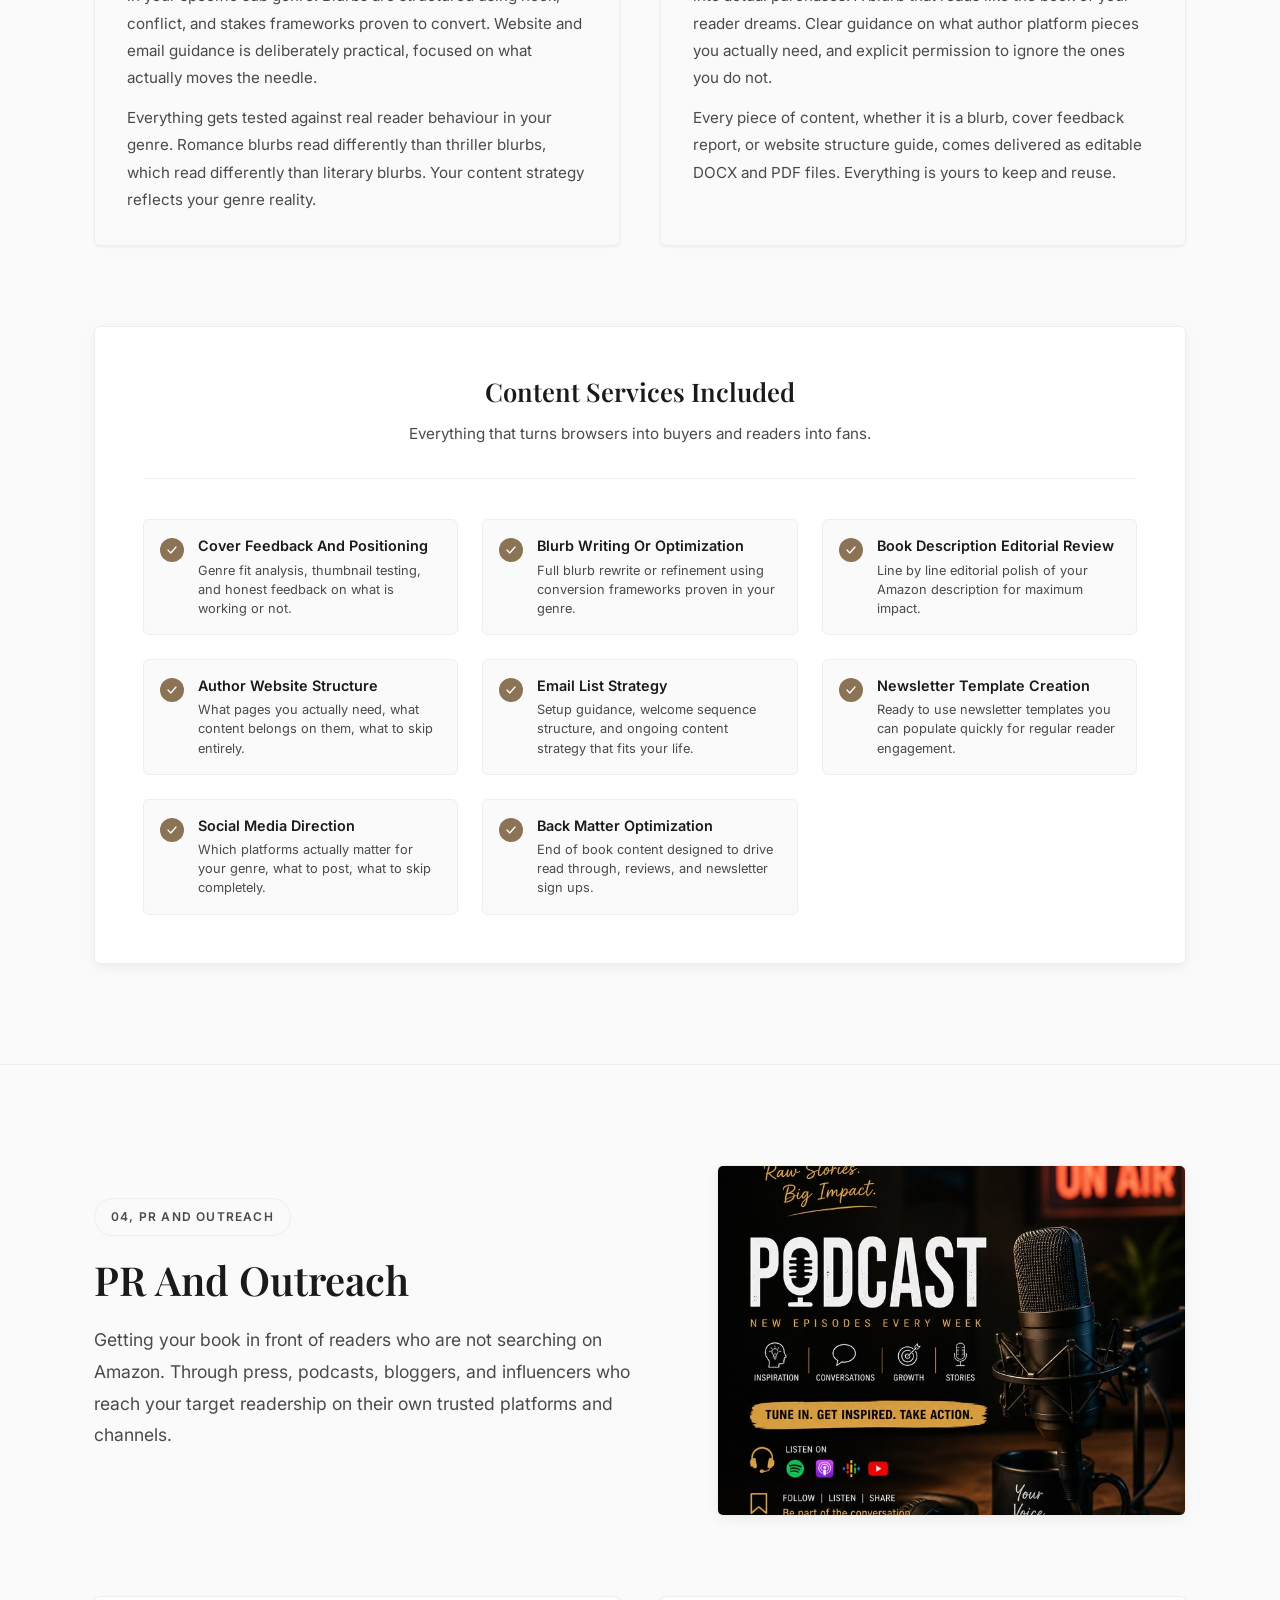
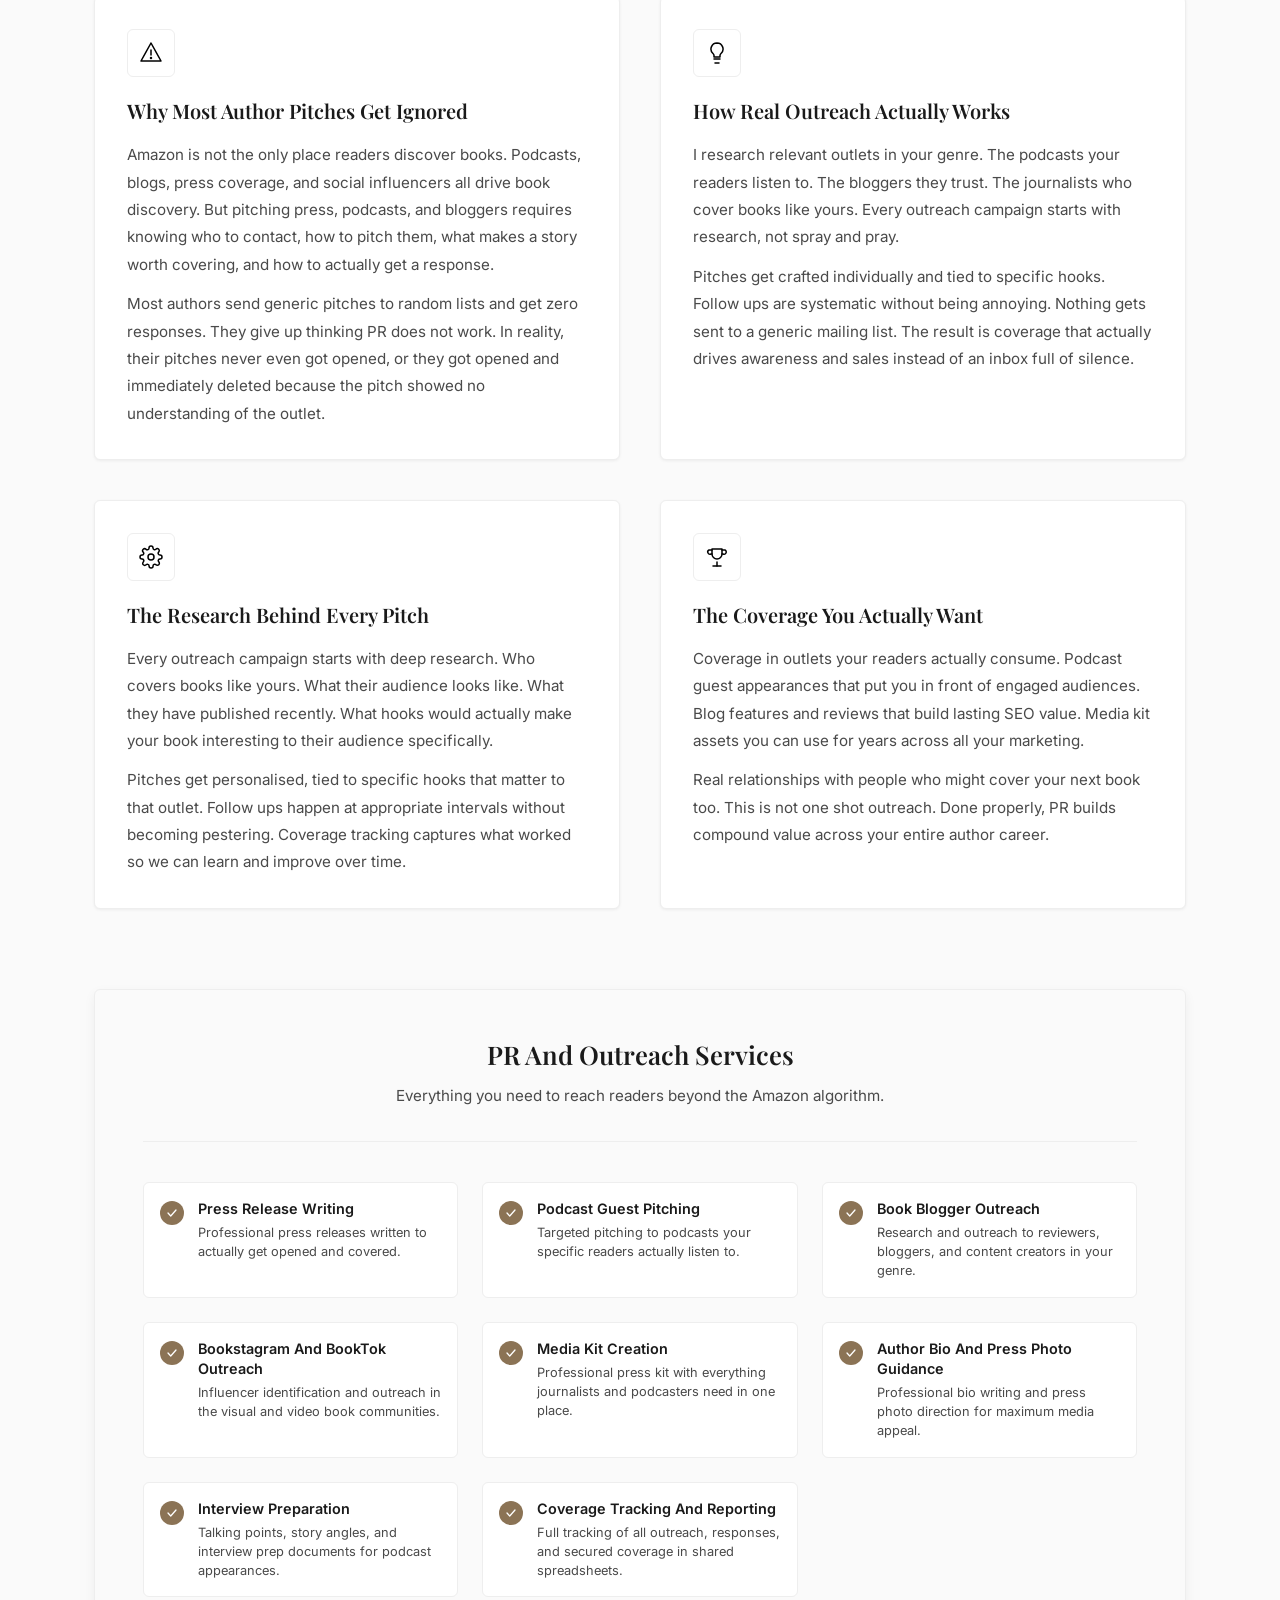
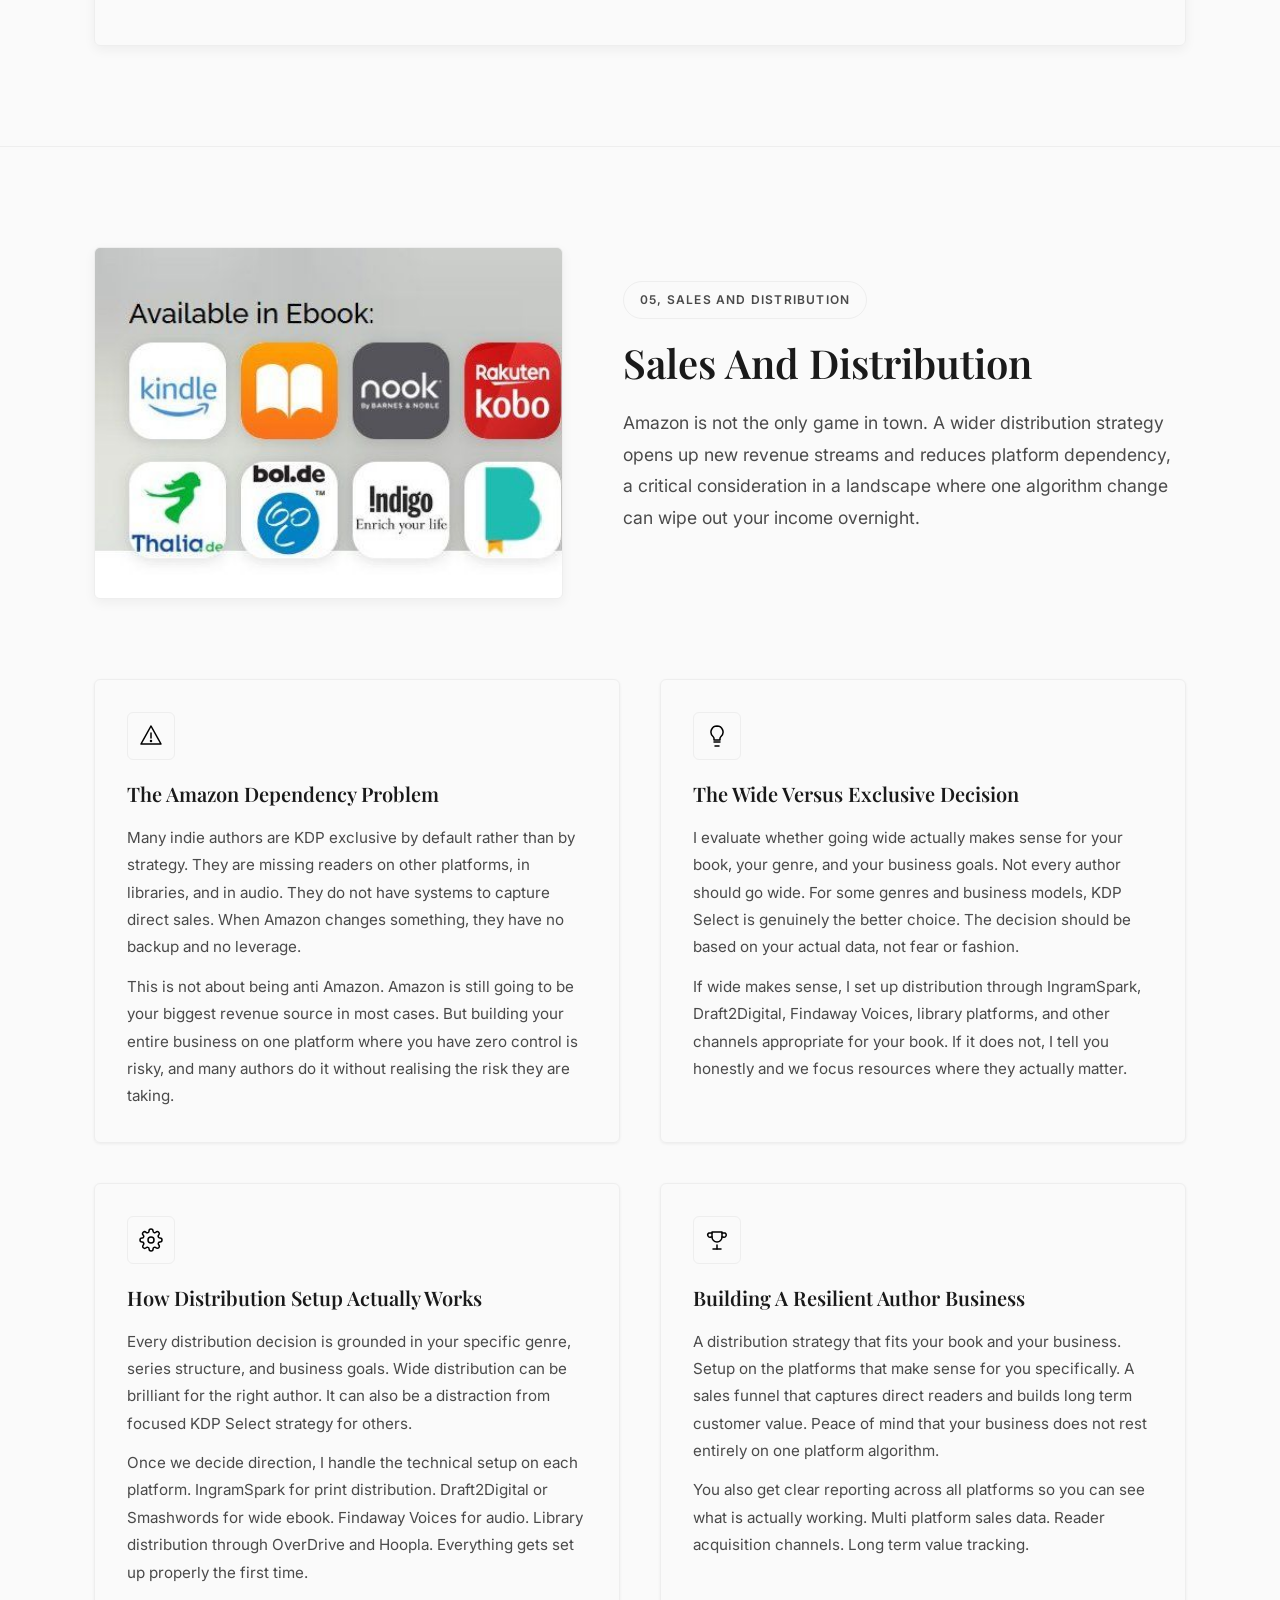
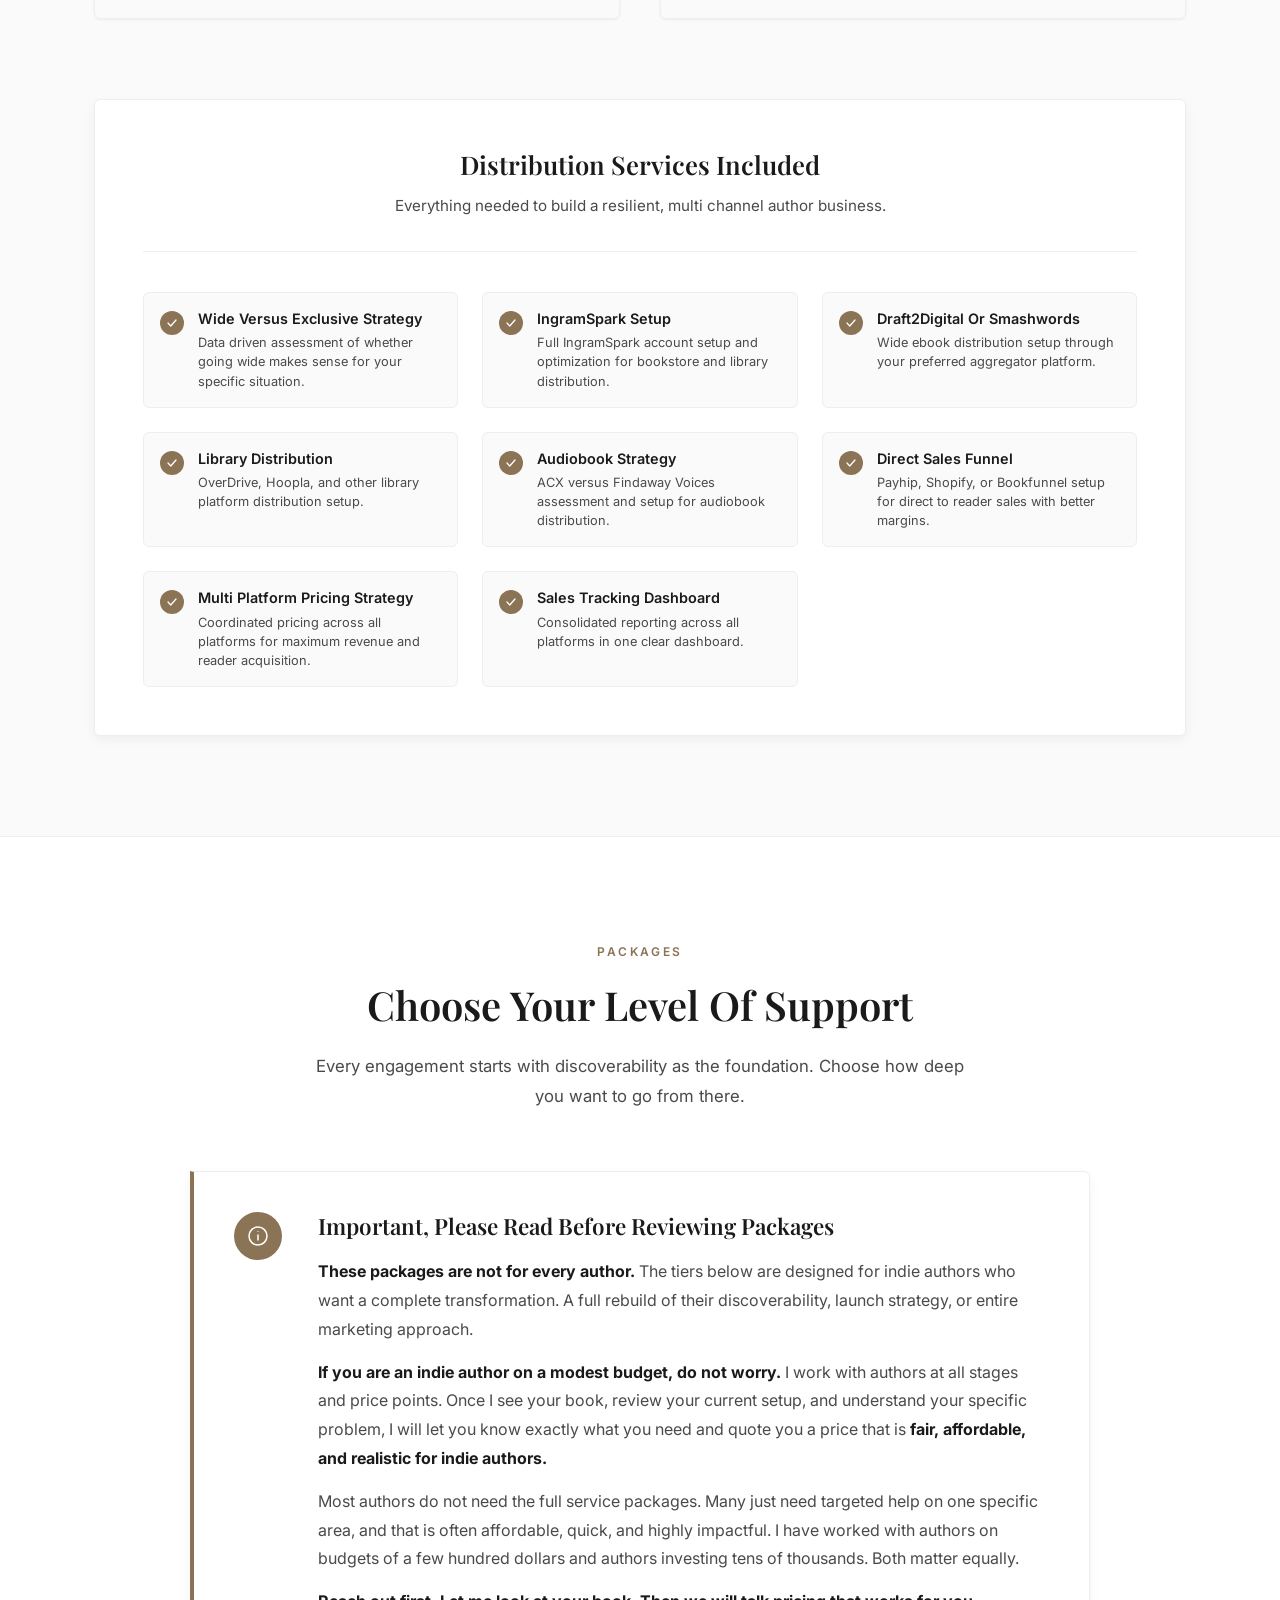
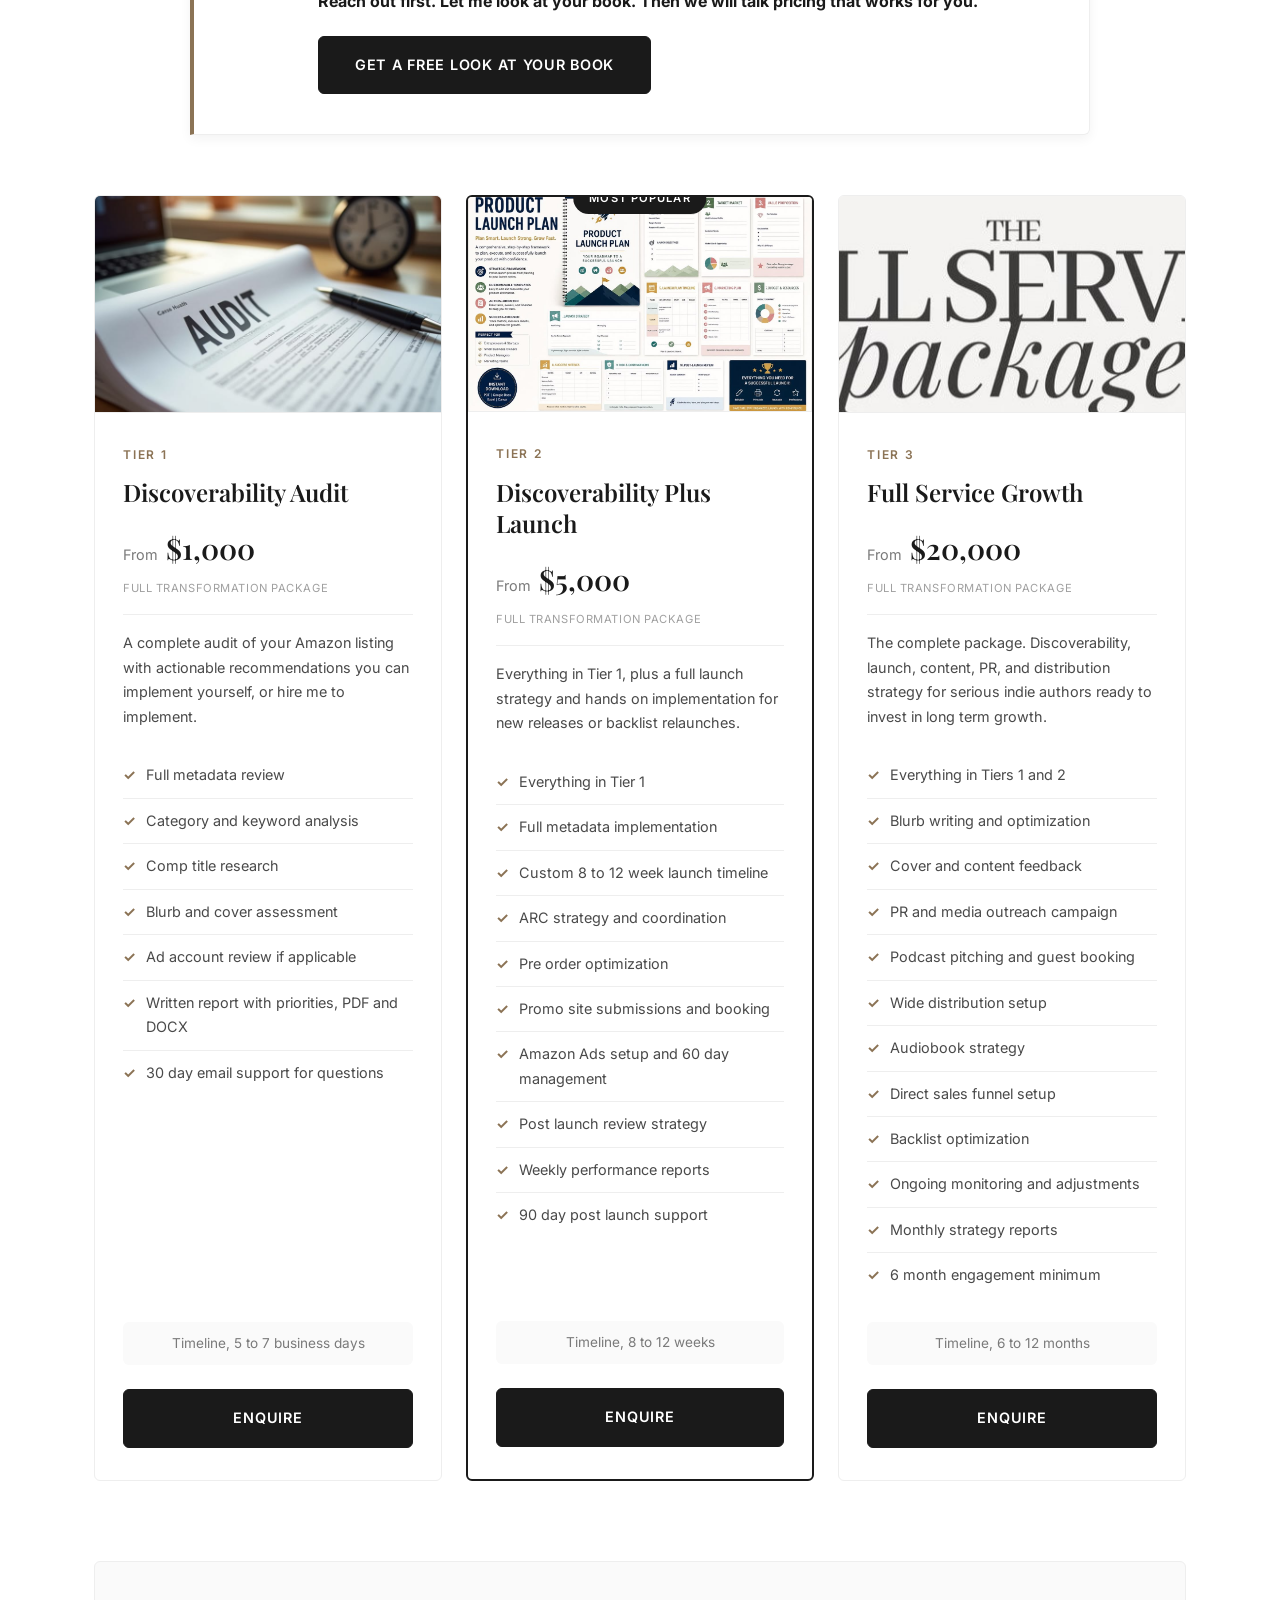
<file: services.html>
<!DOCTYPE html>
<html lang="en">
<head>
    <meta charset="UTF-8">
    <meta name="viewport" content="width=device-width, initial-scale=1.0">
    <title>Services, Francesca Finch, Book Discovery Strategist</title>
    <meta name="description" content="Full service book marketing led by discoverability. Metadata audits, launch strategy, content, PR, and distribution for indie authors. Custom pricing for every budget.">
    <link rel="icon" type="image/x-icon" href="favicon.ico">
    <link rel="icon" type="image/png" sizes="32x32" href="favicon-32x32.png">
    <link rel="icon" type="image/png" sizes="16x16" href="favicon-16x16.png">
    <link rel="apple-touch-icon" sizes="180x180" href="apple-touch-icon.png">
    <link rel="preconnect" href="https://fonts.googleapis.com">
    <link rel="preconnect" href="https://fonts.gstatic.com" crossorigin>
    <link href="https://fonts.googleapis.com/css2?family=Playfair+Display:ital,wght@0,400;0,600;0,700;1,400&family=Inter:wght@300;400;500;600;700&display=swap" rel="stylesheet">
    <link rel="stylesheet" href="styles.css">
</head>
<body>

    <nav class="nav" id="nav">
        <div class="container nav__inner">
            <a href="index.html" class="nav__logo">Francesca<span>Finch</span></a>
            <ul class="nav__links" id="navLinks">
                <li><a href="about.html">About</a></li>
                <li><a href="services.html">Services</a></li>
                <li><a href="process.html">Process</a></li>
                <li><a href="results.html">Results</a></li>
                <li><a href="genres.html">Genres</a></li>
                <li><a href="faq.html">FAQ</a></li>
                <li><a href="contact.html" class="nav__cta">Free Audit</a></li>
            </ul>
            <button class="nav__toggle" id="navToggle" aria-label="Toggle menu"><span></span><span></span><span></span></button>
        </div>
    </nav>

    <!-- SERVICES HERO -->
    <section class="services-hero">
        <div class="container">
            <div class="services-hero__inner fade-in">
                <span class="section-label">Services</span>
                <h1 class="section-title" style="font-size: clamp(2rem, 4vw, 3.2rem);">Full Service Book Marketing, Led by Discoverability</h1>
                <p class="section-subtitle">Getting a book found is where I started, and it is still the foundation of everything I do. But a book that is easy to find still needs a strong launch, compelling packaging, and a plan to reach readers beyond Amazon. Here is how all the pieces fit together, and how I can help with as much or as little as you actually need.</p>
                <div class="services-hero__nav">
                    <a href="#discoverability">Discoverability</a>
                    <a href="#launch">Launch</a>
                    <a href="#content">Content</a>
                    <a href="#pr">PR</a>
                    <a href="#distribution">Distribution</a>
                    <a href="#packages">Packages</a>
                </div>
            </div>
        </div>
    </section>

    <!-- SERVICE OVERVIEW GRID -->
    <section class="services-overview">
        <div class="container">
            <div class="section-header section-header--center fade-in">
                <span class="section-label">Quick Overview</span>
                <h2 class="section-title">Five Services, One Focused Approach</h2>
                <p class="section-subtitle">Every service builds on the foundation of discoverability. You can start with one, or combine several depending on your goals and budget.</p>
            </div>
            <div class="services-overview__grid">
                <a href="#discoverability" class="services-overview__card fade-in">
                    <div class="services-overview__image">
                        <img src="Amazon KDP dashboard and analytics.jpg" alt="Amazon KDP dashboard and analytics" loading="lazy">
                    </div>
                    <div class="services-overview__content">
                        <span class="services-overview__number">01</span>
                        <span class="services-overview__badge services-overview__badge--core">Core Service</span>
                        <h3>Discoverability And Amazon Strategy</h3>
                        <p>The technical foundation for everything else. Categories, keywords, metadata, ads, A Plus Content, and full KDP optimization.</p>
                        <span class="services-overview__link">Explore this service</span>
                    </div>
                </a>
                <a href="#launch" class="services-overview__card fade-in">
                    <div class="services-overview__image">
                        <img src="Launch calendar and timeline planning.jpg" alt="Launch calendar and timeline planning" loading="lazy">
                    </div>
                    <div class="services-overview__content">
                        <span class="services-overview__number">02</span>
                        <h3>Launch And Promotion</h3>
                        <p>Full launch timelines, ARC coordination, pre order strategy, and promo site management for maximum opening momentum.</p>
                        <span class="services-overview__link">Explore this service</span>
                    </div>
                </a>
                <a href="#content" class="services-overview__card fade-in">
                    <div class="services-overview__image">
                        <img src="Book covers and blurb writing workspace.jpg" alt="Book covers and blurb writing workspace" loading="lazy">
                    </div>
                    <div class="services-overview__content">
                        <span class="services-overview__number">03</span>
                        <h3>Content And Visibility</h3>
                        <p>Cover feedback, blurb writing, website input, and email and social strategy that supports your entire author presence.</p>
                        <span class="services-overview__link">Explore this service</span>
                    </div>
                </a>
                <a href="#pr" class="services-overview__card fade-in">
                    <div class="services-overview__image">
                        <img src="Podcast microphone and press materials.jpg" alt="Podcast microphone and press materials" loading="lazy">
                    </div>
                    <div class="services-overview__content">
                        <span class="services-overview__number">04</span>
                        <h3>PR And Outreach</h3>
                        <p>Press coverage, podcast pitching, and book blogger outreach that reaches readers beyond Amazon algorithm entirely.</p>
                        <span class="services-overview__link">Explore this service</span>
                    </div>
                </a>
                <a href="#distribution" class="services-overview__card fade-in">
                    <div class="services-overview__image">
                        <img src="Multiple book formats and distribution channels.jpg" alt="Multiple book formats and distribution channels" loading="lazy">
                    </div>
                    <div class="services-overview__content">
                        <span class="services-overview__number">05</span>
                        <h3>Sales And Distribution</h3>
                        <p>Wide distribution setup, audiobook strategy, and direct sales funnels for a resilient publishing business.</p>
                        <span class="services-overview__link">Explore this service</span>
                    </div>
                </a>
            </div>
        </div>
    </section>

    <!-- SERVICE 1: DISCOVERABILITY (CORE) -->
    <div class="service-block" id="discoverability">
        <div class="container">
            <div class="service-block__hero fade-in">
                <div class="service-block__hero-image">
                    <img src="Deep dive into Amazon discoverability analytics.jpg" alt="Deep dive into Amazon discoverability analytics" loading="lazy">
                </div>
                <div class="service-block__hero-content">
                    <span class="service-block__badge service-block__badge--core">01, Core Service</span>
                    <h2>Discoverability And Amazon Strategy</h2>
                    <p class="service-block__intro">This is the foundation. If your book cannot be found by readers who are actively searching for something like it, nothing else you do in marketing will work as well as it should. This is where I started ten years ago, and it is still where every engagement begins.</p>
                </div>
            </div>

            <div class="service-block__details">
                <div class="service-block__section fade-in">
                    <div class="service-block__section-icon">
                        <img src="images/icon-problem.svg" alt="" loading="lazy">
                    </div>
                    <h4>The Problem Most Authors Do Not See</h4>
                    <p>Most indie books are set up with the wrong categories, weak or missing keywords, and metadata that does not match how readers actually search. The result is invisible books. Your book might be exactly what a reader is looking for, but if your metadata is not speaking their language, Amazon has no way to connect the two of you.</p>
                    <p>Amazon has more than sixty million products competing for attention. If your book is not structured to compete, it disappears into the noise. Not because it is bad. Because the system cannot see it clearly.</p>
                </div>

                <div class="service-block__section fade-in">
                    <div class="service-block__section-icon">
                        <img src="images/icon-solution.svg" alt="" loading="lazy">
                    </div>
                    <h4>What I Actually Do</h4>
                    <p>I audit and rebuild your Amazon presence from the ground up. Every category, every keyword, every backend metadata field, your A Plus Content, your ad strategy. Everything is set up to work together as a system. Everything is grounded in real research about how readers in your specific genre actually browse and search.</p>
                    <p>Nothing gets left on default settings. Nothing gets copied from another author playbook. Every choice is deliberate, tested, and made with your specific book in mind.</p>
                </div>

                <div class="service-block__section fade-in">
                    <div class="service-block__section-icon">
                        <img src="images/icon-method.svg" alt="" loading="lazy">
                    </div>
                    <h4>How I Actually Do It</h4>
                    <p>I combine keyword research tools like Publisher Rocket and KDSPY with manual competitor analysis, Amazon own search suggestion data, and a decade of pattern recognition. I look at what is ranking, why it is ranking, and what gaps exist that your book can fill.</p>
                    <p>No guesswork. No let us try this and see what happens. Every recommendation has data behind it and reasoning I can explain to you in plain English.</p>
                </div>

                <div class="service-block__section fade-in">
                    <div class="service-block__section-icon">
                        <img src="images/icon-outcome.svg" alt="" loading="lazy">
                    </div>
                    <h4>What You Actually Get</h4>
                    <p>A book that is positioned to be found by the exact readers most likely to buy it. Better category rankings. Better keyword visibility. Ads that convert because they are pointing to a listing that actually works. A foundation that makes every other marketing effort you do more effective.</p>
                    <p>You also get all the strategy documents, keyword lists, and research files delivered as PDF, DOCX, and editable spreadsheets. Everything is yours to keep forever, whether we work together on ongoing projects or not.</p>
                </div>
            </div>

            <div class="service-block__deliverables fade-in">
                <div class="service-block__deliverables-header">
                    <h3>What Is Included In This Service</h3>
                    <p>Every discoverability engagement includes these core deliverables, tailored to your specific book and genre.</p>
                </div>
                <div class="service-block__deliverables-grid">
                    <div class="deliverable">
                        <div class="deliverable__check">
                            <img src="images/icon-check-small.svg" alt="" loading="lazy">
                        </div>
                        <div>
                            <h5>Full Metadata Audit</h5>
                            <p>Every backend field on your KDP listing reviewed, documented, and rebuilt where needed.</p>
                        </div>
                    </div>
                    <div class="deliverable">
                        <div class="deliverable__check">
                            <img src="images/icon-check-small.svg" alt="" loading="lazy">
                        </div>
                        <div>
                            <h5>Category Research And Selection</h5>
                            <p>Complete BISAC and Amazon category mapping with placement requests submitted on your behalf.</p>
                        </div>
                    </div>
                    <div class="deliverable">
                        <div class="deliverable__check">
                            <img src="images/icon-check-small.svg" alt="" loading="lazy">
                        </div>
                        <div>
                            <h5>Backend Keyword Strategy</h5>
                            <p>All seven keyword slots researched, tested, and optimised based on real search data from your genre.</p>
                        </div>
                    </div>
                    <div class="deliverable">
                        <div class="deliverable__check">
                            <img src="images/icon-check-small.svg" alt="" loading="lazy">
                        </div>
                        <div>
                            <h5>Amazon Ads Setup And Strategy</h5>
                            <p>Sponsored Products, Sponsored Brand, and Sponsored Display campaigns built from scratch.</p>
                        </div>
                    </div>
                    <div class="deliverable">
                        <div class="deliverable__check">
                            <img src="images/icon-check-small.svg" alt="" loading="lazy">
                        </div>
                        <div>
                            <h5>A Plus Content Creation</h5>
                            <p>Full A Plus Content module design and copy, either implemented for you or provided for your designer.</p>
                        </div>
                    </div>
                    <div class="deliverable">
                        <div class="deliverable__check">
                            <img src="images/icon-check-small.svg" alt="" loading="lazy">
                        </div>
                        <div>
                            <h5>Competitor Deep Dive Analysis</h5>
                            <p>Top twenty competing books analysed for patterns, positioning, and opportunities.</p>
                        </div>
                    </div>
                    <div class="deliverable">
                        <div class="deliverable__check">
                            <img src="images/icon-check-small.svg" alt="" loading="lazy">
                        </div>
                        <div>
                            <h5>Series Page Optimization</h5>
                            <p>If you have a series, your series page gets rebuilt for maximum read through and discovery.</p>
                        </div>
                    </div>
                    <div class="deliverable">
                        <div class="deliverable__check">
                            <img src="images/icon-check-small.svg" alt="" loading="lazy">
                        </div>
                        <div>
                            <h5>Author Central Setup</h5>
                            <p>Your Amazon Author Central profile optimised across all regional Amazon stores.</p>
                        </div>
                    </div>
                    <div class="deliverable">
                        <div class="deliverable__check">
                            <img src="images/icon-check-small.svg" alt="" loading="lazy">
                        </div>
                        <div>
                            <h5>Kindle Countdown Deal Strategy</h5>
                            <p>Promotional pricing strategy timed for maximum algorithmic benefit and sales velocity.</p>
                        </div>
                    </div>
                    <div class="deliverable">
                        <div class="deliverable__check">
                            <img src="images/icon-check-small.svg" alt="" loading="lazy">
                        </div>
                        <div>
                            <h5>Read Through Rate Analysis</h5>
                            <p>For series authors, deep analysis of where readers drop off and how to fix it.</p>
                        </div>
                    </div>
                    <div class="deliverable">
                        <div class="deliverable__check">
                            <img src="images/icon-check-small.svg" alt="" loading="lazy">
                        </div>
                        <div>
                            <h5>Ongoing Category Monitoring</h5>
                            <p>Categories get reassessed regularly because Amazon rankings shift and opportunities change.</p>
                        </div>
                    </div>
                    <div class="deliverable">
                        <div class="deliverable__check">
                            <img src="images/icon-check-small.svg" alt="" loading="lazy">
                        </div>
                        <div>
                            <h5>Written Report And Documentation</h5>
                            <p>Everything documented in PDF, DOCX, and editable spreadsheets you keep forever.</p>
                        </div>
                    </div>
                </div>
            </div>
        </div>
    </div>

    <!-- SERVICE 2: LAUNCH & PROMOTION -->
    <div class="service-block service-block--alt" id="launch">
        <div class="container">
            <div class="service-block__hero service-block__hero--reverse fade-in">
                <div class="service-block__hero-image">
                    <img src="Book launch planning calendar and timeline.jpg" alt="Book launch planning calendar and timeline" loading="lazy">
                </div>
                <div class="service-block__hero-content">
                    <span class="service-block__badge">02, Launch And Promotion</span>
                    <h2>Launch And Promotion</h2>
                    <p class="service-block__intro">Your launch window is when Amazon algorithm is paying the most attention. A strong, coordinated launch can set the trajectory for months or even years of sales. A weak launch buries a book that might otherwise have thrived.</p>
                </div>
            </div>

            <div class="service-block__details">
                <div class="service-block__section fade-in">
                    <div class="service-block__section-icon">
                        <img src="images/icon-problem.svg" alt="" loading="lazy">
                    </div>
                    <h4>The Problem With How Most Launches Happen</h4>
                    <p>Most indie authors publish their book and then start thinking about marketing. By the time they get organised, the critical launch window has already passed. Amazon algorithm has moved on. The book is buried in the new release stream and starting from behind.</p>
                    <p>Or worse, authors front load hype without a real strategy. They get a spike of sales in week one from friends and family, then watch everything collapse a week later when the initial buzz fades and there is nothing sustainable behind it.</p>
                </div>

                <div class="service-block__section fade-in">
                    <div class="service-block__section-icon">
                        <img src="images/icon-solution.svg" alt="" loading="lazy">
                    </div>
                    <h4>What A Proper Launch Actually Looks Like</h4>
                    <p>I build a launch timeline that coordinates pre orders, ARC distribution, promo site submissions, ad ramp up, and release day strategy to maximise your opening momentum and keep it going past week one.</p>
                    <p>Every launch is planned backward from release day, typically starting eight to twelve weeks before publication. Clear tasks. Clear dates. Clear owners for every piece of the puzzle. Nothing gets forgotten because everything is documented and scheduled.</p>
                </div>

                <div class="service-block__section fade-in">
                    <div class="service-block__section-icon">
                        <img src="images/icon-method.svg" alt="" loading="lazy">
                    </div>
                    <h4>How Launch Coordination Actually Works</h4>
                    <p>I coordinate ARC teams for early review generation. I book promo sites like BookBub Featured Deals, Freebooksy, Bargain Booksy, ENT, Robin Reads, and dozens of others based on your genre and budget. I structure pre order strategy for maximum benefit.</p>
                    <p>Amazon Ads get set up before launch and ramped up on release day for maximum algorithmic signal. Newsletter swaps get arranged. Cross promotion opportunities get identified. Everything is timed to build compounding momentum through your first thirty to sixty days.</p>
                </div>

                <div class="service-block__section fade-in">
                    <div class="service-block__section-icon">
                        <img src="images/icon-outcome.svg" alt="" loading="lazy">
                    </div>
                    <h4>What You Get From A Proper Launch</h4>
                    <p>A launch that does not feel chaotic. Reviews on release day. Sales velocity in week one that helps Amazon algorithm recognise your book as worth promoting. A plan for what happens in weeks two, three, and four, not just release day and hope.</p>
                    <p>Most importantly, you get a launch you can actually execute without losing your mind. Everything is broken down into small tasks. Everything has a deadline. You always know what needs to happen next.</p>
                </div>
            </div>

            <div class="service-block__deliverables fade-in">
                <div class="service-block__deliverables-header">
                    <h3>What Is Included In Launch Services</h3>
                    <p>Full launch coordination from pre publication through the critical first sixty days.</p>
                </div>
                <div class="service-block__deliverables-grid">
                    <div class="deliverable">
                        <div class="deliverable__check">
                            <img src="images/icon-check-small.svg" alt="" loading="lazy">
                        </div>
                        <div>
                            <h5>Custom Launch Timeline</h5>
                            <p>8 to 12 week launch plan built specifically around your book, genre, and goals.</p>
                        </div>
                    </div>
                    <div class="deliverable">
                        <div class="deliverable__check">
                            <img src="images/icon-check-small.svg" alt="" loading="lazy">
                        </div>
                        <div>
                            <h5>ARC Strategy And Coordination</h5>
                            <p>Advance Reader Copy strategy, team building, and distribution management.</p>
                        </div>
                    </div>
                    <div class="deliverable">
                        <div class="deliverable__check">
                            <img src="images/icon-check-small.svg" alt="" loading="lazy">
                        </div>
                        <div>
                            <h5>Pre Order Setup And Optimization</h5>
                            <p>Strategic pre order pricing, positioning, and duration for maximum benefit.</p>
                        </div>
                    </div>
                    <div class="deliverable">
                        <div class="deliverable__check">
                            <img src="images/icon-check-small.svg" alt="" loading="lazy">
                        </div>
                        <div>
                            <h5>Promo Site Bookings</h5>
                            <p>BookBub, Freebooksy, ENT, Robin Reads, and 20 plus other promotional sites researched and booked.</p>
                        </div>
                    </div>
                    <div class="deliverable">
                        <div class="deliverable__check">
                            <img src="images/icon-check-small.svg" alt="" loading="lazy">
                        </div>
                        <div>
                            <h5>Release Day Coordination</h5>
                            <p>Complete release day checklist and coordination so nothing gets forgotten in the chaos.</p>
                        </div>
                    </div>
                    <div class="deliverable">
                        <div class="deliverable__check">
                            <img src="images/icon-check-small.svg" alt="" loading="lazy">
                        </div>
                        <div>
                            <h5>Review Acquisition Strategy</h5>
                            <p>Post launch strategy for continuing to generate honest, verified reviews.</p>
                        </div>
                    </div>
                    <div class="deliverable">
                        <div class="deliverable__check">
                            <img src="images/icon-check-small.svg" alt="" loading="lazy">
                        </div>
                        <div>
                            <h5>Newsletter Swap Coordination</h5>
                            <p>Cross promotion arrangements with other authors in your genre.</p>
                        </div>
                    </div>
                    <div class="deliverable">
                        <div class="deliverable__check">
                            <img src="images/icon-check-small.svg" alt="" loading="lazy">
                        </div>
                        <div>
                            <h5>Weekly Performance Reports</h5>
                            <p>Regular reporting on sales, rankings, ad performance, and next steps.</p>
                        </div>
                    </div>
                </div>
            </div>
        </div>
    </div>

    <!-- SERVICE 3: CONTENT & VISIBILITY -->
    <div class="service-block" id="content">
        <div class="container">
            <div class="service-block__hero fade-in">
                <div class="service-block__hero-image">
                    <img src="Book cover mockups and blurb writing materials.jpg" alt="Book cover mockups and blurb writing materials" loading="lazy">
                </div>
                <div class="service-block__hero-content">
                    <span class="service-block__badge">03, Content And Visibility</span>
                    <h2>Content And Visibility</h2>
                    <p class="service-block__intro">Once readers find your book, it needs to convert them. Your cover, blurb, and author presence all play a role in turning a click into a sale, and then turning that sale into a fan who buys your next book too.</p>
                </div>
            </div>

            <div class="service-block__details">
                <div class="service-block__section fade-in">
                    <div class="service-block__section-icon">
                        <img src="images/icon-problem.svg" alt="" loading="lazy">
                    </div>
                    <h4>Where Great Metadata Still Loses Sales</h4>
                    <p>A book can have perfect metadata and still lose sales if the cover does not fit genre expectations, the blurb does not hook, or there is no author platform to build trust with readers browsing your listing.</p>
                    <p>This is where a lot of authors overinvest badly. They spend thousands on a beautiful cover that signals the wrong genre entirely. They write a blurb that describes the book instead of selling it. They build elaborate email systems they cannot maintain.</p>
                </div>

                <div class="service-block__section fade-in">
                    <div class="service-block__section-icon">
                        <img src="images/icon-solution.svg" alt="" loading="lazy">
                    </div>
                    <h4>How I Approach Content Work</h4>
                    <p>I provide honest feedback on your cover. Does it match genre conventions? Does it read at thumbnail size? Does it promise the right kind of book? I write or refine your blurb using proven conversion frameworks that work specifically in your genre.</p>
                    <p>I help you set up the author presence that supports long term visibility without becoming a full time job. Website, email, social. The minimum viable setup that produces real results, not a bloated system you will abandon in three months.</p>
                </div>

                <div class="service-block__section fade-in">
                    <div class="service-block__section-icon">
                        <img src="images/icon-method.svg" alt="" loading="lazy">
                    </div>
                    <h4>The Actual Craft Behind This Work</h4>
                    <p>Cover feedback is grounded in analysis of top performing books in your specific sub genre. Blurbs are structured using hook, conflict, and stakes frameworks proven to convert. Website and email guidance is deliberately practical, focused on what actually moves the needle.</p>
                    <p>Everything gets tested against real reader behaviour in your genre. Romance blurbs read differently than thriller blurbs, which read differently than literary blurbs. Your content strategy reflects your genre reality.</p>
                </div>

                <div class="service-block__section fade-in">
                    <div class="service-block__section-icon">
                        <img src="images/icon-outcome.svg" alt="" loading="lazy">
                    </div>
                    <h4>What You Walk Away With</h4>
                    <p>A professional, genre appropriate package that converts interest into actual purchases. A blurb that reads like the book of your reader dreams. Clear guidance on what author platform pieces you actually need, and explicit permission to ignore the ones you do not.</p>
                    <p>Every piece of content, whether it is a blurb, cover feedback report, or website structure guide, comes delivered as editable DOCX and PDF files. Everything is yours to keep and reuse.</p>
                </div>
            </div>

            <div class="service-block__deliverables fade-in">
                <div class="service-block__deliverables-header">
                    <h3>Content Services Included</h3>
                    <p>Everything that turns browsers into buyers and readers into fans.</p>
                </div>
                <div class="service-block__deliverables-grid">
                    <div class="deliverable">
                        <div class="deliverable__check">
                            <img src="images/icon-check-small.svg" alt="" loading="lazy">
                        </div>
                        <div>
                            <h5>Cover Feedback And Positioning</h5>
                            <p>Genre fit analysis, thumbnail testing, and honest feedback on what is working or not.</p>
                        </div>
                    </div>
                    <div class="deliverable">
                        <div class="deliverable__check">
                            <img src="images/icon-check-small.svg" alt="" loading="lazy">
                        </div>
                        <div>
                            <h5>Blurb Writing Or Optimization</h5>
                            <p>Full blurb rewrite or refinement using conversion frameworks proven in your genre.</p>
                        </div>
                    </div>
                    <div class="deliverable">
                        <div class="deliverable__check">
                            <img src="images/icon-check-small.svg" alt="" loading="lazy">
                        </div>
                        <div>
                            <h5>Book Description Editorial Review</h5>
                            <p>Line by line editorial polish of your Amazon description for maximum impact.</p>
                        </div>
                    </div>
                    <div class="deliverable">
                        <div class="deliverable__check">
                            <img src="images/icon-check-small.svg" alt="" loading="lazy">
                        </div>
                        <div>
                            <h5>Author Website Structure</h5>
                            <p>What pages you actually need, what content belongs on them, what to skip entirely.</p>
                        </div>
                    </div>
                    <div class="deliverable">
                        <div class="deliverable__check">
                            <img src="images/icon-check-small.svg" alt="" loading="lazy">
                        </div>
                        <div>
                            <h5>Email List Strategy</h5>
                            <p>Setup guidance, welcome sequence structure, and ongoing content strategy that fits your life.</p>
                        </div>
                    </div>
                    <div class="deliverable">
                        <div class="deliverable__check">
                            <img src="images/icon-check-small.svg" alt="" loading="lazy">
                        </div>
                        <div>
                            <h5>Newsletter Template Creation</h5>
                            <p>Ready to use newsletter templates you can populate quickly for regular reader engagement.</p>
                        </div>
                    </div>
                    <div class="deliverable">
                        <div class="deliverable__check">
                            <img src="images/icon-check-small.svg" alt="" loading="lazy">
                        </div>
                        <div>
                            <h5>Social Media Direction</h5>
                            <p>Which platforms actually matter for your genre, what to post, what to skip completely.</p>
                        </div>
                    </div>
                    <div class="deliverable">
                        <div class="deliverable__check">
                            <img src="images/icon-check-small.svg" alt="" loading="lazy">
                        </div>
                        <div>
                            <h5>Back Matter Optimization</h5>
                            <p>End of book content designed to drive read through, reviews, and newsletter sign ups.</p>
                        </div>
                    </div>
                </div>
            </div>
        </div>
    </div>

    <!-- SERVICE 4: PR & OUTREACH -->
    <div class="service-block service-block--alt" id="pr">
        <div class="container">
            <div class="service-block__hero service-block__hero--reverse fade-in">
                <div class="service-block__hero-image">
                    <img src="Podcast microphone and press coverage documents.jpg" alt="Podcast microphone and press coverage documents" loading="lazy">
                </div>
                <div class="service-block__hero-content">
                    <span class="service-block__badge">04, PR And Outreach</span>
                    <h2>PR And Outreach</h2>
                    <p class="service-block__intro">Getting your book in front of readers who are not searching on Amazon. Through press, podcasts, bloggers, and influencers who reach your target readership on their own trusted platforms and channels.</p>
                </div>
            </div>

            <div class="service-block__details">
                <div class="service-block__section fade-in">
                    <div class="service-block__section-icon">
                        <img src="images/icon-problem.svg" alt="" loading="lazy">
                    </div>
                    <h4>Why Most Author Pitches Get Ignored</h4>
                    <p>Amazon is not the only place readers discover books. Podcasts, blogs, press coverage, and social influencers all drive book discovery. But pitching press, podcasts, and bloggers requires knowing who to contact, how to pitch them, what makes a story worth covering, and how to actually get a response.</p>
                    <p>Most authors send generic pitches to random lists and get zero responses. They give up thinking PR does not work. In reality, their pitches never even got opened, or they got opened and immediately deleted because the pitch showed no understanding of the outlet.</p>
                </div>

                <div class="service-block__section fade-in">
                    <div class="service-block__section-icon">
                        <img src="images/icon-solution.svg" alt="" loading="lazy">
                    </div>
                    <h4>How Real Outreach Actually Works</h4>
                    <p>I research relevant outlets in your genre. The podcasts your readers listen to. The bloggers they trust. The journalists who cover books like yours. Every outreach campaign starts with research, not spray and pray.</p>
                    <p>Pitches get crafted individually and tied to specific hooks. Follow ups are systematic without being annoying. Nothing gets sent to a generic mailing list. The result is coverage that actually drives awareness and sales instead of an inbox full of silence.</p>
                </div>

                <div class="service-block__section fade-in">
                    <div class="service-block__section-icon">
                        <img src="images/icon-method.svg" alt="" loading="lazy">
                    </div>
                    <h4>The Research Behind Every Pitch</h4>
                    <p>Every outreach campaign starts with deep research. Who covers books like yours. What their audience looks like. What they have published recently. What hooks would actually make your book interesting to their audience specifically.</p>
                    <p>Pitches get personalised, tied to specific hooks that matter to that outlet. Follow ups happen at appropriate intervals without becoming pestering. Coverage tracking captures what worked so we can learn and improve over time.</p>
                </div>

                <div class="service-block__section fade-in">
                    <div class="service-block__section-icon">
                        <img src="images/icon-outcome.svg" alt="" loading="lazy">
                    </div>
                    <h4>The Coverage You Actually Want</h4>
                    <p>Coverage in outlets your readers actually consume. Podcast guest appearances that put you in front of engaged audiences. Blog features and reviews that build lasting SEO value. Media kit assets you can use for years across all your marketing.</p>
                    <p>Real relationships with people who might cover your next book too. This is not one shot outreach. Done properly, PR builds compound value across your entire author career.</p>
                </div>
            </div>

            <div class="service-block__deliverables fade-in">
                <div class="service-block__deliverables-header">
                    <h3>PR And Outreach Services</h3>
                    <p>Everything you need to reach readers beyond the Amazon algorithm.</p>
                </div>
                <div class="service-block__deliverables-grid">
                    <div class="deliverable">
                        <div class="deliverable__check">
                            <img src="images/icon-check-small.svg" alt="" loading="lazy">
                        </div>
                        <div>
                            <h5>Press Release Writing</h5>
                            <p>Professional press releases written to actually get opened and covered.</p>
                        </div>
                    </div>
                    <div class="deliverable">
                        <div class="deliverable__check">
                            <img src="images/icon-check-small.svg" alt="" loading="lazy">
                        </div>
                        <div>
                            <h5>Podcast Guest Pitching</h5>
                            <p>Targeted pitching to podcasts your specific readers actually listen to.</p>
                        </div>
                    </div>
                    <div class="deliverable">
                        <div class="deliverable__check">
                            <img src="images/icon-check-small.svg" alt="" loading="lazy">
                        </div>
                        <div>
                            <h5>Book Blogger Outreach</h5>
                            <p>Research and outreach to reviewers, bloggers, and content creators in your genre.</p>
                        </div>
                    </div>
                    <div class="deliverable">
                        <div class="deliverable__check">
                            <img src="images/icon-check-small.svg" alt="" loading="lazy">
                        </div>
                        <div>
                            <h5>Bookstagram And BookTok Outreach</h5>
                            <p>Influencer identification and outreach in the visual and video book communities.</p>
                        </div>
                    </div>
                    <div class="deliverable">
                        <div class="deliverable__check">
                            <img src="images/icon-check-small.svg" alt="" loading="lazy">
                        </div>
                        <div>
                            <h5>Media Kit Creation</h5>
                            <p>Professional press kit with everything journalists and podcasters need in one place.</p>
                        </div>
                    </div>
                    <div class="deliverable">
                        <div class="deliverable__check">
                            <img src="images/icon-check-small.svg" alt="" loading="lazy">
                        </div>
                        <div>
                            <h5>Author Bio And Press Photo Guidance</h5>
                            <p>Professional bio writing and press photo direction for maximum media appeal.</p>
                        </div>
                    </div>
                    <div class="deliverable">
                        <div class="deliverable__check">
                            <img src="images/icon-check-small.svg" alt="" loading="lazy">
                        </div>
                        <div>
                            <h5>Interview Preparation</h5>
                            <p>Talking points, story angles, and interview prep documents for podcast appearances.</p>
                        </div>
                    </div>
                    <div class="deliverable">
                        <div class="deliverable__check">
                            <img src="images/icon-check-small.svg" alt="" loading="lazy">
                        </div>
                        <div>
                            <h5>Coverage Tracking And Reporting</h5>
                            <p>Full tracking of all outreach, responses, and secured coverage in shared spreadsheets.</p>
                        </div>
                    </div>
                </div>
            </div>
        </div>
    </div>

    <!-- SERVICE 5: SALES & DISTRIBUTION -->
    <div class="service-block" id="distribution">
        <div class="container">
            <div class="service-block__hero fade-in">
                <div class="service-block__hero-image">
                    <img src="Multiple book formats and distribution platforms.jpg" alt="Multiple book formats and distribution platforms" loading="lazy">
                </div>
                <div class="service-block__hero-content">
                    <span class="service-block__badge">05, Sales And Distribution</span>
                    <h2>Sales And Distribution</h2>
                    <p class="service-block__intro">Amazon is not the only game in town. A wider distribution strategy opens up new revenue streams and reduces platform dependency, a critical consideration in a landscape where one algorithm change can wipe out your income overnight.</p>
                </div>
            </div>

            <div class="service-block__details">
                <div class="service-block__section fade-in">
                    <div class="service-block__section-icon">
                        <img src="images/icon-problem.svg" alt="" loading="lazy">
                    </div>
                    <h4>The Amazon Dependency Problem</h4>
                    <p>Many indie authors are KDP exclusive by default rather than by strategy. They are missing readers on other platforms, in libraries, and in audio. They do not have systems to capture direct sales. When Amazon changes something, they have no backup and no leverage.</p>
                    <p>This is not about being anti Amazon. Amazon is still going to be your biggest revenue source in most cases. But building your entire business on one platform where you have zero control is risky, and many authors do it without realising the risk they are taking.</p>
                </div>

                <div class="service-block__section fade-in">
                    <div class="service-block__section-icon">
                        <img src="images/icon-solution.svg" alt="" loading="lazy">
                    </div>
                    <h4>The Wide Versus Exclusive Decision</h4>
                    <p>I evaluate whether going wide actually makes sense for your book, your genre, and your business goals. Not every author should go wide. For some genres and business models, KDP Select is genuinely the better choice. The decision should be based on your actual data, not fear or fashion.</p>
                    <p>If wide makes sense, I set up distribution through IngramSpark, Draft2Digital, Findaway Voices, library platforms, and other channels appropriate for your book. If it does not, I tell you honestly and we focus resources where they actually matter.</p>
                </div>

                <div class="service-block__section fade-in">
                    <div class="service-block__section-icon">
                        <img src="images/icon-method.svg" alt="" loading="lazy">
                    </div>
                    <h4>How Distribution Setup Actually Works</h4>
                    <p>Every distribution decision is grounded in your specific genre, series structure, and business goals. Wide distribution can be brilliant for the right author. It can also be a distraction from focused KDP Select strategy for others.</p>
                    <p>Once we decide direction, I handle the technical setup on each platform. IngramSpark for print distribution. Draft2Digital or Smashwords for wide ebook. Findaway Voices for audio. Library distribution through OverDrive and Hoopla. Everything gets set up properly the first time.</p>
                </div>

                <div class="service-block__section fade-in">
                    <div class="service-block__section-icon">
                        <img src="images/icon-outcome.svg" alt="" loading="lazy">
                    </div>
                    <h4>Building A Resilient Author Business</h4>
                    <p>A distribution strategy that fits your book and your business. Setup on the platforms that make sense for you specifically. A sales funnel that captures direct readers and builds long term customer value. Peace of mind that your business does not rest entirely on one platform algorithm.</p>
                    <p>You also get clear reporting across all platforms so you can see what is actually working. Multi platform sales data. Reader acquisition channels. Long term value tracking.</p>
                </div>
            </div>

            <div class="service-block__deliverables fade-in">
                <div class="service-block__deliverables-header">
                    <h3>Distribution Services Included</h3>
                    <p>Everything needed to build a resilient, multi channel author business.</p>
                </div>
                <div class="service-block__deliverables-grid">
                    <div class="deliverable">
                        <div class="deliverable__check">
                            <img src="images/icon-check-small.svg" alt="" loading="lazy">
                        </div>
                        <div>
                            <h5>Wide Versus Exclusive Strategy</h5>
                            <p>Data driven assessment of whether going wide makes sense for your specific situation.</p>
                        </div>
                    </div>
                    <div class="deliverable">
                        <div class="deliverable__check">
                            <img src="images/icon-check-small.svg" alt="" loading="lazy">
                        </div>
                        <div>
                            <h5>IngramSpark Setup</h5>
                            <p>Full IngramSpark account setup and optimization for bookstore and library distribution.</p>
                        </div>
                    </div>
                    <div class="deliverable">
                        <div class="deliverable__check">
                            <img src="images/icon-check-small.svg" alt="" loading="lazy">
                        </div>
                        <div>
                            <h5>Draft2Digital Or Smashwords</h5>
                            <p>Wide ebook distribution setup through your preferred aggregator platform.</p>
                        </div>
                    </div>
                    <div class="deliverable">
                        <div class="deliverable__check">
                            <img src="images/icon-check-small.svg" alt="" loading="lazy">
                        </div>
                        <div>
                            <h5>Library Distribution</h5>
                            <p>OverDrive, Hoopla, and other library platform distribution setup.</p>
                        </div>
                    </div>
                    <div class="deliverable">
                        <div class="deliverable__check">
                            <img src="images/icon-check-small.svg" alt="" loading="lazy">
                        </div>
                        <div>
                            <h5>Audiobook Strategy</h5>
                            <p>ACX versus Findaway Voices assessment and setup for audiobook distribution.</p>
                        </div>
                    </div>
                    <div class="deliverable">
                        <div class="deliverable__check">
                            <img src="images/icon-check-small.svg" alt="" loading="lazy">
                        </div>
                        <div>
                            <h5>Direct Sales Funnel</h5>
                            <p>Payhip, Shopify, or Bookfunnel setup for direct to reader sales with better margins.</p>
                        </div>
                    </div>
                    <div class="deliverable">
                        <div class="deliverable__check">
                            <img src="images/icon-check-small.svg" alt="" loading="lazy">
                        </div>
                        <div>
                            <h5>Multi Platform Pricing Strategy</h5>
                            <p>Coordinated pricing across all platforms for maximum revenue and reader acquisition.</p>
                        </div>
                    </div>
                    <div class="deliverable">
                        <div class="deliverable__check">
                            <img src="images/icon-check-small.svg" alt="" loading="lazy">
                        </div>
                        <div>
                            <h5>Sales Tracking Dashboard</h5>
                            <p>Consolidated reporting across all platforms in one clear dashboard.</p>
                        </div>
                    </div>
                </div>
            </div>
        </div>
    </div>

    <!-- PACKAGES -->
    <section class="packages" id="packages">
        <div class="container">
            <div class="section-header section-header--center fade-in">
                <span class="section-label">Packages</span>
                <h2 class="section-title">Choose Your Level Of Support</h2>
                <p class="section-subtitle">Every engagement starts with discoverability as the foundation. Choose how deep you want to go from there.</p>
            </div>

            <!-- IMPORTANT DISCLAIMER FIRST -->
            <div class="packages__disclaimer fade-in">
                <div class="packages__disclaimer-icon">
                    <img src="images/icon-info.svg" alt="" loading="lazy">
                </div>
                <div class="packages__disclaimer-content">
                    <h3>Important, Please Read Before Reviewing Packages</h3>
                    <p><strong>These packages are not for every author.</strong> The tiers below are designed for indie authors who want a complete transformation. A full rebuild of their discoverability, launch strategy, or entire marketing approach.</p>
                    <p><strong>If you are an indie author on a modest budget, do not worry.</strong> I work with authors at all stages and price points. Once I see your book, review your current setup, and understand your specific problem, I will let you know exactly what you need and quote you a price that is <strong>fair, affordable, and realistic for indie authors.</strong></p>
                    <p>Most authors do not need the full service packages. Many just need targeted help on one specific area, and that is often affordable, quick, and highly impactful. I have worked with authors on budgets of a few hundred dollars and authors investing tens of thousands. Both matter equally.</p>
                    <p><strong>Reach out first. Let me look at your book. Then we will talk pricing that works for you.</strong></p>
                    <a href="contact.html" class="btn btn--primary">Get A Free Look At Your Book</a>
                </div>
            </div>

            <div class="packages__grid fade-in">
                <!-- TIER 1 -->
                <div class="package">
                    <div class="package__image">
                        <img src="Discoverability audit report.jpg" alt="Discoverability audit report" loading="lazy">
                    </div>
                    <div class="package__body">
                        <div class="package__tier">Tier 1</div>
                        <h3>Discoverability Audit</h3>
                        <div class="package__price">
                            From <strong>$1,000</strong>
                            <small>Full transformation package</small>
                        </div>
                        <p class="package__desc">A complete audit of your Amazon listing with actionable recommendations you can implement yourself, or hire me to implement.</p>
                        <ul>
                            <li>Full metadata review</li>
                            <li>Category and keyword analysis</li>
                            <li>Comp title research</li>
                            <li>Blurb and cover assessment</li>
                            <li>Ad account review if applicable</li>
                            <li>Written report with priorities, PDF and DOCX</li>
                            <li>30 day email support for questions</li>
                        </ul>
                        <div class="package__timeline">Timeline, 5 to 7 business days</div>
                        <a href="contact.html" class="btn btn--primary">Enquire</a>
                    </div>
                </div>

                <!-- TIER 2 (FEATURED) -->
                <div class="package package--featured">
                    <div class="package__popular">Most Popular</div>
                    <div class="package__image">
                        <img src="Launch planning and coordination.jpg" alt="Launch planning and coordination" loading="lazy">
                    </div>
                    <div class="package__body">
                        <div class="package__tier">Tier 2</div>
                        <h3>Discoverability Plus Launch</h3>
                        <div class="package__price">
                            From <strong>$5,000</strong>
                            <small>Full transformation package</small>
                        </div>
                        <p class="package__desc">Everything in Tier 1, plus a full launch strategy and hands on implementation for new releases or backlist relaunches.</p>
                        <ul>
                            <li>Everything in Tier 1</li>
                            <li>Full metadata implementation</li>
                            <li>Custom 8 to 12 week launch timeline</li>
                            <li>ARC strategy and coordination</li>
                            <li>Pre order optimization</li>
                            <li>Promo site submissions and booking</li>
                            <li>Amazon Ads setup and 60 day management</li>
                            <li>Post launch review strategy</li>
                            <li>Weekly performance reports</li>
                            <li>90 day post launch support</li>
                        </ul>
                        <div class="package__timeline">Timeline, 8 to 12 weeks</div>
                        <a href="contact.html" class="btn btn--primary">Enquire</a>
                    </div>
                </div>

                <!-- TIER 3 -->
                <div class="package">
                    <div class="package__image">
                        <img src="Full service growth strategy.jpg" alt="Full service growth strategy" loading="lazy">
                    </div>
                    <div class="package__body">
                        <div class="package__tier">Tier 3</div>
                        <h3>Full Service Growth</h3>
                        <div class="package__price">
                            From <strong>$20,000</strong>
                            <small>Full transformation package</small>
                        </div>
                        <p class="package__desc">The complete package. Discoverability, launch, content, PR, and distribution strategy for serious indie authors ready to invest in long term growth.</p>
                        <ul>
                            <li>Everything in Tiers 1 and 2</li>
                            <li>Blurb writing and optimization</li>
                            <li>Cover and content feedback</li>
                            <li>PR and media outreach campaign</li>
                            <li>Podcast pitching and guest booking</li>
                            <li>Wide distribution setup</li>
                            <li>Audiobook strategy</li>
                            <li>Direct sales funnel setup</li>
                            <li>Backlist optimization</li>
                            <li>Ongoing monitoring and adjustments</li>
                            <li>Monthly strategy reports</li>
                            <li>6 month engagement minimum</li>
                        </ul>
                        <div class="package__timeline">Timeline, 6 to 12 months</div>
                        <a href="contact.html" class="btn btn--primary">Enquire</a>
                    </div>
                </div>
            </div>

            <!-- CUSTOM PRICING NOTE -->
            <div class="packages__note fade-in">
                <h4>Custom Pricing For Every Indie Author</h4>
                <p>The tiers above are full transformation packages. <strong>Most indie authors do not need this level of investment.</strong> I offer custom, affordable solutions tailored to your specific situation and budget.</p>
                <p>Send me your book, tell me your problem, and I will quote you a fair, indie friendly price for exactly what you need. No pressure. No upselling. Just honest pricing based on your actual situation and what will genuinely help.</p>
                <a href="contact.html" class="btn btn--outline">Get Custom Pricing</a>
            </div>

            <!-- COMPARISON TABLE -->
            <div class="packages__comparison fade-in">
                <h3>Full Package Comparison</h3>
                <div class="comparison-table-wrap">
                    <table class="comparison-table">
                        <thead>
                            <tr>
                                <th>Feature</th>
                                <th>Tier 1</th>
                                <th>Tier 2</th>
                                <th>Tier 3</th>
                            </tr>
                        </thead>
                        <tbody>
                            <tr><td>Full Amazon Audit</td><td>Yes</td><td>Yes</td><td>Yes</td></tr>
                            <tr><td>Written Report, PDF and DOCX</td><td>Yes</td><td>Yes</td><td>Yes</td></tr>
                            <tr><td>Metadata Implementation</td><td>No</td><td>Yes</td><td>Yes</td></tr>
                            <tr><td>Category and Keyword Setup</td><td>No</td><td>Yes</td><td>Yes</td></tr>
                            <tr><td>Launch Timeline</td><td>No</td><td>Yes</td><td>Yes</td></tr>
                            <tr><td>ARC Strategy</td><td>No</td><td>Yes</td><td>Yes</td></tr>
                            <tr><td>Amazon Ads Management</td><td>No</td><td>60 days</td><td>Ongoing</td></tr>
                            <tr><td>Blurb Writing</td><td>No</td><td>No</td><td>Yes</td></tr>
                            <tr><td>Cover Feedback</td><td>Assessment</td><td>Assessment</td><td>Full guidance</td></tr>
                            <tr><td>PR and Media Outreach</td><td>No</td><td>No</td><td>Yes</td></tr>
                            <tr><td>Wide Distribution Setup</td><td>No</td><td>No</td><td>Yes</td></tr>
                            <tr><td>Audiobook Strategy</td><td>No</td><td>No</td><td>Yes</td></tr>
                            <tr><td>Ongoing Monitoring</td><td>No</td><td>90 days</td><td>6 to 12 months</td></tr>
                            <tr><td>Support After Delivery</td><td>30 days email</td><td>90 days</td><td>Full engagement</td></tr>
                        </tbody>
                    </table>
                </div>
            </div>
        </div>
    </section>

    <!-- CTA -->
    <section class="cta-section">
        <div class="container fade-in">
            <h2>Not Sure Where To Start?</h2>
            <p>Let me look at your book first. Then we can talk about what you actually need and what it costs. No obligation, no pressure.</p>
            <a href="contact.html" class="btn btn--primary">Get Your Free Audit</a>
            <p class="cta-section__note">Response within 2 business days. Always. No calls required.</p>
        </div>
    </section>

    <!-- FOOTER -->
    <footer class="footer">
        <div class="container">
            <div class="footer__inner">
                <div class="footer__brand">
                    <div class="footer__brand-header">
                        <img src="francesca.png" alt="Francesca Finch" class="footer__brand-photo">
                        <a href="index.html" class="nav__logo">Francesca<span>Finch</span></a>
                    </div>
                    <p>Book discovery strategy and full service marketing for indie authors. 10 plus years experience across all genres. Based in Scotland, UK.</p>
                    <p class="footer__notice"><strong>Important Notice.</strong> I do not use Facebook for this business. Any account claiming to represent me there is not me.</p>
                </div>
                <div>
                    <h4>Explore</h4>
                    <ul>
                        <li><a href="about.html">About</a></li>
                        <li><a href="services.html">Services</a></li>
                        <li><a href="process.html">Process</a></li>
                        <li><a href="results.html">Results</a></li>
                        <li><a href="genres.html">Genres</a></li>
                        <li><a href="faq.html">FAQ</a></li>
                    </ul>
                </div>
                <div>
                    <h4>Contact</h4>
                    <ul>
                        <li><a href="mailto: hello@francescafinch.com">Email</a></li>
                        <li><a href="https://x.com/francescafinchb" target="_blank" rel="noopener">X (Twitter)</a></li>
                        <li><a href="contact.html">Contact Form</a></li>
                    </ul>
                </div>
                <div>
                    <h4>Legal</h4>
                    <ul>
                        <li><a href="privacy.html">Privacy Policy</a></li>
                        <li><a href="terms.html">Terms of Service</a></li>
                        <li><a href="refund.html">Refund Policy</a></li>
                    </ul>
                </div>
            </div>
            <div class="footer__bottom">
                <p>Copyright 2025 Francesca Finch. All rights reserved.</p>
                <div><a href="privacy.html">Privacy</a><a href="terms.html">Terms</a></div>
            </div>
        </div>
    </footer>

    <script src="script.js"></script>

</body>
</html>
</file>
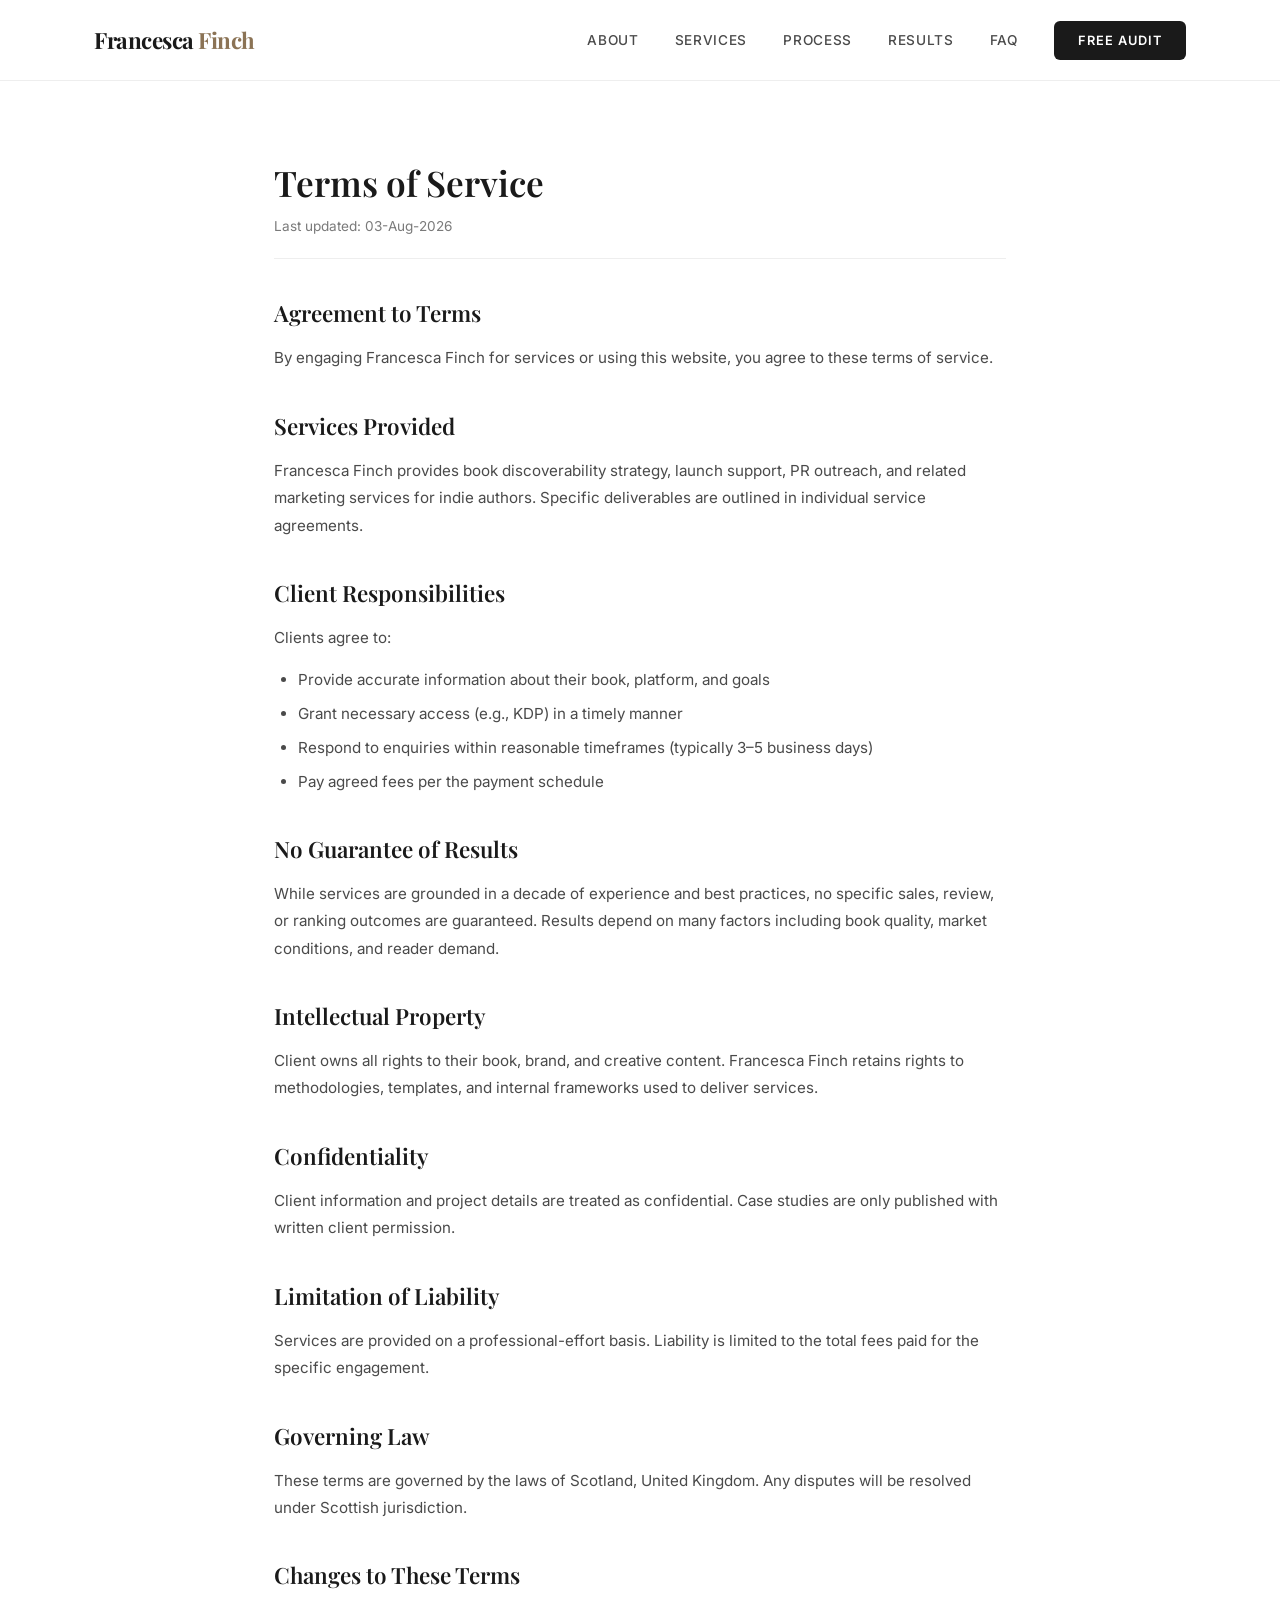
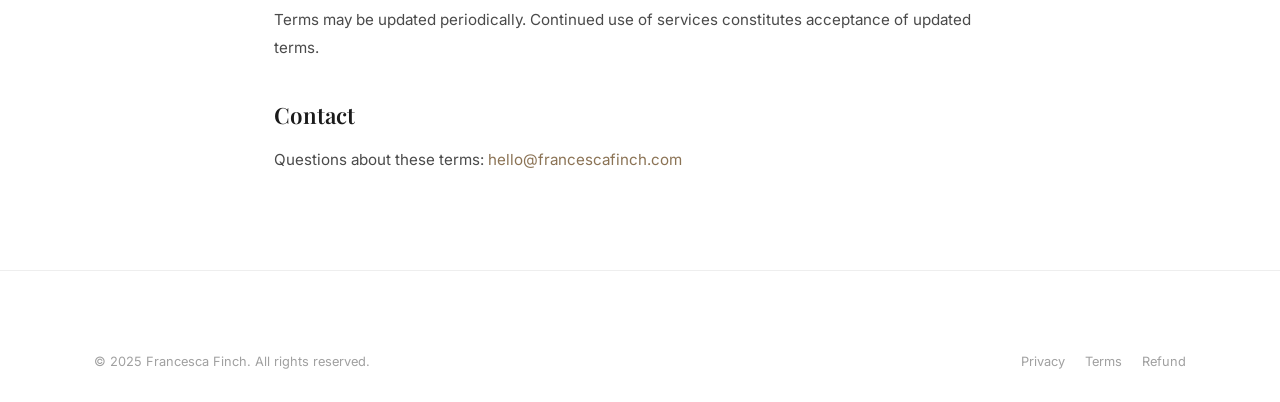
<file: terms.html>
<!DOCTYPE html>
<html lang="en">
<head>
    <meta charset="UTF-8">
    <meta name="viewport" content="width=device-width, initial-scale=1.0">
    <title>Terms of Service — Francesca Finch</title>
    <link rel="icon" type="image/png" href="images/favicon.png">
    <link rel="preconnect" href="https://fonts.googleapis.com">
    <link rel="preconnect" href="https://fonts.gstatic.com" crossorigin>
    <link href="https://fonts.googleapis.com/css2?family=Playfair+Display:ital,wght@0,400;0,600;0,700;1,400&family=Inter:wght@300;400;500;600;700&display=swap" rel="stylesheet">
    <link rel="stylesheet" href="styles.css">
</head>
<body>

    <nav class="nav" id="nav">
        <div class="container nav__inner">
            <a href="index.html" class="nav__logo">Francesca<span>Finch</span></a>
            <ul class="nav__links" id="navLinks">
                <li><a href="about.html">About</a></li>
                <li><a href="services.html">Services</a></li>
                <li><a href="process.html">Process</a></li>
                <li><a href="results.html">Results</a></li>
                <li><a href="faq.html">FAQ</a></li>
                <li><a href="contact.html" class="nav__cta">Free Audit</a></li>
            </ul>
            <button class="nav__toggle" id="navToggle" aria-label="Toggle menu"><span></span><span></span><span></span></button>
        </div>
    </nav>

    <div class="legal-page">
        <div class="container container--narrow">
            <h1>Terms of Service</h1>
            <p class="last-updated">Last updated: 03-Aug-2026</p>

            <h2>Agreement to Terms</h2>
            <p>By engaging Francesca Finch for services or using this website, you agree to these terms of service.</p>

            <h2>Services Provided</h2>
            <p>Francesca Finch provides book discoverability strategy, launch support, PR outreach, and related marketing services for indie authors. Specific deliverables are outlined in individual service agreements.</p>

            <h2>Client Responsibilities</h2>
            <p>Clients agree to:</p>
            <ul>
                <li>Provide accurate information about their book, platform, and goals</li>
                <li>Grant necessary access (e.g., KDP) in a timely manner</li>
                <li>Respond to enquiries within reasonable timeframes (typically 3–5 business days)</li>
                <li>Pay agreed fees per the payment schedule</li>
            </ul>

            <h2>No Guarantee of Results</h2>
            <p>While services are grounded in a decade of experience and best practices, no specific sales, review, or ranking outcomes are guaranteed. Results depend on many factors including book quality, market conditions, and reader demand.</p>

            <h2>Intellectual Property</h2>
            <p>Client owns all rights to their book, brand, and creative content. Francesca Finch retains rights to methodologies, templates, and internal frameworks used to deliver services.</p>

            <h2>Confidentiality</h2>
            <p>Client information and project details are treated as confidential. Case studies are only published with written client permission.</p>

            <h2>Limitation of Liability</h2>
            <p>Services are provided on a professional-effort basis. Liability is limited to the total fees paid for the specific engagement.</p>

            <h2>Governing Law</h2>
            <p>These terms are governed by the laws of Scotland, United Kingdom. Any disputes will be resolved under Scottish jurisdiction.</p>

            <h2>Changes to These Terms</h2>
            <p>Terms may be updated periodically. Continued use of services constitutes acceptance of updated terms.</p>

            <h2>Contact</h2>
            <p>Questions about these terms: <a href="mailto: hello@francescafinch.com"> hello@francescafinch.com</a></p>
        </div>
    </div>

    <footer class="footer">
        <div class="container">
            <div class="footer__bottom" style="border-top: none; padding-top: 0;">
                <p>&copy; 2025 Francesca Finch. All rights reserved.</p>
                <div><a href="privacy.html">Privacy</a><a href="terms.html">Terms</a><a href="refund.html">Refund</a></div>
            </div>
        </div>
    </footer>

    <script src="script.js"></script>
</body>
</html>
</file>
<file: styles.css>
/* ============================================
   FRANCESCA FINCH — WHITE MINIMAL STYLESHEET
   ============================================ */

/* ===== RESET & BASE ===== */
*, *::before, *::after {
    margin: 0;
    padding: 0;
    box-sizing: border-box;
}

:root {
    /* WHITE PALETTE */
    --white: #FFFFFF;
    --off-white: #FAFAFA;
    --light-gray: #F5F5F5;
    --border: #EEEEEE;
    --border-dark: #E0E0E0;

    /* TEXT */
    --text-primary: #1A1A1A;
    --text-secondary: #4A4A4A;
    --text-light: #7A7A7A;
    --text-muted: #A0A0A0;

    /* ACCENT — subtle warm tone */
    --accent: #8B7355;
    --accent-hover: #6B5A42;
    --accent-light: #F5F0E8;

    /* SHADOWS */
    --shadow-xs: 0 1px 2px rgba(0, 0, 0, 0.04);
    --shadow-sm: 0 1px 3px rgba(0, 0, 0, 0.06);
    --shadow-md: 0 4px 12px rgba(0, 0, 0, 0.05);
    --shadow-lg: 0 8px 30px rgba(0, 0, 0, 0.06);

    /* LAYOUT */
    --radius: 6px;
    --radius-lg: 10px;
    --transition: 0.3s ease;
}

html {
    scroll-behavior: smooth;
    font-size: 16px;
}

body {
    font-family: 'Inter', -apple-system, BlinkMacSystemFont, sans-serif;
    color: var(--text-primary);
    background-color: var(--white);
    line-height: 1.7;
    -webkit-font-smoothing: antialiased;
    -moz-osx-font-smoothing: grayscale;
}

h1, h2, h3, h4, h5 {
    font-family: 'Playfair Display', Georgia, serif;
    line-height: 1.3;
    font-weight: 600;
    color: var(--text-primary);
}

a {
    color: var(--accent);
    text-decoration: none;
    transition: color var(--transition);
}

a:hover {
    color: var(--accent-hover);
}

img {
    max-width: 100%;
    display: block;
}

/* ===== LAYOUT ===== */
.container {
    max-width: 1140px;
    margin: 0 auto;
    padding: 0 24px;
}

.container--narrow {
    max-width: 780px;
}

section {
    padding: 100px 0;
}

/* ===== TYPOGRAPHY UTILS ===== */
.section-label {
    display: inline-block;
    font-size: 0.75rem;
    font-weight: 600;
    text-transform: uppercase;
    letter-spacing: 0.2em;
    color: var(--accent);
    margin-bottom: 16px;
}

.section-title {
    font-size: clamp(1.8rem, 3.5vw, 2.5rem);
    color: var(--text-primary);
    margin-bottom: 20px;
    font-weight: 600;
}

.section-title em {
    font-style: italic;
    color: var(--accent);
}

.section-subtitle {
    font-size: 1.05rem;
    color: var(--text-secondary);
    max-width: 660px;
    line-height: 1.8;
}

.section-header {
    margin-bottom: 60px;
}

.section-header--center {
    text-align: center;
}

.section-header--center .section-subtitle {
    margin: 0 auto;
}

.lead {
    font-size: 1.15rem;
    color: var(--text-primary);
    line-height: 1.8;
    margin-bottom: 24px;
}

/* ===== BUTTONS ===== */
.btn {
    display: inline-block;
    padding: 16px 36px;
    border-radius: var(--radius);
    font-size: 0.9rem;
    font-weight: 600;
    letter-spacing: 0.05em;
    text-transform: uppercase;
    cursor: pointer;
    transition: all var(--transition);
    border: none;
    text-align: center;
    font-family: 'Inter', sans-serif;
}

.btn--primary {
    background: var(--text-primary);
    color: var(--white);
    border: 1px solid var(--text-primary);
}

.btn--primary:hover {
    background: var(--white);
    color: var(--text-primary);
    transform: translateY(-2px);
    box-shadow: var(--shadow-md);
}

.btn--outline {
    background: transparent;
    color: var(--text-primary);
    border: 1px solid var(--text-primary);
}

.btn--outline:hover {
    background: var(--text-primary);
    color: var(--white);
    transform: translateY(-2px);
}

/* ===== NAVIGATION ===== */
.nav {
    position: fixed;
    top: 0;
    left: 0;
    right: 0;
    z-index: 1000;
    background: rgba(255, 255, 255, 0.95);
    backdrop-filter: blur(12px);
    -webkit-backdrop-filter: blur(12px);
    border-bottom: 1px solid var(--border);
    transition: box-shadow var(--transition);
}

.nav.scrolled {
    box-shadow: var(--shadow-sm);
}

.nav__inner {
    display: flex;
    align-items: center;
    justify-content: space-between;
    height: 80px;
}

.nav__logo {
    font-family: 'Playfair Display', serif;
    font-size: 1.4rem;
    font-weight: 700;
    color: var(--text-primary);
    letter-spacing: -0.02em;
}

.nav__logo span {
    color: var(--accent);
    margin-left: 4px;
}

.nav__links {
    display: flex;
    align-items: center;
    gap: 36px;
    list-style: none;
}

.nav__links a {
    color: var(--text-secondary);
    font-size: 0.85rem;
    font-weight: 500;
    letter-spacing: 0.05em;
    text-transform: uppercase;
    position: relative;
    padding: 8px 0;
}

.nav__links a::after {
    content: '';
    position: absolute;
    bottom: 0;
    left: 0;
    width: 0;
    height: 1px;
    background: var(--text-primary);
    transition: width var(--transition);
}

.nav__links a:hover {
    color: var(--text-primary);
}

.nav__links a:hover::after {
    width: 100%;
}

.nav__cta {
    background: var(--text-primary) !important;
    color: var(--white) !important;
    padding: 12px 24px !important;
    border-radius: var(--radius);
    font-size: 0.8rem !important;
    letter-spacing: 0.08em !important;
    font-weight: 600 !important;
    transition: all var(--transition) !important;
}

.nav__cta:hover {
    background: var(--accent) !important;
    color: var(--white) !important;
    transform: translateY(-1px);
}

.nav__cta::after {
    display: none !important;
}

.nav__toggle {
    display: none;
    background: none;
    border: none;
    cursor: pointer;
    padding: 8px;
}

.nav__toggle span {
    display: block;
    width: 24px;
    height: 1.5px;
    background: var(--text-primary);
    margin: 6px 0;
    transition: var(--transition);
}

/* ===== HERO ===== */
.hero {
    padding: 180px 0 120px;
    background: var(--white);
    position: relative;
}

.hero__content {
    max-width: 800px;
}

.hero__label {
    display: inline-block;
    font-size: 0.75rem;
    font-weight: 600;
    text-transform: uppercase;
    letter-spacing: 0.2em;
    color: var(--accent);
    margin-bottom: 24px;
    padding-bottom: 8px;
    border-bottom: 1px solid var(--accent);
}

.hero h1 {
    font-size: clamp(2.5rem, 5.5vw, 4.5rem);
    font-weight: 600;
    color: var(--text-primary);
    margin-bottom: 32px;
    letter-spacing: -0.02em;
    line-height: 1.1;
}

.hero h1 em {
    font-style: italic;
    color: var(--accent);
}

.hero__sub {
    font-size: 1.2rem;
    color: var(--text-secondary);
    margin-bottom: 48px;
    max-width: 680px;
    line-height: 1.8;
}

.hero__buttons {
    display: flex;
    gap: 16px;
    flex-wrap: wrap;
    margin-bottom: 80px;
}

.hero__trust {
    display: flex;
    gap: 60px;
    padding-top: 40px;
    border-top: 1px solid var(--border);
}

.hero__trust-item strong {
    display: block;
    font-family: 'Playfair Display', serif;
    font-size: 2rem;
    color: var(--text-primary);
    margin-bottom: 4px;
    font-weight: 600;
}

.hero__trust-item span {
    font-size: 0.85rem;
    color: var(--text-light);
    text-transform: uppercase;
    letter-spacing: 0.05em;
}

/* ===== PROBLEM SECTION ===== */
.problem {
    background: var(--off-white);
    border-top: 1px solid var(--border);
    border-bottom: 1px solid var(--border);
}

.problem .section-label {
    color: var(--accent);
}

.problem__content {
    display: grid;
    grid-template-columns: 1fr 1fr;
    gap: 80px;
    align-items: start;
}

.problem__text p {
    color: var(--text-secondary);
    margin-bottom: 20px;
    font-size: 1.05rem;
    line-height: 1.8;
}

.problem__text p:last-child {
    margin-bottom: 0;
}

.problem__text strong {
    color: var(--text-primary);
    font-weight: 600;
}

.problem__visual {
    display: grid;
    grid-template-columns: 1fr 1fr;
    gap: 16px;
}

.problem__card {
    background: var(--white);
    border: 1px solid var(--border);
    border-radius: var(--radius);
    padding: 24px;
    transition: all var(--transition);
}

.problem__card:hover {
    border-color: var(--accent);
    transform: translateY(-2px);
    box-shadow: var(--shadow-md);
}

.problem__card-icon {
    font-size: 1.5rem;
    margin-bottom: 12px;
}

.problem__card h4 {
    font-family: 'Inter', sans-serif;
    font-size: 0.95rem;
    font-weight: 600;
    color: var(--text-primary);
    margin-bottom: 8px;
}

.problem__card p {
    font-size: 0.85rem;
    color: var(--text-secondary);
    line-height: 1.6;
    margin: 0;
}

/* ===== WHAT IF SECTION ===== */
.what-if {
    background: var(--white);
}

.what-if__grid {
    display: grid;
    grid-template-columns: repeat(3, 1fr);
    gap: 32px;
}

.what-if__card {
    padding: 32px 24px;
    border-left: 2px solid var(--border);
    transition: border-color var(--transition);
}

.what-if__card:hover {
    border-left-color: var(--accent);
}

.what-if__icon {
    display: inline-flex;
    width: 32px;
    height: 32px;
    align-items: center;
    justify-content: center;
    background: var(--text-primary);
    color: var(--white);
    border-radius: 50%;
    font-size: 0.9rem;
    font-weight: 600;
    margin-bottom: 20px;
}

.what-if__card h3 {
    font-family: 'Playfair Display', serif;
    font-size: 1.2rem;
    color: var(--text-primary);
    margin-bottom: 12px;
    line-height: 1.4;
}

.what-if__card p {
    font-size: 0.95rem;
    color: var(--text-secondary);
    line-height: 1.7;
}

/* ===== SERVICES PILLARS ===== */
.pillars {
    background: var(--off-white);
    border-top: 1px solid var(--border);
    border-bottom: 1px solid var(--border);
}

.pillars__grid {
    display: grid;
    grid-template-columns: repeat(5, 1fr);
    gap: 20px;
}

.pillar {
    background: var(--white);
    border: 1px solid var(--border);
    border-radius: var(--radius);
    padding: 36px 24px;
    text-align: left;
    transition: all var(--transition);
    display: flex;
    flex-direction: column;
}

.pillar:hover {
    border-color: var(--accent);
    transform: translateY(-4px);
    box-shadow: var(--shadow-md);
}

.pillar__icon {
    font-size: 1.8rem;
    margin-bottom: 20px;
    display: block;
}

.pillar h3 {
    font-family: 'Playfair Display', serif;
    font-size: 1.1rem;
    color: var(--text-primary);
    margin-bottom: 12px;
    line-height: 1.4;
}

.pillar p {
    font-size: 0.85rem;
    color: var(--text-secondary);
    line-height: 1.6;
    margin-bottom: 20px;
    flex-grow: 1;
}

.pillar__link {
    font-size: 0.85rem;
    font-weight: 600;
    color: var(--accent);
    text-transform: uppercase;
    letter-spacing: 0.05em;
}

/* ===== PROCESS PREVIEW ===== */
.process-preview {
    background: var(--white);
}

.process__steps {
    display: grid;
    grid-template-columns: repeat(3, 1fr);
    gap: 60px;
}

.process__step {
    text-align: left;
    position: relative;
}

.process__number {
    width: 60px;
    height: 60px;
    background: var(--white);
    color: var(--text-primary);
    border: 1px solid var(--text-primary);
    border-radius: 50%;
    display: flex;
    align-items: center;
    justify-content: center;
    font-family: 'Playfair Display', serif;
    font-size: 1.4rem;
    font-weight: 700;
    margin-bottom: 24px;
}

.process__step h3 {
    font-size: 1.4rem;
    color: var(--text-primary);
    margin-bottom: 12px;
}

.process__step p {
    font-size: 0.95rem;
    color: var(--text-secondary);
    line-height: 1.8;
}

.process-preview__cta {
    text-align: center;
    margin-top: 60px;
}

/* ===== TESTIMONIALS ===== */
.testimonials {
    background: var(--off-white);
    border-top: 1px solid var(--border);
    border-bottom: 1px solid var(--border);
}

.testimonials__grid {
    display: grid;
    grid-template-columns: 1fr 1fr;
    gap: 32px;
}

.testimonial {
    background: var(--white);
    border: 1px solid var(--border);
    border-radius: var(--radius);
    padding: 40px;
    position: relative;
    transition: all var(--transition);
}

.testimonial:hover {
    box-shadow: var(--shadow-md);
}

.testimonial__quote-mark {
    font-family: 'Playfair Display', serif;
    font-size: 4rem;
    color: var(--accent);
    line-height: 1;
    position: absolute;
    top: 20px;
    right: 30px;
    opacity: 0.2;
}

.testimonial__body {
    font-size: 1rem;
    color: var(--text-secondary);
    line-height: 1.8;
    margin-bottom: 28px;
    font-style: italic;
}

.testimonial__author {
    display: flex;
    align-items: center;
    gap: 16px;
    padding-top: 24px;
    border-top: 1px solid var(--border);
}

.testimonial__avatar {
    width: 56px;
    height: 56px;
    border-radius: 50%;
    object-fit: cover;
    background: var(--light-gray);
    flex-shrink: 0;
}

.testimonial__name {
    font-family: 'Inter', sans-serif;
    font-weight: 600;
    font-size: 0.95rem;
    color: var(--text-primary);
    margin-bottom: 2px;
}

.testimonial__book {
    font-size: 0.85rem;
    color: var(--text-light);
    margin-bottom: 4px;
}

.testimonial__link {
    font-size: 0.8rem;
    font-weight: 600;
    text-transform: uppercase;
    letter-spacing: 0.05em;
    color: var(--accent);
}

/* ===== WHO SECTION ===== */
.who {
    background: var(--white);
}

.who__grid {
    display: grid;
    grid-template-columns: 1fr 1fr;
    gap: 40px;
}

.who__col {
    padding: 40px;
    border-radius: var(--radius);
    border: 1px solid var(--border);
}

.who__col--yes {
    background: var(--white);
}

.who__col--no {
    background: var(--off-white);
}

.who__col h3 {
    font-family: 'Playfair Display', serif;
    font-size: 1.3rem;
    margin-bottom: 24px;
    color: var(--text-primary);
}

.who__col ul {
    list-style: none;
}

.who__col ul li {
    padding: 12px 0;
    border-bottom: 1px solid var(--border);
    font-size: 0.95rem;
    color: var(--text-secondary);
    line-height: 1.6;
}

.who__col ul li:last-child {
    border-bottom: none;
}

/* ===== LEAD MAGNET ===== */
.lead-magnet {
    background: var(--text-primary);
    color: var(--white);
}

.lead-magnet__inner {
    display: grid;
    grid-template-columns: 1.5fr 1fr;
    gap: 60px;
    align-items: center;
}

.lead-magnet__content .section-label {
    color: var(--accent-light);
    border-color: var(--accent-light);
}

.lead-magnet__content h2 {
    color: var(--white);
    margin-bottom: 24px;
}

.lead-magnet__content p {
    color: rgba(255, 255, 255, 0.8);
    font-size: 1.05rem;
    line-height: 1.8;
    margin-bottom: 20px;
}

.lead-magnet__content strong {
    color: var(--white);
}

.lead-magnet__content .btn--primary {
    background: var(--white);
    color: var(--text-primary);
    border-color: var(--white);
    margin-top: 12px;
}

.lead-magnet__content .btn--primary:hover {
    background: transparent;
    color: var(--white);
}

.lead-magnet__file {
    background: rgba(255, 255, 255, 0.05);
    border: 1px solid rgba(255, 255, 255, 0.15);
    border-radius: var(--radius);
    padding: 24px;
    display: flex;
    align-items: center;
    gap: 16px;
}

.lead-magnet__file-icon {
    font-size: 2rem;
    width: 60px;
    height: 60px;
    background: rgba(255, 255, 255, 0.1);
    border-radius: var(--radius);
    display: flex;
    align-items: center;
    justify-content: center;
    flex-shrink: 0;
}

.lead-magnet__file-name {
    color: var(--white);
    font-weight: 600;
    font-size: 0.95rem;
    margin-bottom: 4px;
}

.lead-magnet__file-meta {
    color: rgba(255, 255, 255, 0.5);
    font-size: 0.8rem;
}

/* ===== CTA SECTION ===== */
.cta-section {
    background: var(--off-white);
    border-top: 1px solid var(--border);
    text-align: center;
    padding: 80px 0;
}

.cta-section h2 {
    color: var(--text-primary);
    font-size: clamp(1.8rem, 3.5vw, 2.5rem);
    margin-bottom: 16px;
}

.cta-section p {
    color: var(--text-secondary);
    font-size: 1.1rem;
    margin-bottom: 32px;
    max-width: 600px;
    margin-left: auto;
    margin-right: auto;
}

/* ===== FOOTER ===== */
.footer {
    background: var(--white);
    color: var(--text-secondary);
    padding: 80px 0 30px;
    border-top: 1px solid var(--border);
}

.footer__inner {
    display: grid;
    grid-template-columns: 2fr 1fr 1fr 1fr;
    gap: 40px;
    margin-bottom: 40px;
}

.footer__brand .nav__logo {
    color: var(--text-primary);
    margin-bottom: 16px;
    display: inline-block;
}

.footer__brand p {
    font-size: 0.9rem;
    line-height: 1.7;
    color: var(--text-light);
    margin-bottom: 16px;
}

.footer__notice {
    font-size: 0.8rem !important;
    padding: 12px 16px;
    background: var(--off-white);
    border-left: 2px solid var(--accent);
    border-radius: 0 var(--radius) var(--radius) 0;
}

.footer h4 {
    font-family: 'Inter', sans-serif;
    font-size: 0.8rem;
    font-weight: 600;
    text-transform: uppercase;
    letter-spacing: 0.1em;
    color: var(--text-primary);
    margin-bottom: 20px;
}

.footer ul {
    list-style: none;
}

.footer ul li {
    margin-bottom: 12px;
}

.footer ul a {
    color: var(--text-light);
    font-size: 0.9rem;
    transition: color var(--transition);
}

.footer ul a:hover {
    color: var(--text-primary);
}

.footer__bottom {
    border-top: 1px solid var(--border);
    padding-top: 24px;
    display: flex;
    justify-content: space-between;
    align-items: center;
    font-size: 0.8rem;
    color: var(--text-muted);
}

.footer__bottom a {
    color: var(--text-muted);
    margin-left: 20px;
}

.footer__bottom a:hover {
    color: var(--text-primary);
}

/* ===== ABOUT PAGE ===== */
.about-hero {
    padding: 160px 0 80px;
    background: var(--white);
}

.about-hero__content {
    display: grid;
    grid-template-columns: 1fr 1.4fr;
    gap: 80px;
    align-items: center;
}

.about-hero__image-placeholder {
    width: 100%;
    aspect-ratio: 4/5;
    background: var(--off-white);
    border: 1px dashed var(--border-dark);
    border-radius: var(--radius);
    display: flex;
    flex-direction: column;
    align-items: center;
    justify-content: center;
    color: var(--text-light);
    font-size: 0.9rem;
    text-align: center;
    padding: 20px;
}

.about-hero__image-placeholder span {
    font-size: 0.75rem;
    color: var(--text-muted);
    margin-top: 8px;
}

.about-hero__text h1 {
    font-size: clamp(2.2rem, 4.5vw, 3.5rem);
    margin-bottom: 28px;
    line-height: 1.1;
}

.about-hero__text h1 em {
    color: var(--accent);
    font-style: italic;
}

.about-hero__text p {
    font-size: 1.05rem;
    color: var(--text-secondary);
    line-height: 1.8;
    margin-bottom: 20px;
}

.my-story {
    background: var(--off-white);
    border-top: 1px solid var(--border);
    border-bottom: 1px solid var(--border);
}

.my-story p {
    font-size: 1.05rem;
    color: var(--text-secondary);
    line-height: 1.8;
    margin-bottom: 20px;
}

.my-story p:first-of-type {
    font-size: 1.15rem;
    color: var(--text-primary);
}

.credentials {
    background: var(--white);
}

.credentials__grid {
    display: grid;
    grid-template-columns: repeat(3, 1fr);
    gap: 32px;
}

.credential-card {
    padding: 40px 32px;
    background: var(--white);
    border: 1px solid var(--border);
    border-radius: var(--radius);
    transition: all var(--transition);
}

.credential-card:hover {
    border-color: var(--accent);
    box-shadow: var(--shadow-md);
}

.credential-card__icon {
    font-size: 2rem;
    margin-bottom: 20px;
}

.credential-card h3 {
    font-family: 'Playfair Display', serif;
    font-size: 1.3rem;
    color: var(--text-primary);
    margin-bottom: 16px;
}

.credential-card p {
    font-size: 0.95rem;
    color: var(--text-secondary);
    line-height: 1.7;
    margin-bottom: 12px;
}

.credential-note {
    font-size: 0.85rem !important;
    color: var(--text-light) !important;
    padding-top: 12px;
    border-top: 1px solid var(--border);
    margin-top: 16px !important;
    font-style: italic;
}

.my-promise {
    background: var(--off-white);
    border-top: 1px solid var(--border);
    border-bottom: 1px solid var(--border);
}

.my-promise p {
    font-size: 1.05rem;
    color: var(--text-secondary);
    line-height: 1.8;
    margin-bottom: 20px;
}

.my-promise strong {
    color: var(--text-primary);
}

.about-values {
    background: var(--white);
}

.values__grid {
    display: grid;
    grid-template-columns: repeat(3, 1fr);
    gap: 32px;
}

.value-card {
    padding: 36px 28px;
    background: var(--off-white);
    border: 1px solid var(--border);
    border-radius: var(--radius);
    transition: all var(--transition);
}

.value-card:hover {
    background: var(--white);
    border-color: var(--accent);
    box-shadow: var(--shadow-md);
}

.value-card__icon {
    font-size: 1.8rem;
    margin-bottom: 16px;
}

.value-card h3 {
    font-family: 'Playfair Display', serif;
    font-size: 1.2rem;
    color: var(--text-primary);
    margin-bottom: 12px;
    line-height: 1.4;
}

.value-card p {
    font-size: 0.9rem;
    color: var(--text-secondary);
    line-height: 1.7;
}

.about-different {
    background: var(--off-white);
    border-top: 1px solid var(--border);
    border-bottom: 1px solid var(--border);
    text-align: center;
    padding: 100px 0;
}

.about-different h2 {
    margin-bottom: 24px;
}

.about-different p {
    color: var(--text-secondary);
    max-width: 720px;
    margin: 0 auto 20px;
    font-size: 1.05rem;
    line-height: 1.8;
}

.about-different strong {
    color: var(--text-primary);
}

.about-where {
    background: var(--white);
}

.about-where__content {
    max-width: 720px;
}

.about-where p {
    font-size: 1.05rem;
    color: var(--text-secondary);
    line-height: 1.8;
    margin-bottom: 16px;
}

.about-where .notice {
    background: var(--off-white);
    border-left: 3px solid var(--accent);
    padding: 24px 28px;
    border-radius: 0 var(--radius) var(--radius) 0;
    margin-top: 32px;
}

.about-where .notice h4 {
    font-family: 'Inter', sans-serif;
    font-size: 0.9rem;
    font-weight: 700;
    color: var(--text-primary);
    margin-bottom: 10px;
}

.about-where .notice p {
    font-size: 0.9rem;
    margin-bottom: 0;
    color: var(--text-secondary);
}

/* ===== SERVICES PAGE ===== */
.services-hero {
    padding: 160px 0 60px;
    background: var(--white);
}

.services-hero__nav {
    display: flex;
    gap: 32px;
    margin-top: 40px;
    padding-top: 32px;
    border-top: 1px solid var(--border);
    flex-wrap: wrap;
}

.services-hero__nav a {
    font-size: 0.85rem;
    font-weight: 600;
    text-transform: uppercase;
    letter-spacing: 0.05em;
    color: var(--text-secondary);
    padding-bottom: 4px;
    border-bottom: 1px solid transparent;
    transition: all var(--transition);
}

.services-hero__nav a:hover {
    color: var(--text-primary);
    border-bottom-color: var(--accent);
}

.service-block {
    padding: 100px 0;
    border-bottom: 1px solid var(--border);
}

.service-block:nth-child(even) {
    background: var(--off-white);
}

.service-block__inner {
    display: grid;
    grid-template-columns: 1fr 1fr;
    gap: 80px;
    align-items: start;
}

.service-block__inner--reverse {
    direction: rtl;
}

.service-block__inner--reverse > * {
    direction: ltr;
}

.service-block__badge {
    display: inline-block;
    padding: 6px 14px;
    background: var(--off-white);
    border: 1px solid var(--border);
    border-radius: 50px;
    font-size: 0.75rem;
    font-weight: 600;
    color: var(--text-secondary);
    text-transform: uppercase;
    letter-spacing: 0.1em;
    margin-bottom: 20px;
}

.service-block__badge--core {
    background: var(--text-primary);
    color: var(--white);
    border-color: var(--text-primary);
}

.service-block h2 {
    font-size: clamp(1.6rem, 3vw, 2.2rem);
    margin-bottom: 20px;
    line-height: 1.2;
}

.service-block__intro {
    font-size: 1.1rem;
    color: var(--text-secondary);
    line-height: 1.8;
    margin-bottom: 32px;
}

.service-detail {
    margin-bottom: 28px;
}

.service-detail h4 {
    font-family: 'Inter', sans-serif;
    font-size: 0.85rem;
    font-weight: 700;
    color: var(--text-primary);
    margin-bottom: 8px;
    text-transform: uppercase;
    letter-spacing: 0.1em;
}

.service-detail p {
    font-size: 0.95rem;
    color: var(--text-secondary);
    line-height: 1.8;
}

.service-list {
    list-style: none;
    background: var(--white);
    border: 1px solid var(--border);
    border-radius: var(--radius);
    padding: 24px 32px;
}

.service-list li {
    padding: 14px 0;
    border-bottom: 1px solid var(--border);
    font-size: 0.95rem;
    color: var(--text-secondary);
    display: flex;
    align-items: flex-start;
    gap: 12px;
    line-height: 1.5;
}

.service-list li::before {
    content: '→';
    color: var(--accent);
    font-weight: 700;
    flex-shrink: 0;
    margin-top: 1px;
}

.service-list li:last-child {
    border-bottom: none;
}

.service-deliverables {
    margin-top: 24px;
    padding: 20px 24px;
    background: var(--off-white);
    border-radius: var(--radius);
    border: 1px solid var(--border);
}

.service-deliverables h4 {
    font-family: 'Inter', sans-serif;
    font-size: 0.8rem;
    font-weight: 700;
    color: var(--text-primary);
    margin-bottom: 8px;
    text-transform: uppercase;
    letter-spacing: 0.1em;
}

.service-deliverables p {
    font-size: 0.9rem;
    color: var(--text-secondary);
    line-height: 1.7;
    margin: 0;
}

/* ===== PACKAGES ===== */
.packages {
    background: var(--white);
    padding: 100px 0;
}

.packages__grid {
    display: grid;
    grid-template-columns: repeat(3, 1fr);
    gap: 24px;
    margin-bottom: 80px;
}

.package {
    background: var(--white);
    border: 1px solid var(--border);
    border-radius: var(--radius);
    padding: 40px 32px;
    position: relative;
    transition: all var(--transition);
    display: flex;
    flex-direction: column;
}

.package:hover {
    transform: translateY(-4px);
    box-shadow: var(--shadow-lg);
    border-color: var(--text-primary);
}

.package--featured {
    border-color: var(--text-primary);
    border-width: 2px;
}

.package__popular {
    position: absolute;
    top: -14px;
    left: 50%;
    transform: translateX(-50%);
    background: var(--text-primary);
    color: var(--white);
    padding: 6px 16px;
    border-radius: 50px;
    font-size: 0.7rem;
    font-weight: 600;
    text-transform: uppercase;
    letter-spacing: 0.1em;
}

.package__tier {
    font-size: 0.75rem;
    font-weight: 600;
    text-transform: uppercase;
    letter-spacing: 0.15em;
    color: var(--accent);
    margin-bottom: 12px;
}

.package h3 {
    font-family: 'Playfair Display', serif;
    font-size: 1.5rem;
    color: var(--text-primary);
    margin-bottom: 16px;
}

.package__price {
    font-family: 'Inter', sans-serif;
    font-size: 0.9rem;
    color: var(--text-light);
    margin-bottom: 16px;
    padding-bottom: 16px;
    border-bottom: 1px solid var(--border);
}

.package__price strong {
    font-family: 'Playfair Display', serif;
    font-size: 1.8rem;
    color: var(--text-primary);
    font-weight: 600;
    display: inline-block;
    margin-left: 4px;
}

.package__desc {
    font-size: 0.9rem;
    color: var(--text-secondary);
    line-height: 1.7;
    margin-bottom: 24px;
}

.package ul {
    list-style: none;
    margin-bottom: 24px;
    flex-grow: 1;
}

.package ul li {
    font-size: 0.9rem;
    color: var(--text-secondary);
    padding: 10px 0;
    border-bottom: 1px solid var(--border);
    display: flex;
    align-items: flex-start;
    gap: 10px;
}

.package ul li::before {
    content: '✓';
    color: var(--accent);
    font-weight: 700;
    flex-shrink: 0;
}

.package ul li:last-child {
    border-bottom: none;
}

.package__timeline {
    font-size: 0.85rem;
    color: var(--text-light);
    margin-bottom: 24px;
    padding: 10px 14px;
    background: var(--off-white);
    border-radius: var(--radius);
    text-align: center;
}

.package .btn {
    width: 100%;
    text-align: center;
}

.packages__comparison {
    margin-top: 60px;
}

.packages__comparison h3 {
    font-family: 'Playfair Display', serif;
    font-size: 1.6rem;
    color: var(--text-primary);
    margin-bottom: 24px;
    text-align: center;
}

.comparison-table-wrap {
    overflow-x: auto;
}

.comparison-table {
    width: 100%;
    border-collapse: collapse;
    background: var(--white);
    border: 1px solid var(--border);
    border-radius: var(--radius);
    overflow: hidden;
}

.comparison-table th,
.comparison-table td {
    padding: 16px 20px;
    text-align: left;
    border-bottom: 1px solid var(--border);
    font-size: 0.9rem;
}

.comparison-table th {
    background: var(--off-white);
    font-family: 'Inter', sans-serif;
    font-weight: 700;
    color: var(--text-primary);
    text-transform: uppercase;
    letter-spacing: 0.05em;
    font-size: 0.8rem;
}

.comparison-table td {
    color: var(--text-secondary);
}

.comparison-table tr:last-child td {
    border-bottom: none;
}

.comparison-table td:not(:first-child) {
    text-align: center;
}

.comparison-table th:not(:first-child) {
    text-align: center;
}

.packages__note {
    text-align: center;
    margin-top: 60px;
    padding: 40px;
    background: var(--off-white);
    border-radius: var(--radius);
    border: 1px solid var(--border);
}

.packages__note h4 {
    font-family: 'Playfair Display', serif;
    font-size: 1.3rem;
    color: var(--text-primary);
    margin-bottom: 12px;
}

.packages__note p {
    font-size: 0.95rem;
    color: var(--text-secondary);
    line-height: 1.7;
    margin-bottom: 12px;
    max-width: 640px;
    margin-left: auto;
    margin-right: auto;
}

.packages__note .btn {
    margin-top: 12px;
}

/* ===== PROCESS PAGE ===== */
.process-hero {
    padding: 160px 0 80px;
    background: var(--white);
}

.why-async {
    background: var(--off-white);
    border-top: 1px solid var(--border);
    border-bottom: 1px solid var(--border);
}

.why-async p {
    font-size: 1.05rem;
    color: var(--text-secondary);
    line-height: 1.8;
    margin-bottom: 20px;
}

.why-async strong {
    color: var(--text-primary);
}

.process-timeline {
    background: var(--white);
    padding: 100px 0;
}

.timeline {
    max-width: 780px;
    margin: 0 auto;
    position: relative;
}

.timeline::before {
    content: '';
    position: absolute;
    top: 40px;
    bottom: 0;
    left: 24px;
    width: 1px;
    background: var(--border-dark);
}

.timeline__item {
    position: relative;
    padding-left: 80px;
    padding-bottom: 60px;
}

.timeline__item:last-child {
    padding-bottom: 0;
}

.timeline__dot {
    position: absolute;
    left: 0;
    top: 0;
    width: 48px;
    height: 48px;
    background: var(--white);
    color: var(--text-primary);
    border: 1px solid var(--text-primary);
    border-radius: 50%;
    display: flex;
    align-items: center;
    justify-content: center;
    font-family: 'Playfair Display', serif;
    font-weight: 700;
    font-size: 1.1rem;
    z-index: 1;
}

.timeline__item h3 {
    font-size: 1.5rem;
    color: var(--text-primary);
    margin-bottom: 12px;
}

.timeline__lead {
    font-size: 1.05rem;
    color: var(--text-secondary);
    line-height: 1.8;
    margin-bottom: 20px;
}

.timeline__detail {
    background: var(--off-white);
    border: 1px solid var(--border);
    border-radius: var(--radius);
    padding: 24px 28px;
    margin-top: 16px;
}

.timeline__detail h4 {
    font-family: 'Inter', sans-serif;
    font-size: 0.85rem;
    font-weight: 700;
    color: var(--text-primary);
    text-transform: uppercase;
    letter-spacing: 0.1em;
    margin-bottom: 12px;
    margin-top: 20px;
}

.timeline__detail h4:first-child {
    margin-top: 0;
}

.timeline__detail ul {
    list-style: none;
    margin-bottom: 8px;
}

.timeline__detail li {
    padding: 8px 0;
    font-size: 0.9rem;
    color: var(--text-secondary);
    display: flex;
    align-items: flex-start;
    gap: 12px;
    line-height: 1.6;
}

.timeline__detail li::before {
    content: '→';
    color: var(--accent);
    font-weight: 700;
    flex-shrink: 0;
    margin-top: 1px;
}

.what-you-need {
    background: var(--off-white);
    border-top: 1px solid var(--border);
    border-bottom: 1px solid var(--border);
}

.what-you-need__grid {
    display: grid;
    grid-template-columns: repeat(4, 1fr);
    gap: 24px;
}

.need-card {
    padding: 32px 24px;
    background: var(--white);
    border: 1px solid var(--border);
    border-radius: var(--radius);
    transition: all var(--transition);
}

.need-card:hover {
    border-color: var(--accent);
    box-shadow: var(--shadow-md);
}

.need-card__num {
    font-family: 'Playfair Display', serif;
    font-size: 1.5rem;
    font-weight: 700;
    color: var(--accent);
    margin-bottom: 12px;
}

.need-card h3 {
    font-family: 'Playfair Display', serif;
    font-size: 1.1rem;
    color: var(--text-primary);
    margin-bottom: 10px;
}

.need-card p {
    font-size: 0.9rem;
    color: var(--text-secondary);
    line-height: 1.6;
}

/* ===== FAQ ===== */
.faq {
    background: var(--white);
}

.faq__grid {
    max-width: 820px;
    margin: 0 auto;
}

.faq__item {
    border-bottom: 1px solid var(--border);
}

.faq__question {
    width: 100%;
    background: none;
    border: none;
    text-align: left;
    padding: 24px 0;
    font-family: 'Inter', sans-serif;
    font-size: 1rem;
    font-weight: 600;
    color: var(--text-primary);
    cursor: pointer;
    display: flex;
    justify-content: space-between;
    align-items: center;
    gap: 16px;
    transition: color var(--transition);
}

.faq__question:hover {
    color: var(--accent);
}

.faq__icon {
    font-size: 1.5rem;
    transition: transform var(--transition);
    flex-shrink: 0;
    color: var(--accent);
    font-weight: 300;
}

.faq__answer {
    max-height: 0;
    overflow: hidden;
    transition: max-height 0.4s ease;
}

.faq__answer p {
    font-size: 0.95rem;
    color: var(--text-secondary);
    line-height: 1.8;
    padding-bottom: 24px;
}

.faq__answer a {
    color: var(--accent);
    text-decoration: underline;
}

.faq__item.active .faq__icon {
    transform: rotate(45deg);
}

.faq__item.active .faq__answer {
    max-height: 500px;
}

/* ===== RESULTS PAGE ===== */
.results-hero {
    padding: 160px 0 60px;
    background: var(--white);
}

.results-intro {
    background: var(--off-white);
    border-top: 1px solid var(--border);
    border-bottom: 1px solid var(--border);
    padding: 60px 0;
}

.results-intro p {
    font-size: 1rem;
    color: var(--text-secondary);
    line-height: 1.8;
    margin-bottom: 16px;
}

.case-studies {
    background: var(--white);
    padding: 100px 0;
}

.case-study {
    background: var(--white);
    border: 1px solid var(--border);
    border-radius: var(--radius);
    padding: 60px;
    margin-bottom: 40px;
    transition: box-shadow var(--transition);
}

.case-study:hover {
    box-shadow: var(--shadow-md);
}

.case-study__header {
    display: grid;
    grid-template-columns: 200px 1fr;
    gap: 40px;
    margin-bottom: 40px;
    padding-bottom: 32px;
    border-bottom: 1px solid var(--border);
    align-items: start;
}

.case-study__book-image {
    background: var(--off-white);
    border-radius: var(--radius);
    aspect-ratio: 2/3;
    overflow: hidden;
    display: flex;
    align-items: center;
    justify-content: center;
    color: var(--text-muted);
    font-size: 0.85rem;
}

.case-study__book-image img {
    width: 100%;
    height: 100%;
    object-fit: cover;
}

.case-study__genre {
    display: inline-block;
    padding: 4px 12px;
    background: var(--off-white);
    border: 1px solid var(--border);
    border-radius: 50px;
    font-size: 0.75rem;
    font-weight: 600;
    color: var(--accent);
    text-transform: uppercase;
    letter-spacing: 0.1em;
    margin-bottom: 16px;
}

.case-study h2 {
    font-size: 1.8rem;
    color: var(--text-primary);
    margin-bottom: 8px;
}

.case-study h3 {
    font-family: 'Playfair Display', serif;
    font-size: 1.1rem;
    font-weight: 400;
    color: var(--text-secondary);
    margin-bottom: 8px;
}

.case-study__series {
    font-size: 0.85rem;
    color: var(--text-light);
    margin-bottom: 16px;
}

.case-study__amazon-link {
    display: inline-block;
    font-size: 0.85rem;
    font-weight: 600;
    text-transform: uppercase;
    letter-spacing: 0.05em;
    color: var(--accent);
    padding: 8px 16px;
    border: 1px solid var(--accent);
    border-radius: var(--radius);
    transition: all var(--transition);
}

.case-study__amazon-link:hover {
    background: var(--accent);
    color: var(--white);
}

.case-study__section {
    margin-bottom: 24px;
}

.case-study__section h4 {
    font-family: 'Inter', sans-serif;
    font-size: 0.85rem;
    font-weight: 700;
    color: var(--text-primary);
    text-transform: uppercase;
    letter-spacing: 0.1em;
    margin-bottom: 12px;
}

.case-study__section p {
    font-size: 0.95rem;
    color: var(--text-secondary);
    line-height: 1.8;
}

.case-study__section ul {
    list-style: none;
}

.case-study__section li {
    padding: 6px 0;
    font-size: 0.95rem;
    color: var(--text-secondary);
    line-height: 1.6;
    display: flex;
    gap: 12px;
    align-items: flex-start;
}

.case-study__section li::before {
    content: '→';
    color: var(--accent);
    font-weight: 700;
    flex-shrink: 0;
}

.case-study__quote {
    border-left: 3px solid var(--accent);
    padding: 20px 28px;
    margin: 32px 0 0;
    background: var(--off-white);
    border-radius: 0 var(--radius) var(--radius) 0;
}

.case-study__quote p {
    font-style: italic;
    color: var(--text-primary);
    font-size: 1rem;
    line-height: 1.8;
    margin-bottom: 12px;
}

.case-study__quote cite {
    display: block;
    font-size: 0.85rem;
    font-style: normal;
    font-weight: 600;
    color: var(--text-secondary);
}

.case-study--placeholder {
    background: var(--off-white);
    border: 1px dashed var(--border-dark);
    text-align: center;
    padding: 60px 40px;
}

.case-study__placeholder-content h3 {
    font-family: 'Playfair Display', serif;
    font-size: 1.4rem;
    color: var(--text-primary);
    margin-bottom: 12px;
}

.case-study__placeholder-content p {
    color: var(--text-secondary);
    font-size: 0.95rem;
    max-width: 600px;
    margin: 0 auto;
    line-height: 1.7;
}

.results-ethics {
    background: var(--off-white);
    border-top: 1px solid var(--border);
    border-bottom: 1px solid var(--border);
}

.results-ethics p {
    font-size: 1rem;
    color: var(--text-secondary);
    line-height: 1.8;
    margin-bottom: 16px;
}

.results-ethics strong {
    color: var(--text-primary);
}

/* ===== GENRES PAGE ===== */
.genres-hero {
    padding: 160px 0 80px;
    background: var(--white);
}

.why-genre {
    background: var(--off-white);
    border-top: 1px solid var(--border);
    border-bottom: 1px solid var(--border);
}

.why-genre p {
    font-size: 1.05rem;
    color: var(--text-secondary);
    line-height: 1.8;
    margin-bottom: 20px;
}

.genre-grid-section {
    background: var(--white);
}

.genre-grid {
    display: grid;
    grid-template-columns: repeat(3, 1fr);
    gap: 24px;
}

.genre-card {
    padding: 36px 28px;
    background: var(--white);
    border: 1px solid var(--border);
    border-radius: var(--radius);
    transition: all var(--transition);
    display: flex;
    flex-direction: column;
}

.genre-card:hover {
    border-color: var(--accent);
    transform: translateY(-2px);
    box-shadow: var(--shadow-md);
}

.genre-card__icon {
    font-size: 1.8rem;
    margin-bottom: 16px;
}

.genre-card h3 {
    font-family: 'Playfair Display', serif;
    font-size: 1.25rem;
    color: var(--text-primary);
    margin-bottom: 12px;
}

.genre-card p {
    font-size: 0.9rem;
    color: var(--text-secondary);
    line-height: 1.7;
    margin-bottom: 16px;
    flex-grow: 1;
}

.genre-card__note {
    font-size: 0.8rem;
    color: var(--text-light);
    padding: 12px 16px;
    background: var(--off-white);
    border-left: 2px solid var(--accent);
    border-radius: 0 var(--radius) var(--radius) 0;
    line-height: 1.6;
    font-style: italic;
}

.genre-approach {
    background: var(--off-white);
    border-top: 1px solid var(--border);
    border-bottom: 1px solid var(--border);
}

.approach-grid {
    display: grid;
    grid-template-columns: repeat(4, 1fr);
    gap: 32px;
}

.approach-item h4 {
    font-family: 'Playfair Display', serif;
    font-size: 1.05rem;
    color: var(--text-primary);
    margin-bottom: 10px;
}

.approach-item p {
    font-size: 0.9rem;
    color: var(--text-secondary);
    line-height: 1.7;
}

/* ===== FAQ PAGE ===== */
.faq-hero {
    padding: 160px 0 80px;
    background: var(--white);
}

.faq-page {
    background: var(--white);
    padding: 60px 0 100px;
}

.faq-category {
    max-width: 820px;
    margin: 0 auto 60px;
}

.faq-category__title {
    font-family: 'Playfair Display', serif;
    font-size: 1.4rem;
    color: var(--text-primary);
    margin-bottom: 8px;
    padding-bottom: 12px;
    border-bottom: 2px solid var(--text-primary);
}

.faq-remaining {
    background: var(--off-white);
    border-top: 1px solid var(--border);
    padding: 80px 0;
}

.faq-remaining h2 {
    margin-bottom: 20px;
}

.faq-remaining p {
    font-size: 1.05rem;
    color: var(--text-secondary);
    margin-bottom: 32px;
    line-height: 1.8;
}

/* ===== CONTACT PAGE ===== */
.contact-hero {
    padding: 160px 0 60px;
    background: var(--white);
}

.contact-section {
    background: var(--off-white);
    border-top: 1px solid var(--border);
    padding: 80px 0 100px;
}

.contact__grid {
    display: grid;
    grid-template-columns: 1.3fr 1fr;
    gap: 60px;
    align-items: start;
}

.contact-form {
    background: var(--white);
    border: 1px solid var(--border);
    border-radius: var(--radius);
    padding: 48px;
}

.form-group {
    margin-bottom: 24px;
}

.form-group label {
    display: block;
    font-size: 0.85rem;
    font-weight: 600;
    color: var(--text-primary);
    margin-bottom: 8px;
    text-transform: uppercase;
    letter-spacing: 0.05em;
}

.form-group label span {
    color: var(--accent);
}

.form-group input,
.form-group select,
.form-group textarea {
    width: 100%;
    padding: 14px 16px;
    border: 1px solid var(--border-dark);
    border-radius: var(--radius);
    font-family: 'Inter', sans-serif;
    font-size: 0.95rem;
    color: var(--text-primary);
    background: var(--white);
    transition: border-color var(--transition);
}

.form-group input:focus,
.form-group select:focus,
.form-group textarea:focus {
    outline: none;
    border-color: var(--text-primary);
}

.form-group input::placeholder,
.form-group textarea::placeholder {
    color: var(--text-muted);
}

.form-group textarea {
    min-height: 120px;
    resize: vertical;
    font-family: 'Inter', sans-serif;
}

.form-group select {
    appearance: none;
    background-image: url("data:image/svg+xml,%3Csvg xmlns='http://www.w3.org/2000/svg' width='12' height='12' viewBox='0 0 12 12'%3E%3Cpath fill='%234A4A4A' d='M6 8L1 3h10z'/%3E%3C/svg%3E");
    background-repeat: no-repeat;
    background-position: right 16px center;
    cursor: pointer;
    padding-right: 40px;
}

.contact-form .btn {
    width: 100%;
    padding: 18px;
    font-size: 0.9rem;
    margin-top: 12px;
}

.form-success {
    display: none;
    text-align: center;
    padding: 60px 40px;
}

.form-success__icon {
    width: 60px;
    height: 60px;
    background: var(--text-primary);
    color: var(--white);
    border-radius: 50%;
    display: flex;
    align-items: center;
    justify-content: center;
    font-size: 1.8rem;
    margin: 0 auto 20px;
}

.form-success h3 {
    font-size: 1.5rem;
    margin-bottom: 12px;
    color: var(--text-primary);
}

.form-success p {
    color: var(--text-secondary);
    font-size: 1rem;
    line-height: 1.7;
}

.contact-info__title {
    font-family: 'Playfair Display', serif;
    font-size: 1.3rem;
    color: var(--text-primary);
    margin-bottom: 32px;
    padding-bottom: 16px;
    border-bottom: 1px solid var(--border);
}

.contact-info__item {
    display: flex;
    align-items: flex-start;
    gap: 16px;
    margin-bottom: 28px;
}

.contact-info__icon {
    width: 44px;
    height: 44px;
    background: var(--white);
    border: 1px solid var(--border);
    border-radius: var(--radius);
    display: flex;
    align-items: center;
    justify-content: center;
    font-size: 1.1rem;
    color: var(--accent);
    flex-shrink: 0;
}

.contact-info__item h4 {
    font-family: 'Inter', sans-serif;
    font-size: 0.8rem;
    font-weight: 700;
    color: var(--text-primary);
    margin-bottom: 4px;
    text-transform: uppercase;
    letter-spacing: 0.1em;
}

.contact-info__item p {
    font-size: 0.9rem;
    color: var(--text-secondary);
    line-height: 1.6;
}

.contact-info__item a {
    font-size: 0.9rem;
    color: var(--accent);
}

.impersonation-notice {
    background: var(--white);
    border: 1px solid var(--border);
    border-left: 3px solid #C53030;
    border-radius: 0 var(--radius) var(--radius) 0;
    padding: 24px 28px;
    margin-top: 32px;
}

.impersonation-notice h4 {
    font-family: 'Inter', sans-serif;
    font-size: 0.85rem;
    font-weight: 700;
    color: #C53030;
    margin-bottom: 12px;
    text-transform: uppercase;
    letter-spacing: 0.05em;
}

.impersonation-notice p {
    font-size: 0.85rem;
    color: var(--text-secondary);
    line-height: 1.7;
}

.impersonation-notice strong {
    color: var(--text-primary);
}

/* ===== LEGAL PAGES ===== */
.legal-page {
    padding: 160px 0 80px;
    background: var(--white);
}

.legal-page h1 {
    font-size: 2.2rem;
    margin-bottom: 8px;
    color: var(--text-primary);
}

.legal-page .last-updated {
    font-size: 0.85rem;
    color: var(--text-light);
    margin-bottom: 40px;
    padding-bottom: 20px;
    border-bottom: 1px solid var(--border);
}

.legal-page h2 {
    font-family: 'Playfair Display', serif;
    font-size: 1.4rem;
    margin-top: 40px;
    margin-bottom: 16px;
    color: var(--text-primary);
}

.legal-page p {
    font-size: 0.95rem;
    color: var(--text-secondary);
    margin-bottom: 16px;
    line-height: 1.8;
}

.legal-page ul {
    padding-left: 24px;
    margin-bottom: 16px;
}

.legal-page li {
    font-size: 0.95rem;
    color: var(--text-secondary);
    margin-bottom: 8px;
    line-height: 1.7;
}

.legal-notice {
    background: var(--off-white);
    border: 1px solid var(--border);
    border-left: 3px solid var(--accent);
    padding: 20px 24px;
    border-radius: 0 var(--radius) var(--radius) 0;
    margin: 32px 0;
}

.legal-notice p {
    margin: 0;
    font-size: 0.9rem;
    color: var(--text-secondary);
}

/* ===== ANIMATIONS ===== */
.fade-in {
    opacity: 0;
    transform: translateY(20px);
    transition: opacity 0.6s ease, transform 0.6s ease;
}

.fade-in.visible {
    opacity: 1;
    transform: translateY(0);
}

/* ===== RESPONSIVE ===== */
@media (max-width: 1024px) {
    .problem__content,
    .about-hero__content,
    .lead-magnet__inner {
        grid-template-columns: 1fr;
        gap: 40px;
    }

    .pillars__grid {
        grid-template-columns: repeat(3, 1fr);
    }

    .credentials__grid,
    .values__grid,
    .genre-grid,
    .what-if__grid,
    .approach-grid {
        grid-template-columns: repeat(2, 1fr);
    }

    .service-block__inner {
        grid-template-columns: 1fr;
        gap: 40px;
    }

    .service-block__inner--reverse {
        direction: ltr;
    }

    .packages__grid {
        grid-template-columns: 1fr;
        max-width: 480px;
        margin: 0 auto 60px;
    }

    .contact__grid,
    .who__grid,
    .testimonials__grid {
        grid-template-columns: 1fr;
    }

    .what-you-need__grid {
        grid-template-columns: repeat(2, 1fr);
    }

    .footer__inner {
        grid-template-columns: 1fr 1fr;
    }

    .case-study__header {
        grid-template-columns: 1fr;
    }

    .case-study__book-image {
        max-width: 240px;
    }
}

@media (max-width: 768px) {
    section {
        padding: 70px 0;
    }

    .nav__inner {
        height: 72px;
    }

.nav__links {
    display: none;
    position: fixed;
    top: 72px;
    left: 0;
    right: 0;
    bottom: 0;
    background: var(--white);
    flex-direction: column;
    align-items: center;
    justify-content: flex-start;
    gap: 24px;
    padding: 40px 40px 80px;
    overflow-y: auto;
}

    .nav__links.active {
        display: flex;
    }

    .nav__toggle {
        display: block;
    }

    .nav__toggle.active span:nth-child(1) {
        transform: rotate(45deg) translate(5px, 6px);
    }

    .nav__toggle.active span:nth-child(2) {
        opacity: 0;
    }

    .nav__toggle.active span:nth-child(3) {
        transform: rotate(-45deg) translate(5px, -6px);
    }

    .hero {
        padding: 140px 0 80px;
    }

    .hero__buttons {
        flex-direction: column;
    }

    .hero__buttons .btn {
        width: 100%;
    }

    .hero__trust {
        gap: 30px;
        flex-wrap: wrap;
    }

    .problem__visual,
    .pillars__grid,
    .process__steps,
    .credentials__grid,
    .values__grid,
    .genre-grid,
    .what-if__grid,
    .approach-grid,
    .what-you-need__grid {
        grid-template-columns: 1fr;
    }

    .about-hero__content {
        gap: 24px;
    }

    .about-hero__image-placeholder {
        max-width: 280px;
        margin: 0 auto;
    }

    .service-block {
        padding: 60px 0;
    }

    .service-block h2 {
        font-size: 1.5rem;
    }

    .case-study {
        padding: 32px 24px;
    }

    .contact-form {
        padding: 32px 24px;
    }

    .footer__inner {
        grid-template-columns: 1fr;
        gap: 32px;
    }

    .footer__bottom {
        flex-direction: column;
        gap: 12px;
        text-align: center;
    }

    .services-hero__nav {
        gap: 20px;
    }

    .timeline__item {
        padding-left: 60px;
    }

    .timeline__dot {
        width: 40px;
        height: 40px;
        font-size: 1rem;
    }

    .timeline::before {
        left: 20px;
    }
}

@media (max-width: 480px) {
    .container {
        padding: 0 20px;
    }

    .btn {
        padding: 14px 28px;
        font-size: 0.85rem;
    }

    section {
        padding: 60px 0;
    }

    .hero h1 {
        font-size: 2.2rem;
    }

    .service-block__inner {
        gap: 32px;
    }

    .service-list {
        padding: 16px 20px;
    }
}
/* ============================================
   HOME PAGE EXPANDED SECTIONS
   ============================================ */

/* Hero Grid with Image */
.hero__grid {
    display: grid;
    grid-template-columns: 1.3fr 1fr;
    gap: 80px;
    align-items: center;
}

.hero__sub-secondary {
    font-size: 1rem;
    color: var(--text-light);
    line-height: 1.7;
    margin-bottom: 40px;
    font-style: italic;
}

.hero__image-frame {
    position: relative;
    aspect-ratio: 4/5;
    border-radius: var(--radius);
    overflow: hidden;
    border: 1px solid var(--border);
    box-shadow: var(--shadow-lg);
    background: var(--off-white);
}

.hero__image-frame img {
    width: 100%;
    height: 100%;
    object-fit: cover;
}

/* Trust Strip */
.trust-strip {
    background: var(--white);
    padding: 40px 0;
    border-bottom: 1px solid var(--border);
}

.trust-strip__inner {
    text-align: center;
}

.trust-strip__label {
    font-size: 0.75rem;
    text-transform: uppercase;
    letter-spacing: 0.2em;
    color: var(--text-light);
    margin-bottom: 24px;
    font-weight: 600;
}

.trust-strip__logos {
    display: flex;
    justify-content: center;
    align-items: center;
    gap: 60px;
    flex-wrap: wrap;
    opacity: 0.6;
}

.trust-strip__logo img {
    height: 32px;
    width: auto;
    filter: grayscale(100%);
    transition: all var(--transition);
}

.trust-strip__logo:hover img {
    filter: grayscale(0%);
    opacity: 1;
}

/* Problem Section Card Icons */
.problem__card-icon img {
    width: 40px;
    height: 40px;
    margin-bottom: 12px;
}

/* Meet Francesca Enhanced */
.meet-francesca__image {
    position: relative;
}

.meet-francesca__badge {
    position: absolute;
    bottom: 20px;
    right: 20px;
    background: var(--white);
    padding: 12px 18px;
    border-radius: var(--radius);
    border: 1px solid var(--border);
    box-shadow: var(--shadow-md);
    text-align: left;
}

.meet-francesca__badge span {
    display: block;
    font-size: 0.7rem;
    text-transform: uppercase;
    letter-spacing: 0.1em;
    color: var(--text-light);
    margin-bottom: 2px;
}

.meet-francesca__badge strong {
    font-family: 'Playfair Display', serif;
    font-size: 1rem;
    color: var(--text-primary);
}

/* Pillar Images */
.pillar {
    padding: 0;
    overflow: hidden;
}

.pillar__image {
    aspect-ratio: 16/10;
    overflow: hidden;
    background: var(--off-white);
}

.pillar__image img {
    width: 100%;
    height: 100%;
    object-fit: cover;
    transition: transform 0.4s ease;
}

.pillar:hover .pillar__image img {
    transform: scale(1.05);
}

.pillar__content {
    padding: 32px 24px;
}

.pillar__number {
    font-family: 'Playfair Display', serif;
    font-size: 0.85rem;
    color: var(--accent);
    font-weight: 700;
    letter-spacing: 0.1em;
    margin-bottom: 12px;
    display: block;
}

/* Process Step Images */
.process__step {
    text-align: left;
}

.process__step-image {
    aspect-ratio: 16/10;
    border-radius: var(--radius);
    overflow: hidden;
    margin-bottom: 24px;
    border: 1px solid var(--border);
    background: var(--off-white);
}

.process__step-image img {
    width: 100%;
    height: 100%;
    object-fit: cover;
}

.process__step-meta {
    font-size: 0.85rem;
    color: var(--text-light);
    margin-top: 12px;
    padding-top: 12px;
    border-top: 1px solid var(--border);
    font-style: italic;
}

/* Testimonial with Book Visual */
.testimonial__book-visual {
    aspect-ratio: 2/3;
    max-width: 100px;
    border-radius: var(--radius);
    overflow: hidden;
    margin-bottom: 20px;
    border: 1px solid var(--border);
    box-shadow: var(--shadow-sm);
    background: var(--off-white);
}

.testimonial__book-visual img {
    width: 100%;
    height: 100%;
    object-fit: cover;
}

/* Who Section Icons */
.who__icon {
    width: 56px;
    height: 56px;
    background: var(--white);
    border: 1px solid var(--border);
    border-radius: 50%;
    display: flex;
    align-items: center;
    justify-content: center;
    margin-bottom: 20px;
}

.who__icon img {
    width: 24px;
    height: 24px;
}

.who__col--yes {
    border-top: 3px solid var(--accent);
}

.who__col--no {
    border-top: 3px solid var(--text-muted);
}

/* Behind The Work Section */
.behind-work {
    background: var(--white);
    padding: 100px 0;
    border-top: 1px solid var(--border);
    border-bottom: 1px solid var(--border);
}

.behind-work__grid {
    display: grid;
    grid-template-columns: repeat(3, 1fr);
    gap: 32px;
    margin-top: 60px;
}

.behind-work__item {
    background: var(--card-bg);
    border: 1px solid var(--border);
    border-radius: var(--radius);
    overflow: hidden;
    transition: all var(--transition);
    box-shadow: var(--shadow-sm);
}

.behind-work__item:hover {
    transform: translateY(-4px);
    box-shadow: var(--shadow-md);
    border-color: var(--accent);
}

.behind-work__image {
    aspect-ratio: 16/10;
    overflow: hidden;
    background: var(--off-white);
    border-bottom: 1px solid var(--border);
}

.behind-work__image img {
    width: 100%;
    height: 100%;
    object-fit: cover;
}

.behind-work__item h4 {
    font-family: 'Playfair Display', serif;
    font-size: 1.15rem;
    color: var(--text-primary);
    margin: 24px 24px 12px;
    line-height: 1.4;
}

.behind-work__item p {
    font-size: 0.9rem;
    color: var(--text-secondary);
    line-height: 1.7;
    padding: 0 24px 24px;
}

/* From The Field Section */
.from-field {
    background: var(--off-white);
    padding: 100px 0;
    border-top: 1px solid var(--border);
    border-bottom: 1px solid var(--border);
}

.from-field__grid {
    display: grid;
    grid-template-columns: repeat(3, 1fr);
    gap: 24px;
    margin-top: 60px;
}

.from-field__card {
    background: var(--white);
    border: 1px solid var(--border);
    border-radius: var(--radius);
    padding: 36px 28px;
    transition: all var(--transition);
    box-shadow: var(--shadow-sm);
}

.from-field__card:hover {
    transform: translateY(-4px);
    box-shadow: var(--shadow-md);
    border-color: var(--accent);
}

.from-field__number {
    font-family: 'Playfair Display', serif;
    font-size: 2.5rem;
    font-weight: 700;
    color: var(--accent);
    margin-bottom: 16px;
    line-height: 1;
    opacity: 0.5;
}

.from-field__card h4 {
    font-family: 'Playfair Display', serif;
    font-size: 1.2rem;
    color: var(--text-primary);
    margin-bottom: 12px;
    line-height: 1.4;
}

.from-field__card p {
    font-size: 0.95rem;
    color: var(--text-secondary);
    line-height: 1.7;
}

/* Lead Magnet Preview */
.lead-magnet__preview {
    aspect-ratio: 4/5;
    border-radius: var(--radius);
    overflow: hidden;
    margin-bottom: 20px;
    border: 1px solid rgba(255, 255, 255, 0.15);
    background: rgba(255, 255, 255, 0.05);
}

.lead-magnet__preview img {
    width: 100%;
    height: 100%;
    object-fit: cover;
}

.lead-magnet__file-icon img {
    width: 32px;
    height: 32px;
}

/* CTA Section Note */
.cta-section__note {
    font-size: 0.85rem;
    color: var(--text-light);
    margin-top: 16px;
    font-style: italic;
}

/* Responsive Adjustments */
@media (max-width: 1024px) {
    .hero__grid {
        grid-template-columns: 1fr;
        gap: 40px;
    }

    .hero__image {
        max-width: 500px;
        margin: 0 auto;
    }

    .behind-work__grid,
    .from-field__grid {
        grid-template-columns: repeat(2, 1fr);
    }

    .trust-strip__logos {
        gap: 40px;
    }
}

@media (max-width: 768px) {
    .behind-work__grid,
    .from-field__grid {
        grid-template-columns: 1fr;
    }

    .trust-strip__logos {
        gap: 24px;
    }

    .trust-strip__logo img {
        height: 24px;
    }

    .meet-francesca__badge {
        position: static;
        margin-top: 16px;
        display: inline-block;
    }
}


/* ============================================
   ABOUT PAGE ENHANCED SECTIONS
   ============================================ */

/* About Hero with Badge */
.about-hero__image-wrap {
    position: relative;
}

.about-hero__image-badge {
    position: absolute;
    bottom: 20px;
    left: 20px;
    background: var(--white);
    padding: 14px 20px;
    border-radius: var(--radius);
    border: 1px solid var(--border);
    box-shadow: var(--shadow-md);
}

.about-hero__image-badge span {
    display: block;
    font-size: 0.7rem;
    text-transform: uppercase;
    letter-spacing: 0.15em;
    color: var(--text-light);
    margin-bottom: 4px;
    font-weight: 600;
}

.about-hero__image-badge strong {
    font-family: 'Playfair Display', serif;
    font-size: 1.05rem;
    color: var(--text-primary);
}

/* My Story Grid with Two Images */
.my-story__grid {
    display: grid;
    grid-template-columns: 1fr 1.5fr;
    gap: 60px;
    align-items: start;
}

.my-story__image-column {
    display: flex;
    flex-direction: column;
    gap: 24px;
    position: sticky;
    top: 100px;
}

.my-story__image {
    border-radius: var(--radius);
    overflow: hidden;
    border: 1px solid var(--border);
    box-shadow: var(--shadow-md);
    aspect-ratio: 4/5;
    background: var(--off-white);
}

.my-story__image--bottom {
    aspect-ratio: 4/3;
    margin-left: 30px;
}

.my-story__image img {
    width: 100%;
    height: 100%;
    object-fit: cover;
}

.my-story__pullquote {
    font-family: 'Playfair Display', serif;
    font-size: 1.35rem;
    line-height: 1.5;
    color: var(--text-primary);
    padding: 24px 0 24px 28px;
    border-left: 3px solid var(--accent);
    margin: 32px 0 !important;
    font-style: italic;
}

/* By The Numbers */
.by-numbers {
    background: var(--white);
    padding: 100px 0;
    border-top: 1px solid var(--border);
    border-bottom: 1px solid var(--border);
}

.by-numbers__grid {
    display: grid;
    grid-template-columns: repeat(4, 1fr);
    gap: 24px;
}

.by-numbers__stat {
    background: var(--card-bg);
    border: 1px solid var(--border);
    border-radius: var(--radius);
    padding: 40px 28px;
    text-align: center;
    box-shadow: var(--shadow-sm);
    transition: all var(--transition);
}

.by-numbers__stat:hover {
    transform: translateY(-4px);
    box-shadow: var(--shadow-md);
    border-color: var(--accent);
}

.by-numbers__value {
    font-family: 'Playfair Display', serif;
    font-size: 3rem;
    font-weight: 700;
    color: var(--accent);
    line-height: 1;
    margin-bottom: 12px;
}

.by-numbers__label {
    font-family: 'Inter', sans-serif;
    font-size: 0.85rem;
    font-weight: 600;
    text-transform: uppercase;
    letter-spacing: 0.1em;
    color: var(--text-primary);
    margin-bottom: 16px;
    padding-bottom: 16px;
    border-bottom: 1px solid var(--border);
}

.by-numbers__stat p {
    font-size: 0.9rem;
    color: var(--text-secondary);
    line-height: 1.7;
}

/* Credential Card Icons */
.credential-card__icon-wrap {
    width: 56px;
    height: 56px;
    background: var(--off-white);
    border-radius: var(--radius);
    display: flex;
    align-items: center;
    justify-content: center;
    margin-bottom: 20px;
    border: 1px solid var(--border);
}

.credential-card__icon-wrap img {
    width: 28px;
    height: 28px;
}

/* Workspace Gallery */
.workspace {
    background: var(--off-white);
    padding: 100px 0;
    border-top: 1px solid var(--border);
    border-bottom: 1px solid var(--border);
}

.workspace__grid {
    display: grid;
    grid-template-columns: 2fr 1fr 1fr;
    grid-template-rows: 1fr 1fr;
    gap: 20px;
    margin-top: 60px;
    height: 500px;
}

.workspace__image {
    position: relative;
    border-radius: var(--radius);
    overflow: hidden;
    border: 1px solid var(--border);
    box-shadow: var(--shadow-sm);
    background: var(--white);
}

.workspace__image--large {
    grid-row: span 2;
}

.workspace__image img {
    width: 100%;
    height: 100%;
    object-fit: cover;
    transition: transform 0.5s ease;
}

.workspace__image:hover img {
    transform: scale(1.05);
}

.workspace__caption {
    position: absolute;
    bottom: 0;
    left: 0;
    right: 0;
    padding: 12px 16px;
    background: linear-gradient(to top, rgba(0,0,0,0.8), transparent);
    color: var(--white);
    font-size: 0.85rem;
    font-weight: 500;
}

/* My Promise with Image */
.my-promise__inner {
    display: grid;
    grid-template-columns: 1fr 1.3fr;
    gap: 60px;
    align-items: center;
}

.my-promise__image {
    aspect-ratio: 4/5;
    border-radius: var(--radius);
    overflow: hidden;
    border: 1px solid var(--border);
    box-shadow: var(--shadow-md);
    background: var(--off-white);
}

.my-promise__image img {
    width: 100%;
    height: 100%;
    object-fit: cover;
}

.my-promise__content p {
    font-size: 1.05rem;
    color: var(--text-secondary);
    line-height: 1.8;
    margin-bottom: 20px;
}

.my-promise__content strong {
    color: var(--text-primary);
}

/* Value Card Icons */
.value-card__icon-wrap {
    width: 52px;
    height: 52px;
    background: var(--white);
    border-radius: var(--radius);
    display: flex;
    align-items: center;
    justify-content: center;
    margin-bottom: 16px;
    border: 1px solid var(--border);
    box-shadow: var(--shadow-sm);
}

.value-card__icon-wrap img {
    width: 24px;
    height: 24px;
}

/* About Different with Image */
.about-different__inner {
    display: grid;
    grid-template-columns: 1.3fr 1fr;
    gap: 60px;
    align-items: center;
}

.about-different__image {
    aspect-ratio: 4/5;
    border-radius: var(--radius);
    overflow: hidden;
    border: 1px solid var(--border);
    box-shadow: var(--shadow-md);
    order: 2;
}

.about-different__image img {
    width: 100%;
    height: 100%;
    object-fit: cover;
}

.about-different__content p {
    font-size: 1.05rem;
    color: var(--text-secondary);
    line-height: 1.8;
    margin-bottom: 20px;
    text-align: left;
}

/* How Different Section */
.how-different {
    background: var(--white);
    padding: 100px 0;
    border-top: 1px solid var(--border);
    border-bottom: 1px solid var(--border);
}

.how-different__grid {
    max-width: 900px;
    margin: 60px auto 0;
    display: flex;
    flex-direction: column;
    gap: 32px;
}

.how-different__item {
    display: grid;
    grid-template-columns: 80px 1fr;
    gap: 32px;
    padding: 32px;
    background: var(--card-bg);
    border: 1px solid var(--border);
    border-radius: var(--radius);
    box-shadow: var(--shadow-sm);
    transition: all var(--transition);
    align-items: start;
}

.how-different__item:hover {
    transform: translateX(8px);
    border-color: var(--accent);
    box-shadow: var(--shadow-md);
}

.how-different__number {
    font-family: 'Playfair Display', serif;
    font-size: 2rem;
    font-weight: 700;
    color: var(--accent);
    line-height: 1;
    padding-top: 4px;
}

.how-different__content h4 {
    font-family: 'Playfair Display', serif;
    font-size: 1.2rem;
    color: var(--text-primary);
    margin-bottom: 10px;
    line-height: 1.4;
}

.how-different__content p {
    font-size: 0.95rem;
    color: var(--text-secondary);
    line-height: 1.7;
}

/* About Where Contact Card */
.about-where__inner {
    display: grid;
    grid-template-columns: 1.5fr 1fr;
    gap: 60px;
    align-items: start;
}

.about-where__contact-card {
    background: var(--card-bg);
    border: 1px solid var(--border);
    border-radius: var(--radius);
    padding: 32px;
    box-shadow: var(--shadow-md);
    position: sticky;
    top: 100px;
}

.about-where__photo {
    width: 80px;
    height: 80px;
    border-radius: 50%;
    object-fit: cover;
    border: 3px solid var(--accent);
    margin-bottom: 20px;
}

.about-where__contact-card h4 {
    font-family: 'Playfair Display', serif;
    font-size: 1.2rem;
    color: var(--text-primary);
    margin-bottom: 20px;
    padding-bottom: 16px;
    border-bottom: 1px solid var(--border);
}

.about-where__contact-item {
    margin-bottom: 20px;
    padding-bottom: 20px;
    border-bottom: 1px solid var(--border);
}

.about-where__contact-item:last-of-type {
    border-bottom: none;
    margin-bottom: 24px;
}

.about-where__contact-item span {
    display: block;
    font-size: 0.75rem;
    text-transform: uppercase;
    letter-spacing: 0.1em;
    color: var(--text-light);
    margin-bottom: 6px;
    font-weight: 600;
}

.about-where__contact-item a,
.about-where__contact-item p {
    font-size: 0.95rem;
    color: var(--text-primary);
    margin: 0;
}

.about-where__contact-card .btn {
    width: 100%;
}

/* Responsive */
@media (max-width: 1024px) {
    .my-story__grid,
    .my-promise__inner,
    .about-different__inner,
    .about-where__inner {
        grid-template-columns: 1fr;
        gap: 40px;
    }

    .my-story__image-column {
        position: static;
        flex-direction: row;
        max-width: 500px;
    }

    .my-story__image--bottom {
        margin-left: 0;
    }

    .about-different__image {
        order: 0;
    }

    .about-where__contact-card {
        position: static;
    }

    .by-numbers__grid {
        grid-template-columns: repeat(2, 1fr);
    }

    .workspace__grid {
        grid-template-columns: 1fr 1fr;
        height: auto;
    }

    .workspace__image--large {
        grid-column: span 2;
        grid-row: span 1;
        aspect-ratio: 16/9;
    }

    .workspace__image {
        aspect-ratio: 4/3;
    }
}

@media (max-width: 768px) {
    .by-numbers__grid {
        grid-template-columns: 1fr;
    }

    .by-numbers__value {
        font-size: 2.5rem;
    }

    .workspace__grid {
        grid-template-columns: 1fr;
    }

    .workspace__image,
    .workspace__image--large {
        aspect-ratio: 16/10;
        grid-column: span 1;
    }

    .how-different__item {
        grid-template-columns: 1fr;
        gap: 12px;
        padding: 24px;
    }

    .how-different__item:hover {
        transform: none;
    }

    .my-story__image-column {
        flex-direction: column;
    }

    .my-story__pullquote {
        font-size: 1.15rem;
        padding-left: 20px;
    }
}

/* ============================================
   SERVICES PAGE ENHANCED SECTIONS
   ============================================ */

/* Services Hero */
.services-hero__inner {
    max-width: 900px;
}

.services-hero__nav {
    display: flex;
    gap: 24px;
    margin-top: 40px;
    padding-top: 32px;
    border-top: 1px solid var(--border);
    flex-wrap: wrap;
}

.services-hero__nav a {
    padding: 10px 18px;
    background: var(--card-bg);
    border: 1px solid var(--border);
    border-radius: var(--radius);
    font-size: 0.85rem;
    font-weight: 600;
    text-transform: uppercase;
    letter-spacing: 0.05em;
    color: var(--text-secondary);
    transition: all var(--transition);
}

.services-hero__nav a:hover {
    background: var(--text-primary);
    color: var(--white);
    border-color: var(--text-primary);
    transform: translateY(-2px);
}

/* Services Overview Grid */
.services-overview {
    background: var(--off-white);
    padding: 100px 0;
    border-top: 1px solid var(--border);
    border-bottom: 1px solid var(--border);
}

.services-overview__grid {
    display: grid;
    grid-template-columns: repeat(3, 1fr);
    gap: 24px;
    margin-top: 60px;
}

.services-overview__grid a:nth-child(4),
.services-overview__grid a:nth-child(5) {
    grid-column: span 1;
}

.services-overview__card {
    background: var(--white);
    border: 1px solid var(--border);
    border-radius: var(--radius);
    overflow: hidden;
    transition: all var(--transition);
    display: flex;
    flex-direction: column;
    box-shadow: var(--shadow-sm);
}

.services-overview__card:hover {
    transform: translateY(-6px);
    box-shadow: var(--shadow-lg);
    border-color: var(--accent);
}

.services-overview__image {
    aspect-ratio: 16/10;
    overflow: hidden;
    background: var(--off-white);
    border-bottom: 1px solid var(--border);
}

.services-overview__image img {
    width: 100%;
    height: 100%;
    object-fit: cover;
    transition: transform 0.5s ease;
}

.services-overview__card:hover .services-overview__image img {
    transform: scale(1.05);
}

.services-overview__content {
    padding: 28px 24px;
    flex: 1;
    display: flex;
    flex-direction: column;
}

.services-overview__number {
    font-family: 'Playfair Display', serif;
    font-size: 0.85rem;
    font-weight: 700;
    color: var(--accent);
    letter-spacing: 0.1em;
    margin-bottom: 8px;
}

.services-overview__badge {
    display: inline-block;
    padding: 4px 10px;
    background: var(--text-primary);
    color: var(--white);
    border-radius: 50px;
    font-size: 0.65rem;
    font-weight: 600;
    text-transform: uppercase;
    letter-spacing: 0.1em;
    margin-bottom: 12px;
}

.services-overview__badge--core {
    background: var(--accent);
}

.services-overview__content h3 {
    font-family: 'Playfair Display', serif;
    font-size: 1.15rem;
    color: var(--text-primary);
    margin-bottom: 10px;
    line-height: 1.4;
}

.services-overview__content p {
    font-size: 0.9rem;
    color: var(--text-secondary);
    line-height: 1.7;
    margin-bottom: 16px;
    flex: 1;
}

.services-overview__link {
    font-size: 0.8rem;
    font-weight: 600;
    text-transform: uppercase;
    letter-spacing: 0.05em;
    color: var(--accent);
    margin-top: auto;
}

/* Service Block Hero */
.service-block {
    padding: 100px 0;
    border-bottom: 1px solid var(--border);
}

.service-block--alt {
    background: var(--off-white);
}

.service-block__hero {
    display: grid;
    grid-template-columns: 1fr 1.2fr;
    gap: 60px;
    align-items: center;
    margin-bottom: 80px;
}

.service-block__hero--reverse {
    grid-template-columns: 1.2fr 1fr;
}

.service-block__hero--reverse .service-block__hero-image {
    order: 2;
}

.service-block__hero-image {
    aspect-ratio: 4/3;
    border-radius: var(--radius);
    overflow: hidden;
    border: 1px solid var(--border);
    box-shadow: var(--shadow-md);
    background: var(--off-white);
}

.service-block__hero-image img {
    width: 100%;
    height: 100%;
    object-fit: cover;
}

.service-block__badge {
    display: inline-block;
    padding: 8px 16px;
    background: var(--card-bg);
    border: 1px solid var(--border);
    border-radius: 50px;
    font-size: 0.75rem;
    font-weight: 600;
    color: var(--text-secondary);
    text-transform: uppercase;
    letter-spacing: 0.1em;
    margin-bottom: 20px;
}

.service-block__badge--core {
    background: var(--text-primary);
    color: var(--white);
    border-color: var(--text-primary);
}

.service-block__hero-content h2 {
    font-size: clamp(1.8rem, 3.5vw, 2.5rem);
    margin-bottom: 20px;
    line-height: 1.2;
}

.service-block__intro {
    font-size: 1.1rem;
    color: var(--text-secondary);
    line-height: 1.8;
}

/* Service Block Details */
.service-block__details {
    display: grid;
    grid-template-columns: repeat(2, 1fr);
    gap: 40px;
    margin-bottom: 80px;
}

.service-block__section {
    padding: 32px;
    background: var(--card-bg);
    border: 1px solid var(--border);
    border-radius: var(--radius);
    box-shadow: var(--shadow-sm);
    transition: all var(--transition);
}

.service-block--alt .service-block__section {
    background: var(--white);
}

.service-block__section:hover {
    transform: translateY(-4px);
    box-shadow: var(--shadow-md);
    border-color: var(--accent);
}

.service-block__section-icon {
    width: 48px;
    height: 48px;
    background: var(--off-white);
    border-radius: var(--radius);
    display: flex;
    align-items: center;
    justify-content: center;
    margin-bottom: 20px;
    border: 1px solid var(--border);
}

.service-block--alt .service-block__section-icon {
    background: var(--card-bg);
}

.service-block__section-icon img {
    width: 24px;
    height: 24px;
}

.service-block__section h4 {
    font-family: 'Playfair Display', serif;
    font-size: 1.25rem;
    color: var(--text-primary);
    margin-bottom: 16px;
    line-height: 1.4;
}

.service-block__section p {
    font-size: 0.95rem;
    color: var(--text-secondary);
    line-height: 1.8;
    margin-bottom: 12px;
}

.service-block__section p:last-child {
    margin-bottom: 0;
}

/* Service Deliverables */
.service-block__deliverables {
    background: var(--white);
    border: 1px solid var(--border);
    border-radius: var(--radius);
    padding: 48px;
    box-shadow: var(--shadow-md);
}

.service-block--alt .service-block__deliverables {
    background: var(--card-bg);
}

.service-block__deliverables-header {
    text-align: center;
    margin-bottom: 40px;
    padding-bottom: 32px;
    border-bottom: 1px solid var(--border);
}

.service-block__deliverables-header h3 {
    font-family: 'Playfair Display', serif;
    font-size: 1.6rem;
    color: var(--text-primary);
    margin-bottom: 12px;
}

.service-block__deliverables-header p {
    font-size: 0.95rem;
    color: var(--text-secondary);
}

.service-block__deliverables-grid {
    display: grid;
    grid-template-columns: repeat(3, 1fr);
    gap: 24px;
}

.deliverable {
    display: flex;
    gap: 14px;
    align-items: flex-start;
    padding: 16px;
    background: var(--off-white);
    border: 1px solid var(--border);
    border-radius: var(--radius);
    transition: all var(--transition);
}

.service-block--alt .deliverable {
    background: var(--white);
}

.deliverable:hover {
    border-color: var(--accent);
    transform: translateY(-2px);
    box-shadow: var(--shadow-sm);
}

.deliverable__check {
    width: 24px;
    height: 24px;
    background: var(--accent);
    border-radius: 50%;
    display: flex;
    align-items: center;
    justify-content: center;
    flex-shrink: 0;
    margin-top: 2px;
}

.deliverable__check img {
    width: 12px;
    height: 12px;
    filter: brightness(0) invert(1);
}

.deliverable h5 {
    font-family: 'Inter', sans-serif;
    font-size: 0.9rem;
    font-weight: 600;
    color: var(--text-primary);
    margin-bottom: 4px;
    line-height: 1.4;
}

.deliverable p {
    font-size: 0.8rem;
    color: var(--text-secondary);
    line-height: 1.5;
    margin: 0;
}

/* Packages Disclaimer Enhanced */
.packages__disclaimer {
    display: grid;
    grid-template-columns: 60px 1fr;
    gap: 24px;
    max-width: 900px;
    margin: 40px auto 60px;
    padding: 40px;
    background: var(--card-bg);
    border: 1px solid var(--border);
    border-left: 4px solid var(--accent);
    border-radius: 0 var(--radius) var(--radius) 0;
    box-shadow: var(--shadow-md);
    align-items: start;
}

.packages__disclaimer-icon {
    width: 48px;
    height: 48px;
    background: var(--accent);
    border-radius: 50%;
    display: flex;
    align-items: center;
    justify-content: center;
    flex-shrink: 0;
}

.packages__disclaimer-icon img {
    width: 24px;
    height: 24px;
    filter: brightness(0) invert(1);
}

.packages__disclaimer-content h3 {
    font-family: 'Playfair Display', serif;
    font-size: 1.4rem;
    color: var(--text-primary);
    margin-bottom: 16px;
}

.packages__disclaimer-content p {
    font-size: 1rem;
    color: var(--text-secondary);
    line-height: 1.8;
    margin-bottom: 14px;
}

.packages__disclaimer-content p:last-of-type {
    margin-bottom: 20px;
}

.packages__disclaimer-content strong {
    color: var(--text-primary);
}

/* Package Cards with Images */
.package {
    padding: 0;
    overflow: hidden;
}

.package__image {
    aspect-ratio: 16/10;
    overflow: hidden;
    background: var(--off-white);
    border-bottom: 1px solid var(--border);
}

.package__image img {
    width: 100%;
    height: 100%;
    object-fit: cover;
    transition: transform 0.5s ease;
}

.package:hover .package__image img {
    transform: scale(1.05);
}

.package__body {
    padding: 32px 28px;
    display: flex;
    flex-direction: column;
    flex: 1;
}

.package__price small {
    display: block;
    font-size: 0.7rem;
    color: var(--text-muted);
    margin-top: 6px;
    font-weight: 400;
    text-transform: uppercase;
    letter-spacing: 0.05em;
}

/* Responsive */
@media (max-width: 1024px) {
    .services-overview__grid {
        grid-template-columns: repeat(2, 1fr);
    }

    .service-block__hero,
    .service-block__hero--reverse {
        grid-template-columns: 1fr;
        gap: 32px;
    }

    .service-block__hero--reverse .service-block__hero-image {
        order: 0;
    }

    .service-block__details {
        grid-template-columns: 1fr;
    }

    .service-block__deliverables-grid {
        grid-template-columns: repeat(2, 1fr);
    }
}

@media (max-width: 768px) {
    .services-overview__grid {
        grid-template-columns: 1fr;
    }

    .service-block__deliverables {
        padding: 32px 20px;
    }

    .service-block__deliverables-grid {
        grid-template-columns: 1fr;
    }

    .service-block__section {
        padding: 24px;
    }

    .services-hero__nav {
        gap: 12px;
    }

    .services-hero__nav a {
        padding: 8px 14px;
        font-size: 0.75rem;
    }

    .packages__disclaimer {
        grid-template-columns: 1fr;
        padding: 24px;
        text-align: center;
    }

    .packages__disclaimer-icon {
        margin: 0 auto;
    }
}

/* ============================================
   PROCESS PAGE ENHANCED
   ============================================ */

.process-hero__grid {
    display: grid;
    grid-template-columns: 1.3fr 1fr;
    gap: 60px;
    align-items: center;
}

.process-hero__meta {
    display: flex;
    gap: 40px;
    margin-top: 40px;
    padding-top: 32px;
    border-top: 1px solid var(--border);
    flex-wrap: wrap;
}

.process-hero__meta-item strong {
    display: block;
    font-family: 'Playfair Display', serif;
    font-size: 2rem;
    color: var(--text-primary);
    line-height: 1;
    margin-bottom: 6px;
}

.process-hero__meta-item span {
    font-size: 0.85rem;
    color: var(--text-light);
    text-transform: uppercase;
    letter-spacing: 0.05em;
}

.process-hero__image {
    aspect-ratio: 4/5;
    border-radius: var(--radius);
    overflow: hidden;
    border: 1px solid var(--border);
    box-shadow: var(--shadow-lg);
    background: var(--off-white);
}

.process-hero__image img {
    width: 100%;
    height: 100%;
    object-fit: cover;
}

.why-async__inner {
    display: grid;
    grid-template-columns: 1fr 1.3fr;
    gap: 60px;
    align-items: center;
}

.why-async__image {
    aspect-ratio: 4/5;
    border-radius: var(--radius);
    overflow: hidden;
    border: 1px solid var(--border);
    box-shadow: var(--shadow-md);
    background: var(--off-white);
}

.why-async__image img {
    width: 100%;
    height: 100%;
    object-fit: cover;
}

.why-async__content p {
    font-size: 1.05rem;
    color: var(--text-secondary);
    line-height: 1.8;
    margin-bottom: 20px;
}

/* Timeline Overview */
.timeline-overview {
    background: var(--white);
    padding: 80px 0;
    border-top: 1px solid var(--border);
    border-bottom: 1px solid var(--border);
}

.timeline-overview__grid {
    display: grid;
    grid-template-columns: repeat(4, 1fr);
    gap: 24px;
    margin-top: 40px;
}

.timeline-overview__step {
    padding: 32px 24px;
    background: var(--card-bg);
    border: 1px solid var(--border);
    border-radius: var(--radius);
    text-align: center;
    box-shadow: var(--shadow-sm);
    transition: all var(--transition);
}

.timeline-overview__step:hover {
    transform: translateY(-4px);
    box-shadow: var(--shadow-md);
    border-color: var(--accent);
}

.timeline-overview__number {
    font-family: 'Playfair Display', serif;
    font-size: 2.5rem;
    font-weight: 700;
    color: var(--accent);
    line-height: 1;
    margin-bottom: 16px;
}

.timeline-overview__step h4 {
    font-family: 'Playfair Display', serif;
    font-size: 1.2rem;
    color: var(--text-primary);
    margin-bottom: 10px;
}

.timeline-overview__step p {
    font-size: 0.9rem;
    color: var(--text-secondary);
    line-height: 1.6;
    margin-bottom: 12px;
}

.timeline-overview__duration {
    display: inline-block;
    padding: 4px 12px;
    background: var(--off-white);
    border: 1px solid var(--border);
    border-radius: 50px;
    font-size: 0.75rem;
    color: var(--text-light);
    text-transform: uppercase;
    letter-spacing: 0.05em;
}

/* Detailed Timeline with Images */
.timeline__item {
    display: grid;
    grid-template-columns: 300px 1fr;
    gap: 40px;
    padding-left: 0;
    padding-bottom: 60px;
    border-bottom: 1px solid var(--border);
    margin-bottom: 60px;
}

.timeline__item:last-child {
    border-bottom: none;
    margin-bottom: 0;
    padding-bottom: 0;
}

.timeline::before {
    display: none;
}

.timeline__image {
    aspect-ratio: 4/5;
    border-radius: var(--radius);
    overflow: hidden;
    border: 1px solid var(--border);
    box-shadow: var(--shadow-md);
    background: var(--off-white);
    position: sticky;
    top: 100px;
    align-self: start;
}

.timeline__image img {
    width: 100%;
    height: 100%;
    object-fit: cover;
}

.timeline__content {
    padding-top: 0;
}

.timeline__dot {
    position: static;
    display: inline-flex;
    margin-bottom: 20px;
}

/* Need Cards with Images */
.need-card {
    background: var(--card-bg);
    border: 1px solid var(--border);
    border-radius: var(--radius);
    overflow: hidden;
    box-shadow: var(--shadow-sm);
    transition: all var(--transition);
}

.need-card:hover {
    transform: translateY(-4px);
    box-shadow: var(--shadow-md);
    border-color: var(--accent);
}

.need-card__image {
    aspect-ratio: 16/10;
    overflow: hidden;
    background: var(--off-white);
    border-bottom: 1px solid var(--border);
}

.need-card__image img {
    width: 100%;
    height: 100%;
    object-fit: cover;
    transition: transform 0.5s ease;
}

.need-card:hover .need-card__image img {
    transform: scale(1.05);
}

.need-card__body {
    padding: 28px 24px;
}

.need-card__num {
    font-family: 'Playfair Display', serif;
    font-size: 1.8rem;
    font-weight: 700;
    color: var(--accent);
    margin-bottom: 12px;
    line-height: 1;
}

/* Communication Section */
.communication {
    background: var(--off-white);
    padding: 100px 0;
    border-top: 1px solid var(--border);
    border-bottom: 1px solid var(--border);
}

.communication__grid {
    display: grid;
    grid-template-columns: repeat(4, 1fr);
    gap: 24px;
    margin-top: 60px;
}

.communication__card {
    background: var(--white);
    border: 1px solid var(--border);
    border-radius: var(--radius);
    padding: 32px 24px;
    text-align: center;
    box-shadow: var(--shadow-sm);
    transition: all var(--transition);
}

.communication__card:hover {
    transform: translateY(-4px);
    box-shadow: var(--shadow-md);
    border-color: var(--accent);
}

.communication__icon {
    width: 56px;
    height: 56px;
    background: var(--off-white);
    border-radius: 50%;
    display: flex;
    align-items: center;
    justify-content: center;
    margin: 0 auto 20px;
    border: 1px solid var(--border);
}

.communication__icon img {
    width: 24px;
    height: 24px;
}

.communication__card h4 {
    font-family: 'Playfair Display', serif;
    font-size: 1.15rem;
    color: var(--text-primary);
    margin-bottom: 12px;
    line-height: 1.4;
}

.communication__card p {
    font-size: 0.9rem;
    color: var(--text-secondary);
    line-height: 1.7;
}

/* ============================================
   RESULTS PAGE ENHANCED
   ============================================ */

.results-hero__inner {
    max-width: 900px;
}

.results-intro__inner {
    display: grid;
    grid-template-columns: 1fr 1.3fr;
    gap: 60px;
    align-items: center;
}

.results-intro__image {
    aspect-ratio: 4/5;
    border-radius: var(--radius);
    overflow: hidden;
    border: 1px solid var(--border);
    box-shadow: var(--shadow-md);
    background: var(--off-white);
}

.results-intro__image img {
    width: 100%;
    height: 100%;
    object-fit: cover;
}

.results-intro__content p {
    font-size: 1rem;
    color: var(--text-secondary);
    line-height: 1.8;
    margin-bottom: 16px;
}

/* Case Study Enhanced */
.case-study__author-info {
    display: flex;
    align-items: center;
    gap: 12px;
    margin: 16px 0;
    padding: 16px;
    background: var(--off-white);
    border-radius: var(--radius);
    border: 1px solid var(--border);
}

.case-study__author-photo {
    width: 48px;
    height: 48px;
    border-radius: 50%;
    object-fit: cover;
    border: 2px solid var(--accent);
    flex-shrink: 0;
}

.case-study__author-info strong {
    display: block;
    font-family: 'Playfair Display', serif;
    font-size: 1rem;
    color: var(--text-primary);
    margin-bottom: 2px;
}

.case-study__author-info span {
    font-size: 0.8rem;
    color: var(--text-light);
    text-transform: uppercase;
    letter-spacing: 0.05em;
}

.case-study__section {
    padding: 24px;
    background: var(--off-white);
    border: 1px solid var(--border);
    border-radius: var(--radius);
    margin-bottom: 20px;
}

.case-study__section-icon {
    width: 40px;
    height: 40px;
    background: var(--white);
    border-radius: var(--radius);
    display: flex;
    align-items: center;
    justify-content: center;
    margin-bottom: 16px;
    border: 1px solid var(--border);
}

.case-study__section-icon img {
    width: 20px;
    height: 20px;
}

.case-study__quote {
    position: relative;
    padding: 40px 40px 40px 60px;
    background: var(--white);
    border: 1px solid var(--border);
    border-left: 4px solid var(--accent);
    border-radius: 0 var(--radius) var(--radius) 0;
    margin-top: 32px;
    box-shadow: var(--shadow-sm);
}

.case-study__quote-mark {
    position: absolute;
    top: 20px;
    left: 20px;
    font-family: 'Playfair Display', serif;
    font-size: 4rem;
    color: var(--accent);
    line-height: 1;
    opacity: 0.3;
}

.case-study__quote p {
    font-family: 'Playfair Display', serif;
    font-size: 1.15rem;
    font-style: italic;
    color: var(--text-primary);
    line-height: 1.7;
    margin-bottom: 16px;
}

.case-study__quote cite {
    display: block;
    font-family: 'Inter', sans-serif;
    font-size: 0.85rem;
    color: var(--text-secondary);
    font-weight: 600;
    font-style: normal;
    text-transform: uppercase;
    letter-spacing: 0.05em;
}

.case-study__placeholder-icon {
    width: 60px;
    height: 60px;
    background: var(--off-white);
    border-radius: 50%;
    display: flex;
    align-items: center;
    justify-content: center;
    margin: 0 auto 20px;
    border: 1px solid var(--border);
}

.case-study__placeholder-icon img {
    width: 28px;
    height: 28px;
}

/* Ethics Section */
.results-ethics__inner {
    display: grid;
    grid-template-columns: 1fr 1.5fr;
    gap: 60px;
    align-items: start;
}

.results-ethics__image {
    aspect-ratio: 4/5;
    border-radius: var(--radius);
    overflow: hidden;
    border: 1px solid var(--border);
    box-shadow: var(--shadow-md);
    background: var(--off-white);
    position: sticky;
    top: 100px;
}

.results-ethics__image img {
    width: 100%;
    height: 100%;
    object-fit: cover;
}

.ethics-point {
    display: flex;
    gap: 20px;
    padding: 24px;
    background: var(--white);
    border: 1px solid var(--border);
    border-radius: var(--radius);
    margin-bottom: 16px;
    box-shadow: var(--shadow-sm);
}

.ethics-point__number {
    font-family: 'Playfair Display', serif;
    font-size: 1.8rem;
    font-weight: 700;
    color: var(--accent);
    line-height: 1;
    flex-shrink: 0;
}

.ethics-point h4 {
    font-family: 'Playfair Display', serif;
    font-size: 1.1rem;
    color: var(--text-primary);
    margin-bottom: 8px;
}

.ethics-point p {
    font-size: 0.9rem;
    color: var(--text-secondary);
    line-height: 1.7;
    margin: 0;
}

/* ============================================
   GENRES PAGE ENHANCED
   ============================================ */

.genres-hero__inner {
    max-width: 900px;
}

.why-genre__inner {
    display: grid;
    grid-template-columns: 1fr 1.3fr;
    gap: 60px;
    align-items: center;
}

.why-genre__image {
    aspect-ratio: 4/5;
    border-radius: var(--radius);
    overflow: hidden;
    border: 1px solid var(--border);
    box-shadow: var(--shadow-md);
    background: var(--off-white);
}

.why-genre__image img {
    width: 100%;
    height: 100%;
    object-fit: cover;
}

.why-genre__content p {
    font-size: 1.05rem;
    color: var(--text-secondary);
    line-height: 1.8;
    margin-bottom: 20px;
}

/* Genre Cards with Images */
.genre-card {
    padding: 0;
    overflow: hidden;
    display: flex;
    flex-direction: column;
}

.genre-card__image {
    aspect-ratio: 16/10;
    overflow: hidden;
    background: var(--off-white);
    border-bottom: 1px solid var(--border);
}

.genre-card__image img {
    width: 100%;
    height: 100%;
    object-fit: cover;
    transition: transform 0.5s ease;
}

.genre-card:hover .genre-card__image img {
    transform: scale(1.05);
}

.genre-card__body {
    padding: 28px 24px;
    display: flex;
    flex-direction: column;
    flex: 1;
}

.genre-card__sub {
    font-size: 0.85rem;
    color: var(--text-secondary);
    line-height: 1.6;
    margin-bottom: 16px;
    padding-bottom: 16px;
    border-bottom: 1px solid var(--border);
}

.genre-card--ask {
    border-color: var(--accent);
    background: var(--card-bg);
}

/* Approach Grid with Icons */
.approach-item {
    padding: 32px 24px;
    background: var(--white);
    border: 1px solid var(--border);
    border-radius: var(--radius);
    box-shadow: var(--shadow-sm);
    transition: all var(--transition);
}

.approach-item:hover {
    transform: translateY(-4px);
    box-shadow: var(--shadow-md);
    border-color: var(--accent);
}

.approach-item__icon {
    width: 48px;
    height: 48px;
    background: var(--off-white);
    border-radius: var(--radius);
    display: flex;
    align-items: center;
    justify-content: center;
    margin-bottom: 16px;
    border: 1px solid var(--border);
}

.approach-item__icon img {
    width: 24px;
    height: 24px;
}

.approach-item h4 {
    font-family: 'Playfair Display', serif;
    font-size: 1.1rem;
    color: var(--text-primary);
    margin-bottom: 10px;
}

/* Responsive */
@media (max-width: 1024px) {
    .process-hero__grid,
    .why-async__inner,
    .results-intro__inner,
    .results-ethics__inner,
    .why-genre__inner {
        grid-template-columns: 1fr;
        gap: 40px;
    }

    .results-ethics__image {
        position: static;
    }

    .timeline__item {
        grid-template-columns: 1fr;
        gap: 24px;
    }

    .timeline__image {
        position: static;
        max-width: 400px;
        aspect-ratio: 16/10;
    }

    .timeline-overview__grid,
    .communication__grid {
        grid-template-columns: repeat(2, 1fr);
    }
}

@media (max-width: 768px) {
    .timeline-overview__grid,
    .communication__grid {
        grid-template-columns: 1fr;
    }

    .process-hero__meta {
        gap: 24px;
    }

    .case-study__quote {
        padding: 32px 24px 24px 40px;
    }

    .case-study__quote-mark {
        font-size: 3rem;
        top: 12px;
        left: 12px;
    }

    .ethics-point {
        flex-direction: column;
        gap: 12px;
    }
}


/* MOBILE NAV FIX — force solid background on mobile menu */
@media (max-width: 768px) {
    .nav__links.active {
        background: #FFFFFF !important;
        background-color: #FFFFFF !important;
        z-index: 1001 !important;
    }
}


/* ============================================
   ANIMATED TESTIMONIAL BLOCKS (RESULTS PAGE)
   ============================================ */

.testimonial-marquee {
    background: var(--off-white, #F7F7F5);
    border-top: 1px solid var(--border, #E5E5E5);
    border-bottom: 1px solid var(--border, #E5E5E5);
    padding: 80px 0;
    overflow: hidden;
}

.testimonial-marquee .section-header {
    margin-bottom: 48px;
    padding: 0 24px;
}

.marquee-wrap {
    overflow: hidden;
    width: 100%;
    mask-image: linear-gradient(to right, transparent, black 8%, black 92%, transparent);
    -webkit-mask-image: linear-gradient(to right, transparent, black 8%, black 92%, transparent);
}

.marquee-track {
    display: flex;
    gap: 24px;
    width: max-content;
    animation: marquee-scroll 40s linear infinite;
}

.marquee-track:hover {
    animation-play-state: paused;
}

@keyframes marquee-scroll {
    0% { transform: translateX(0); }
    100% { transform: translateX(-50%); }
}

.t-block {
    flex: 0 0 340px;
    background: #fff;
    border: 1px solid #E5E5E5;
    border-radius: 12px;
    padding: 32px 28px;
    box-shadow: 0 4px 16px rgba(0,0,0,0.04);
    display: flex;
    flex-direction: column;
    min-height: 280px;
    transition: transform 0.3s ease, box-shadow 0.3s ease;
}

.t-block:hover {
    transform: translateY(-4px);
    box-shadow: 0 8px 28px rgba(0,0,0,0.08);
    border-color: #8B7355;
}

.t-block__stars {
    display: flex;
    gap: 4px;
    margin-bottom: 18px;
}

.t-block__stars span {
    color: #C4A574;
    font-size: 1.1rem;
    line-height: 1;
}

.t-block__stars span.empty {
    color: #DDD5C8;
}

.t-block__quote {
    font-family: 'Playfair Display', Georgia, serif;
    font-size: 1.05rem;
    font-style: italic;
    color: #1A1A1A;
    line-height: 1.7;
    margin-bottom: 24px;
    flex: 1;
}

.t-block__author {
    border-top: 1px solid #EEEEEE;
    padding-top: 18px;
    display: flex;
    align-items: center;
    gap: 14px;
}

.t-block__avatar {
    width: 44px;
    height: 44px;
    border-radius: 50%;
    background: #1A1A1A;
    color: #fff;
    display: flex;
    align-items: center;
    justify-content: center;
    font-family: 'Playfair Display', Georgia, serif;
    font-size: 0.95rem;
    font-weight: 700;
    letter-spacing: 0.04em;
    flex-shrink: 0;
}

.t-block__avatar.alt {
    background: #8B7355;
}

.t-block__name {
    font-family: 'Inter', sans-serif;
    font-size: 0.95rem;
    font-weight: 600;
    color: #1A1A1A;
    margin-bottom: 2px;
}

.t-block__role {
    font-size: 0.8rem;
    color: #7A7A7A;
    text-transform: uppercase;
    letter-spacing: 0.06em;
}

/* Anonymized case study cards */
.case-study--anon {
    background: #fff;
    border: 1px solid #E5E5E5;
    border-radius: 12px;
    padding: 48px;
    margin-bottom: 32px;
    box-shadow: 0 4px 16px rgba(0,0,0,0.04);
}

.case-study--anon .case-study__top {
    display: flex;
    align-items: center;
    justify-content: space-between;
    gap: 24px;
    flex-wrap: wrap;
    margin-bottom: 28px;
    padding-bottom: 24px;
    border-bottom: 1px solid #EEEEEE;
}

.case-study--anon .case-study__identity {
    display: flex;
    align-items: center;
    gap: 16px;
}

.case-study--anon .case-study__initials {
    width: 64px;
    height: 64px;
    border-radius: 50%;
    background: #1A1A1A;
    color: #fff;
    display: flex;
    align-items: center;
    justify-content: center;
    font-family: 'Playfair Display', Georgia, serif;
    font-size: 1.3rem;
    font-weight: 700;
    letter-spacing: 0.05em;
    flex-shrink: 0;
}

.case-study--anon .case-study__initials.alt {
    background: #8B7355;
}

.case-study--anon .case-study__identity h2 {
    font-size: 1.5rem;
    margin-bottom: 4px;
}

.case-study--anon .case-study__identity p {
    font-size: 0.9rem;
    color: #7A7A7A;
    margin: 0;
}

.case-study--anon .case-study__genre-tag {
    display: inline-block;
    padding: 6px 14px;
    background: #F7F7F5;
    border: 1px solid #E5E5E5;
    border-radius: 50px;
    font-size: 0.75rem;
    font-weight: 600;
    color: #8B7355;
    text-transform: uppercase;
    letter-spacing: 0.08em;
}

.case-study--anon .case-study__stars {
    display: flex;
    gap: 4px;
    margin-top: 10px;
}

.case-study--anon .case-study__stars span {
    color: #C4A574;
    font-size: 1rem;
}

.case-study--anon .case-study__stars span.empty {
    color: #DDD5C8;
}

.case-study--anon .case-study__section {
    margin-bottom: 24px;
}

.case-study--anon .case-study__section h4 {
    font-family: 'Inter', sans-serif;
    font-size: 0.85rem;
    font-weight: 700;
    text-transform: uppercase;
    letter-spacing: 0.1em;
    color: #1A1A1A;
    margin-bottom: 12px;
}

.case-study--anon .case-study__section p,
.case-study--anon .case-study__section li {
    font-size: 0.95rem;
    color: #4A4A4A;
    line-height: 1.8;
}

.case-study--anon .case-study__section ul {
    list-style: none;
    padding: 0;
}

.case-study--anon .case-study__section li {
    padding: 6px 0;
    display: flex;
    gap: 10px;
    align-items: flex-start;
}

.case-study--anon .case-study__section li::before {
    content: "→";
    color: #8B7355;
    font-weight: 700;
    flex-shrink: 0;
}

.case-study--anon .case-study__quote {
    border-left: 3px solid #8B7355;
    background: #F7F7F5;
    padding: 24px 28px;
    border-radius: 0 10px 10px 0;
    margin-top: 28px;
}

.case-study--anon .case-study__quote p {
    font-family: 'Playfair Display', Georgia, serif;
    font-style: italic;
    font-size: 1.1rem;
    color: #1A1A1A;
    line-height: 1.7;
    margin-bottom: 12px;
}

.case-study--anon .case-study__quote cite {
    font-family: 'Inter', sans-serif;
    font-style: normal;
    font-size: 0.85rem;
    font-weight: 600;
    color: #7A7A7A;
    text-transform: uppercase;
    letter-spacing: 0.06em;
}

@media (max-width: 768px) {
    .t-block {
        flex: 0 0 300px;
        min-height: 260px;
        padding: 24px 20px;
    }

    .case-study--anon {
        padding: 28px 20px;
    }

    .marquee-track {
        animation-duration: 30s;
    }
}
</file>
